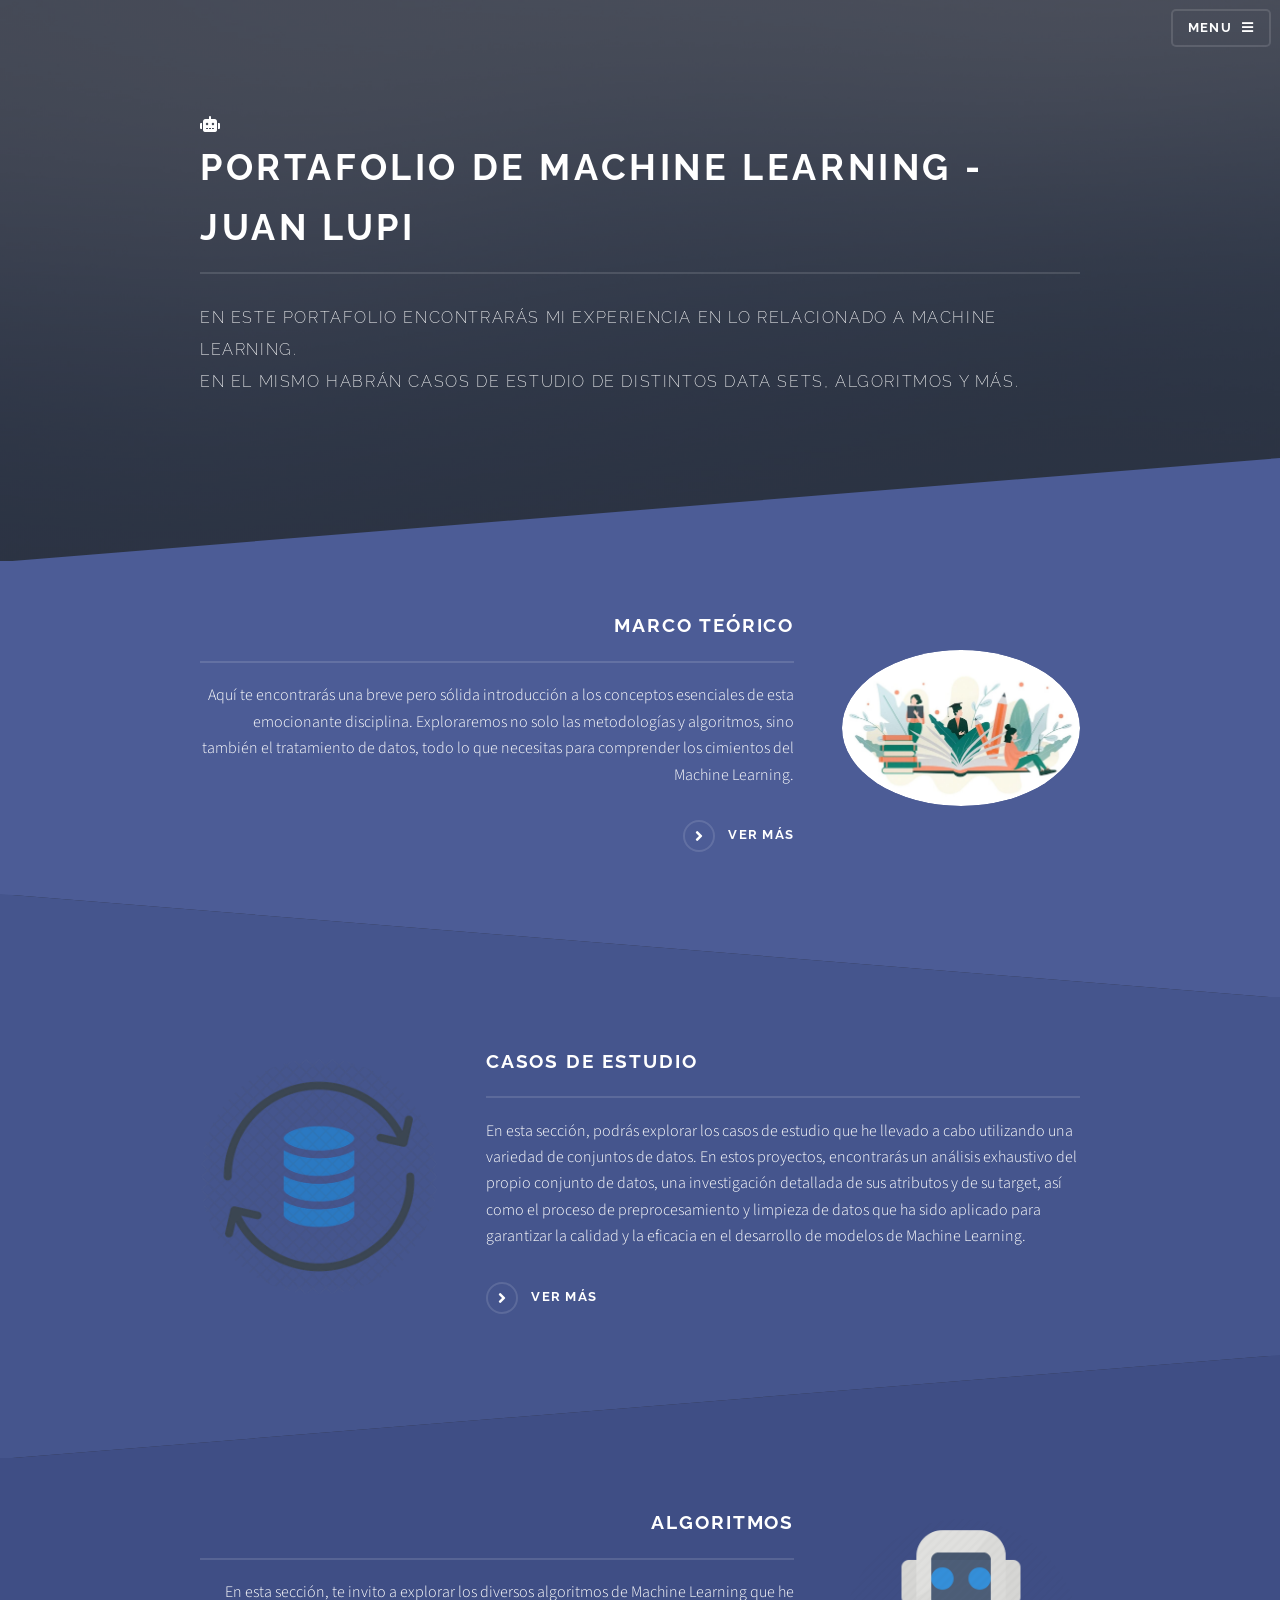
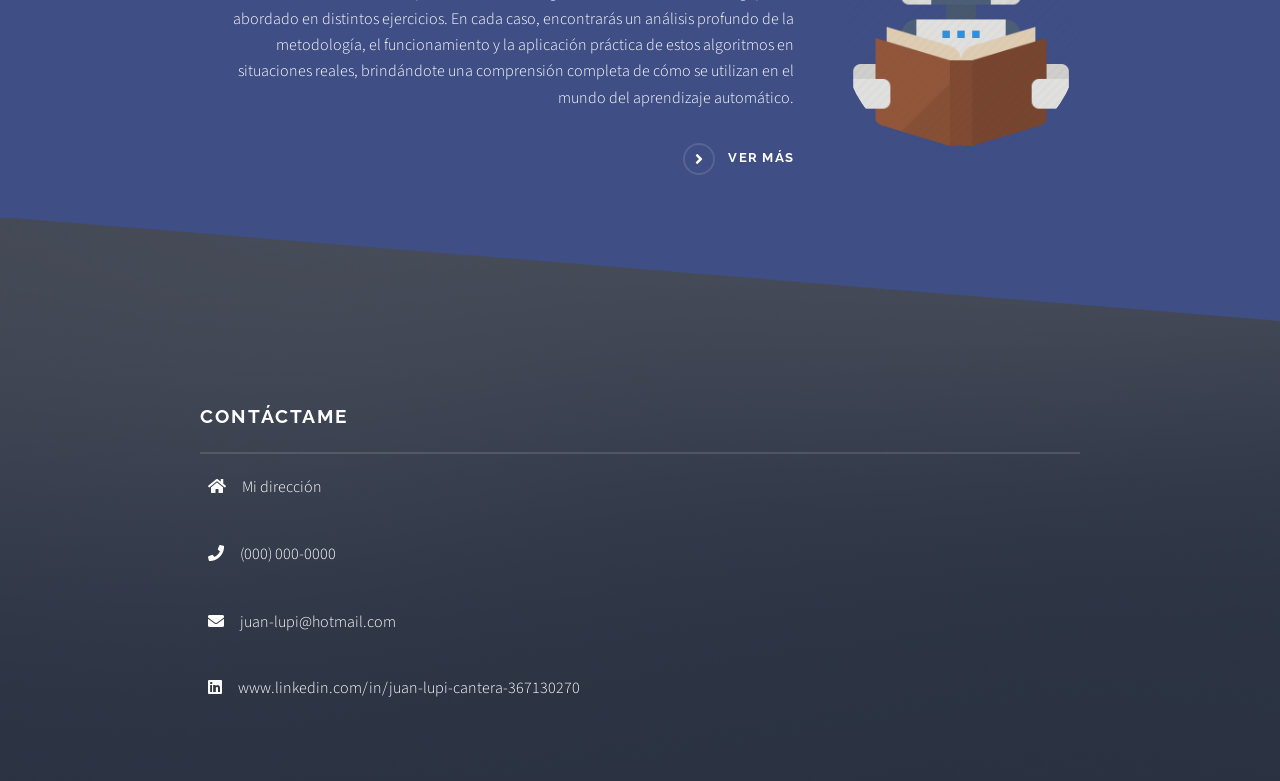
<file: index.html>
<!DOCTYPE HTML>
<!--
	Solid State by HTML5 UP
	html5up.net | @ajlkn
	Free for personal and commercial use under the CCA 3.0 license (html5up.net/license)
-->
<html>

<head>
	<title>Portafolio de Juan Lupi</title>
	<meta charset="utf-8" />
	<meta name="viewport" content="width=device-width, initial-scale=1, user-scalable=no" />
	<link rel="stylesheet" href="assets/css/main.css" />
	<link rel="stylesheet" href="https://use.fontawesome.com/releases/v5.0.8/css/all.css">
	<noscript>
		<link rel="stylesheet" href="assets/css/noscript.css" />
	</noscript>
</head>

<body class="is-preload">

	<!-- Page Wrapper -->
	<div id="page-wrapper">

		<!-- Header -->
		<header id="header" class="alt">
			<h1><a href="index.html">Portafolio Juan Lupi</a></h1>
			<nav>
				<a href="#menu">Menu</a>
			</nav>
		</header>

		<!-- Menu -->
		<nav id="menu">
			<div class="inner">
				<h2>Menu</h2>
				<ul class="links">
					<li><a href="index.html">Home</a></li>					
					<li><a href="menus/marcoTeorico.html">Marco Teórico</a></li>
					<li><a href="menus/casosDeEstudio.html">Casos de estudio</a></li>
					<li><a href="menus/algoritmos.html">Algoritmos</a></li>
				</ul>
				<a href="#" class="close">Close</a>
			</div>
		</nav>

		<!-- Banner -->
		<section id="banner">
			<div class="inner">
				<div class="logo" style="margin: 0%;"><i class="fa fa-robot fa-bounce"></i></div>
				<h2>Portafolio de Machine Learning - Juan Lupi</h2>
				<p>En este portafolio encontrarás mi experiencia en lo relacionado a Machine
					Learning.
					<br />
					En el mismo habrán casos de estudio de distintos data sets, algoritmos y más.
				</p>
			</div>
		</section>

		<!-- Wrapper -->
		<section id="wrapper">

			<!-- One -->
			<section id="one" class="wrapper spotlight style1">
				<div class="inner">
					<a href="menus/marcoTeorico.html" class="image"><img src="images/marcoTeorico.jpg" alt="" /></a>
					<div class="content">
						<h2 class="major">Marco Teórico</h2>
						<p>Aquí te encontrarás una breve pero sólida introducción a los conceptos esenciales de esta
							emocionante disciplina. Exploraremos
							no solo las metodologías y algoritmos, sino también el tratamiento de datos, todo lo que
							necesitas para comprender los cimientos
							del Machine Learning.</p>
						<a href="menus/marcoTeorico.html" class="special">Ver más</a>
					</div>
				</div>
			</section>

			<!-- Two -->
			<section id="two" class="wrapper alt spotlight style2">
				<div class="inner">
					<a href="menus/casosDeEstudio.html" class="image"><img src="images/datasetImg2.webp" alt="" /></a>
					<div class="content">
						<h2 class="major">Casos de Estudio</h2>
						<p>En esta sección, podrás explorar los casos de estudio que he llevado a cabo utilizando una
							variedad de conjuntos
							de datos. En estos proyectos, encontrarás un análisis exhaustivo del propio conjunto de
							datos, una investigación
							detallada de sus atributos y de su target, así como el proceso de preprocesamiento y
							limpieza de datos
							que ha sido aplicado para garantizar la calidad y la eficacia en el desarrollo de modelos de
							Machine Learning.</p>
						<a href="menus/casosDeEstudio.html" class="special">Ver más</a>
					</div>
				</div>
			</section>

			<!-- Three -->
			<section id="three" class="wrapper spotlight style3">
				<div class="inner">
					<a href="menus/algoritmos.html" class="image"><img src="images/mlRobot.png" alt="" /></a>
					<div class="content">
						<h2 class="major">Algoritmos</h2>
						<p>En esta sección, te invito a explorar los diversos algoritmos de Machine Learning que he
							abordado en distintos ejercicios.
							En cada caso, encontrarás un análisis profundo de la metodología, el funcionamiento y la
							aplicación práctica de estos
							algoritmos en situaciones reales, brindándote una comprensión completa de cómo se utilizan
							en el mundo del aprendizaje
							automático.</p>
						<a href="menus/algoritmos.html" class="special">Ver más</a>
					</div>
				</div>
			</section>
		</section>

		<!-- Footer -->
		<section id="footer">
			<div class="inner">
				<h2 class="major">Contáctame</h2>
				<ul class="contact">
					<li><i class="icon solid fa-home" style="padding: 0 1em 0 0;"></i>Mi dirección</li>
					<li><i class="icon solid fa-phone" style="padding: 0 1em 0 0;"></i>(000) 000-0000</li>
					<li><i class="icon solid fa-envelope" style="padding: 0 1em 0 0;"></i>juan-lupi@hotmail.com</li>
					<li><i class="fab fa-linkedin" style="padding: 0 1em 0 0;"></i>www.linkedin.com/in/juan-lupi-cantera-367130270</li>
				</ul>
			</div>
		</section>

	</div>

	<!-- Scripts -->
	<script src="assets/js/jquery.min.js"></script>
	<script src="assets/js/jquery.scrollex.min.js"></script>
	<script src="assets/js/browser.min.js"></script>
	<script src="assets/js/breakpoints.min.js"></script>
	<script src="assets/js/util.js"></script>
	<script src="assets/js/main.js"></script>

</body>

</html>
</file>
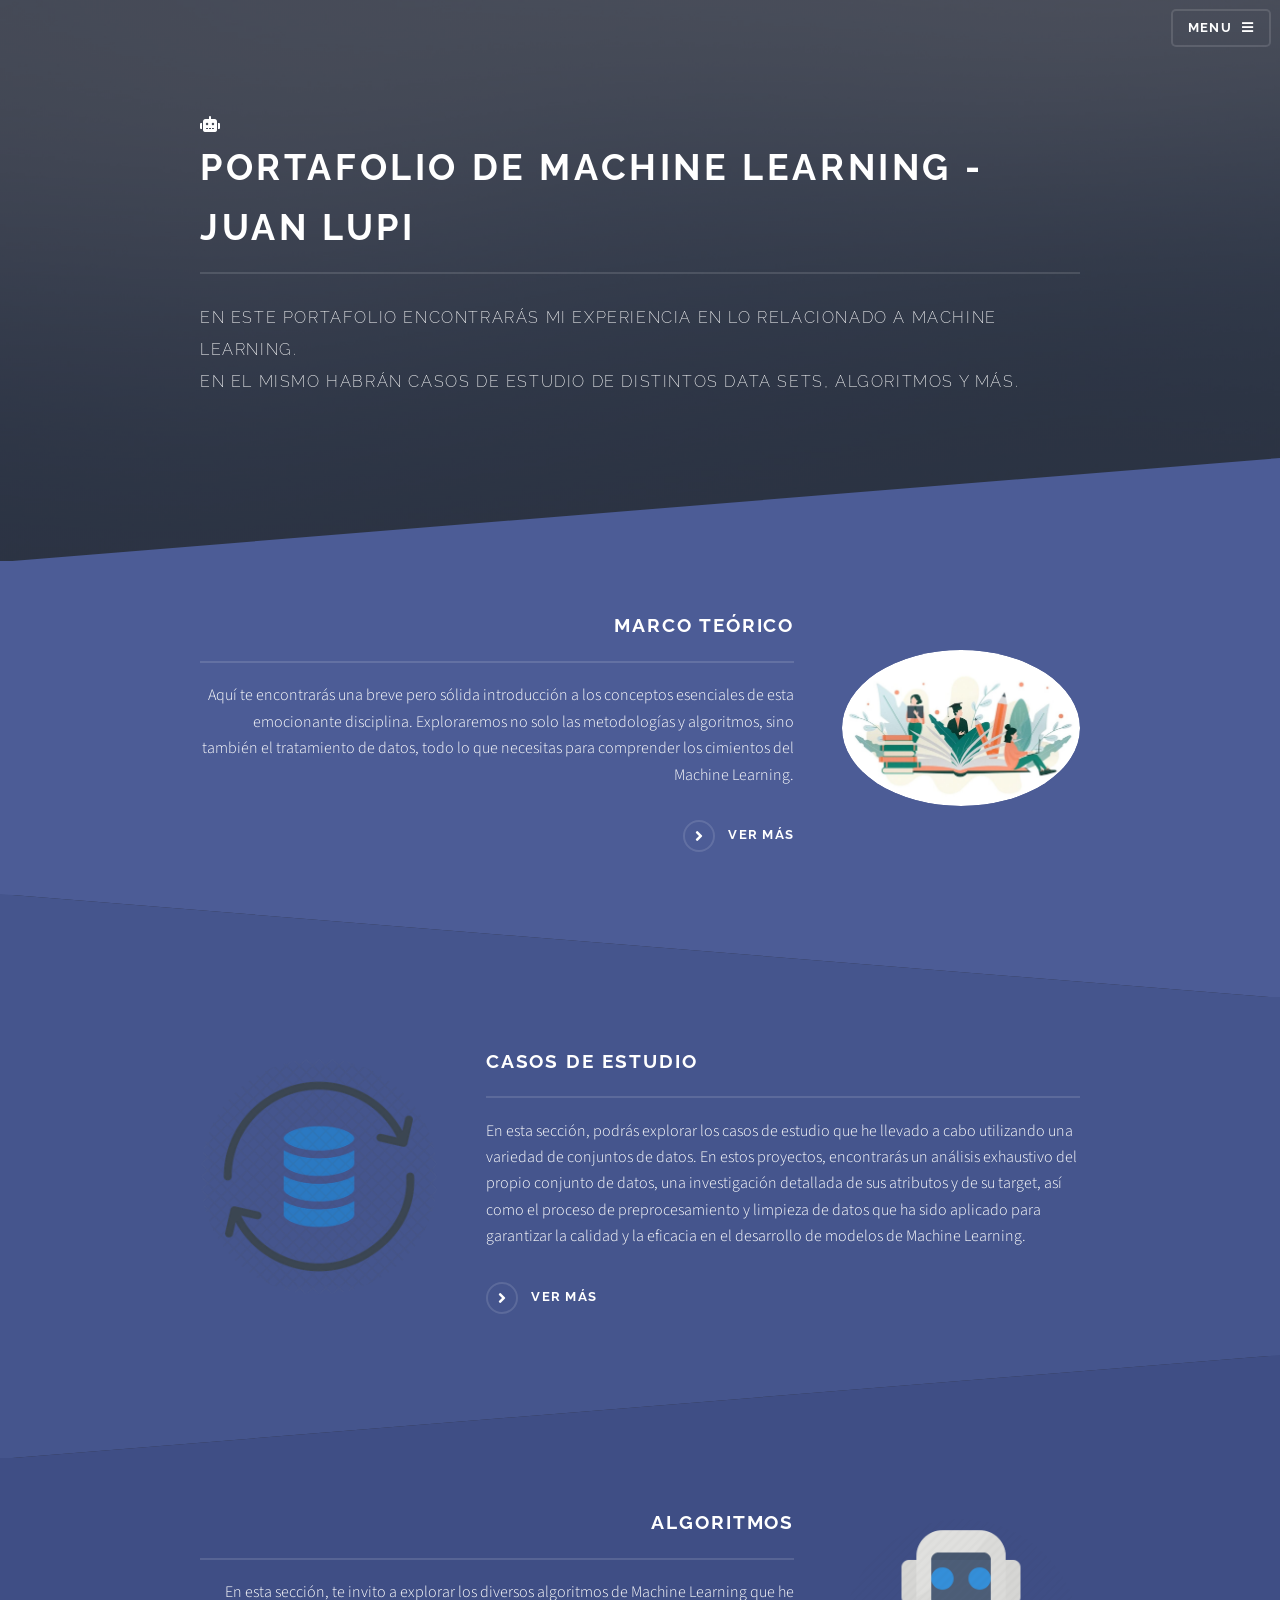
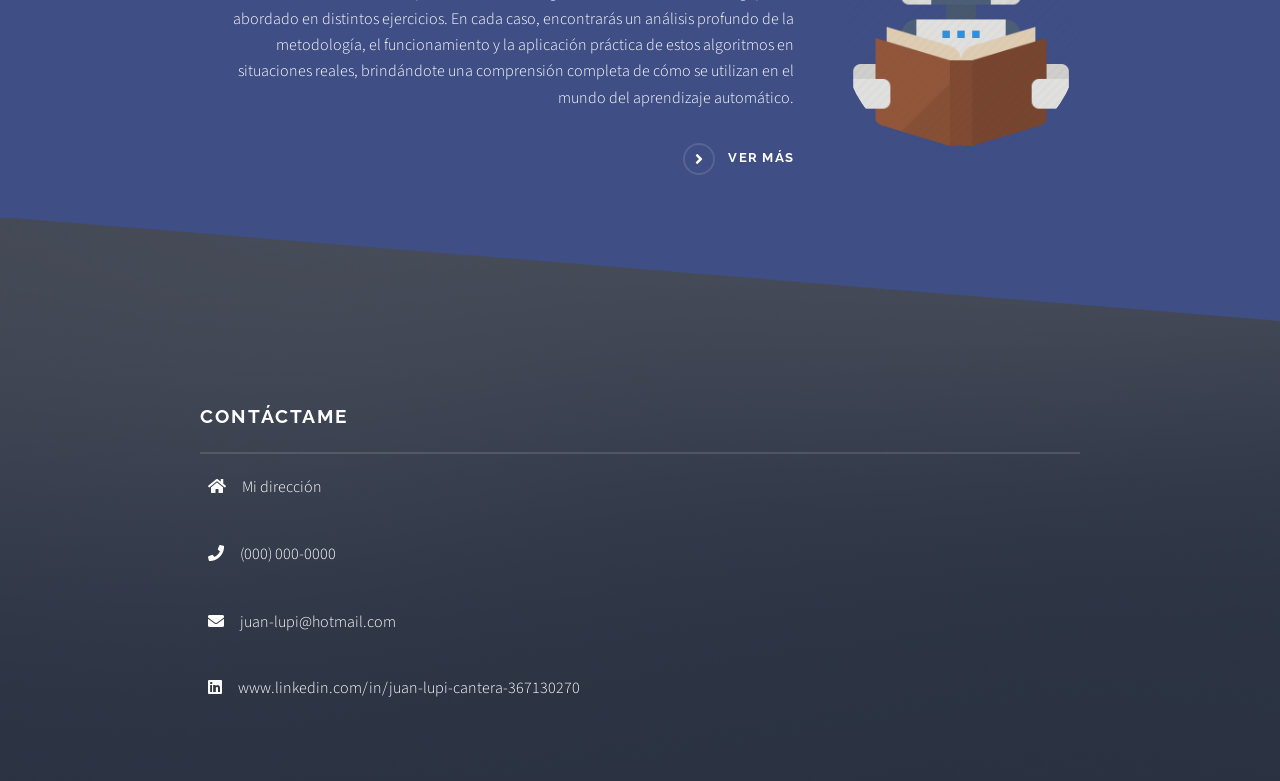
<file: root/index.html>
<!DOCTYPE HTML>
<!--
	Solid State by HTML5 UP
	html5up.net | @ajlkn
	Free for personal and commercial use under the CCA 3.0 license (html5up.net/license)
-->
<html>

<head>
	<title>Portafolio de Juan Lupi</title>
	<meta charset="utf-8" />
	<meta name="viewport" content="width=device-width, initial-scale=1, user-scalable=no" />
	<link rel="stylesheet" href="assets/css/main.css" />
	<link rel="stylesheet" href="https://use.fontawesome.com/releases/v5.0.8/css/all.css">
	<noscript>
		<link rel="stylesheet" href="assets/css/noscript.css" />
	</noscript>
</head>

<body class="is-preload">

	<!-- Page Wrapper -->
	<div id="page-wrapper">

		<!-- Header -->
		<header id="header" class="alt">
			<h1><a href="index.html">Portafolio Juan Lupi</a></h1>
			<nav>
				<a href="#menu">Menu</a>
			</nav>
		</header>

		<!-- Menu -->
		<nav id="menu">
			<div class="inner">
				<h2>Menu</h2>
				<ul class="links">
					<li><a href="index.html">Home</a></li>					
					<li><a href="menus/marcoTeorico.html">Marco Teórico</a></li>
					<li><a href="menus/casosDeEstudio.html">Casos de estudio</a></li>
					<li><a href="menus/algoritmos.html">Algoritmos</a></li>
				</ul>
				<a href="#" class="close">Close</a>
			</div>
		</nav>

		<!-- Banner -->
		<section id="banner">
			<div class="inner">
				<div class="logo" style="margin: 0%;"><i class="fa fa-robot fa-bounce"></i></div>
				<h2>Portafolio de Machine Learning - Juan Lupi</h2>
				<p>En este portafolio encontrarás mi experiencia en lo relacionado a Machine
					Learning.
					<br />
					En el mismo habrán casos de estudio de distintos data sets, algoritmos y más.
				</p>
			</div>
		</section>

		<!-- Wrapper -->
		<section id="wrapper">

			<!-- One -->
			<section id="one" class="wrapper spotlight style1">
				<div class="inner">
					<a href="menus/marcoTeorico.html" class="image"><img src="images/marcoTeorico.jpg" alt="" /></a>
					<div class="content">
						<h2 class="major">Marco Teórico</h2>
						<p>Aquí te encontrarás una breve pero sólida introducción a los conceptos esenciales de esta
							emocionante disciplina. Exploraremos
							no solo las metodologías y algoritmos, sino también el tratamiento de datos, todo lo que
							necesitas para comprender los cimientos
							del Machine Learning.</p>
						<!-- <p>Aquí encontrarás una breve introducción a los conceptos elementales de Machine Learning. Tanto de metodologías, como de algoritmos y tratamiento de datos.  </p> -->
						<a href="menus/marcoTeorico.html" class="special">Ver más</a>
					</div>
				</div>
			</section>

			<!-- Two -->
			<section id="two" class="wrapper alt spotlight style2">
				<div class="inner">
					<a href="menus/casosDeEstudio.html" class="image"><img src="images/datasetImg2.webp" alt="" /></a>
					<div class="content">
						<h2 class="major">Casos de Estudio</h2>
						<p>En esta sección, podrás explorar los casos de estudio que he llevado a cabo utilizando una
							variedad de conjuntos
							de datos. En estos proyectos, encontrarás un análisis exhaustivo del propio conjunto de
							datos, una investigación
							detallada de sus atributos y de su target, así como el proceso de preprocesamiento y
							limpieza de datos
							que ha sido aplicado para garantizar la calidad y la eficacia en el desarrollo de modelos de
							Machine Learning.</p>
						<a href="menus/casosDeEstudio.html" class="special">Ver más</a>
					</div>
				</div>
			</section>

			<!-- Three -->
			<section id="three" class="wrapper spotlight style3">
				<div class="inner">
					<a href="menus/algoritmos.html" class="image"><img src="images/mlRobot.png" alt="" /></a>
					<div class="content">
						<h2 class="major">Algoritmos</h2>
						<p>En esta sección, te invito a explorar los diversos algoritmos de Machine Learning que he
							abordado en distintos ejercicios.
							En cada caso, encontrarás un análisis profundo de la metodología, el funcionamiento y la
							aplicación práctica de estos
							algoritmos en situaciones reales, brindándote una comprensión completa de cómo se utilizan
							en el mundo del aprendizaje
							automático.</p>
						<a href="menus/algoritmos.html" class="special">Ver más</a>
					</div>
				</div>
			</section>
		</section>

		<!-- Footer -->
		<section id="footer">
			<div class="inner">
				<h2 class="major">Contáctame</h2>
				<ul class="contact">
					<li><i class="icon solid fa-home" style="padding: 0 1em 0 0;"></i>Mi dirección</li>
					<li><i class="icon solid fa-phone" style="padding: 0 1em 0 0;"></i>(000) 000-0000</li>
					<li><i class="icon solid fa-envelope" style="padding: 0 1em 0 0;"></i>juan-lupi@hotmail.com</li>
					<li><i class="fab fa-linkedin" style="padding: 0 1em 0 0;"></i>www.linkedin.com/in/juan-lupi-cantera-367130270</li>
				</ul>
			</div>
		</section>

	</div>

	<!-- Scripts -->
	<script src="assets/js/jquery.min.js"></script>
	<script src="assets/js/jquery.scrollex.min.js"></script>
	<script src="assets/js/browser.min.js"></script>
	<script src="assets/js/breakpoints.min.js"></script>
	<script src="assets/js/util.js"></script>
	<script src="assets/js/main.js"></script>

</body>

</html>
</file>
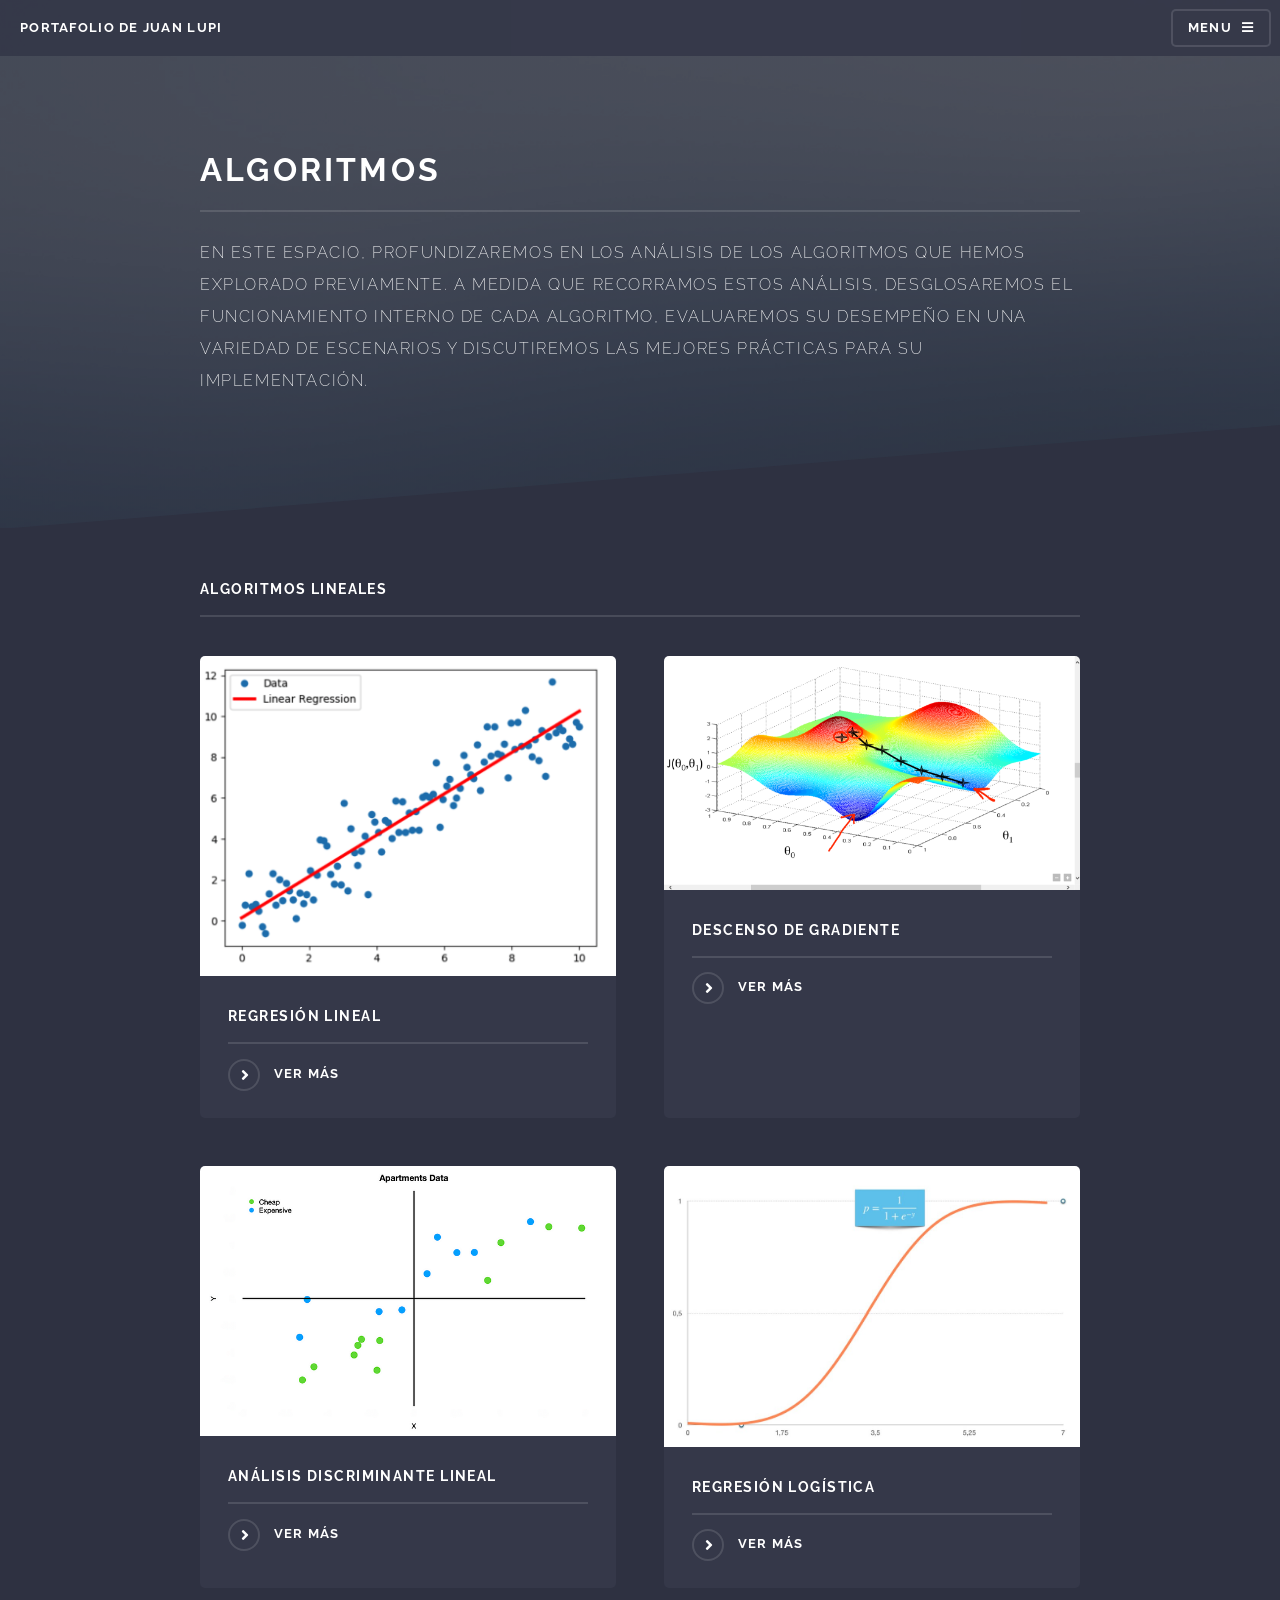
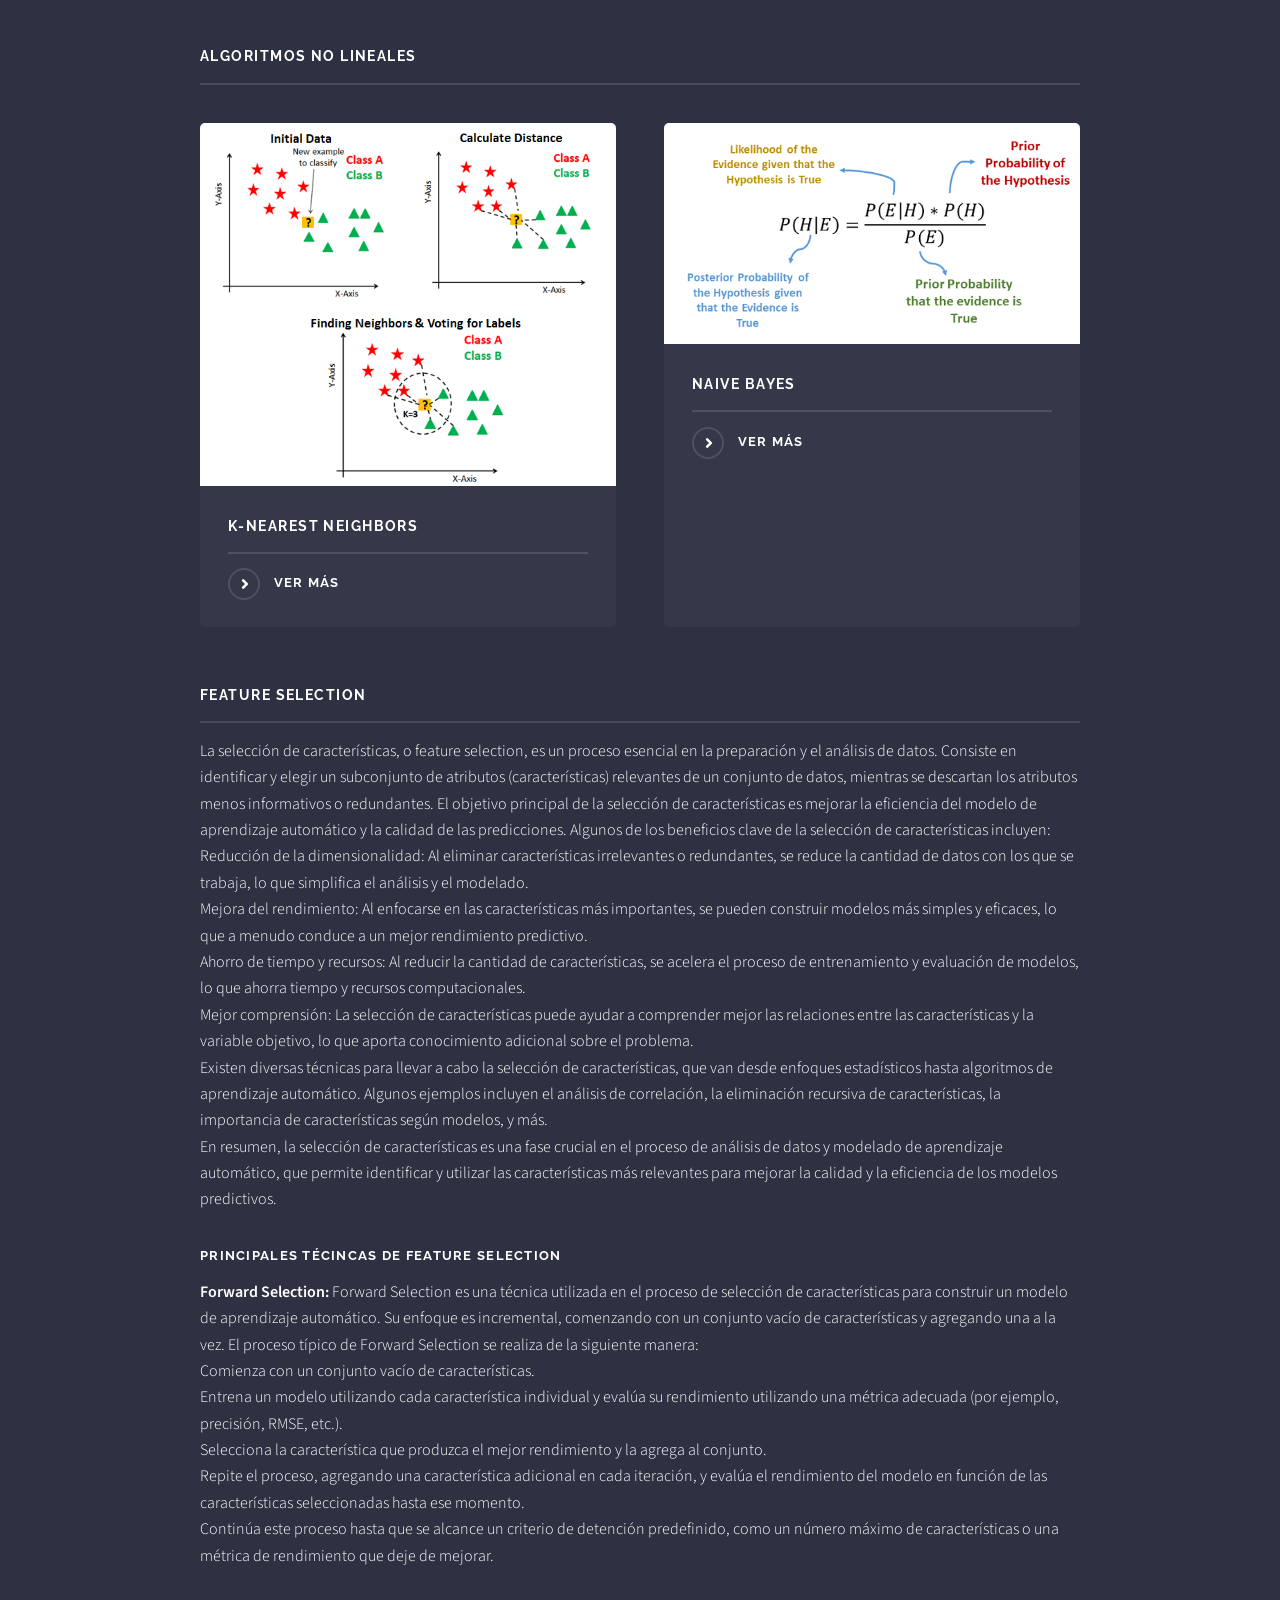
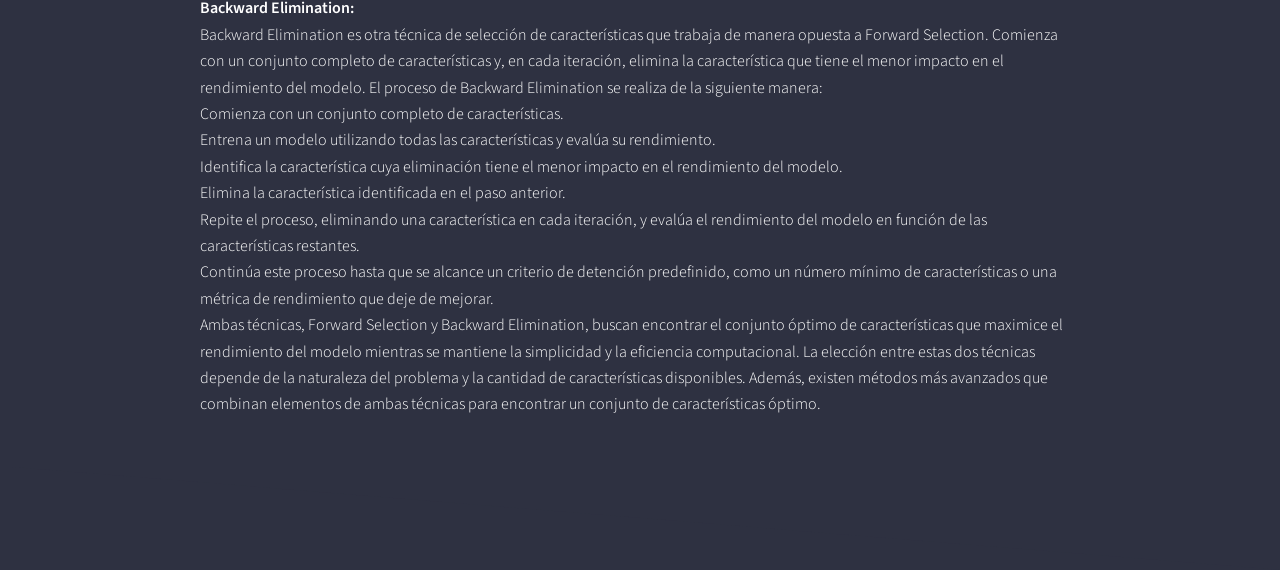
<file: menus/algoritmos.html>
<!DOCTYPE HTML>
<!--
	Solid State by HTML5 UP
	html5up.net | @ajlkn
	Free for personal and commercial use under the CCA 3.0 license (html5up.net/license)
-->
<html>

<head>
	<title>Portafolio de Juan Lupi</title>
	<meta charset="utf-8" />
	<meta name="viewport" content="width=device-width, initial-scale=1, user-scalable=no" />
	<link rel="stylesheet" href="../assets/css/main.css" />
	<noscript>
		<link rel="stylesheet" href="../assets/css/noscript.css" />
	</noscript>
</head>

<body class="is-preload">

	<!-- Page Wrapper -->
	<div id="page-wrapper">

		<!-- Header -->
		<header id="header">
			<h1><a href="../index.html">Portafolio de Juan Lupi</a></h1>
			<nav>
				<a href="#menu">Menu</a>
			</nav>
		</header>

		<!-- Menu -->
		<nav id="menu">
			<div class="inner">
				<h2>Menu</h2>
				<ul class="links">
					<li><a href="../index.html">Home</a></li>
					<li><a href="marcoTeorico.html">Marco Teórico</a></li>
					<li><a href="casosDeEstudio.html">Casos de estudio</a></li>
					<li><a href="algoritmos.html">Algoritmos</a></li>
				</ul>
				<a href="#" class="close">Close</a>
			</div>
		</nav>

		<!-- Wrapper -->
		<section id="wrapper">
			<header>
				<div class="inner">
					<h2>Algoritmos</h2>
					<p>En este espacio, profundizaremos en los análisis de los algoritmos que hemos explorado
						previamente.
						A medida que recorramos estos análisis, desglosaremos el funcionamiento interno de cada
						algoritmo,
						evaluaremos su desempeño en una variedad de escenarios y discutiremos las mejores prácticas para
						su implementación.</p>
				</div>
			</header>

			<!-- Content -->
			<div class="wrapper">
				<div class="inner">
					<h3 class="major">Algoritmos Lineales</h3>
					<section class="features">
						<article>
							<a href="../menus/algoritmos/regresionLineal.html" class="image"><img
									src="../images/regresinlineal.ppm" alt="" /></a>
							<h3 class="major">Regresión Lineal</h3>
							<a href="../menus/algoritmos/regresionLineal.html" class="special">Ver más</a>
						</article>
						<article>
							<a href="../menus/algoritmos/descensogradiente.html" class="image"><img src="../images/descensogradiente.png" alt="" /></a>
							<h3 class="major">Descenso de Gradiente</h3>
							
							<a href="../menus/algoritmos/descensogradiente.html" class="special">Ver más</a>
						</article>
						<article>
							<a href="../menus/algoritmos/analisisDisLin.html" class="image"><img src="../images/lda.png" alt="" /></a>
							<h3 class="major">Análisis Discriminante Lineal</h3>
							
							<a href="../menus/algoritmos/analisisDisLin.html" class="special">Ver más</a>
						</article>
						<article>
							<a href="../menus/algoritmos/regresionLogistica.html" class="image"><img src="../images/regresionLogistica.jpg" alt="" /></a>
							<h3 class="major">Regresión Logística</h3>
							
							<a href="../menus/algoritmos/regresionLogistica.html" class="special">Ver más</a>
						</article>
					</section>

					<h3 class="major">Algoritmos No Lineales</h3>
					<section class="features">
						<article>
							<a href="../menus/algoritmos/Knn.html" class="image"><img src="../images/knn.png" alt="" /></a>
							<h3 class="major">k-Nearest Neighbors</h3>
							
							<a href="../menus/algoritmos/Knn.html" class="special">Ver más</a>
						</article>
						<article>
							<a href="../menus/algoritmos/naiveBayes.html" class="image"><img src="../images/naivebayes.png" alt="" /></a>
							<h3 class="major">Naive Bayes</h3>
							
							<a href="../menus/algoritmos/naiveBayes.html" class="special">Ver más</a>
						</article>
					</section>

					<h3 class="major">Feature Selection</h3>
					<p>
						La selección de características, o feature selection, es un proceso esencial en la preparación y
						el análisis de datos. Consiste en identificar y elegir un subconjunto de atributos
						(características) relevantes de un conjunto de datos, mientras se descartan los atributos menos
						informativos o redundantes. El objetivo principal de la selección de características es mejorar
						la eficiencia del modelo de aprendizaje automático y la calidad de las predicciones. Algunos de
						los beneficios clave de la selección de características incluyen:
						<br>
						Reducción de la dimensionalidad: Al eliminar características irrelevantes o redundantes, se
						reduce la cantidad de datos con los que se trabaja, lo que simplifica el análisis y el modelado.
						<br>
						Mejora del rendimiento: Al enfocarse en las características más importantes, se pueden construir
						modelos más simples y eficaces, lo que a menudo conduce a un mejor rendimiento predictivo.
						<br>
						Ahorro de tiempo y recursos: Al reducir la cantidad de características, se acelera el proceso de
						entrenamiento y evaluación de modelos, lo que ahorra tiempo y recursos computacionales.
						<br>
						Mejor comprensión: La selección de características puede ayudar a comprender mejor las
						relaciones entre las características y la variable objetivo, lo que aporta conocimiento
						adicional sobre el problema.
						<br>
						Existen diversas técnicas para llevar a cabo la selección de características, que van desde
						enfoques estadísticos hasta algoritmos de aprendizaje automático. Algunos ejemplos incluyen el
						análisis de correlación, la eliminación recursiva de características, la importancia de
						características según modelos, y más.
						<br>
						En resumen, la selección de características es una fase crucial en el proceso de análisis de
						datos y modelado de aprendizaje automático, que permite identificar y utilizar las
						características más relevantes para mejorar la calidad y la eficiencia de los modelos
						predictivos.
					</p>
					<h4>Principales técincas de Feature Selection</h4>
					<p>
						<strong>Forward Selection:</strong>

						Forward Selection es una técnica utilizada en el proceso de selección de características para
						construir un modelo de aprendizaje automático. Su enfoque es incremental, comenzando con un
						conjunto vacío de características y agregando una a la vez. El proceso típico de Forward
						Selection se realiza de la siguiente manera:
						<br>
						Comienza con un conjunto vacío de características.
						<br>
						Entrena un modelo utilizando cada característica individual y evalúa su rendimiento utilizando
						una métrica adecuada (por ejemplo, precisión, RMSE, etc.).
						<br>
						Selecciona la característica que produzca el mejor rendimiento y la agrega al conjunto.
						<br>
						Repite el proceso, agregando una característica adicional en cada iteración, y evalúa el
						rendimiento del modelo en función de las características seleccionadas hasta ese momento.
						<br>
						Continúa este proceso hasta que se alcance un criterio de detención predefinido, como un número
						máximo de características o una métrica de rendimiento que deje de mejorar.
						<br>
						<br>
						<strong>Backward Elimination:</strong>
						<br>
						Backward Elimination es otra técnica de selección de características que trabaja de manera
						opuesta a Forward Selection. Comienza con un conjunto completo de características y, en cada
						iteración, elimina la característica que tiene el menor impacto en el rendimiento del modelo. El
						proceso de Backward Elimination se realiza de la siguiente manera:
						<br>
						Comienza con un conjunto completo de características.
						<br>
						Entrena un modelo utilizando todas las características y evalúa su rendimiento.
						<br>
						Identifica la característica cuya eliminación tiene el menor impacto en el rendimiento del
						modelo.
						<br>
						Elimina la característica identificada en el paso anterior.
						<br>
						Repite el proceso, eliminando una característica en cada iteración, y evalúa el rendimiento del
						modelo en función de las características restantes.
						<br>
						Continúa este proceso hasta que se alcance un criterio de detención predefinido, como un número
						mínimo de características o una métrica de rendimiento que deje de mejorar.
						<br>
						Ambas técnicas, Forward Selection y Backward Elimination, buscan encontrar el conjunto óptimo de
						características que maximice el rendimiento del modelo mientras se mantiene la simplicidad y la
						eficiencia computacional. La elección entre estas dos técnicas depende de la naturaleza del
						problema y la cantidad de características disponibles. Además, existen métodos más avanzados que
						combinan elementos de ambas técnicas para encontrar un conjunto de características óptimo.
					</p>
				</div>
			</div>

		</section>
	</div>

	<!-- Scripts -->
	<script src="../assets/js/jquery.min.js"></script>
	<script src="../assets/js/jquery.scrollex.min.js"></script>
	<script src="../assets/js/browser.min.js"></script>
	<script src="../assets/js/breakpoints.min.js"></script>
	<script src="../assets/js/util.js"></script>
	<script src="../assets/js/main.js"></script>

</body>

</html>
</file>
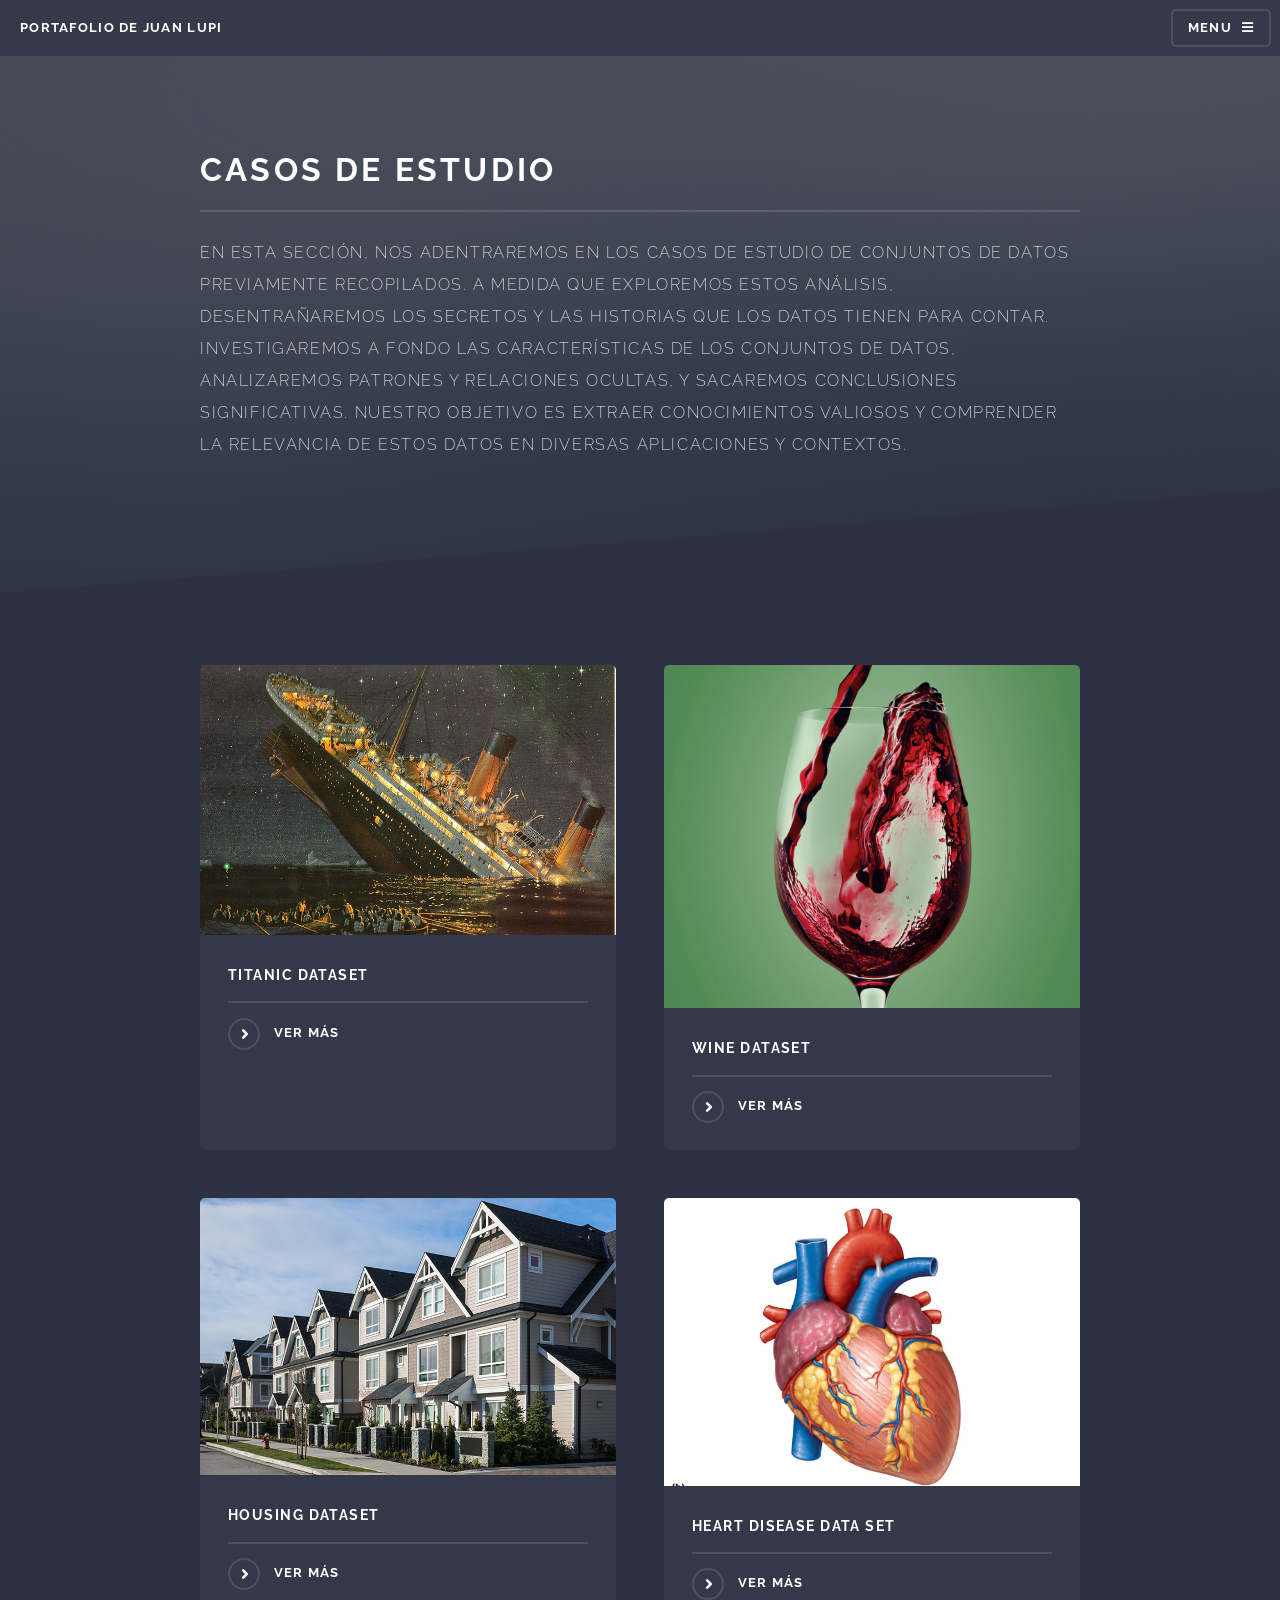
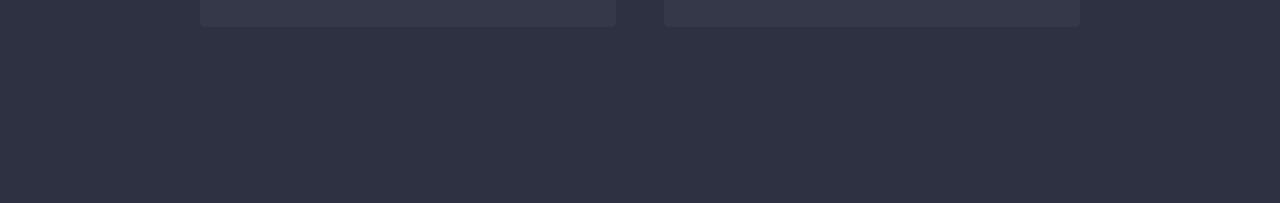
<file: menus/casosDeEstudio.html>
<!DOCTYPE HTML>
<!--
	Solid State by HTML5 UP
	html5up.net | @ajlkn
	Free for personal and commercial use under the CCA 3.0 license (html5up.net/license)
-->
<html>

<head>
	<title>Portafolio de Juan Lupi</title>
	<meta charset="utf-8" />
	<meta name="viewport" content="width=device-width, initial-scale=1, user-scalable=no" />
	<link rel="stylesheet" href="../assets/css/main.css" />
	<noscript>
		<link rel="stylesheet" href="../assets/css/noscript.css" />
	</noscript>
</head>

<body class="is-preload">

	<!-- Page Wrapper -->
	<div id="page-wrapper">

		<!-- Header -->
		<header id="header">
			<h1><a href="../index.html">Portafolio de Juan Lupi</a></h1>
			<nav>
				<a href="#menu">Menu</a>
			</nav>
		</header>

		<!-- Menu -->
		<nav id="menu">
			<div class="inner">
				<h2>Menu</h2>
				<ul class="links">
					<li><a href="../index.html">Home</a></li>
					<li><a href="marcoTeorico.html">Marco Teórico</a></li>
					<li><a href="casosDeEstudio.html">Casos de estudio</a></li>
					<li><a href="algoritmos.html">Algoritmos</a></li>
				</ul>
				<a href="#" class="close">Close</a>
			</div>
		</nav>

		<!-- Wrapper -->
		<section id="wrapper">
			<header>
				<div class="inner">
					<h2>Casos de Estudio</h2>
					<p>En esta sección, nos adentraremos en los casos de estudio de conjuntos de datos previamente
						recopilados. A medida que exploremos estos análisis, desentrañaremos los secretos y las
						historias que los datos tienen para contar. Investigaremos a fondo las características de los
						conjuntos de datos, analizaremos patrones y relaciones ocultas, y sacaremos conclusiones
						significativas. Nuestro objetivo es extraer conocimientos valiosos y comprender la relevancia de
						estos datos en diversas aplicaciones y contextos. </p>
				</div>
			</header>

			<!-- Content -->
			<div class="wrapper">
				<div class="inner">
					<section class="features">
						<article>
							<a href="../menus/casosDeEstudio/titanic.html" class="image"><img
									src="../images/titanic.jpeg" alt="" /></a>
							<h3 class="major">Titanic Dataset</h3>
							
							<a href="../menus/casosDeEstudio/titanic.html" class="special">Ver más</a>
						</article>
						<article>
							<a href="../menus/casosDeEstudio/wine.html" class="image"><img
									src="../images/wine.jpg" alt="" /></a>
							<h3 class="major">Wine Dataset</h3>
							
							<a href="../menus/casosDeEstudio/wine.html" class="special">Ver más</a>
						</article>
						<article>
							<a href="../menus/casosDeEstudio/housing.html" class="image"><img src="../images/housing.jpeg" alt="" /></a>
							<h3 class="major">Housing Dataset</h3>
							
							<a href="../menus/casosDeEstudio/housing.html" class="special">Ver más</a>
						</article>
						<article>
							<a href="../menus/casosDeEstudio/heartDisease.html" class="image"><img
									src="../images/heart.jpeg" alt="" /></a>
							<h3 class="major">Heart Disease Data Set</h3>
							
							<a href="../menus/casosDeEstudio/heartDisease.html" class="special">Ver más</a>
						</article>

					</section>

				</div>
			</div>
		</section>

	</div>

	<!-- Scripts -->
	<script src="../assets/js/jquery.min.js"></script>
	<script src="../assets/js/jquery.scrollex.min.js"></script>
	<script src="../assets/js/browser.min.js"></script>
	<script src="../assets/js/breakpoints.min.js"></script>
	<script src="../assets/js/util.js"></script>
	<script src="../assets/js/main.js"></script>

</body>

</html>
</file>
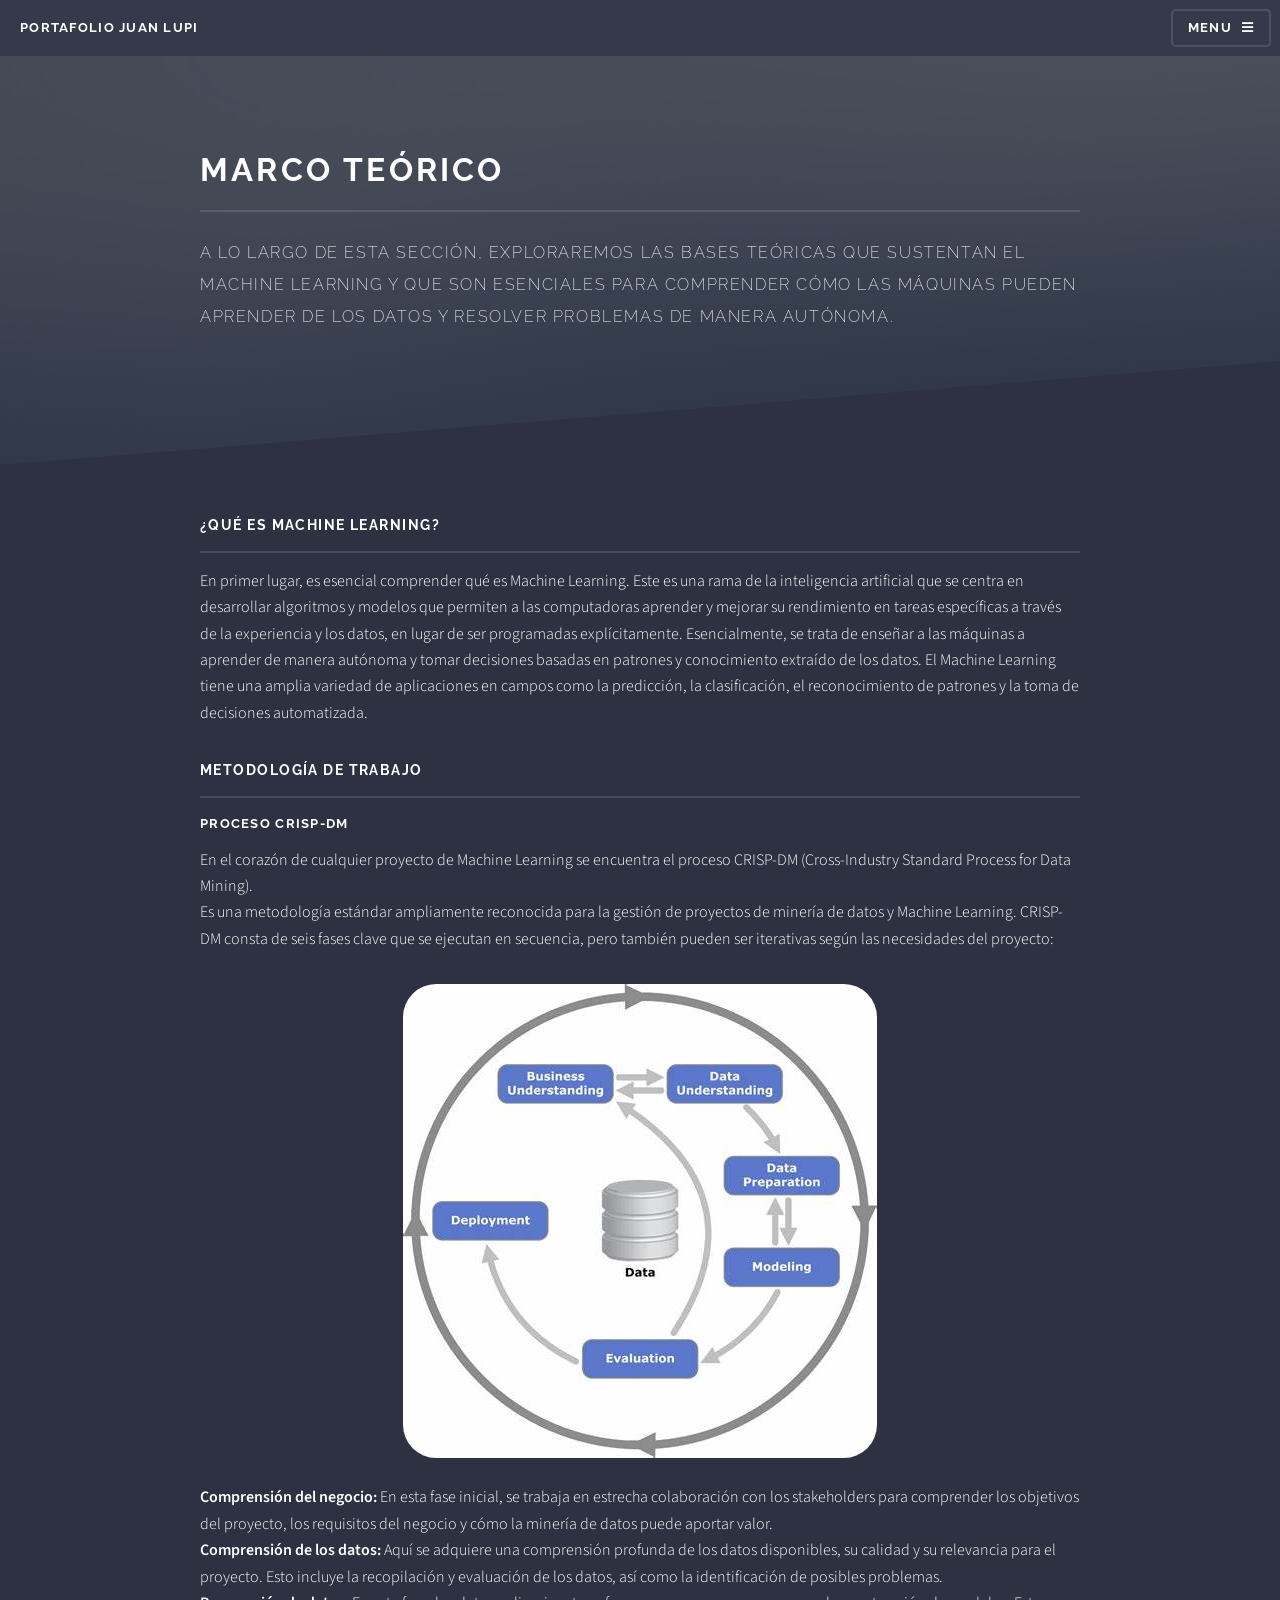
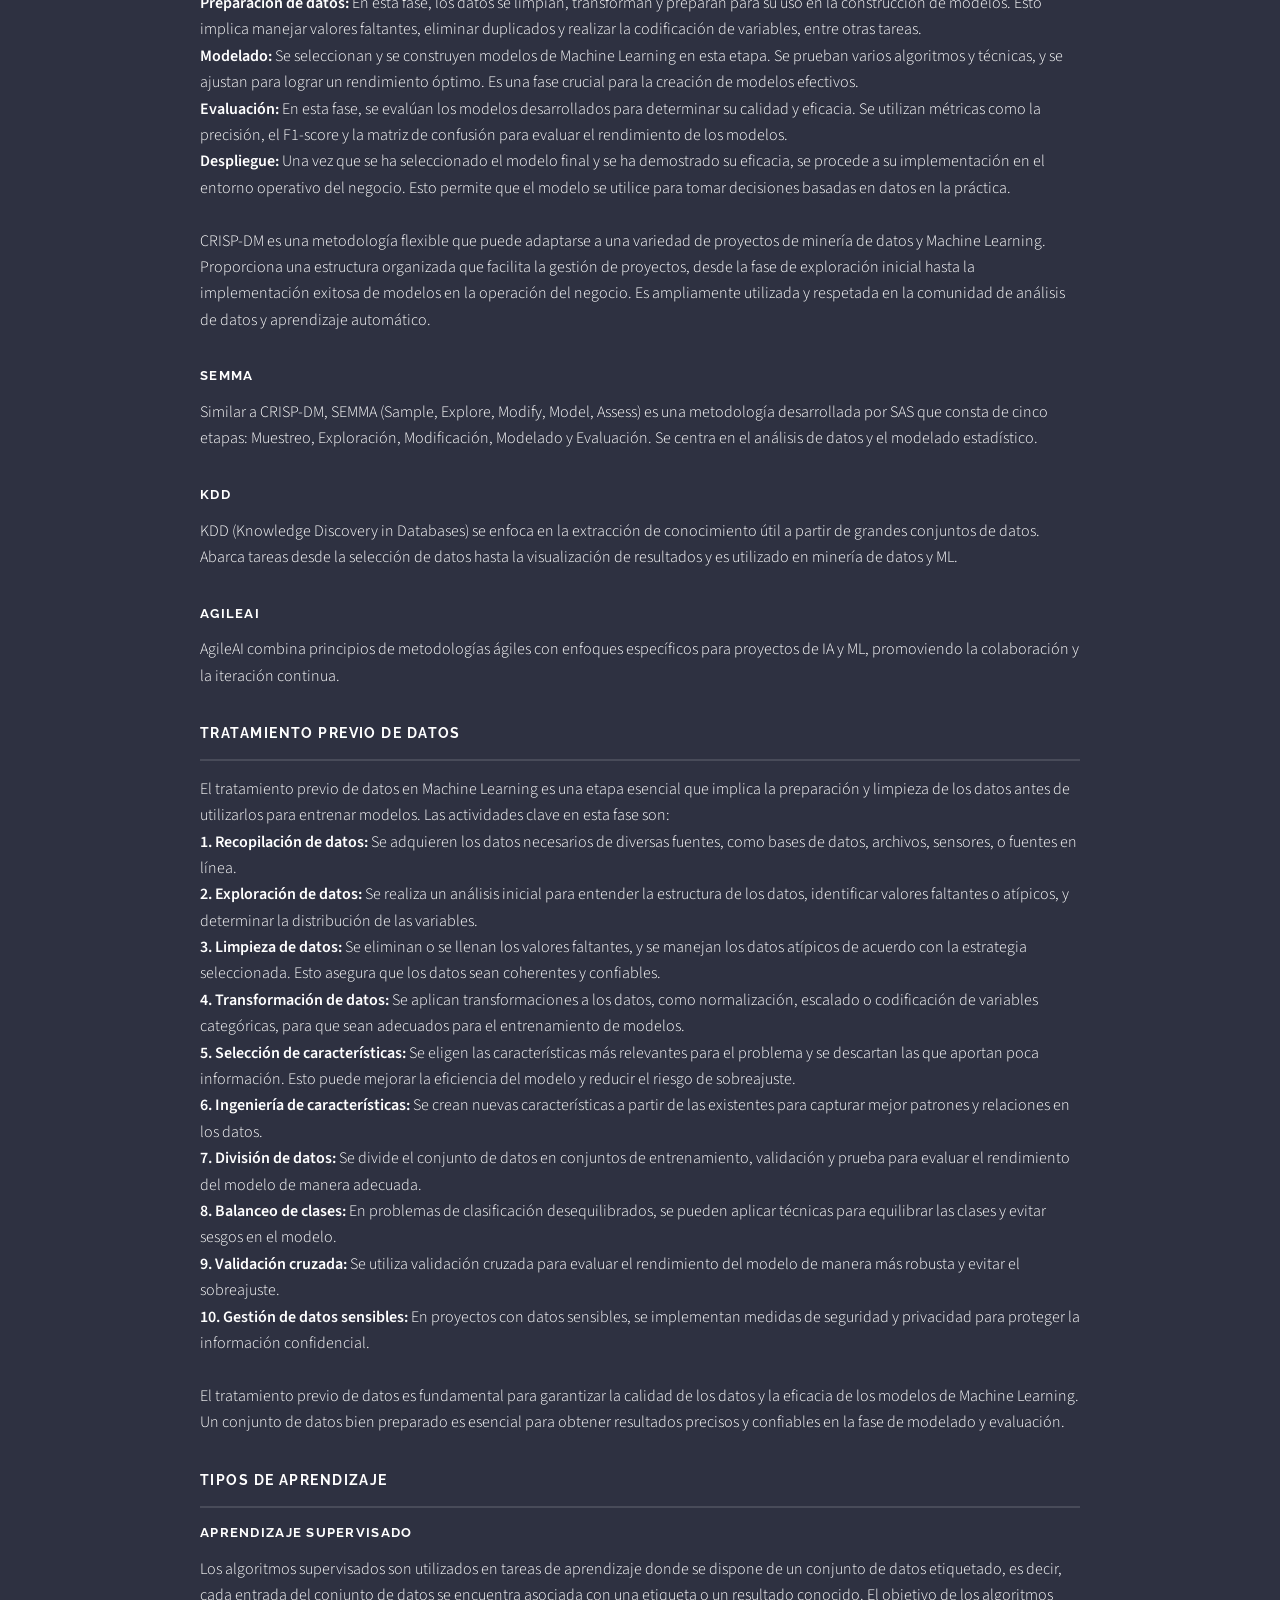
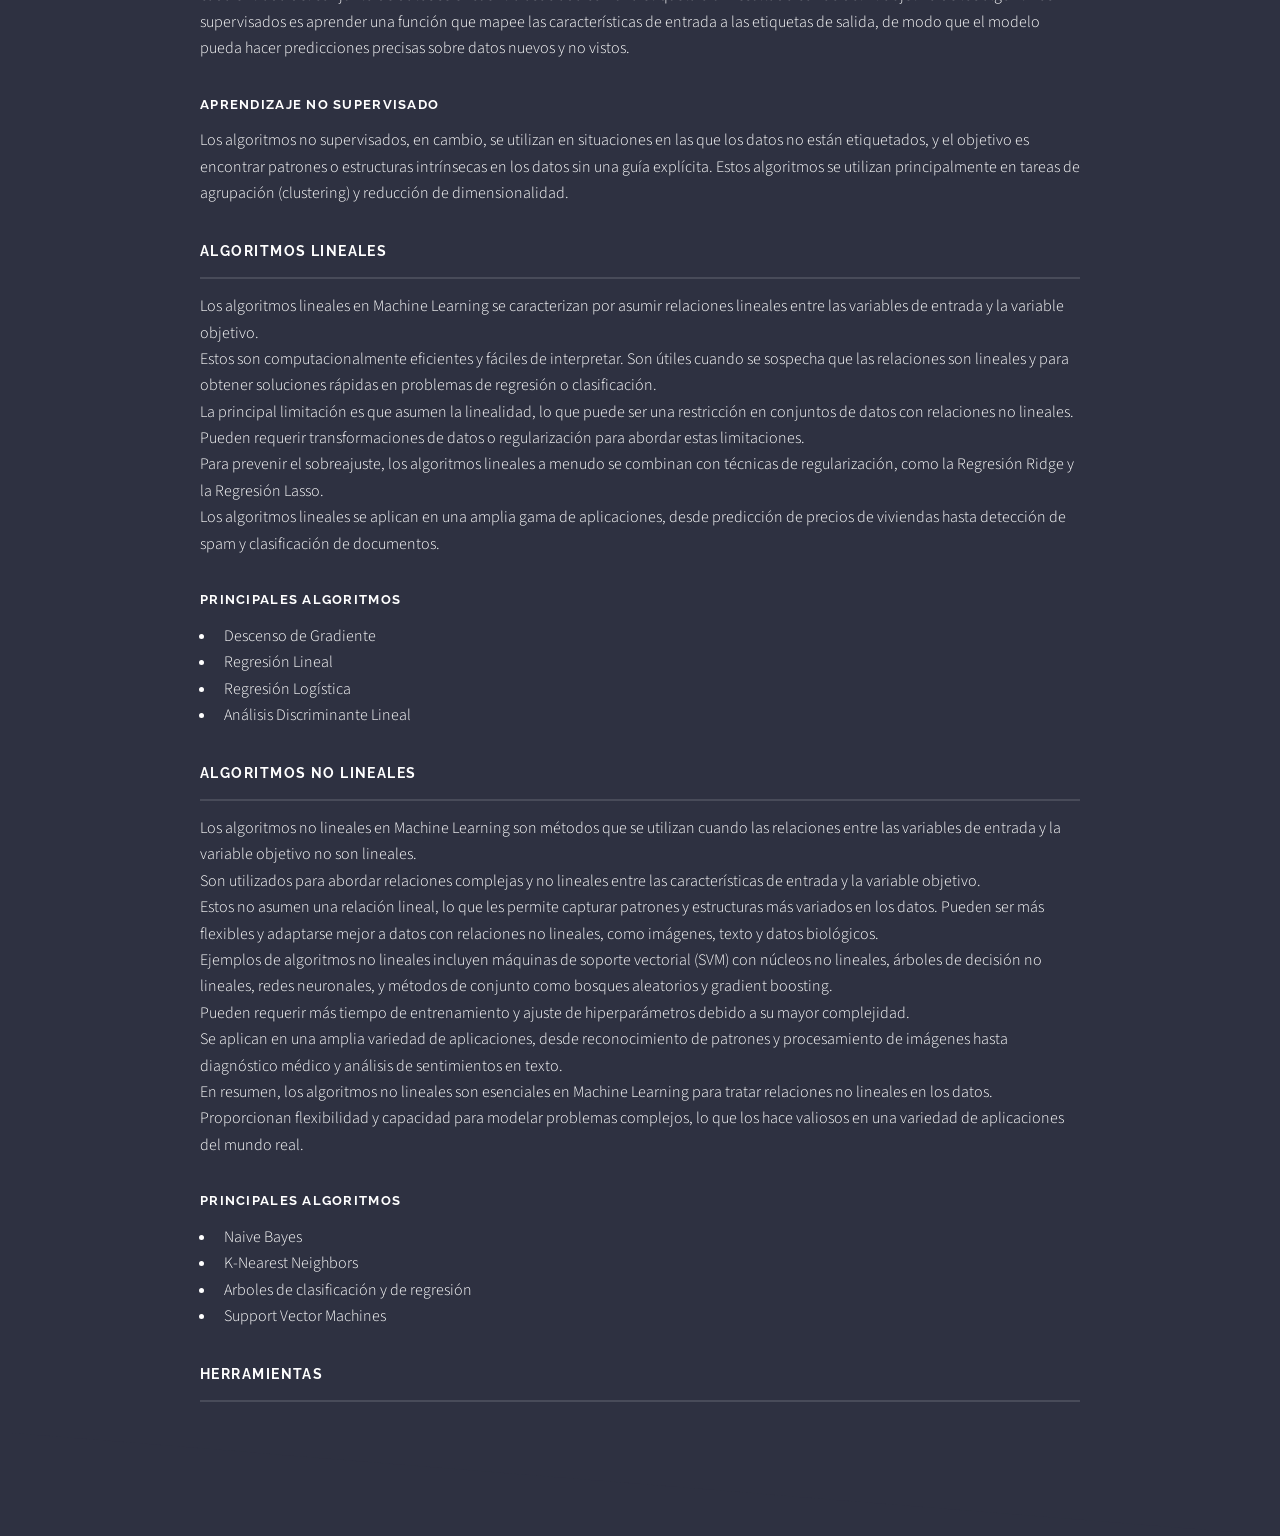
<file: menus/marcoTeorico.html>
<!DOCTYPE HTML>
<!--
	Solid State by HTML5 UP
	html5up.net | @ajlkn
	Free for personal and commercial use under the CCA 3.0 license (html5up.net/license)
-->
<html>

<head>
	<title>Portafolio de Juan Lupi</title>
	<meta charset="utf-8" />
	<meta name="viewport" content="width=device-width, initial-scale=1, user-scalable=no" />
	<link rel="stylesheet" href="../assets/css/main.css" />
	<noscript>
		<link rel="stylesheet" href="../assets/css/noscript.css" />
	</noscript>
</head>

<body class="is-preload">

	<!-- Page Wrapper -->
	<div id="page-wrapper">

		<!-- Header -->
		<header id="header">
			<h1><a href="../index.html">Portafolio Juan Lupi</a></h1>
			<nav>
				<a href="#menu">Menu</a>
			</nav>
		</header>

		<!-- Menu -->
		<nav id="menu">
			<div class="inner">
				<h2>Menu</h2>
				<ul class="links">
					<li><a href="../index.html">Home</a></li>
					<li><a href="marcoTeorico.html">Marco Teórico</a></li>
					<li><a href="casosDeEstudio.html">Casos de estudio</a></li>
					<li><a href="algoritmos.html">Algoritmos</a></li>
				</ul>
				<a href="#" class="close">Close</a>
			</div>
		</nav>

		<!-- Wrapper -->
		<section id="wrapper">
			<header>
				<div class="inner">
					<h2>Marco Teórico</h2>
					<p>A lo largo de esta sección, exploraremos las bases teóricas que sustentan el Machine Learning y
						que son esenciales para comprender cómo las máquinas pueden aprender de los datos y resolver
						problemas de manera autónoma.</p>
				</div>
			</header>

			<!-- Content -->
			<div class="wrapper">
				<div class="inner">

					<h3 class="major">¿Qué es Machine Learning?</h3>
					<p>En primer lugar, es esencial comprender qué es Machine Learning. Este es una rama de la
						inteligencia artificial que se centra en desarrollar algoritmos y modelos que permiten a las
						computadoras aprender y mejorar su rendimiento en tareas específicas a través de la experiencia
						y los datos, en lugar de ser programadas explícitamente. Esencialmente, se trata de enseñar a
						las máquinas a aprender de manera autónoma y tomar decisiones basadas en patrones y conocimiento
						extraído de los datos. El Machine Learning tiene una amplia variedad de aplicaciones en campos
						como la predicción, la clasificación, el reconocimiento de patrones y la toma de decisiones
						automatizada.</p>

					<h3 class="major">Metodología de trabajo</h3>
					<h4>Proceso CRISP-DM</h4>
					<p>En el corazón de cualquier proyecto de Machine Learning se encuentra el proceso CRISP-DM
						(Cross-Industry Standard Process for Data Mining).
						<br>
						Es una metodología estándar ampliamente reconocida para la gestión de proyectos de minería de
						datos y Machine Learning.
						CRISP-DM consta de seis fases clave que se ejecutan en secuencia, pero también pueden ser
						iterativas según las necesidades del proyecto:
					</p>
					<img style="display: block; margin-left: auto; margin-right: auto; border-radius: 7%;"
						src="../images/CrispDM.jpeg" alt=""> <br>
					<p>
						<strong>Comprensión del negocio:</strong> En esta fase inicial, se trabaja en estrecha
						colaboración con los stakeholders para comprender los objetivos del proyecto, los requisitos del
						negocio y cómo la minería de datos puede aportar valor.
						<br>
						<strong>Comprensión de los datos:</strong> Aquí se adquiere una comprensión profunda de los
						datos disponibles, su calidad y su relevancia para el proyecto. Esto incluye la recopilación y
						evaluación de los datos, así como la identificación de posibles problemas.
						<br>
						<strong>Preparación de datos:</strong> En esta fase, los datos se limpian, transforman y
						preparan para su uso en la construcción de modelos. Esto implica manejar valores faltantes,
						eliminar duplicados y realizar la codificación de variables, entre otras tareas.
						<br>
						<strong>Modelado:</strong> Se seleccionan y se construyen modelos de Machine Learning en esta
						etapa. Se prueban varios algoritmos y técnicas, y se ajustan para lograr un rendimiento óptimo.
						Es una fase crucial para la creación de modelos efectivos.
						<br>
						<strong>Evaluación:</strong> En esta fase, se evalúan los modelos desarrollados para determinar
						su calidad y eficacia. Se utilizan métricas como la precisión, el F1-score y la matriz de
						confusión para evaluar el rendimiento de los modelos.
						<br>
						<strong>Despliegue:</strong> Una vez que se ha seleccionado el modelo final y se ha demostrado
						su eficacia, se procede a su implementación en el entorno operativo del negocio. Esto permite
						que el modelo se utilice para tomar decisiones basadas en datos en la práctica.
						<br>
						<br>
						CRISP-DM es una metodología flexible que puede adaptarse a una variedad de proyectos de minería
						de datos y Machine Learning. Proporciona una estructura organizada que facilita la gestión de
						proyectos, desde la fase de exploración inicial hasta la implementación exitosa de modelos en la
						operación del negocio. Es ampliamente utilizada y respetada en la comunidad de análisis de datos
						y aprendizaje automático.
					</p>

					<h4>Semma</h4>
					<p>Similar a CRISP-DM, SEMMA (Sample, Explore, Modify, Model, Assess) es una metodología
						desarrollada por SAS que consta de cinco etapas: Muestreo, Exploración, Modificación, Modelado y
						Evaluación. Se centra en el análisis de datos y el modelado estadístico.</p>

					<h4>KDD</h4>
					<p> KDD (Knowledge Discovery in Databases) se enfoca en la extracción de conocimiento útil a partir
						de grandes conjuntos de datos. Abarca tareas desde la selección de datos hasta la visualización
						de resultados y es utilizado en minería de datos y ML.</p>

					<h4>AgileAI</h4>
					<p>AgileAI combina principios de metodologías ágiles con enfoques específicos para proyectos de IA y
						ML, promoviendo la colaboración y la iteración continua.</p>

					<h3 class="major">Tratamiento previo de datos</h3>
					<p>El tratamiento previo de datos en Machine Learning es una etapa esencial que implica la
						preparación y limpieza de los datos antes de utilizarlos para entrenar modelos. Las actividades
						clave en esta fase son:
						<br>
						<strong>1. Recopilación de datos:</strong> Se adquieren los datos necesarios de diversas
						fuentes, como bases de datos, archivos, sensores, o fuentes en línea.
						<br>
						<strong>2. Exploración de datos:</strong> Se realiza un análisis inicial para entender la
						estructura de los datos, identificar valores faltantes o atípicos, y determinar la distribución
						de las variables.
						<br>
						<strong>3. Limpieza de datos:</strong> Se eliminan o se llenan los valores faltantes, y se
						manejan los datos atípicos de acuerdo con la estrategia seleccionada. Esto asegura que los datos
						sean coherentes y confiables.
						<br>
						<strong>4. Transformación de datos:</strong> Se aplican transformaciones a los datos, como
						normalización, escalado o codificación de variables categóricas, para que sean adecuados para el
						entrenamiento de modelos.
						<br>
						<strong>5. Selección de características:</strong> Se eligen las características más relevantes
						para el problema y se descartan las que aportan poca información. Esto puede mejorar la
						eficiencia del modelo y reducir el riesgo de sobreajuste.
						<br>
						<strong>6. Ingeniería de características:</strong> Se crean nuevas características a partir de
						las existentes para capturar mejor patrones y relaciones en los datos.
						<br>
						<strong>7. División de datos:</strong> Se divide el conjunto de datos en conjuntos de
						entrenamiento, validación y prueba para evaluar el rendimiento del modelo de manera adecuada.
						<br>
						<strong>8. Balanceo de clases:</strong> En problemas de clasificación desequilibrados, se pueden
						aplicar técnicas para equilibrar las clases y evitar sesgos en el modelo.
						<br>
						<strong>9. Validación cruzada:</strong> Se utiliza validación cruzada para evaluar el
						rendimiento del modelo de manera más robusta y evitar el sobreajuste.
						<br>
						<strong>10. Gestión de datos sensibles:</strong> En proyectos con datos sensibles, se
						implementan medidas de seguridad y privacidad para proteger la información confidencial.
						<br>
						<br>
						El tratamiento previo de datos es fundamental para garantizar la calidad de los datos y la
						eficacia de los modelos de Machine Learning. Un conjunto de datos bien preparado es esencial
						para obtener resultados precisos y confiables en la fase de modelado y evaluación.
					</p>

					<h3 class="major">Tipos de aprendizaje</h3>

					<h4>Aprendizaje supervisado</h4>
					<p>Los algoritmos supervisados son utilizados en tareas de aprendizaje donde se dispone de un
						conjunto de datos etiquetado, es decir, cada entrada del conjunto de datos se encuentra asociada
						con una etiqueta o un resultado conocido. El objetivo de los algoritmos supervisados es aprender
						una función que mapee las características de entrada a las etiquetas de salida, de modo que el
						modelo pueda hacer predicciones precisas sobre datos nuevos y no vistos.</p>

					<h4>Aprendizaje no supervisado</h4>
					<p>Los algoritmos no supervisados, en cambio, se utilizan en situaciones en las que los datos no
						están etiquetados, y el objetivo es encontrar patrones o estructuras intrínsecas en los datos
						sin una guía explícita. Estos algoritmos se utilizan principalmente en tareas de agrupación
						(clustering) y reducción de dimensionalidad.</p>

					<h3 class="major">Algoritmos Lineales</h3>
					<p>Los algoritmos lineales en Machine Learning se caracterizan por asumir relaciones lineales entre las variables de entrada y la variable objetivo.
						<br>Estos son computacionalmente eficientes y fáciles de interpretar. Son útiles cuando se sospecha que las relaciones son lineales y para obtener soluciones rápidas en problemas de regresión o clasificación.
						<br>La principal limitación es que asumen la linealidad, lo que puede ser una restricción en conjuntos de datos con relaciones no lineales. Pueden requerir transformaciones de datos o regularización para abordar estas limitaciones.
						<br>Para prevenir el sobreajuste, los algoritmos lineales a menudo se combinan con técnicas de regularización, como la Regresión Ridge y la Regresión Lasso.
						<br>Los algoritmos lineales se aplican en una amplia gama de aplicaciones, desde predicción de precios de viviendas hasta detección de spam y clasificación de documentos.
						
						<h4>Principales algoritmos</h4>
						<ul>
							<li>Descenso de Gradiente</li>
							<li>Regresión Lineal</li>
							<li>Regresión Logística</li>
							<li>Análisis Discriminante Lineal</li>
						</ul>
					</p>

					<h3 class="major">Algoritmos No Lineales</h3>
					<p>Los algoritmos no lineales en Machine Learning son métodos que se utilizan cuando las relaciones entre las variables de entrada y la variable objetivo no son lineales.
						<br>Son utilizados para abordar relaciones complejas y no lineales entre las características de entrada y la variable objetivo.
						<br>Estos no asumen una relación lineal, lo que les permite capturar patrones y estructuras más variados en los datos.
						Pueden ser más flexibles y adaptarse mejor a datos con relaciones no lineales, como imágenes, texto y datos biológicos.
						<br>Ejemplos de algoritmos no lineales incluyen máquinas de soporte vectorial (SVM) con núcleos no lineales, árboles de decisión no lineales, redes neuronales, y métodos de conjunto como bosques aleatorios y gradient boosting.
						<br>Pueden requerir más tiempo de entrenamiento y ajuste de hiperparámetros debido a su mayor complejidad.
						<br>Se aplican en una amplia variedad de aplicaciones, desde reconocimiento de patrones y procesamiento de imágenes hasta diagnóstico médico y análisis de sentimientos en texto.
						<br>En resumen, los algoritmos no lineales son esenciales en Machine Learning para tratar relaciones no lineales en los datos. Proporcionan flexibilidad y capacidad para modelar problemas complejos, lo que los hace valiosos en una variedad de aplicaciones del mundo real.</p>

					<h4>Principales algoritmos</h4>
					<ul>
						<li>Naive Bayes</li>
						<li>K-Nearest Neighbors</li>
						<li>Arboles de clasificación y de regresión</li>
						<li>Support Vector Machines</li>
					</ul>
					<h3 class="major">Herramientas</h3>

					<!-- <div class="res-slider">
	<div class="container">
		<div class="row">
			<div class="col-md-12">
				<div class="slider-inner" id="advice_section">
					<img src="assets/images/c-1.svg" alt="" class="img-fluid">
					<img src="assets/images/c-2.svg" alt="" class="img-fluid">
					<img src="assets/images/c-3.svg" alt="" class="img-fluid">
					<img src="assets/images/c-4.svg" alt="" class="img-fluid">
					<img src="assets/images/c-5.svg" alt="" class="img-fluid last_img">
				</div>
			</div>
		</div>
	</div>
</div>     

<-- PAGE REVEALER WITH SCROLL JS  --
<script>
	var $animation_elements = $('.reveal-image');
	var $window = $(window);

	function check_if_in_view() {
		var window_height = $window.height();
		var window_top_position = $window.scrollTop();
		var window_bottom_position = (window_top_position + window_height);
	
		$.each($animation_elements, function() {
		var $element = $(this);
		var element_height = $element.innerHeight();
		var element_top_position = $element.offset().top;
		var element_bottom_position = (element_top_position + element_height);
	
		//check to see if this current container is within viewport
		if ((element_bottom_position >= window_top_position) &&
			(element_top_position <= window_bottom_position)) {
			$element.addClass('reveal');
		} else {
			// $element.removeClass('reveal');
		}
		});
	}
		$window.on('scroll resize', check_if_in_view);
		$window.trigger('scroll');        
</script>  -->


				</div>
			</div>

		</section>

	</div>

	<!-- Scripts -->
	<script src="../assets/js/jquery.min.js"></script>
	<script src="../assets/js/jquery.scrollex.min.js"></script>
	<script src="../assets/js/browser.min.js"></script>
	<script src="../assets/js/breakpoints.min.js"></script>
	<script src="../assets/js/util.js"></script>
	<script src="../assets/js/main.js"></script>

</body>

</html>
</file>
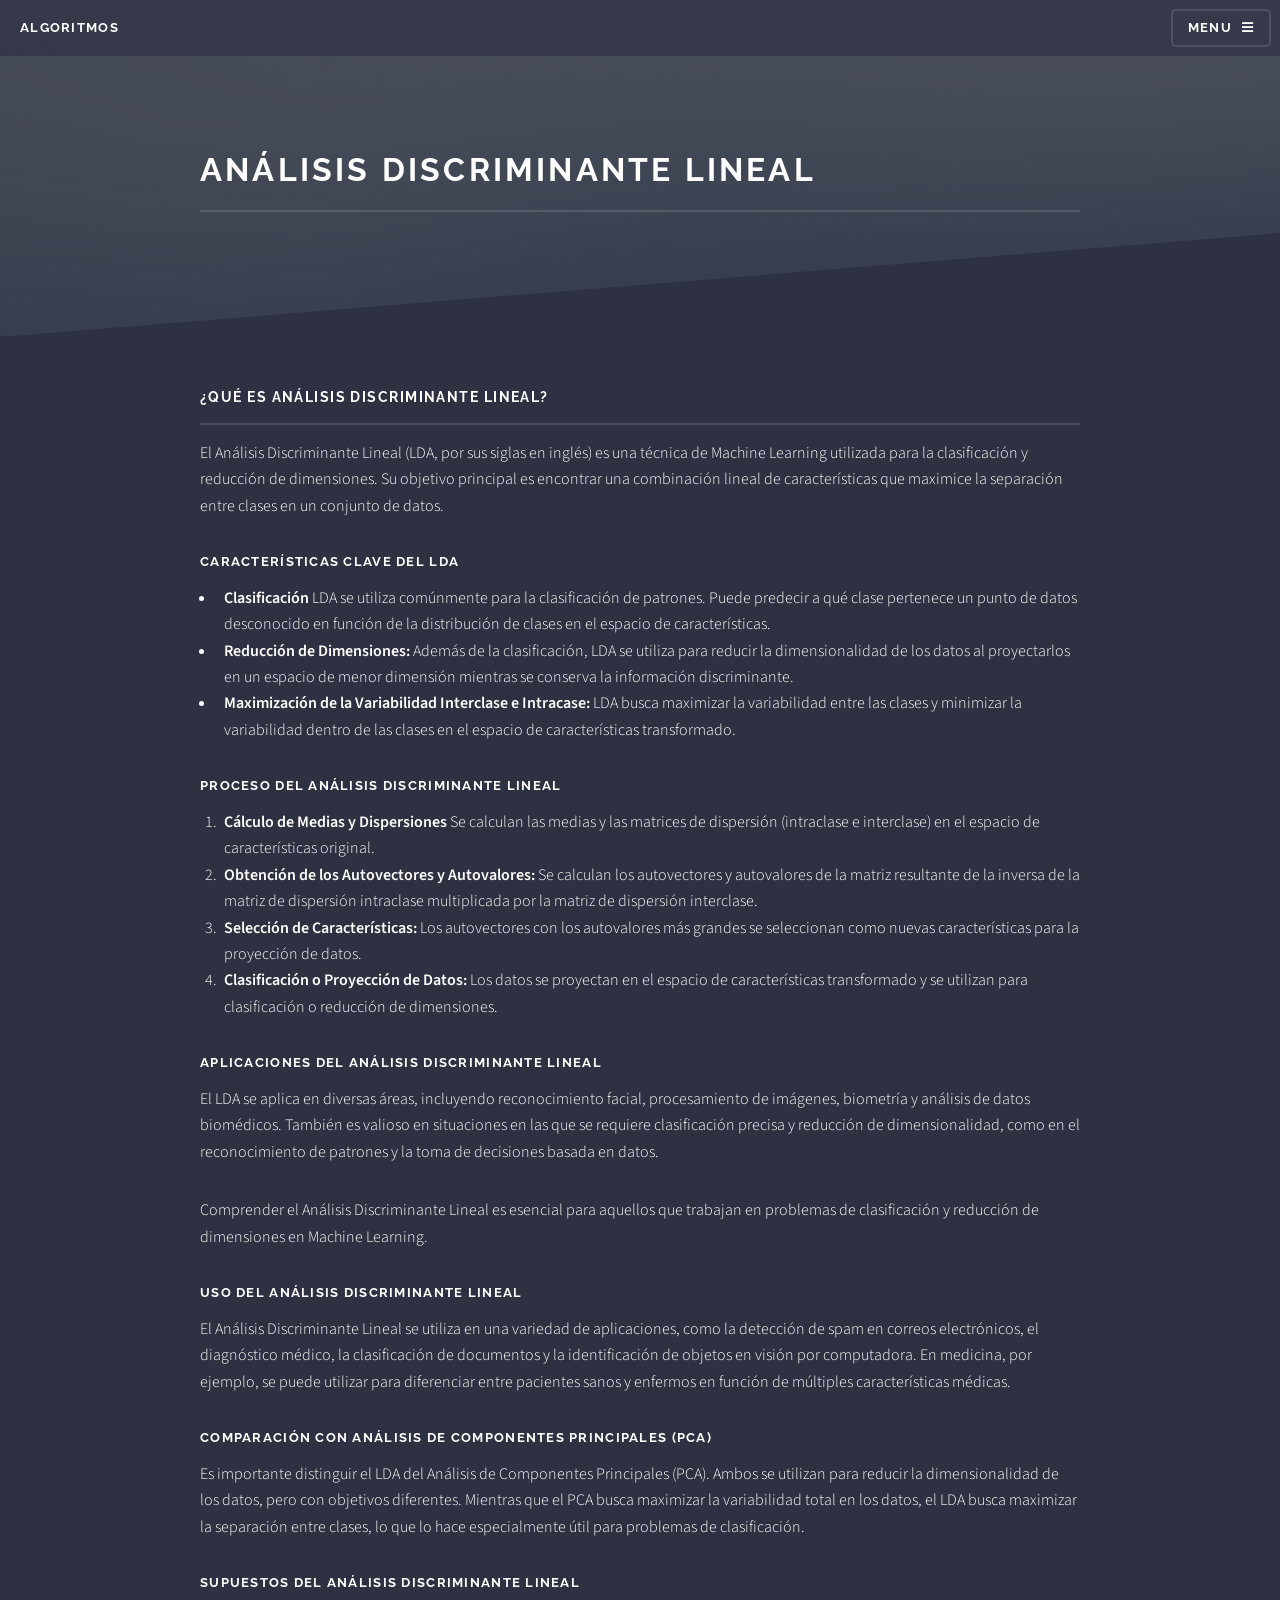
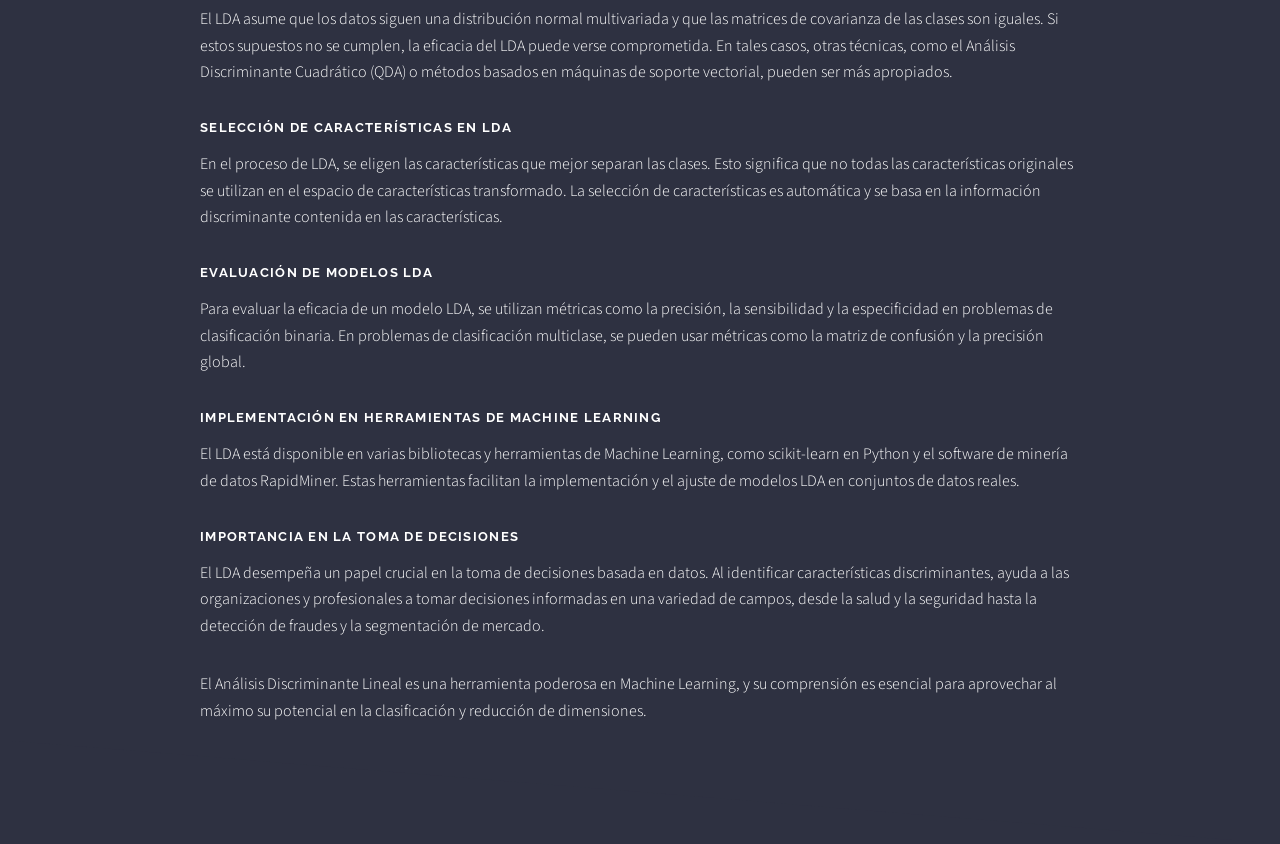
<file: menus/algoritmos/analisisDisLin.html>
<!DOCTYPE HTML>
<!--
	Solid State by HTML5 UP
	html5up.net | @ajlkn
	Free for personal and commercial use under the CCA 3.0 license (html5up.net/license)
-->
<html>

<head>
	<title>Portafolio de Juan Lupi</title>
	<meta charset="utf-8" />
	<meta name="viewport" content="width=device-width, initial-scale=1, user-scalable=no" />
	<link rel="stylesheet" href="../../assets/css/main.css" />
	<noscript>
		<link rel="stylesheet" href="../../assets/css/noscript.css" />
	</noscript>
</head>

<body class="is-preload">

	<!-- Page Wrapper -->
	<div id="page-wrapper">

		<!-- Header -->
		<header id="header">
			<h1><a href="../algoritmos.html">Algoritmos</a></h1>
			<nav>
				<a href="#menu">Menu</a>
			</nav>
		</header>

		<!-- Menu -->
		<nav id="menu">
			<div class="inner">
				<h2>Menu</h2>
				<ul class="links">
					<li><a href="../../index.html">Home</a></li>
					<li><a href="../marcoTeorico.html">Marco Teórico</a></li>
					<li><a href="../casosDeEstudio.html">Casos de estudio</a></li>
					<li><a href="../algoritmos.html">Algoritmos</a></li>
				</ul>
				<a href="#" class="close">Close</a>
			</div>
		</nav>

		<!-- Wrapper -->
		<section id="wrapper">
			<header>
				<div class="inner">
					<h2>Análisis Discriminante Lineal</h2>
				</div>
			</header>

			<!-- Content -->
			<div class="wrapper">
				<div class="inner">

					<h3 class="major">¿Qué es Análisis Discriminante Lineal?</h3>
					<p>El Análisis Discriminante Lineal (LDA, por sus siglas en inglés) es una técnica de Machine
						Learning utilizada para la clasificación y reducción de dimensiones. Su objetivo principal es
						encontrar una combinación lineal de características que maximice la separación entre clases en
						un conjunto de datos.</p>

					<h4>Características Clave del LDA</h4>
					<ul>
						<li><strong>Clasificación</strong> LDA se utiliza comúnmente para la clasificación de patrones.
							Puede predecir a qué clase pertenece un punto de datos desconocido en función de la
							distribución de clases en el espacio de características.</li>
						<li><strong>Reducción de Dimensiones:</strong> Además de la clasificación, LDA se utiliza para
							reducir la dimensionalidad de los datos al proyectarlos en un espacio de menor dimensión
							mientras se conserva la información discriminante.</li>
						<li><strong>Maximización de la Variabilidad Interclase e Intracase:</strong> LDA busca maximizar
							la variabilidad entre las clases y minimizar la variabilidad dentro de las clases en el
							espacio de características transformado.</li>
					</ul>

					<h4>Proceso del Análisis Discriminante Lineal</h4>
					<ol>
						<li><strong>Cálculo de Medias y Dispersiones</strong> Se calculan las medias y las matrices de
							dispersión (intraclase e interclase) en el espacio de características original.</li>
						<li><strong>Obtención de los Autovectores y Autovalores:</strong> Se calculan los autovectores y
							autovalores de la matriz resultante de la inversa de la matriz de dispersión intraclase
							multiplicada por la matriz de dispersión interclase.</li>
						<li><strong>Selección de Características:</strong> Los autovectores con los autovalores más
							grandes se seleccionan como nuevas características para la proyección de datos.</li>
						<li><strong>Clasificación o Proyección de Datos:</strong> Los datos se proyectan en el espacio
							de características transformado y se utilizan para clasificación o reducción de dimensiones.
						</li>
					</ol>

					<h4>Aplicaciones del Análisis Discriminante Lineal</h4>
					<p>El LDA se aplica en diversas áreas, incluyendo reconocimiento facial, procesamiento de imágenes,
						biometría y análisis de datos biomédicos. También es valioso en situaciones en las que se
						requiere clasificación precisa y reducción de dimensionalidad, como en el reconocimiento de
						patrones y la toma de decisiones basada en datos.</p>

					<p>Comprender el Análisis Discriminante Lineal es esencial para aquellos que trabajan en problemas
						de clasificación y reducción de dimensiones en Machine Learning.</p>

					<h4>Uso del Análisis Discriminante Lineal</h4>
					<p>El Análisis Discriminante Lineal se utiliza en una variedad de aplicaciones, como la detección de
						spam en correos electrónicos, el diagnóstico médico, la clasificación de documentos y la
						identificación de objetos en visión por computadora. En medicina, por ejemplo, se puede utilizar
						para diferenciar entre pacientes sanos y enfermos en función de múltiples características
						médicas.</p>
					<h4>Comparación con Análisis de Componentes Principales (PCA)</h4>
					<p>Es importante distinguir el LDA del Análisis de Componentes Principales (PCA). Ambos se utilizan
						para reducir la dimensionalidad de los datos, pero con objetivos diferentes. Mientras que el PCA
						busca maximizar la variabilidad total en los datos, el LDA busca maximizar la separación entre
						clases, lo que lo hace especialmente útil para problemas de clasificación.</p>
					<h4>Supuestos del Análisis Discriminante Lineal</h4>
					<p>El LDA asume que los datos siguen una distribución normal multivariada y que las matrices de
						covarianza de las clases son iguales. Si estos supuestos no se cumplen, la eficacia del LDA
						puede verse comprometida. En tales casos, otras técnicas, como el Análisis Discriminante
						Cuadrático (QDA) o métodos basados en máquinas de soporte vectorial, pueden ser más apropiados.
					</p>
					<h4>Selección de Características en LDA</h4>
					<p>En el proceso de LDA, se eligen las características que mejor separan las clases. Esto significa
						que no todas las características originales se utilizan en el espacio de características
						transformado. La selección de características es automática y se basa en la información
						discriminante contenida en las características.</p>
					<h4>Evaluación de Modelos LDA</h4>
					<p>Para evaluar la eficacia de un modelo LDA, se utilizan métricas como la precisión, la
						sensibilidad y la especificidad en problemas de clasificación binaria. En problemas de
						clasificación multiclase, se pueden usar métricas como la matriz de confusión y la precisión
						global.</p>
					<h4>Implementación en Herramientas de Machine Learning</h4>
					<p>El LDA está disponible en varias bibliotecas y herramientas de Machine Learning, como
						scikit-learn en Python y el software de minería de datos RapidMiner. Estas herramientas
						facilitan la implementación y el ajuste de modelos LDA en conjuntos de datos reales.</p>
					<h4>Importancia en la Toma de Decisiones</h4>
					<p>El LDA desempeña un papel crucial en la toma de decisiones basada en datos. Al identificar
						características discriminantes, ayuda a las organizaciones y profesionales a tomar decisiones
						informadas en una variedad de campos, desde la salud y la seguridad hasta la detección de
						fraudes y la segmentación de mercado.</p>
					El Análisis Discriminante Lineal es una herramienta poderosa en Machine Learning, y su comprensión
					es esencial para aprovechar al máximo su potencial en la clasificación y reducción de dimensiones.

				</div>
			</div>

		</section>

	</div>

	<!-- Scripts -->
	<script src="../../assets/js/jquery.min.js"></script>
	<script src="../../assets/js/jquery.scrollex.min.js"></script>
	<script src="../../assets/js/browser.min.js"></script>
	<script src="../../assets/js/breakpoints.min.js"></script>
	<script src="../../assets/js/util.js"></script>
	<script src="../../assets/js/main.js"></script>

</body>

</html>
</file>
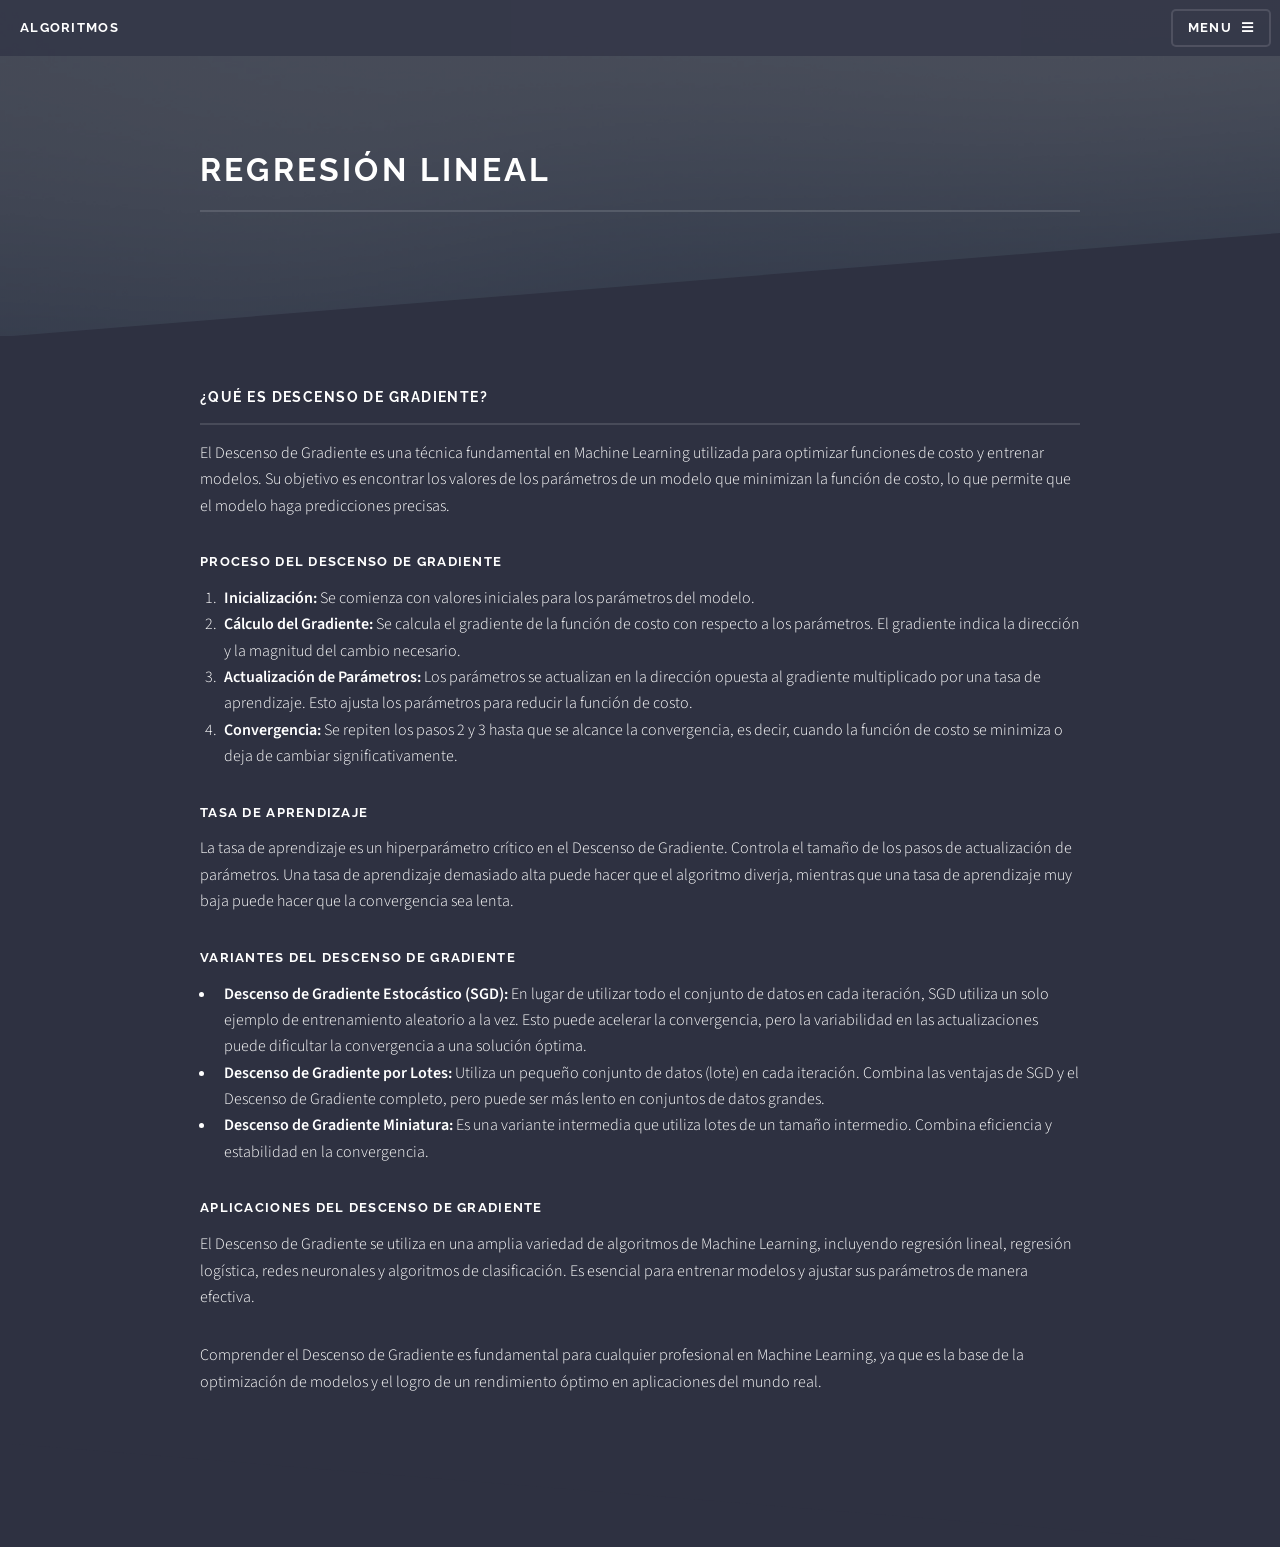
<file: menus/algoritmos/descensogradiente.html>
<!DOCTYPE HTML>
<!--
	Solid State by HTML5 UP
	html5up.net | @ajlkn
	Free for personal and commercial use under the CCA 3.0 license (html5up.net/license)
-->
<html>

<head>
	<title>Portafolio de Juan Lupi</title>
	<meta charset="utf-8" />
	<meta name="viewport" content="width=device-width, initial-scale=1, user-scalable=no" />
	<link rel="stylesheet" href="../../assets/css/main.css" />
	<noscript>
		<link rel="stylesheet" href="../../assets/css/noscript.css" />
	</noscript>
</head>

<body class="is-preload">

	<!-- Page Wrapper -->
	<div id="page-wrapper">

		<!-- Header -->
		<header id="header">
			<h1><a href="../algoritmos.html">Algoritmos</a></h1>
			<nav>
				<a href="#menu">Menu</a>
			</nav>
		</header>

		<!-- Menu -->
		<nav id="menu">
			<div class="inner">
				<h2>Menu</h2>
				<ul class="links">
					<li><a href="../../index.html">Home</a></li>
					<li><a href="../marcoTeorico.html">Marco Teórico</a></li>
					<li><a href="../casosDeEstudio.html">Casos de estudio</a></li>
					<li><a href="../algoritmos.html">Algoritmos</a></li>
				</ul>
				<a href="#" class="close">Close</a>
			</div>
		</nav>

		<!-- Wrapper -->
		<section id="wrapper">
			<header>
				<div class="inner">
					<h2>Regresión Lineal</h2>
				</div>
			</header>

			<!-- Content -->
			<div class="wrapper">
				<div class="inner">

					<h3 class="major">¿Qué es Descenso de Gradiente?</h3>
					<p>El Descenso de Gradiente es una técnica fundamental en Machine Learning utilizada para optimizar
						funciones de costo y entrenar modelos. Su objetivo es encontrar los valores de los parámetros de
						un modelo que minimizan la función de costo, lo que permite que el modelo haga predicciones
						precisas.</p>

					<h4>Proceso del Descenso de Gradiente</h4>
					<ol>
						<li><strong>Inicialización:</strong> Se comienza con valores iniciales para los parámetros del
							modelo.</li>
						<li><strong>Cálculo del Gradiente:</strong> Se calcula el gradiente de la función de costo con
							respecto a los parámetros. El gradiente indica la dirección y la magnitud del cambio
							necesario.</li>
						<li><strong>Actualización de Parámetros:</strong> Los parámetros se actualizan en la dirección
							opuesta al gradiente multiplicado por una tasa de aprendizaje. Esto ajusta los parámetros
							para reducir la función de costo.</li>
						<li><strong>Convergencia:</strong> Se repiten los pasos 2 y 3 hasta que se alcance la
							convergencia, es decir, cuando la función de costo se minimiza o deja de cambiar
							significativamente.</li>
					</ol>

					<h4>Tasa de Aprendizaje</h4>
					<p>La tasa de aprendizaje es un hiperparámetro crítico en el Descenso de Gradiente. Controla el
						tamaño de los pasos de actualización de parámetros. Una tasa de aprendizaje demasiado alta puede
						hacer que el algoritmo diverja, mientras que una tasa de aprendizaje muy baja puede hacer que la
						convergencia sea lenta.</p>

					<h4>Variantes del Descenso de Gradiente</h4>
					<ul>
						<li><strong>Descenso de Gradiente Estocástico (SGD):</strong> En lugar de utilizar todo el
							conjunto de datos en cada iteración, SGD utiliza un solo ejemplo de entrenamiento aleatorio
							a la vez. Esto puede acelerar la convergencia, pero la variabilidad en las actualizaciones
							puede dificultar la convergencia a una solución óptima.</li>
						<li><strong>Descenso de Gradiente por Lotes:</strong> Utiliza un pequeño conjunto de datos
							(lote) en cada iteración. Combina las ventajas de SGD y el Descenso de Gradiente completo,
							pero puede ser más lento en conjuntos de datos grandes.</li>
						<li><strong>Descenso de Gradiente Miniatura:</strong> Es una variante intermedia que utiliza
							lotes de un tamaño intermedio. Combina eficiencia y estabilidad en la convergencia.</li>
					</ul>

					<h4>Aplicaciones del Descenso de Gradiente</h4>
					<p>El Descenso de Gradiente se utiliza en una amplia variedad de algoritmos de Machine Learning,
						incluyendo regresión lineal, regresión logística, redes neuronales y algoritmos de
						clasificación. Es esencial para entrenar modelos y ajustar sus parámetros de manera efectiva.
					</p>

					<p>Comprender el Descenso de Gradiente es fundamental para cualquier profesional en Machine
						Learning, ya que es la base de la optimización de modelos y el logro de un rendimiento óptimo en
						aplicaciones del mundo real.</p>
</body>
</div>

</section>

</div>

<!-- Scripts -->
<script src="../../assets/js/jquery.min.js"></script>
<script src="../../assets/js/jquery.scrollex.min.js"></script>
<script src="../../assets/js/browser.min.js"></script>
<script src="../../assets/js/breakpoints.min.js"></script>
<script src="../../assets/js/util.js"></script>
<script src="../../assets/js/main.js"></script>

</body>

</html>
</file>
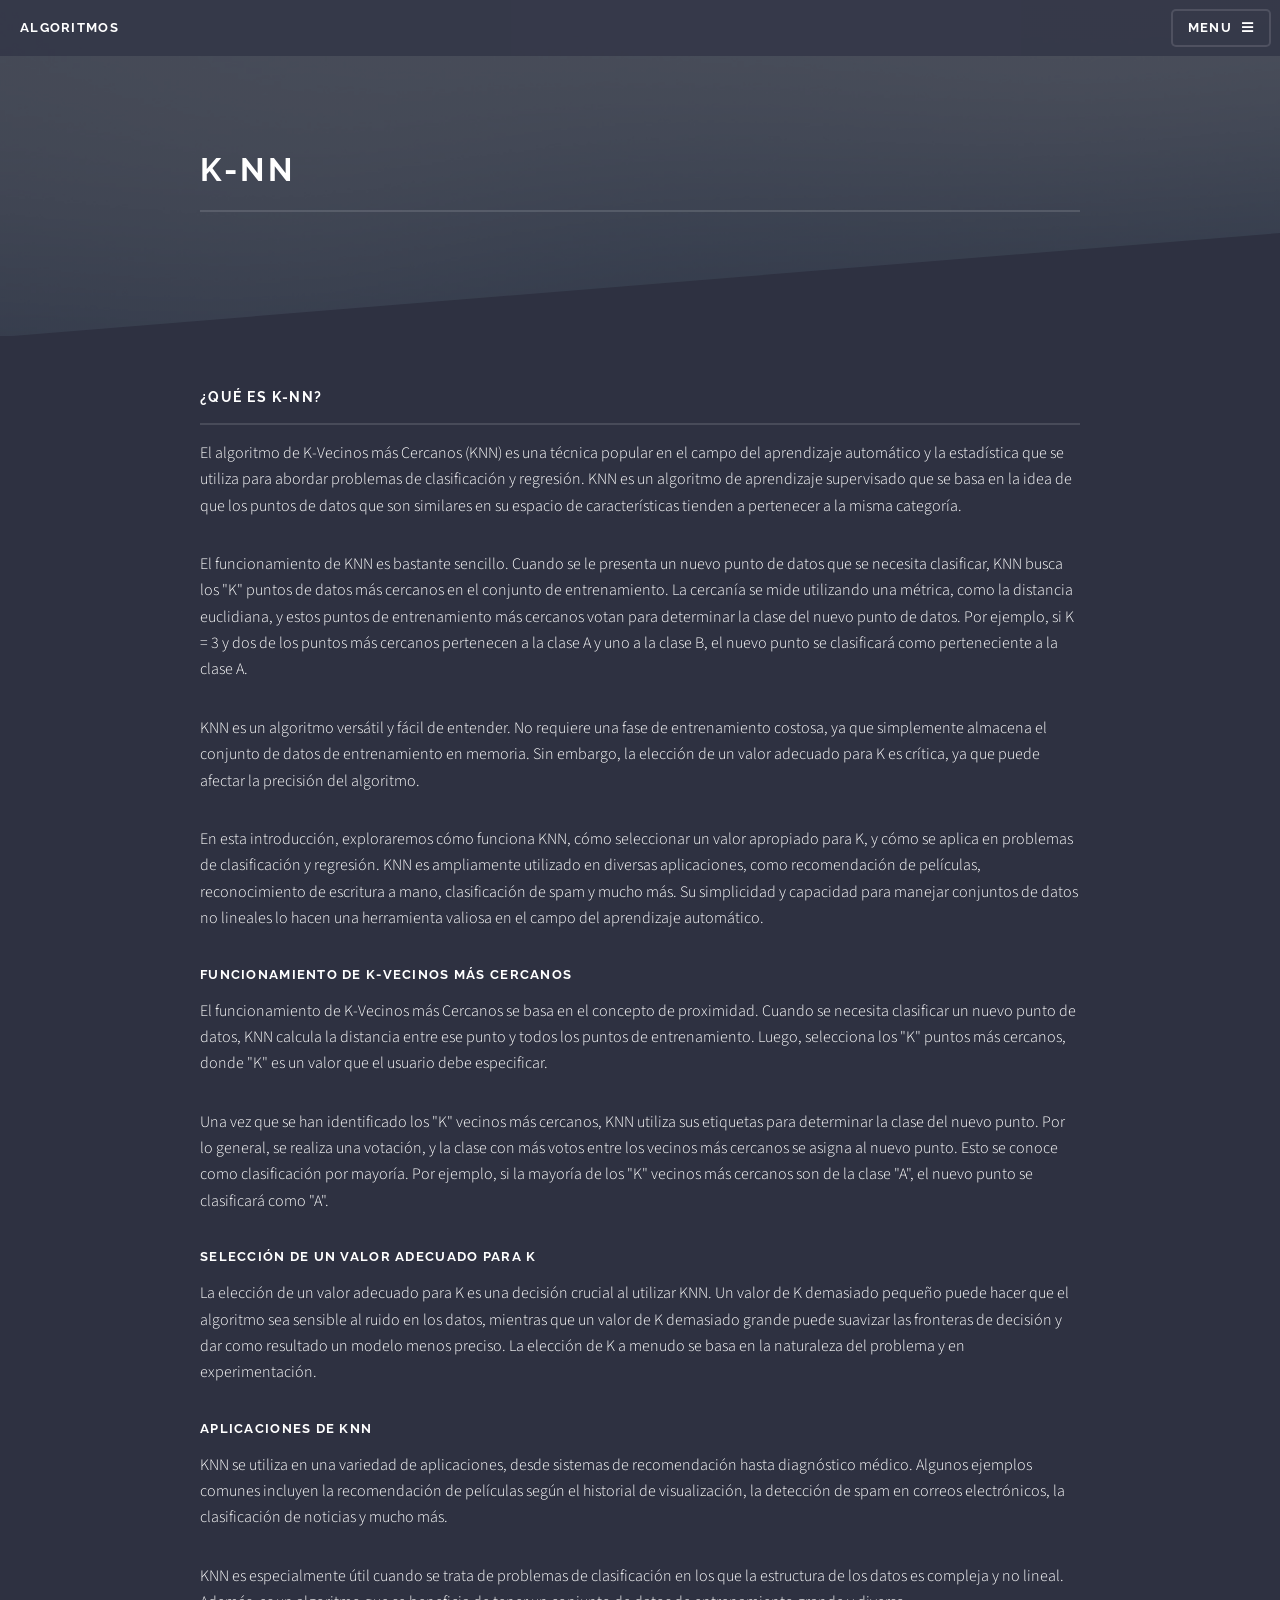
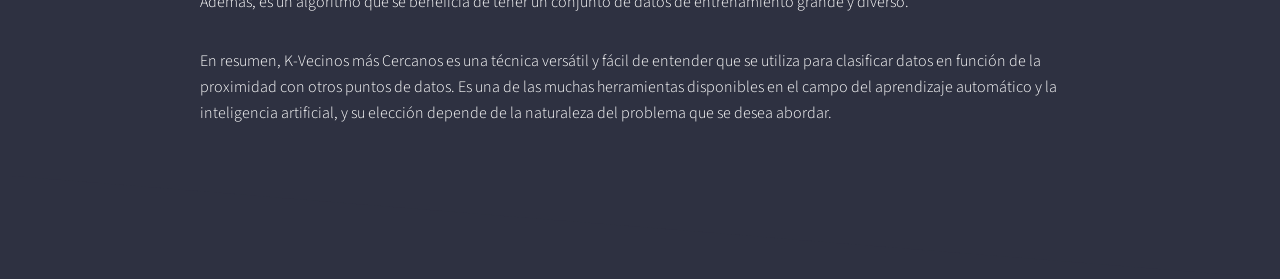
<file: menus/algoritmos/Knn.html>
<!DOCTYPE HTML>
<!--
	Solid State by HTML5 UP
	html5up.net | @ajlkn
	Free for personal and commercial use under the CCA 3.0 license (html5up.net/license)
-->
<html>

<head>
	<title>Portafolio de Juan Lupi</title>
	<meta charset="utf-8" />
	<meta name="viewport" content="width=device-width, initial-scale=1, user-scalable=no" />
	<link rel="stylesheet" href="../../assets/css/main.css" />
	<noscript>
		<link rel="stylesheet" href="../../assets/css/noscript.css" />
	</noscript>
</head>

<body class="is-preload">

	<!-- Page Wrapper -->
	<div id="page-wrapper">

		<!-- Header -->
		<header id="header">
			<h1><a href="../algoritmos.html">Algoritmos</a></h1>
			<nav>
				<a href="#menu">Menu</a>
			</nav>
		</header>

		<!-- Menu -->
		<nav id="menu">
			<div class="inner">
				<h2>Menu</h2>
				<ul class="links">
					<li><a href="../../index.html">Home</a></li>
					<li><a href="../marcoTeorico.html">Marco Teórico</a></li>
					<li><a href="../casosDeEstudio.html">Casos de estudio</a></li>
					<li><a href="../algoritmos.html">Algoritmos</a></li>
				</ul>
				<a href="#" class="close">Close</a>
			</div>
		</nav>

		<!-- Wrapper -->
		<section id="wrapper">
			<header>
				<div class="inner">
					<h2> K-NN</h2>
				</div>
			</header>

			<!-- Content -->
			<div class="wrapper">
				<div class="inner">

					<h3 class="major">¿Qué es K-NN?</h3>
					<p>El algoritmo de K-Vecinos más Cercanos (KNN) es una técnica popular en el campo del aprendizaje
						automático y la estadística que se utiliza para abordar problemas de clasificación y regresión.
						KNN es un algoritmo de aprendizaje supervisado que se basa en la idea de que los puntos de datos
						que son similares en su espacio de características tienden a pertenecer a la misma categoría.
					</p>

					<p>El funcionamiento de KNN es bastante sencillo. Cuando se le presenta un nuevo punto de datos que
						se necesita clasificar, KNN busca los "K" puntos de datos más cercanos en el conjunto de
						entrenamiento. La cercanía se mide utilizando una métrica, como la distancia euclidiana, y estos
						puntos de entrenamiento más cercanos votan para determinar la clase del nuevo punto de datos.
						Por ejemplo, si K = 3 y dos de los puntos más cercanos pertenecen a la clase A y uno a la clase
						B, el nuevo punto se clasificará como perteneciente a la clase A.</p>

					<p>KNN es un algoritmo versátil y fácil de entender. No requiere una fase de entrenamiento costosa,
						ya que simplemente almacena el conjunto de datos de entrenamiento en memoria. Sin embargo, la
						elección de un valor adecuado para K es crítica, ya que puede afectar la precisión del
						algoritmo.</p>

					<p>En esta introducción, exploraremos cómo funciona KNN, cómo seleccionar un valor apropiado para K,
						y cómo se aplica en problemas de clasificación y regresión. KNN es ampliamente utilizado en
						diversas aplicaciones, como recomendación de películas, reconocimiento de escritura a mano,
						clasificación de spam y mucho más. Su simplicidad y capacidad para manejar conjuntos de datos no
						lineales lo hacen una herramienta valiosa en el campo del aprendizaje automático.</p>

					<h4>Funcionamiento de K-Vecinos más Cercanos</h4>
					<p>El funcionamiento de K-Vecinos más Cercanos se basa en el concepto de proximidad. Cuando se
						necesita clasificar un nuevo punto de datos, KNN calcula la distancia entre ese punto y todos
						los puntos de entrenamiento. Luego, selecciona los "K" puntos más cercanos, donde "K" es un
						valor que el usuario debe especificar.</p>

					<p>Una vez que se han identificado los "K" vecinos más cercanos, KNN utiliza sus etiquetas para
						determinar la clase del nuevo punto. Por lo general, se realiza una votación, y la clase con más
						votos entre los vecinos más cercanos se asigna al nuevo punto. Esto se conoce como clasificación
						por mayoría. Por ejemplo, si la mayoría de los "K" vecinos más cercanos son de la clase "A", el
						nuevo punto se clasificará como "A".</p>

					<h4>Selección de un Valor Adecuado para K</h4>
					<p>La elección de un valor adecuado para K es una decisión crucial al utilizar KNN. Un valor de K
						demasiado pequeño puede hacer que el algoritmo sea sensible al ruido en los datos, mientras que
						un valor de K demasiado grande puede suavizar las fronteras de decisión y dar como resultado un
						modelo menos preciso. La elección de K a menudo se basa en la naturaleza del problema y en
						experimentación.</p>

					<h4>Aplicaciones de KNN</h4>
					<p>KNN se utiliza en una variedad de aplicaciones, desde sistemas de recomendación hasta diagnóstico
						médico. Algunos ejemplos comunes incluyen la recomendación de películas según el historial de
						visualización, la detección de spam en correos electrónicos, la clasificación de noticias y
						mucho más.</p>

					<p>KNN es especialmente útil cuando se trata de problemas de clasificación en los que la estructura
						de los datos es compleja y no lineal. Además, es un algoritmo que se beneficia de tener un
						conjunto de datos de entrenamiento grande y diverso.</p>

					<p>En resumen, K-Vecinos más Cercanos es una técnica versátil y fácil de entender que se utiliza
						para clasificar datos en función de la proximidad con otros puntos de datos. Es una de las
						muchas herramientas disponibles en el campo del aprendizaje automático y la inteligencia
						artificial, y su elección depende de la naturaleza del problema que se desea abordar.</p>

				</div>
			</div>

		</section>

	</div>

	<!-- Scripts -->
	<script src="../../assets/js/jquery.min.js"></script>
	<script src="../../assets/js/jquery.scrollex.min.js"></script>
	<script src="../../assets/js/browser.min.js"></script>
	<script src="../../assets/js/breakpoints.min.js"></script>
	<script src="../../assets/js/util.js"></script>
	<script src="../../assets/js/main.js"></script>

</body>

</html>
</file>
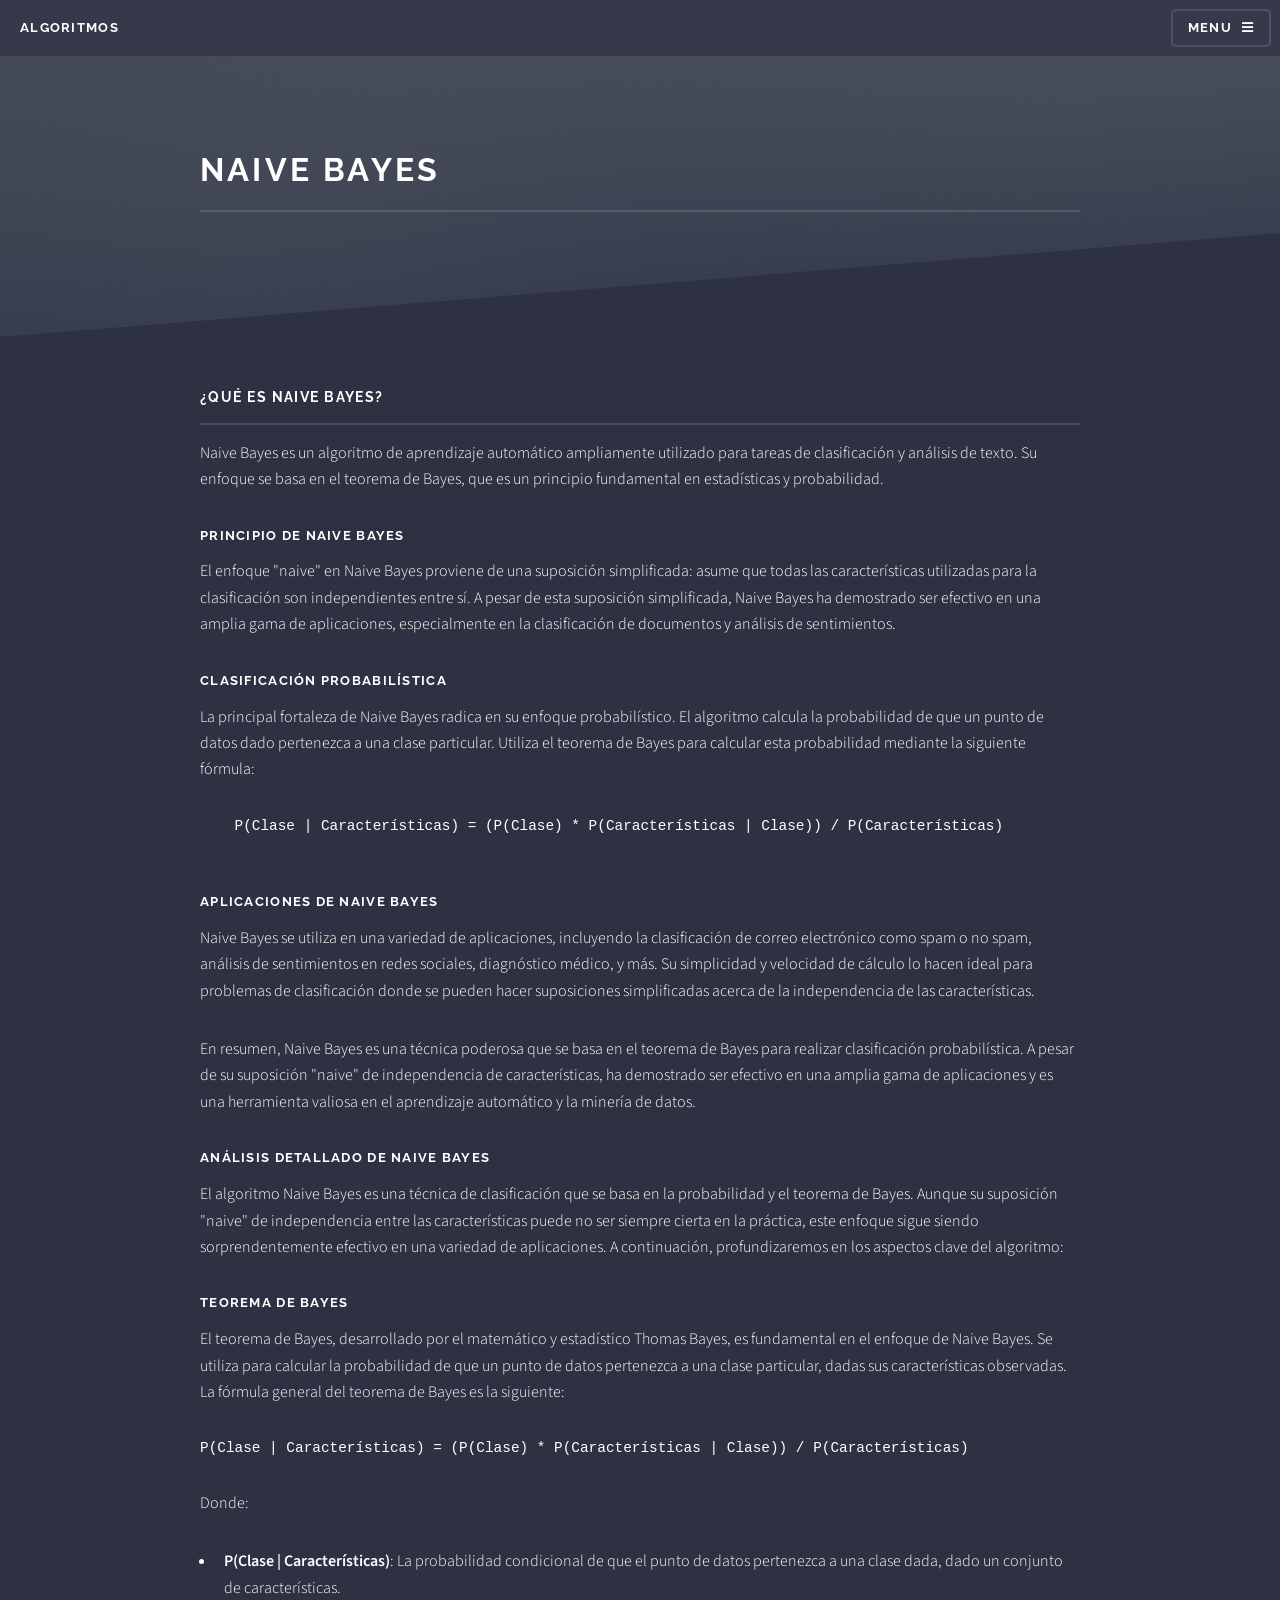
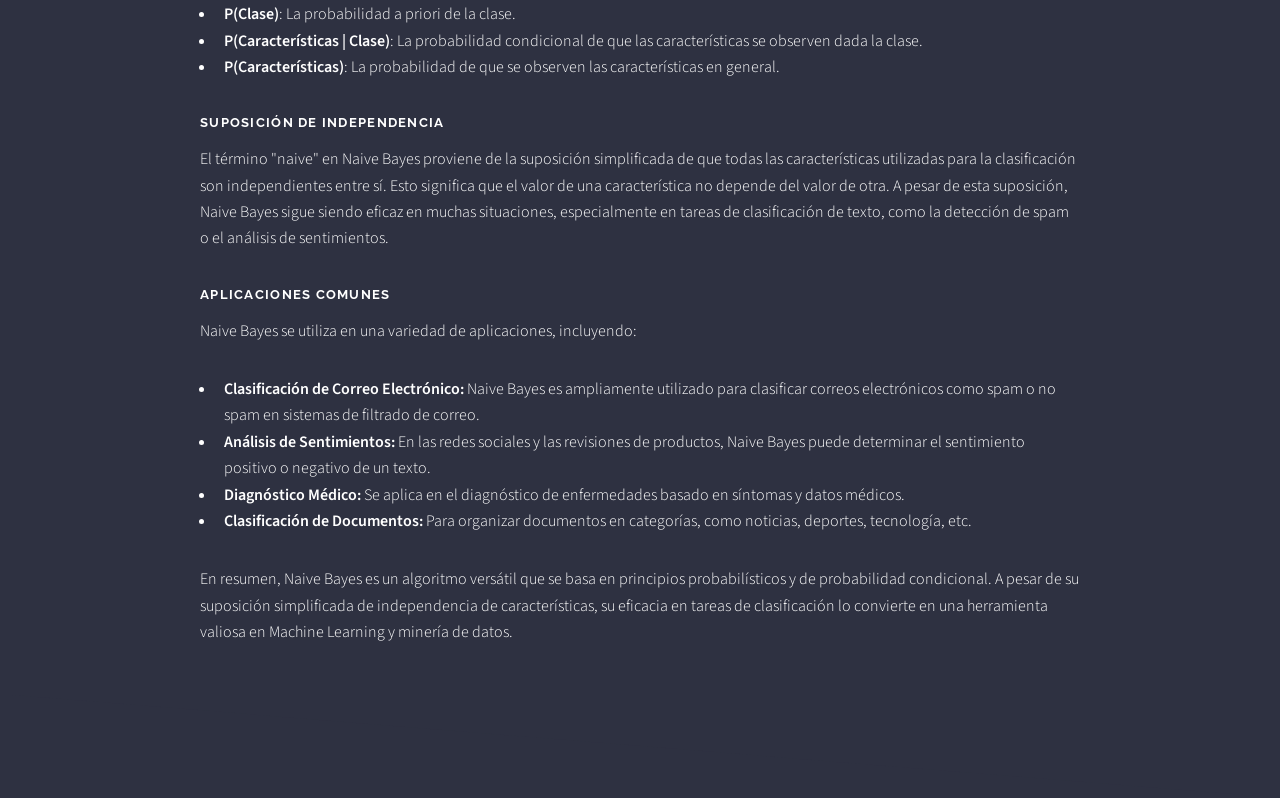
<file: menus/algoritmos/naiveBayes.html>
<!DOCTYPE HTML>
<!--
	Solid State by HTML5 UP
	html5up.net | @ajlkn
	Free for personal and commercial use under the CCA 3.0 license (html5up.net/license)
-->
<html>

<head>
	<title>Portafolio de Juan Lupi</title>
	<meta charset="utf-8" />
	<meta name="viewport" content="width=device-width, initial-scale=1, user-scalable=no" />
	<link rel="stylesheet" href="../../assets/css/main.css" />
	<noscript>
		<link rel="stylesheet" href="../../assets/css/noscript.css" />
	</noscript>
</head>

<body class="is-preload">

	<!-- Page Wrapper -->
	<div id="page-wrapper">

		<!-- Header -->
		<header id="header">
			<h1><a href="../algoritmos.html">Algoritmos</a></h1>
			<nav>
				<a href="#menu">Menu</a>
			</nav>
		</header>

		<!-- Menu -->
		<nav id="menu">
			<div class="inner">
				<h2>Menu</h2>
				<ul class="links">
					<li><a href="../../index.html">Home</a></li>
					<li><a href="../marcoTeorico.html">Marco Teórico</a></li>
					<li><a href="../casosDeEstudio.html">Casos de estudio</a></li>
					<li><a href="../algoritmos.html">Algoritmos</a></li>
				</ul>
				<a href="#" class="close">Close</a>
			</div>
		</nav>

		<!-- Wrapper -->
		<section id="wrapper">
			<header>
				<div class="inner">
					<h2>Naive Bayes</h2>
				</div>
			</header>

			<!-- Content -->
			<div class="wrapper">
				<div class="inner">

					<h3 class="major">¿Qué es Naive Bayes?</h3>
					<p>Naive Bayes es un algoritmo de aprendizaje automático ampliamente utilizado para tareas de
						clasificación y análisis de texto. Su enfoque se basa en el teorema de Bayes, que es un
						principio fundamental en estadísticas y probabilidad.</p>

					<h4>Principio de Naive Bayes</h4>
					<p>El enfoque "naive" en Naive Bayes proviene de una suposición simplificada: asume que todas las
						características utilizadas para la clasificación son independientes entre sí. A pesar de esta
						suposición simplificada, Naive Bayes ha demostrado ser efectivo en una amplia gama de
						aplicaciones, especialmente en la clasificación de documentos y análisis de sentimientos.</p>

					<h4>Clasificación Probabilística</h4>
					<p>La principal fortaleza de Naive Bayes radica en su enfoque probabilístico. El algoritmo calcula
						la probabilidad de que un punto de datos dado pertenezca a una clase particular. Utiliza el
						teorema de Bayes para calcular esta probabilidad mediante la siguiente fórmula:</p>

					<pre>
    P(Clase | Características) = (P(Clase) * P(Características | Clase)) / P(Características)
    </pre>

					<h4>Aplicaciones de Naive Bayes</h4>
					<p>Naive Bayes se utiliza en una variedad de aplicaciones, incluyendo la clasificación de correo
						electrónico como spam o no spam, análisis de sentimientos en redes sociales, diagnóstico médico,
						y más. Su simplicidad y velocidad de cálculo lo hacen ideal para problemas de clasificación
						donde se pueden hacer suposiciones simplificadas acerca de la independencia de las
						características.</p>

					<p>En resumen, Naive Bayes es una técnica poderosa que se basa en el teorema de Bayes para realizar
						clasificación probabilística. A pesar de su suposición "naive" de independencia de
						características, ha demostrado ser efectivo en una amplia gama de aplicaciones y es una
						herramienta valiosa en el aprendizaje automático y la minería de datos.</p>

					<h4>Análisis Detallado de Naive Bayes</h4>

					<p>El algoritmo Naive Bayes es una técnica de clasificación que se basa en la probabilidad y el
						teorema de Bayes. Aunque su suposición "naive" de independencia entre las características puede
						no ser siempre cierta en la práctica, este enfoque sigue siendo sorprendentemente efectivo en
						una variedad de aplicaciones. A continuación, profundizaremos en los aspectos clave del
						algoritmo:</p>

					<h4>Teorema de Bayes</h4>

					<p>El teorema de Bayes, desarrollado por el matemático y estadístico Thomas Bayes, es fundamental en
						el enfoque de Naive Bayes. Se utiliza para calcular la probabilidad de que un punto de datos
						pertenezca a una clase particular, dadas sus características observadas. La fórmula general del
						teorema de Bayes es la siguiente:</p>

					<pre>
P(Clase | Características) = (P(Clase) * P(Características | Clase)) / P(Características)
</pre>

					<p>Donde:</p>

					<ul>
						<li><strong>P(Clase | Características)</strong>: La probabilidad condicional de que el punto de
							datos pertenezca a una clase dada, dado un conjunto de características.</li>
						<li><strong>P(Clase)</strong>: La probabilidad a priori de la clase.</li>
						<li><strong>P(Características | Clase)</strong>: La probabilidad condicional de que las
							características se observen dada la clase.</li>
						<li><strong>P(Características)</strong>: La probabilidad de que se observen las características
							en general.</li>
					</ul>

					<h4>Suposición de Independencia</h4>

					<p>El término "naive" en Naive Bayes proviene de la suposición simplificada de que todas las
						características utilizadas para la clasificación son independientes entre sí. Esto significa que
						el valor de una característica no depende del valor de otra. A pesar de esta suposición, Naive
						Bayes sigue siendo eficaz en muchas situaciones, especialmente en tareas de clasificación de
						texto, como la detección de spam o el análisis de sentimientos.</p>

					<h4>Aplicaciones Comunes</h4>

					<p>Naive Bayes se utiliza en una variedad de aplicaciones, incluyendo:</p>

					<ul>
						<li><strong>Clasificación de Correo Electrónico:</strong> Naive Bayes es ampliamente utilizado
							para clasificar correos electrónicos como spam o no spam en sistemas de filtrado de correo.
						</li>
						<li><strong>Análisis de Sentimientos:</strong> En las redes sociales y las revisiones de
							productos, Naive Bayes puede determinar el sentimiento positivo o negativo de un texto.</li>
						<li><strong>Diagnóstico Médico:</strong> Se aplica en el diagnóstico de enfermedades basado en
							síntomas y datos médicos.</li>
						<li><strong>Clasificación de Documentos:</strong> Para organizar documentos en categorías, como
							noticias, deportes, tecnología, etc.</li>
					</ul>

					<p>En resumen, Naive Bayes es un algoritmo versátil que se basa en principios probabilísticos y de
						probabilidad condicional. A pesar de su suposición simplificada de independencia de
						características, su eficacia en tareas de clasificación lo convierte en una herramienta valiosa
						en Machine Learning y minería de datos.</p>
				</div>
			</div>

		</section>

	</div>

	<!-- Scripts -->
	<script src="../../assets/js/jquery.min.js"></script>
	<script src="../../assets/js/jquery.scrollex.min.js"></script>
	<script src="../../assets/js/browser.min.js"></script>
	<script src="../../assets/js/breakpoints.min.js"></script>
	<script src="../../assets/js/util.js"></script>
	<script src="../../assets/js/main.js"></script>

</body>

</html>
</file>
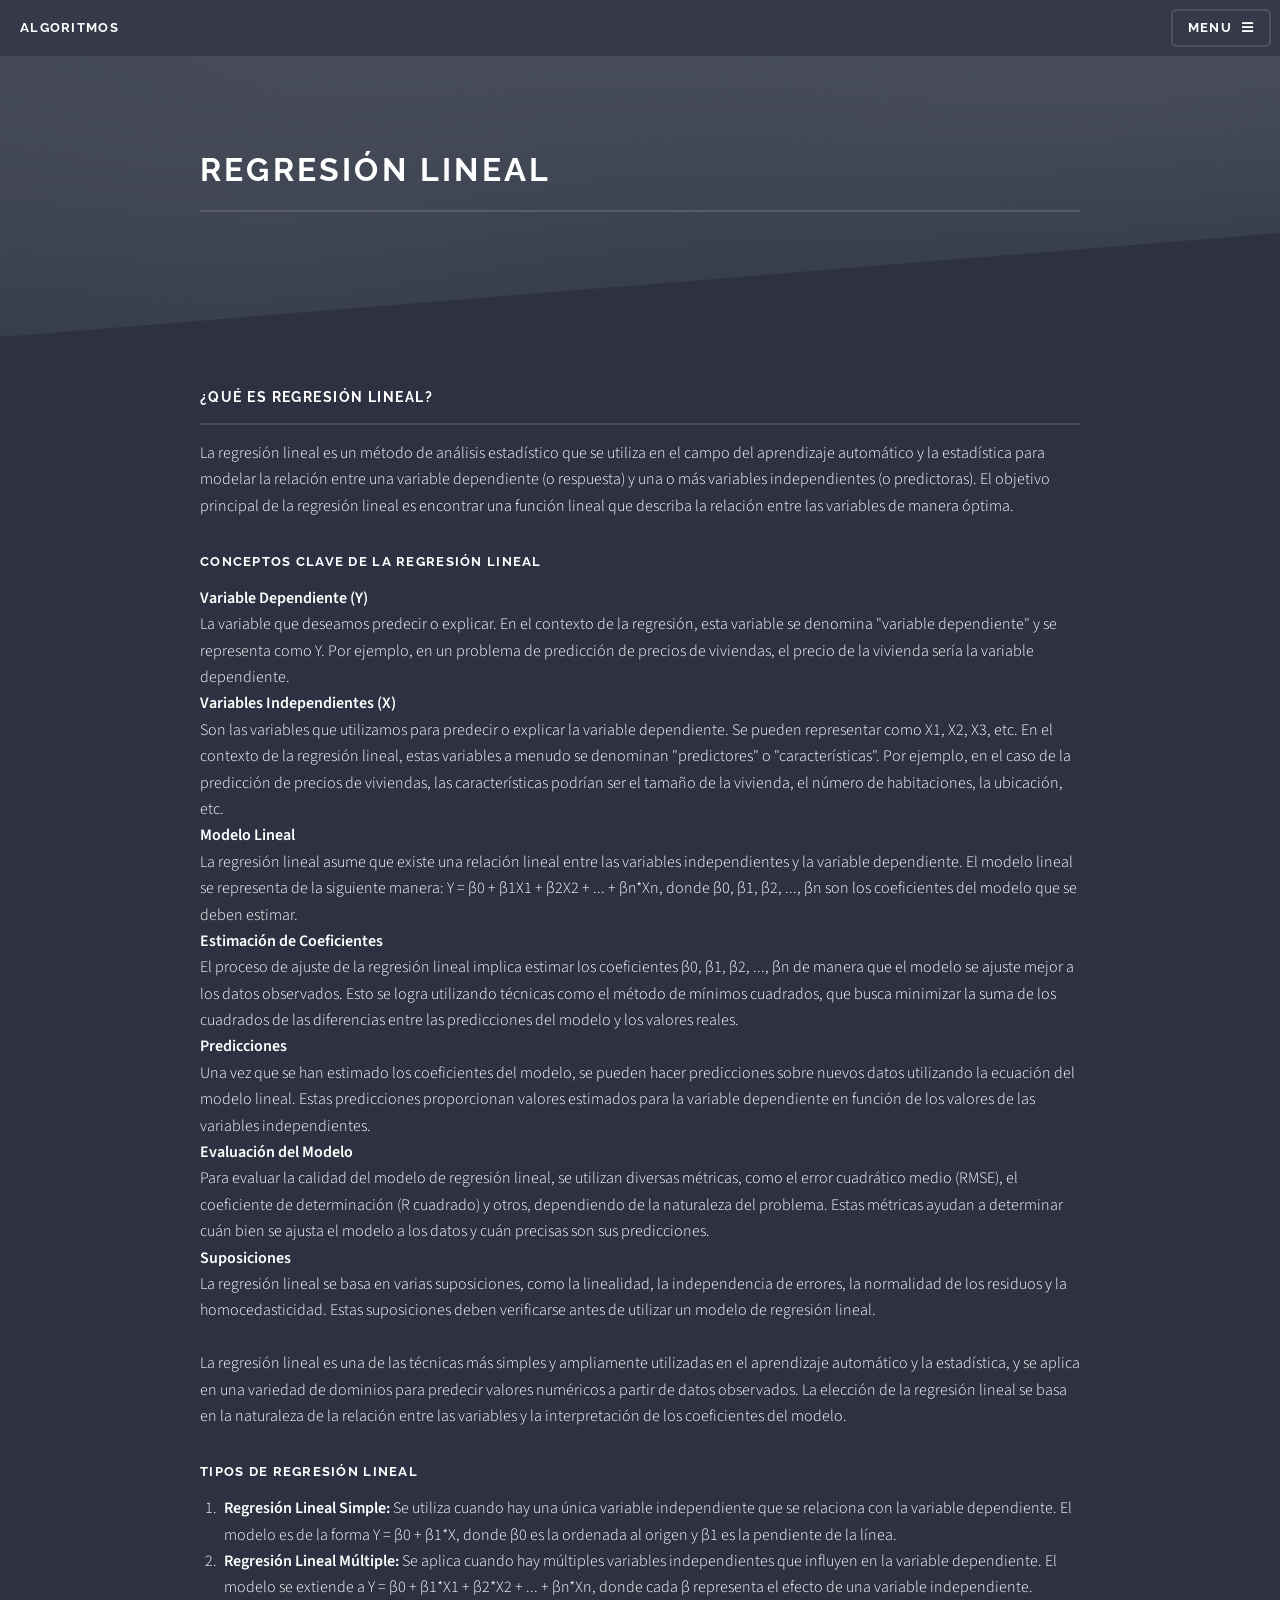
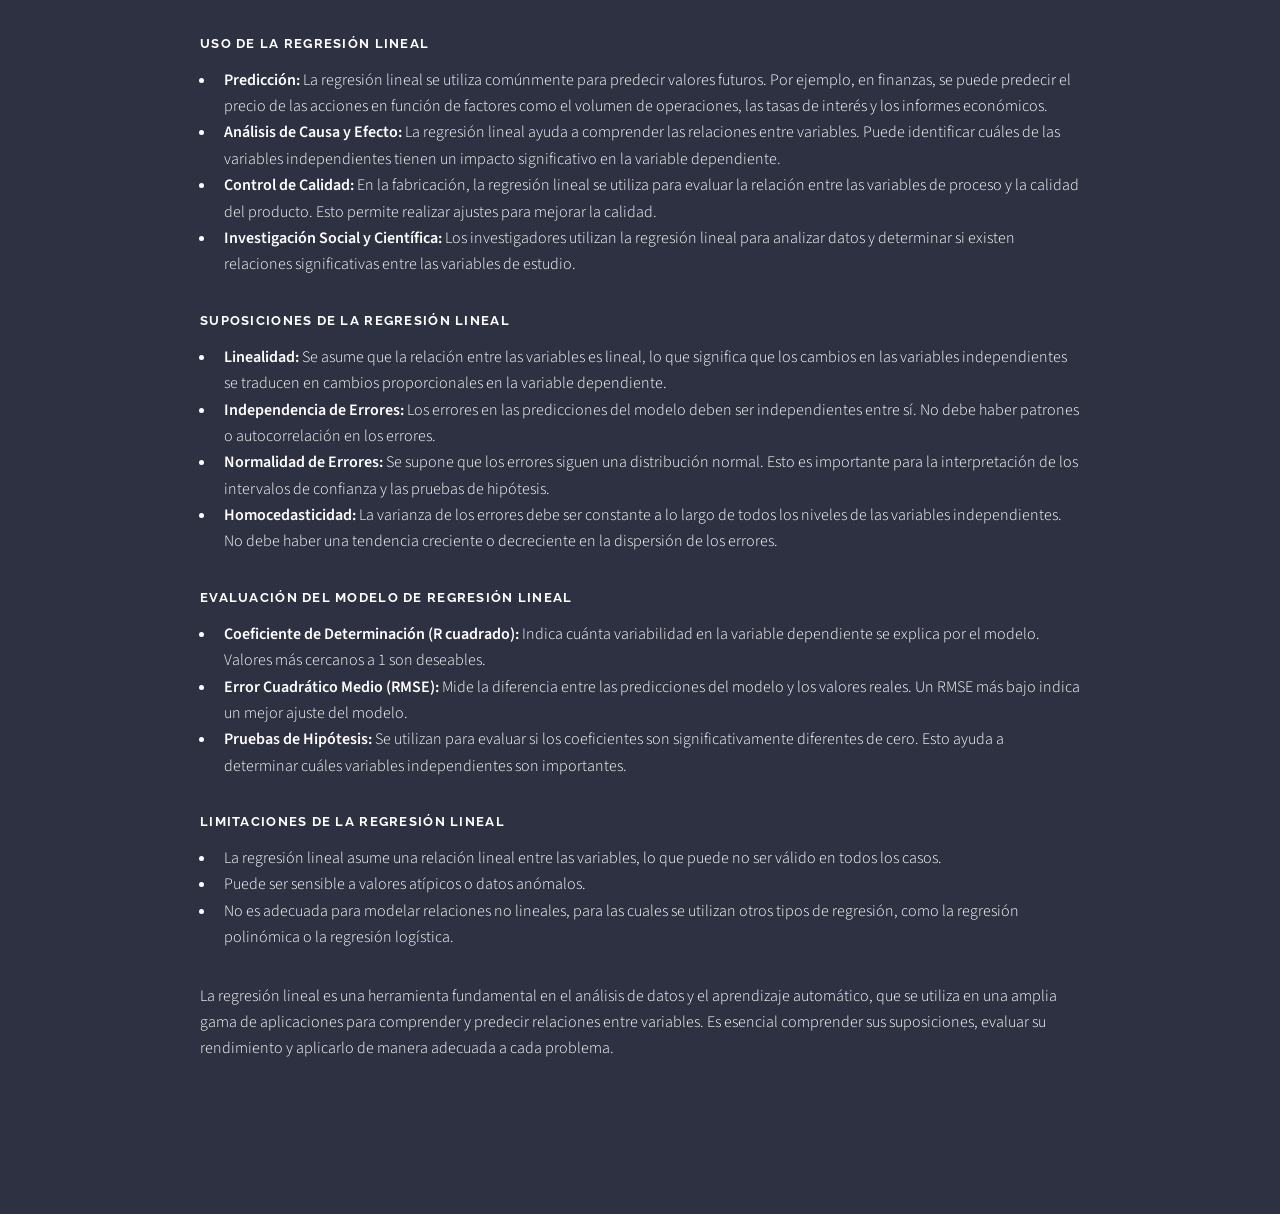
<file: menus/algoritmos/regresionLineal.html>
<!DOCTYPE HTML>
<!--
	Solid State by HTML5 UP
	html5up.net | @ajlkn
	Free for personal and commercial use under the CCA 3.0 license (html5up.net/license)
-->
<html>

<head>
	<title>Portafolio de Juan Lupi</title>
	<meta charset="utf-8" />
	<meta name="viewport" content="width=device-width, initial-scale=1, user-scalable=no" />
	<link rel="stylesheet" href="../../assets/css/main.css" />
	<noscript>
		<link rel="stylesheet" href="../../assets/css/noscript.css" />
	</noscript>
</head>

<body class="is-preload">

	<!-- Page Wrapper -->
	<div id="page-wrapper">

		<!-- Header -->
		<header id="header">
			<h1><a href="../algoritmos.html">Algoritmos</a></h1>
			<nav>
				<a href="#menu">Menu</a>
			</nav>
		</header>

		<!-- Menu -->
		<nav id="menu">
			<div class="inner">
				<h2>Menu</h2>
				<ul class="links">
					<li><a href="../../index.html">Home</a></li>
					<li><a href="../marcoTeorico.html">Marco Teórico</a></li>
					<li><a href="../casosDeEstudio.html">Casos de estudio</a></li>
					<li><a href="../algoritmos.html">Algoritmos</a></li>
				</ul>
				<a href="#" class="close">Close</a>
			</div>
		</nav>

		<!-- Wrapper -->
		<section id="wrapper">
			<header>
				<div class="inner">
					<h2>Regresión Lineal</h2>
				</div>
			</header>

			<!-- Content -->
			<div class="wrapper">
				<div class="inner">

					<h3 class="major">¿Qué es Regresión Lineal?</h3>
					<p>La regresión lineal es un método de análisis estadístico que se utiliza en el campo del
						aprendizaje automático y la estadística para modelar la relación entre una variable dependiente
						(o respuesta) y una o más variables independientes (o predictoras). El objetivo principal de la
						regresión lineal es encontrar una función lineal que describa la relación entre las variables de
						manera óptima.
					</p>
					<h4>Conceptos clave de la regresión lineal</h4>
					<p>
						<strong>Variable Dependiente (Y)</strong>
						<br>La variable que deseamos predecir o explicar. En el contexto de la
						regresión, esta variable se denomina "variable dependiente" y se representa como Y. Por ejemplo,
						en un problema de predicción de precios de viviendas, el precio de la vivienda sería la variable
						dependiente.
						<br>
						<strong>Variables Independientes (X)</strong>
						<br>Son las variables que utilizamos para predecir o explicar la
						variable dependiente. Se pueden representar como X1, X2, X3, etc. En el contexto de la regresión
						lineal, estas variables a menudo se denominan "predictores" o "características". Por ejemplo, en
						el caso de la predicción de precios de viviendas, las características podrían ser el tamaño de
						la vivienda, el número de habitaciones, la ubicación, etc.
						<br>
						<strong>Modelo Lineal</strong>
						<br>La regresión lineal asume que existe una relación lineal entre las variables
						independientes y la variable dependiente. El modelo lineal se representa de la siguiente manera:
						Y = β0 + β1X1 + β2X2 + ... + βn*Xn, donde β0, β1, β2, ..., βn son los coeficientes del modelo
						que se deben estimar.
						<br>
						<strong>Estimación de Coeficientes</strong>
						<br>El proceso de ajuste de la regresión lineal implica estimar los
						coeficientes β0, β1, β2, ..., βn de manera que el modelo se ajuste mejor a los datos observados.
						Esto se logra utilizando técnicas como el método de mínimos cuadrados, que busca minimizar la
						suma de los cuadrados de las diferencias entre las predicciones del modelo y los valores reales.
						<br>
						<strong>Predicciones</strong>
						<br>Una vez que se han estimado los coeficientes del modelo, se pueden hacer
						predicciones sobre nuevos datos utilizando la ecuación del modelo lineal. Estas predicciones
						proporcionan valores estimados para la variable dependiente en función de los valores de las
						variables independientes.
						<br>
						<strong>Evaluación del Modelo</strong>
						<br>Para evaluar la calidad del modelo de regresión lineal, se utilizan
						diversas métricas, como el error cuadrático medio (RMSE), el coeficiente de determinación (R
						cuadrado) y otros, dependiendo de la naturaleza del problema. Estas métricas ayudan a determinar
						cuán bien se ajusta el modelo a los datos y cuán precisas son sus predicciones.
						<br>
						<strong>Suposiciones</strong>
						<br>La regresión lineal se basa en varias suposiciones, como la linealidad, la
						independencia de errores, la normalidad de los residuos y la homocedasticidad. Estas
						suposiciones deben verificarse antes de utilizar un modelo de regresión lineal.
						<br><br>
						La regresión lineal es una de las técnicas más simples y ampliamente utilizadas en el
						aprendizaje automático y la estadística, y se aplica en una variedad de dominios para predecir
						valores numéricos a partir de datos observados. La elección de la regresión lineal se basa en la
						naturaleza de la relación entre las variables y la interpretación de los coeficientes del
						modelo.
					</p>
					<h4>Tipos de Regresión Lineal</h4>
					<ol>
						<li><strong>Regresión Lineal Simple:</strong> Se utiliza cuando hay una única variable
							independiente que se relaciona con la variable dependiente. El modelo es de la forma Y = β0
							+ β1*X, donde β0 es la ordenada al origen y β1 es la pendiente de la línea.</li>
						<li><strong>Regresión Lineal Múltiple:</strong> Se aplica cuando hay múltiples variables
							independientes que influyen en la variable dependiente. El modelo se extiende a Y = β0 +
							β1*X1 + β2*X2 + ... + βn*Xn, donde cada β representa el efecto de una variable
							independiente.</li>
					</ol>

					<h4>Uso de la Regresión Lineal</h4>
					<ul>
						<li><strong>Predicción:</strong> La regresión lineal se utiliza comúnmente para predecir valores
							futuros. Por ejemplo, en finanzas, se puede predecir el precio de las acciones en función de
							factores como el volumen de operaciones, las tasas de interés y los informes económicos.
						</li>
						<li><strong>Análisis de Causa y Efecto:</strong> La regresión lineal ayuda a comprender las
							relaciones entre variables. Puede identificar cuáles de las variables independientes tienen
							un impacto significativo en la variable dependiente.</li>
						<li><strong>Control de Calidad:</strong> En la fabricación, la regresión lineal se utiliza para
							evaluar la relación entre las variables de proceso y la calidad del producto. Esto permite
							realizar ajustes para mejorar la calidad.</li>
						<li><strong>Investigación Social y Científica:</strong> Los investigadores utilizan la regresión
							lineal para analizar datos y determinar si existen relaciones significativas entre las
							variables de estudio.</li>
					</ul>

					<h4>Suposiciones de la Regresión Lineal</h4>
					<ul>
						<li><strong>Linealidad:</strong> Se asume que la relación entre las variables es lineal, lo que
							significa que los cambios en las variables independientes se traducen en cambios
							proporcionales en la variable dependiente.</li>
						<li><strong>Independencia de Errores:</strong> Los errores en las predicciones del modelo deben
							ser independientes entre sí. No debe haber patrones o autocorrelación en los errores.</li>
						<li><strong>Normalidad de Errores:</strong> Se supone que los errores siguen una distribución
							normal. Esto es importante para la interpretación de los intervalos de confianza y las
							pruebas de hipótesis.</li>
						<li><strong>Homocedasticidad:</strong> La varianza de los errores debe ser constante a lo largo
							de todos los niveles de las variables independientes. No debe haber una tendencia creciente
							o decreciente en la dispersión de los errores.</li>
					</ul>

					<h4>Evaluación del Modelo de Regresión Lineal</h4>
					<ul>
						<li><strong>Coeficiente de Determinación (R cuadrado):</strong> Indica cuánta variabilidad en la
							variable dependiente se explica por el modelo. Valores más cercanos a 1 son deseables.</li>
						<li><strong>Error Cuadrático Medio (RMSE):</strong> Mide la diferencia entre las predicciones
							del modelo y los valores reales. Un RMSE más bajo indica un mejor ajuste del modelo.</li>
						<li><strong>Pruebas de Hipótesis:</strong> Se utilizan para evaluar si los coeficientes son
							significativamente diferentes de cero. Esto ayuda a determinar cuáles variables
							independientes son importantes.</li>
					</ul>

					<h4>Limitaciones de la Regresión Lineal</h4>
					<ul>
						<li>La regresión lineal asume una relación lineal entre las variables, lo que puede no ser
							válido en todos los casos.</li>
						<li>Puede ser sensible a valores atípicos o datos anómalos.</li>
						<li>No es adecuada para modelar relaciones no lineales, para las cuales se utilizan otros tipos
							de regresión, como la regresión polinómica o la regresión logística.</li>
					</ul>

					<p>La regresión lineal es una herramienta fundamental en el análisis de datos y el aprendizaje
						automático, que se utiliza en una amplia gama de aplicaciones para comprender y predecir
						relaciones entre variables. Es esencial comprender sus suposiciones, evaluar su rendimiento y
						aplicarlo de manera adecuada a cada problema.</p>
				</div>
			</div>

		</section>

	</div>

	<!-- Scripts -->
	<script src="../../assets/js/jquery.min.js"></script>
	<script src="../../assets/js/jquery.scrollex.min.js"></script>
	<script src="../../assets/js/browser.min.js"></script>
	<script src="../../assets/js/breakpoints.min.js"></script>
	<script src="../../assets/js/util.js"></script>
	<script src="../../assets/js/main.js"></script>

</body>

</html>
</file>
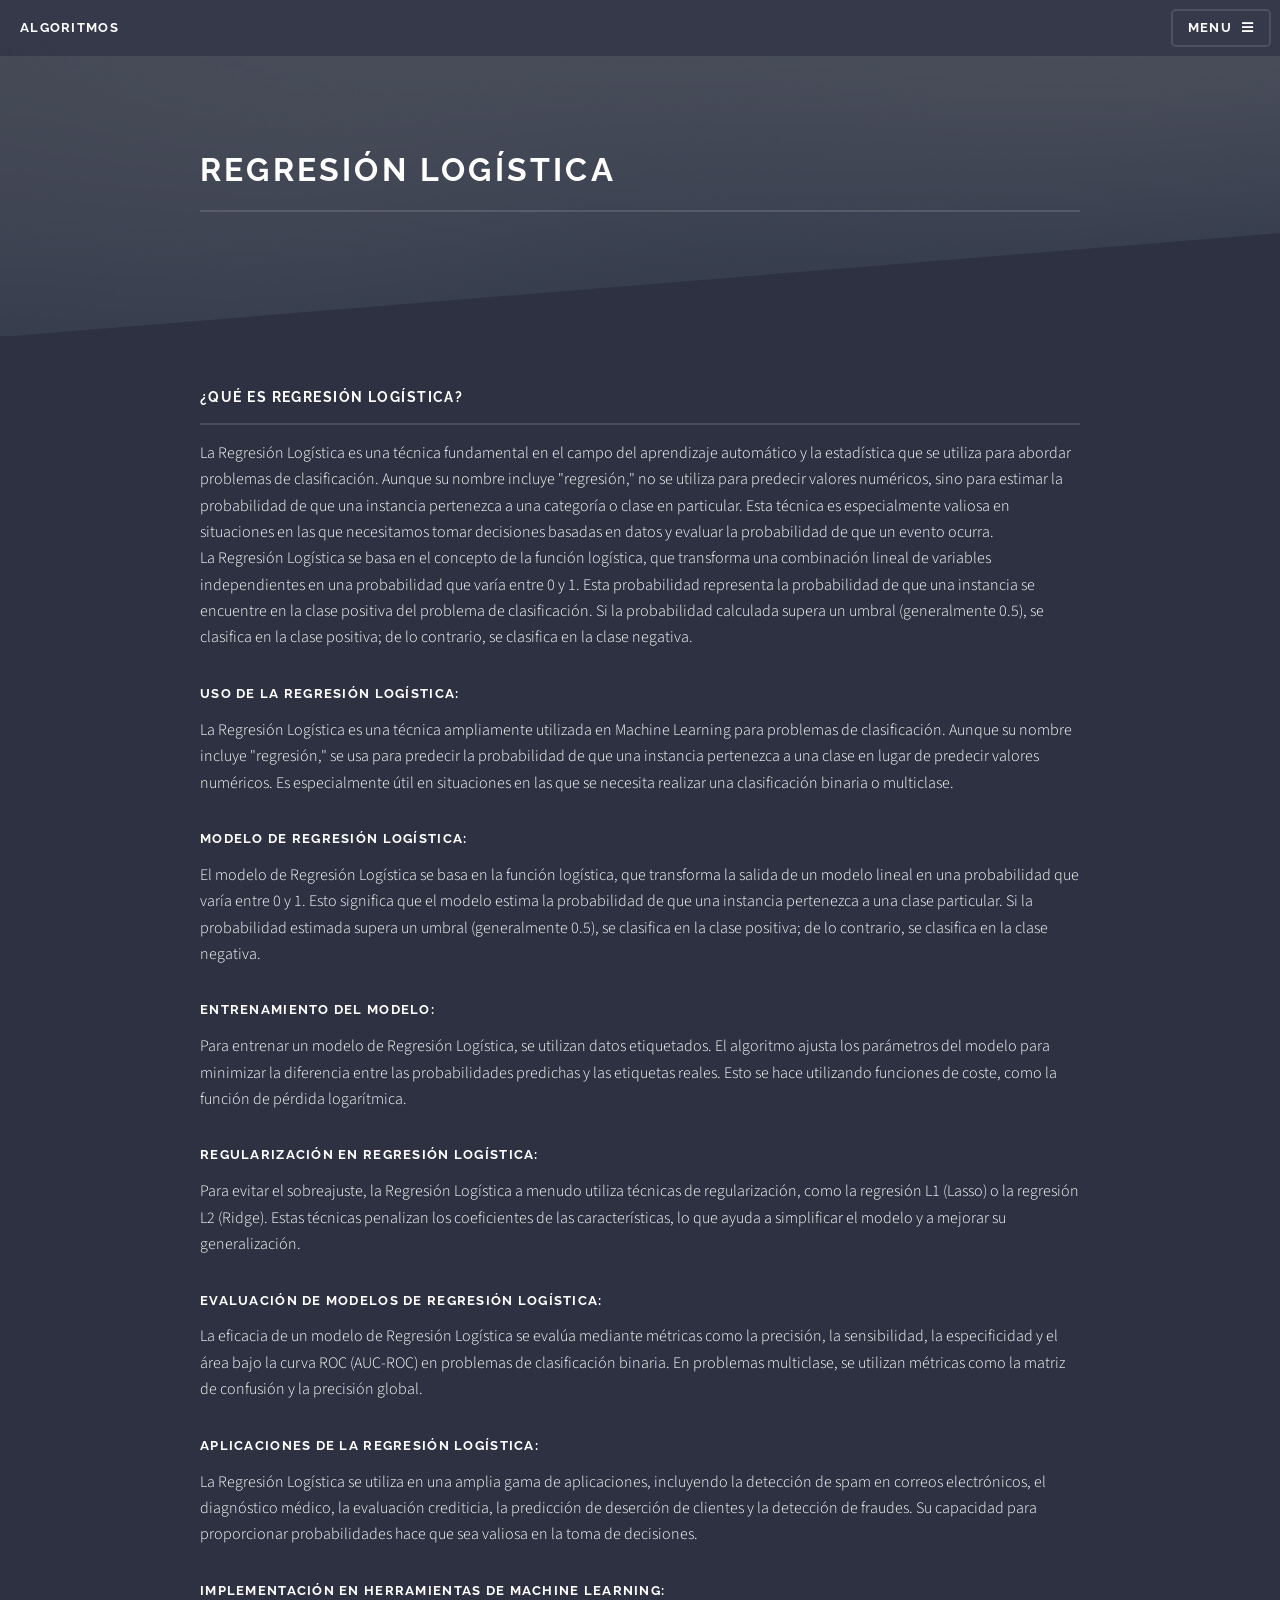
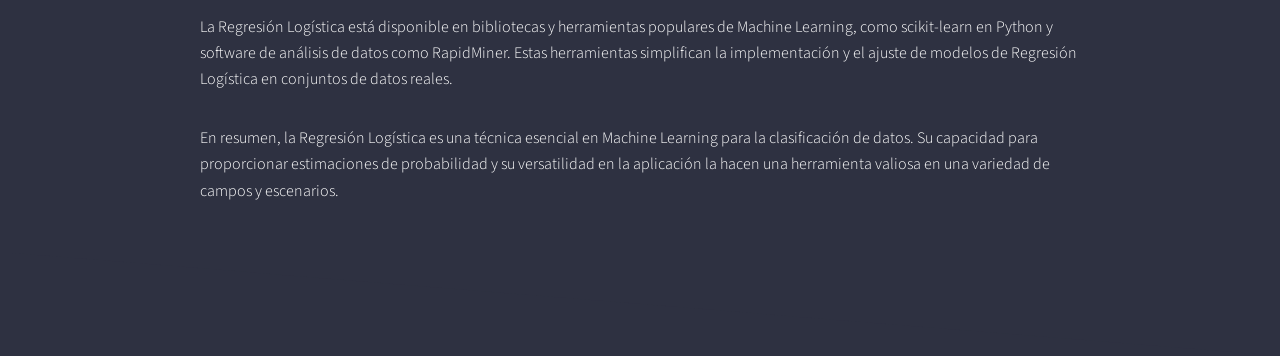
<file: menus/algoritmos/regresionLogistica.html>
<!DOCTYPE HTML>
<!--
	Solid State by HTML5 UP
	html5up.net | @ajlkn
	Free for personal and commercial use under the CCA 3.0 license (html5up.net/license)
-->
<html>

<head>
	<title>Portafolio de Juan Lupi</title>
	<meta charset="utf-8" />
	<meta name="viewport" content="width=device-width, initial-scale=1, user-scalable=no" />
	<link rel="stylesheet" href="../../assets/css/main.css" />
	<noscript>
		<link rel="stylesheet" href="../../assets/css/noscript.css" />
	</noscript>
</head>

<body class="is-preload">

	<!-- Page Wrapper -->
	<div id="page-wrapper">

		<!-- Header -->
		<header id="header">
			<h1><a href="../algoritmos.html">Algoritmos</a></h1>
			<nav>
				<a href="#menu">Menu</a>
			</nav>
		</header>

		<!-- Menu -->
		<nav id="menu">
			<div class="inner">
				<h2>Menu</h2>
				<ul class="links">
					<li><a href="../../index.html">Home</a></li>
					<li><a href="../marcoTeorico.html">Marco Teórico</a></li>
					<li><a href="../casosDeEstudio.html">Casos de estudio</a></li>
					<li><a href="../algoritmos.html">Algoritmos</a></li>
				</ul>
				<a href="#" class="close">Close</a>
			</div>
		</nav>

		<!-- Wrapper -->
		<section id="wrapper">
			<header>
				<div class="inner">
					<h2>Regresión Logística</h2>
				</div>
			</header>

			<!-- Content -->
			<div class="wrapper">
				<div class="inner">

					<h3 class="major">¿Qué es Regresión Logística?</h3>
					<p>La Regresión Logística es una técnica fundamental en el campo del aprendizaje automático y la
						estadística que se utiliza para abordar problemas de clasificación. Aunque su nombre incluye
						"regresión," no se utiliza para predecir valores numéricos, sino para estimar la probabilidad de
						que una instancia pertenezca a una categoría o clase en particular. Esta técnica es
						especialmente valiosa en situaciones en las que necesitamos tomar decisiones basadas en datos y
						evaluar la probabilidad de que un evento ocurra.
						<br>
						La Regresión Logística se basa en el concepto de la función logística, que transforma una
						combinación lineal de variables independientes en una probabilidad que varía entre 0 y 1. Esta
						probabilidad representa la probabilidad de que una instancia se encuentre en la clase positiva
						del problema de clasificación. Si la probabilidad calculada supera un umbral (generalmente 0.5),
						se clasifica en la clase positiva; de lo contrario, se clasifica en la clase negativa.
					</p>
					<h4>Uso de la Regresión Logística:</h4>
					<p>La Regresión Logística es una técnica ampliamente utilizada en Machine Learning para problemas de
						clasificación. Aunque su nombre incluye "regresión," se usa para predecir la probabilidad de que
						una instancia pertenezca a una clase en lugar de predecir valores numéricos. Es especialmente
						útil en situaciones en las que se necesita realizar una clasificación binaria o multiclase.</p>
					<h4>Modelo de Regresión Logística:</h4>
					<p>El modelo de Regresión Logística se basa en la función logística, que transforma la salida de un
						modelo lineal en una probabilidad que varía entre 0 y 1. Esto significa que el modelo estima la
						probabilidad de que una instancia pertenezca a una clase particular. Si la probabilidad estimada
						supera un umbral (generalmente 0.5), se clasifica en la clase positiva; de lo contrario, se
						clasifica en la clase negativa.</p>
					<h4>Entrenamiento del Modelo:</h4>
					<p>Para entrenar un modelo de Regresión Logística, se utilizan datos etiquetados. El algoritmo
						ajusta los parámetros del modelo para minimizar la diferencia entre las probabilidades predichas
						y las etiquetas reales. Esto se hace utilizando funciones de coste, como la función de pérdida
						logarítmica.</p>
					<h4>Regularización en Regresión Logística:</h4>
					<p>Para evitar el sobreajuste, la Regresión Logística a menudo utiliza técnicas de regularización,
						como la regresión L1 (Lasso) o la regresión L2 (Ridge). Estas técnicas penalizan los
						coeficientes de las características, lo que ayuda a simplificar el modelo y a mejorar su
						generalización.</p>
					<h4>Evaluación de Modelos de Regresión Logística:</h4>
					<p>La eficacia de un modelo de Regresión Logística se evalúa mediante métricas como la precisión, la
						sensibilidad, la especificidad y el área bajo la curva ROC (AUC-ROC) en problemas de
						clasificación binaria. En problemas multiclase, se utilizan métricas como la matriz de confusión
						y la precisión global.</p>
					<h4>Aplicaciones de la Regresión Logística:</h4>
					<p>La Regresión Logística se utiliza en una amplia gama de aplicaciones, incluyendo la detección de
						spam en correos electrónicos, el diagnóstico médico, la evaluación crediticia, la predicción de
						deserción de clientes y la detección de fraudes. Su capacidad para proporcionar probabilidades
						hace que sea valiosa en la toma de decisiones.</p>
					<h4>Implementación en Herramientas de Machine Learning:</h4>
					<p>La Regresión Logística está disponible en bibliotecas y herramientas populares de Machine
						Learning, como scikit-learn en Python y software de análisis de datos como RapidMiner. Estas
						herramientas simplifican la implementación y el ajuste de modelos de Regresión Logística en
						conjuntos de datos reales.</p>
					<p>En resumen, la Regresión Logística es una técnica esencial en Machine Learning para la
						clasificación
						de datos. Su capacidad para proporcionar estimaciones de probabilidad y su versatilidad en la
						aplicación la hacen una herramienta valiosa en una variedad de campos y escenarios.</p>
				</div>
			</div>

		</section>

	</div>

	<!-- Scripts -->
	<script src="../../assets/js/jquery.min.js"></script>
	<script src="../../assets/js/jquery.scrollex.min.js"></script>
	<script src="../../assets/js/browser.min.js"></script>
	<script src="../../assets/js/breakpoints.min.js"></script>
	<script src="../../assets/js/util.js"></script>
	<script src="../../assets/js/main.js"></script>

</body>

</html>
</file>
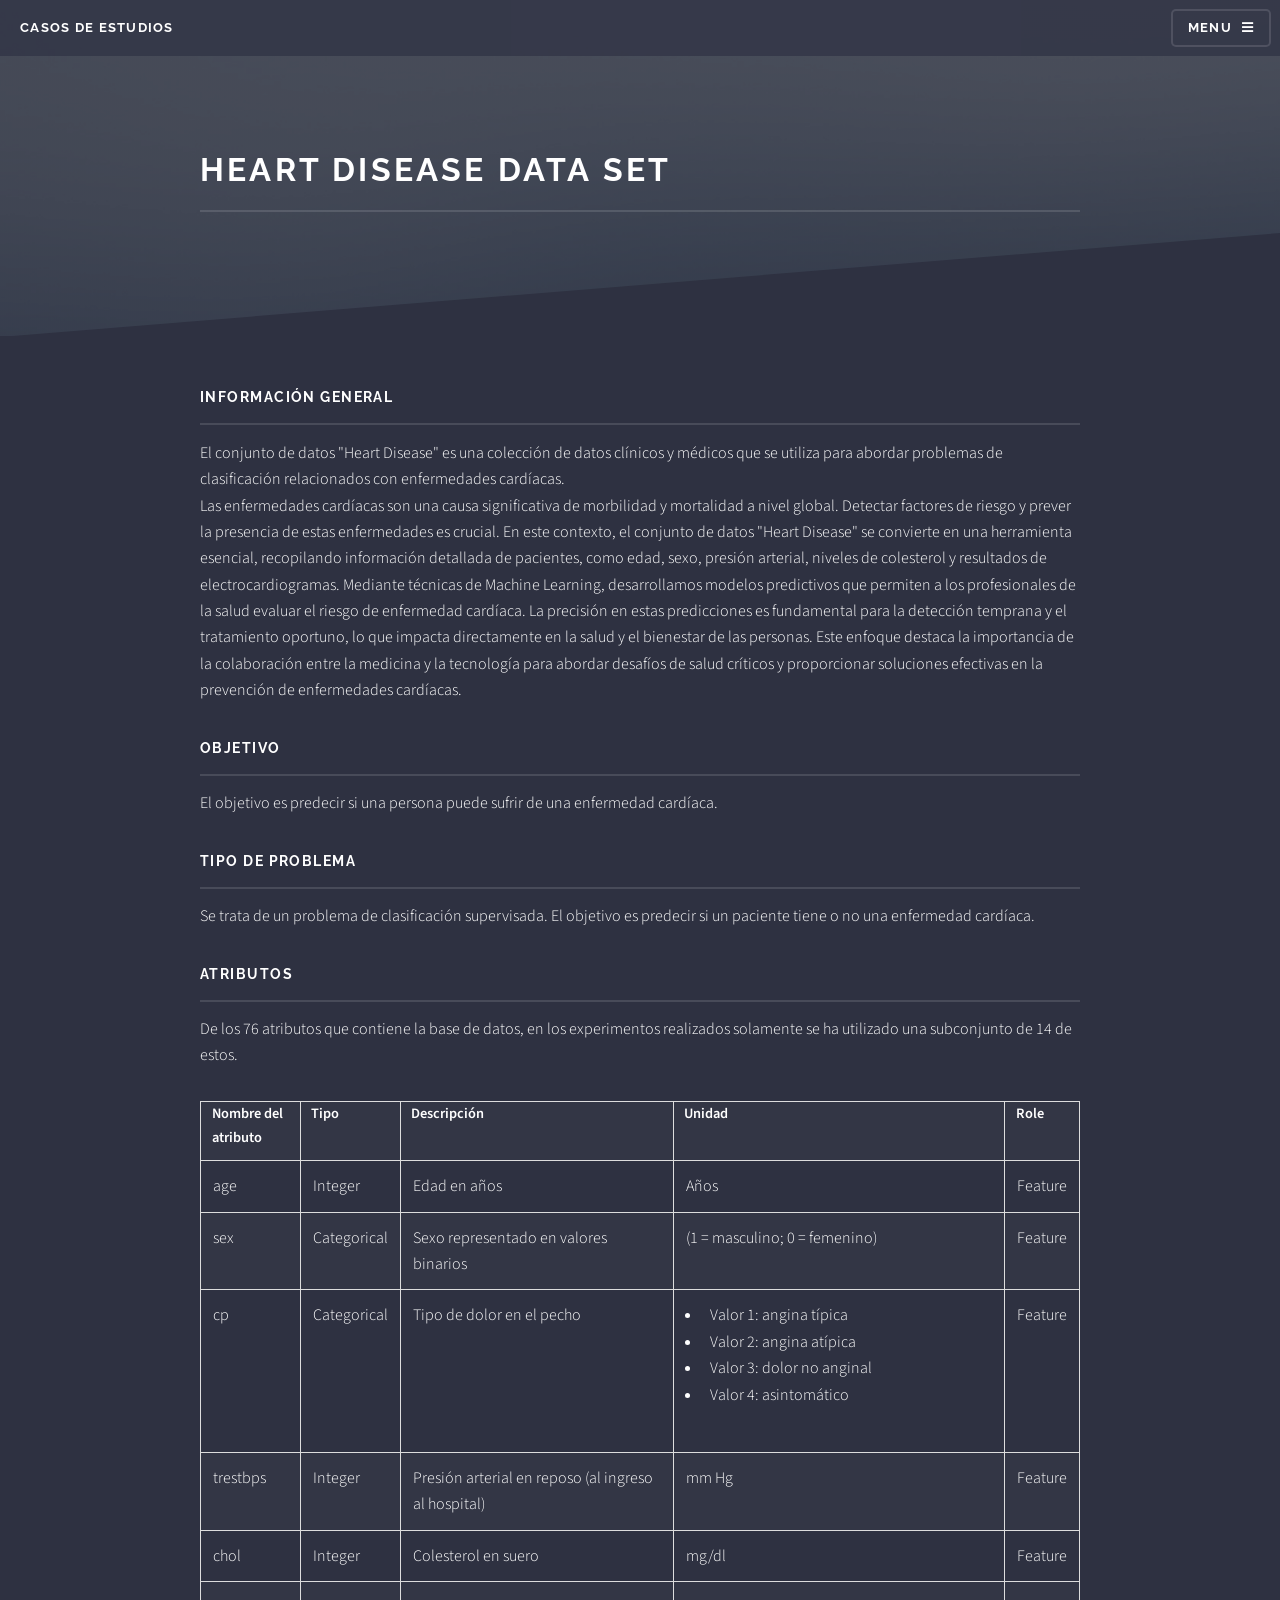
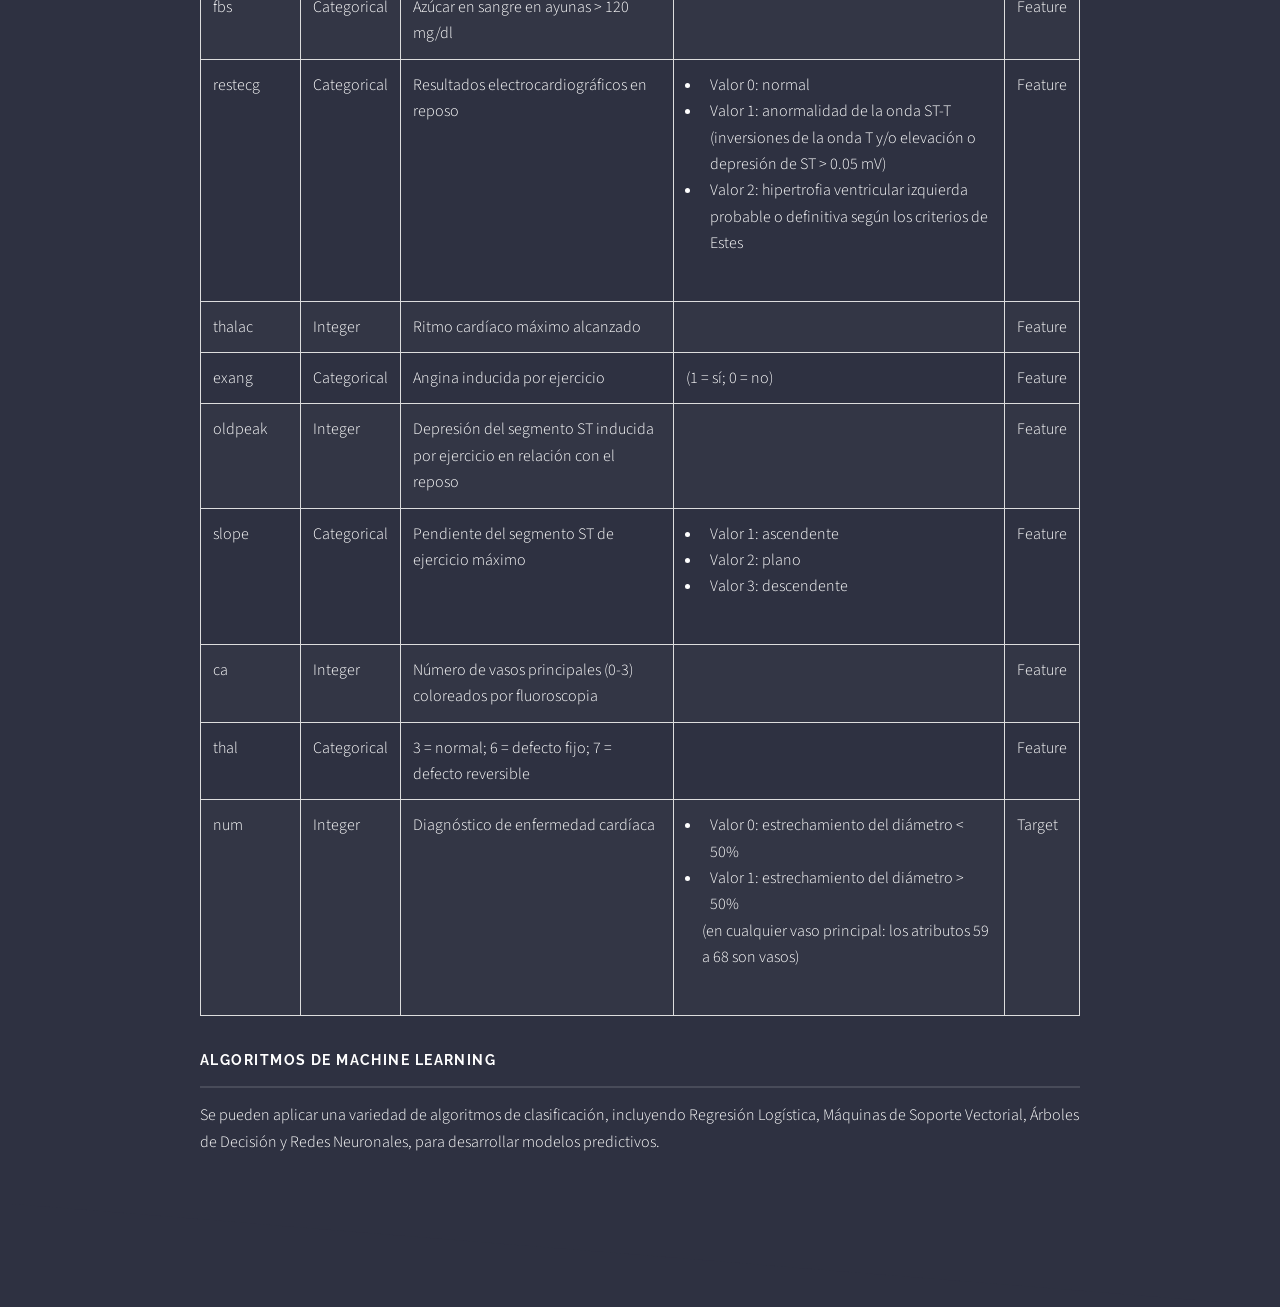
<file: menus/casosDeEstudio/heartDisease.html>
<!DOCTYPE HTML>
<!--
	Solid State by HTML5 UP
	html5up.net | @ajlkn
	Free for personal and commercial use under the CCA 3.0 license (html5up.net/license)
-->
<html>

<head>
	<title>Portafolio de Juan Lupi</title>
	<meta charset="utf-8" />
	<meta name="viewport" content="width=device-width, initial-scale=1, user-scalable=no" />
	<link rel="stylesheet" href="../../assets/css/main.css" />
	<noscript>
		<link rel="stylesheet" href="../../assets/css/noscript.css" />
	</noscript>
</head>

<body class="is-preload">

	<!-- Page Wrapper -->
	<div id="page-wrapper">

		<!-- Header -->
		<header id="header">
			<h1><a href="../casosDeEstudio.html">Casos de Estudios</a></h1>
			<nav>
				<a href="#menu">Menu</a>
			</nav>
		</header>

		<!-- Menu -->
		<nav id="menu">
			<div class="inner">
				<h2>Menu</h2>
				<ul class="links">
					<li><a href="../../index.html">Home</a></li>
					<li><a href="../marcoTeorico.html">Marco Teórico</a></li>
					<li><a href="../casosDeEstudio.html">Casos de estudio</a></li>
					<li><a href="../algoritmos.html">Algoritmos</a></li>
				</ul>
				<a href="#" class="close">Close</a>
			</div>
		</nav>

		<!-- Wrapper -->
		<section id="wrapper">
			<header>
				<div class="inner">
					<h2>Heart Disease Data Set</h2>
				</div>
			</header>

			<!-- Content -->
			<div class="wrapper">
				<div class="inner">

					<h3 class="major">Información General</h3>
					<p>El conjunto de datos "Heart Disease" es una colección de datos clínicos y médicos que se utiliza
						para abordar problemas de clasificación relacionados con enfermedades cardíacas.
						<br>Las enfermedades cardíacas son una causa significativa de morbilidad y mortalidad a nivel
						global.
						Detectar factores de riesgo y prever la presencia de estas enfermedades es crucial. En este
						contexto, el conjunto de
						datos "Heart Disease" se convierte en una herramienta esencial, recopilando información
						detallada de pacientes, como edad,
						sexo, presión arterial, niveles de colesterol y resultados de electrocardiogramas. Mediante
						técnicas de Machine Learning,
						desarrollamos modelos predictivos que permiten a los profesionales de la salud evaluar el riesgo
						de enfermedad cardíaca.
						La precisión en estas predicciones es fundamental para la detección temprana y el tratamiento
						oportuno, lo que impacta
						directamente en la salud y el bienestar de las personas. Este enfoque destaca la importancia de
						la colaboración entre la
						medicina y la tecnología para abordar desafíos de salud críticos y proporcionar soluciones
						efectivas en la prevención de
						enfermedades cardíacas.
					</p>

					<h3 class="major">Objetivo</h3>
					<p>El objetivo es predecir si una persona puede sufrir de una enfermedad cardíaca.</p>

					<h3 class="major">Tipo de problema</h3>
					<p>Se trata de un problema de clasificación supervisada. El objetivo es predecir si un paciente
						tiene o no una enfermedad cardíaca.</p>

					<h3 class="major">Atributos</h3>
					<p>De los 76 atributos que contiene la base de datos, en los experimentos realizados solamente se ha
						utilizado una subconjunto de 14 de estos.
					</p>
					<table>
						<tr>
							<th>Nombre del atributo</th>
							<th>Tipo</th>
							<th>Descripción</th>
							<th>Unidad</th>
							<th>Role</th>
						</tr>
						<tr>
							<td>age</td>
							<td>Integer</td>
							<td>Edad en años</td>
							<td>Años</td>
							<td>Feature</td>
						</tr>
						<tr>
							<td>sex</td>
							<td>Categorical</td>
							<td>Sexo representado en valores binarios</td>
							<td>(1 = masculino; 0 = femenino)</td>
							<td>Feature</td>
						</tr>
						<tr>
							<td>cp</td>
							<td>Categorical</td>
							<td>Tipo de dolor en el pecho</td>
							<td>
								<ul>
									<li>Valor 1: angina típica</li>
									<li>Valor 2: angina atípica</li>
									<li>Valor 3: dolor no anginal</li>
									<li>Valor 4: asintomático</li>
								</ul>
							</td>
							<td>Feature</td>
						</tr>
						<tr>
							<td>trestbps</td>
							<td>Integer</td>
							<td>Presión arterial en reposo (al ingreso al hospital)</td>
							<td>mm Hg</td>
							<td>Feature</td>
						</tr>
						<tr>
							<td>chol</td>
							<td>Integer</td>
							<td>Colesterol en suero</td>
							<td>mg/dl</td>
							<td>Feature</td>
						</tr>
						<tr>
							<td>fbs</td>
							<td>Categorical</td>
							<td>Azúcar en sangre en ayunas > 120 mg/dl</td>
							<td></td>
							<td>Feature</td>
						</tr>
						<tr>
							<td>restecg</td>
							<td>Categorical</td>
							<td>Resultados electrocardiográficos en reposo</td>
							<td>
								<ul>
									<li>Valor 0: normal</li>
									<li>Valor 1: anormalidad de la onda ST-T (inversiones de la onda T y/o elevación o
										depresión de ST > 0.05 mV)</li>
									<li>Valor 2: hipertrofia ventricular izquierda probable o definitiva según los
										criterios de Estes</li>
								</ul>
							</td>
							<td>Feature</td>
						</tr>
						<tr>
							<td>thalac</td>
							<td>Integer</td>
							<td>Ritmo cardíaco máximo alcanzado</td>
							<td></td>
							<td>Feature</td>
						</tr>
						<tr>
							<td>exang</td>
							<td>Categorical</td>
							<td>Angina inducida por ejercicio</td>
							<td>(1 = sí; 0 = no)</td>
							<td>Feature</td>
						</tr>
						<tr>
							<td>oldpeak</td>
							<td>Integer</td>
							<td>Depresión del segmento ST inducida por ejercicio en relación con el reposo</td>
							<td></td>
							<td>Feature</td>
						</tr>
						<tr>
							<td>slope</td>
							<td>Categorical</td>
							<td>Pendiente del segmento ST de ejercicio máximo</td>
							<td>
								<ul>
									<li>Valor 1: ascendente</li>
									<li>Valor 2: plano</li>
									<li>Valor 3: descendente</li>
								</ul>
							</td>
							<td>Feature</td>
						</tr>
						<tr>
							<td>ca</td>
							<td>Integer</td>
							<td>Número de vasos principales (0-3) coloreados por fluoroscopia</td>
							<td></td>
							<td>Feature</td>
						</tr>
						<tr>
							<td>thal</td>
							<td>Categorical</td>
							<td>3 = normal; 6 = defecto fijo; 7 = defecto reversible</td>
							<td></td>
							<td>Feature</td>
						</tr>
						<tr>
							<td>num</td>
							<td>Integer</td>
							<td>Diagnóstico de enfermedad cardíaca</td>
							<td>
								<ul>
									<li>Valor 0: estrechamiento del diámetro < 50%</li>
									<li>Valor 1: estrechamiento del diámetro > 50%</li>
									(en cualquier vaso principal: los atributos 59 a 68 son vasos)</li>
								</ul>
							</td>
							<td>Target</td>
						</tr>
					</table>

					<h3 class="major">Algoritmos de Machine Learning</h3>
					<p>Se pueden aplicar una variedad de algoritmos de clasificación, incluyendo Regresión Logística,
						Máquinas de Soporte Vectorial, Árboles de Decisión y Redes Neuronales, para desarrollar modelos
						predictivos.</p>
				</div>


			</div>


		</section>

	</div>

	<!-- Scripts -->
	<script src="../../assets/js/jquery.min.js"></script>
	<script src="../../assets/js/jquery.scrollex.min.js"></script>
	<script src="../../assets/js/browser.min.js"></script>
	<script src="../../assets/js/breakpoints.min.js"></script>
	<script src="../../assets/js/util.js"></script>
	<script src="../../assets/js/main.js"></script>

</body>

</html>
</file>
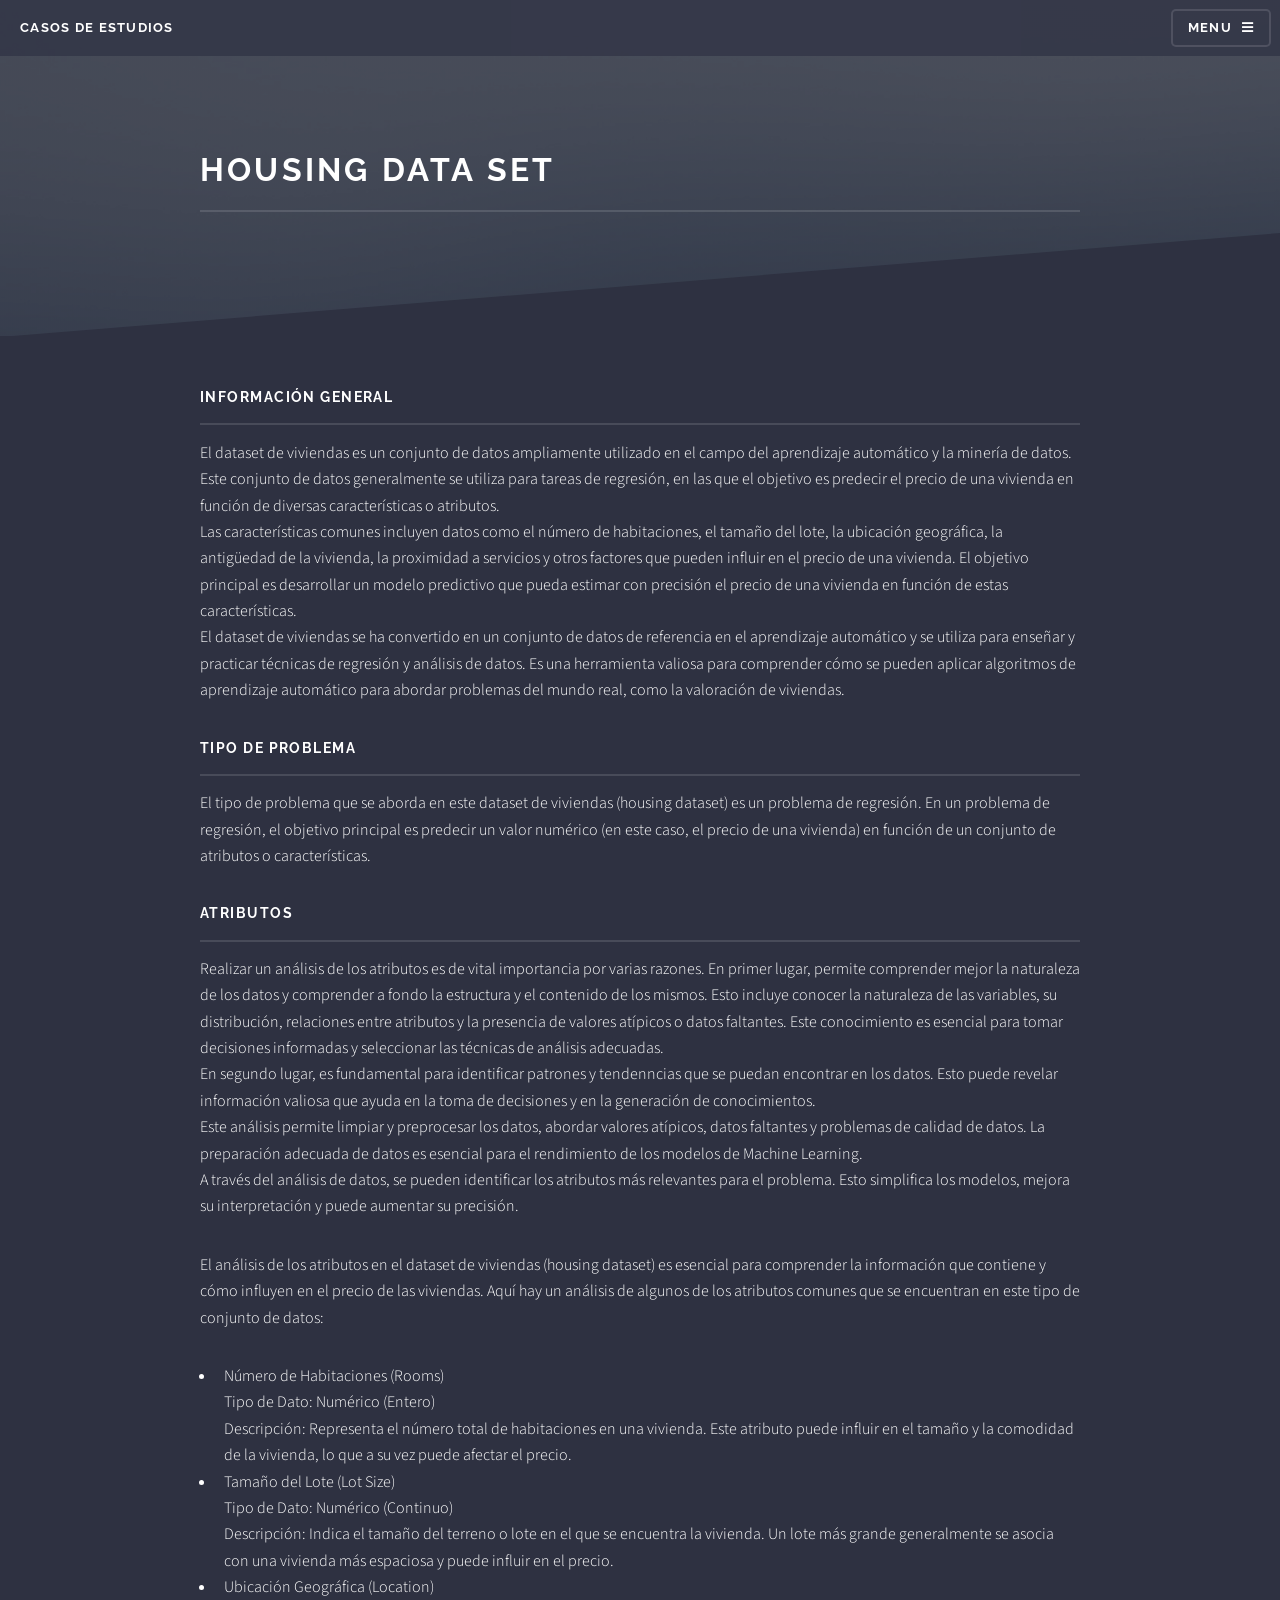
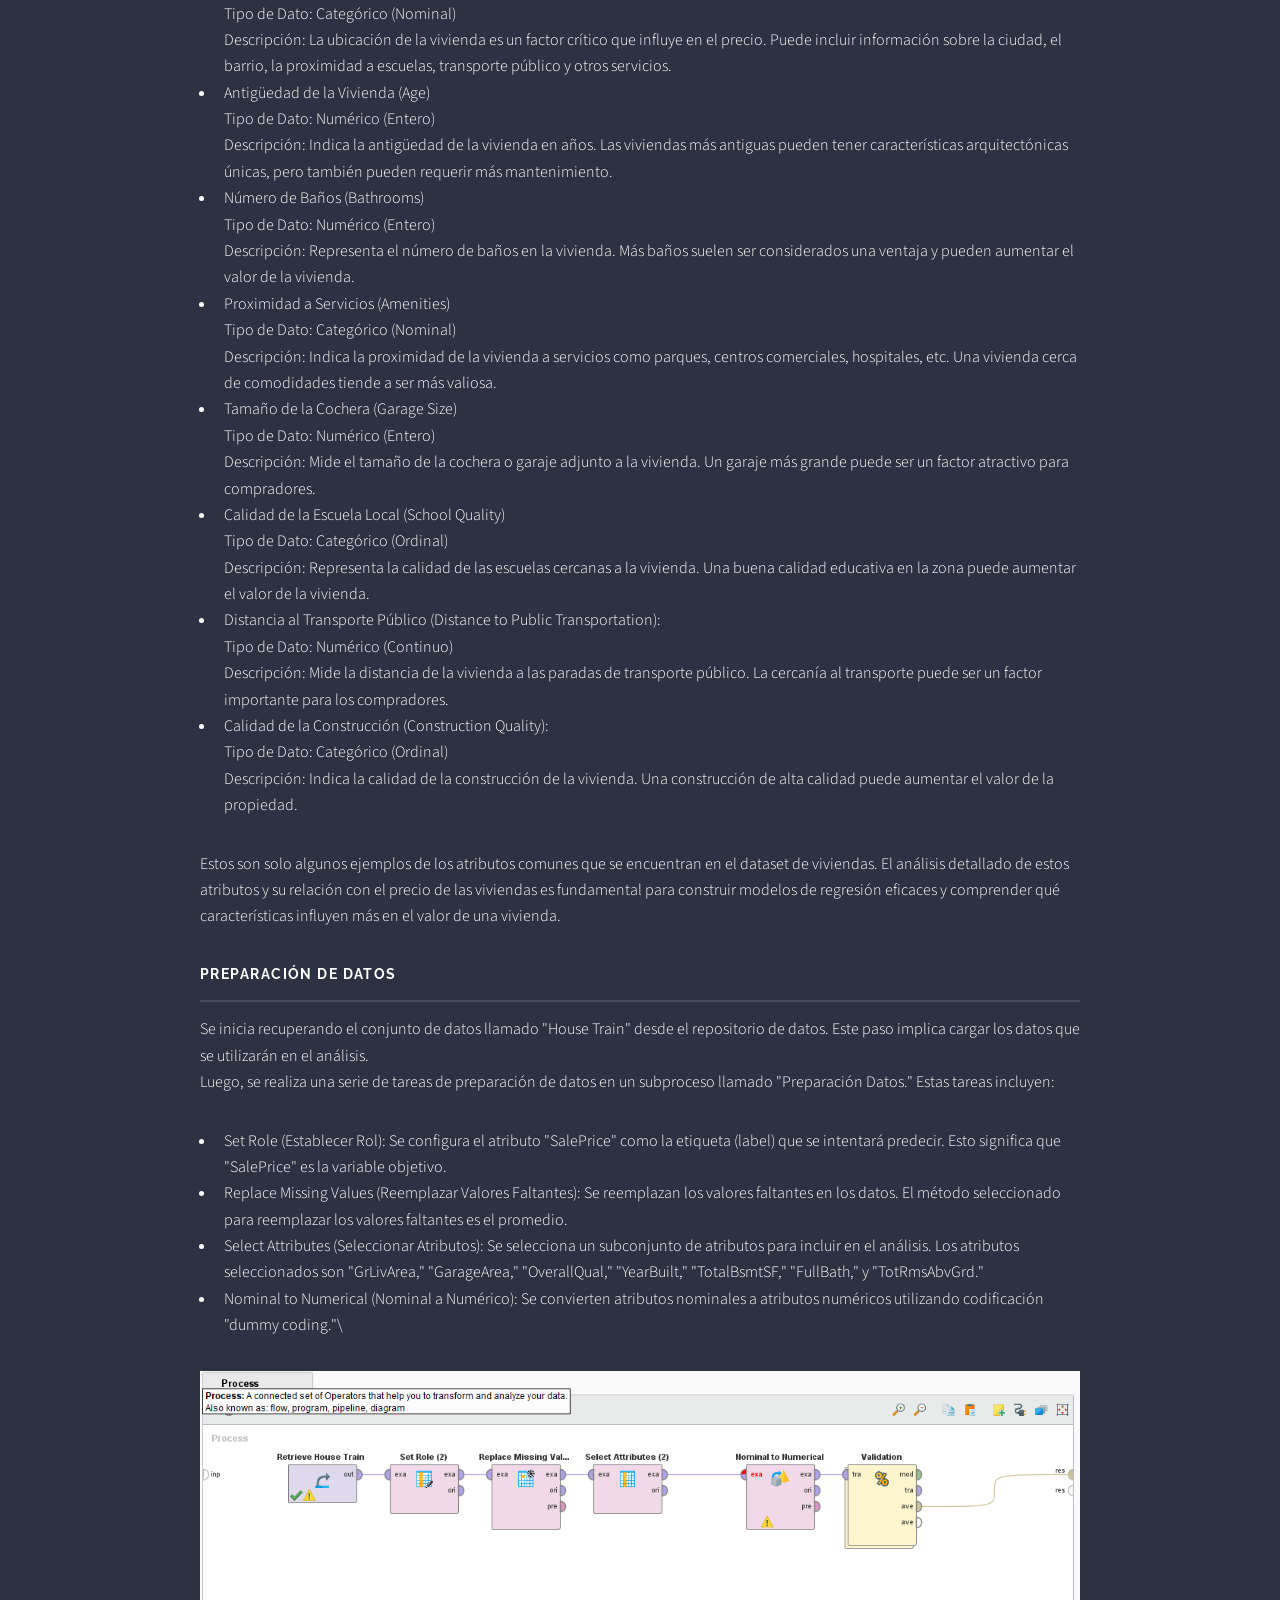
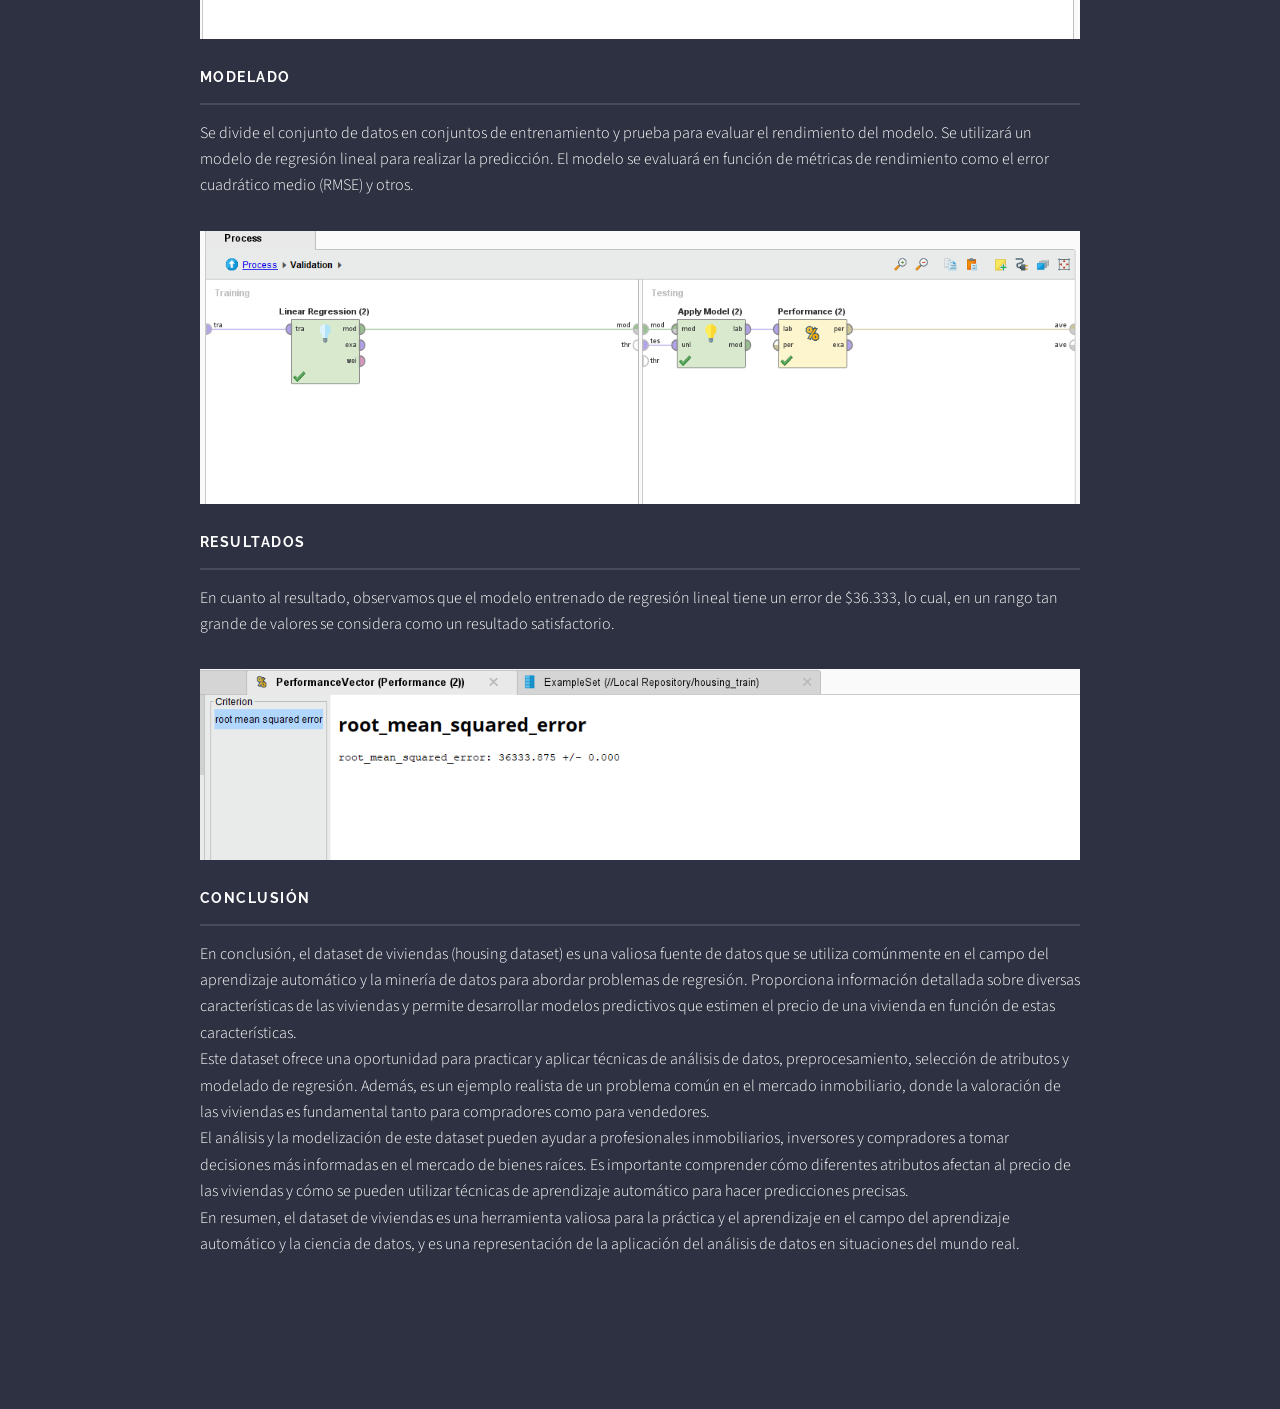
<file: menus/casosDeEstudio/housing.html>
<!DOCTYPE HTML>
<!--
	Solid State by HTML5 UP
	html5up.net | @ajlkn
	Free for personal and commercial use under the CCA 3.0 license (html5up.net/license)
-->
<html>

<head>
	<title>Portafolio de Juan Lupi</title>
	<meta charset="utf-8" />
	<meta name="viewport" content="width=device-width, initial-scale=1, user-scalable=no" />
	<link rel="stylesheet" href="../../assets/css/main.css" />
	<noscript>
		<link rel="stylesheet" href="../../assets/css/noscript.css" />
	</noscript>
</head>

<body class="is-preload">

	<!-- Page Wrapper -->
	<div id="page-wrapper">

		<!-- Header -->
		<header id="header">
			<h1><a href="../casosDeEstudio.html">Casos de Estudios</a></h1>
			<nav>
				<a href="#menu">Menu</a>
			</nav>
		</header>

		<!-- Menu -->
		<nav id="menu">
			<div class="inner">
				<h2>Menu</h2>
				<ul class="links">
					<li><a href="../../index.html">Home</a></li>
					<li><a href="../marcoTeorico.html">Marco Teórico</a></li>
					<li><a href="../casosDeEstudio.html">Casos de estudio</a></li>
					<li><a href="../algoritmos.html">Algoritmos</a></li>
				</ul>
				<a href="#" class="close">Close</a>
			</div>
		</nav>

		<!-- Wrapper -->
		<section id="wrapper">
			<header>
				<div class="inner">
					<h2>Housing Data Set</h2>
				</div>
			</header>

			<!-- Content -->
			<div class="wrapper">
				<div class="inner">

					<h3 class="major">Información General</h3>
					<p> El dataset de viviendas es un conjunto de datos ampliamente utilizado en el campo del
						aprendizaje automático y la minería de datos. Este conjunto de datos generalmente se utiliza
						para tareas de regresión, en las que el objetivo es predecir el precio de una vivienda en
						función de diversas características o atributos.
						<br>
						Las características comunes incluyen datos como el número de habitaciones, el tamaño del lote,
						la ubicación geográfica, la antigüedad de la vivienda, la proximidad a servicios y otros
						factores que pueden influir en el precio de una vivienda. El objetivo principal es desarrollar
						un modelo predictivo que pueda estimar con precisión el precio de una vivienda en función de
						estas características.
						<br>
						El dataset de viviendas se ha convertido en un conjunto de datos de referencia en el aprendizaje
						automático y se utiliza para enseñar y practicar técnicas de regresión y análisis de datos. Es
						una herramienta valiosa para comprender cómo se pueden aplicar algoritmos de aprendizaje
						automático para abordar problemas del mundo real, como la valoración de viviendas.
					</p>

					<h3 class="major">Tipo de problema</h3>
					<p>El tipo de problema que se aborda en este dataset de viviendas (housing dataset) es un problema
						de
						regresión. En un problema de regresión, el objetivo principal es predecir un valor numérico (en
						este caso, el precio de una vivienda) en función de un conjunto de atributos o características.
					</p>

					<h3 class="major">Atributos</h3>
					<p>Realizar un análisis de los atributos es de vital importancia por varias razones. En primer
						lugar, permite comprender mejor la naturaleza de los datos y comprender a fondo la estructura y
						el contenido de los mismos.
						Esto incluye conocer la naturaleza de las variables, su distribución, relaciones entre atributos
						y la presencia de valores atípicos o datos faltantes. Este conocimiento es esencial para tomar
						decisiones informadas y
						seleccionar las técnicas de análisis adecuadas.
						<br>
						En segundo lugar, es fundamental para identificar patrones y tendenncias que se puedan encontrar
						en los datos. Esto puede revelar información valiosa que ayuda en la toma de decisiones y en la
						generación de conocimientos.
						<br>
						Este análisis permite limpiar y preprocesar los datos, abordar valores atípicos, datos faltantes
						y problemas de calidad de datos. La preparación adecuada de datos es esencial para el
						rendimiento de los modelos de Machine Learning.
						<br>
						A través del análisis de datos, se pueden identificar los atributos más relevantes para el
						problema. Esto simplifica los modelos, mejora su interpretación y puede aumentar su precisión.
					</p>
					<p>
						El análisis de los atributos en el dataset de viviendas (housing dataset) es esencial para
						comprender la información que contiene y cómo influyen en el precio de las viviendas. Aquí hay
						un análisis de algunos de los atributos comunes que se encuentran en este tipo de conjunto de
						datos:
					<ul>
						<li>
							Número de Habitaciones (Rooms)
							<br>
							Tipo de Dato: Numérico (Entero)
							<br>
							Descripción: Representa el número total de habitaciones en una vivienda. Este atributo puede
							influir en el tamaño y la comodidad de la vivienda, lo que a su vez puede afectar el precio.
						</li>
						<li>
							Tamaño del Lote (Lot Size)
							<br>
							Tipo de Dato: Numérico (Continuo)
							<br>
							Descripción: Indica el tamaño del terreno o lote en el que se encuentra la vivienda. Un lote
							más
							grande generalmente se asocia con una vivienda más espaciosa y puede influir en el precio.
						</li>
						<li>
							Ubicación Geográfica (Location)
							<br>
							Tipo de Dato: Categórico (Nominal)
							<br>
							Descripción: La ubicación de la vivienda es un factor crítico que influye en el precio.
							Puede
							incluir información sobre la ciudad, el barrio, la proximidad a escuelas, transporte público
							y otros servicios.
						</li>
						<li>
							Antigüedad de la Vivienda (Age)
							<br>
							Tipo de Dato: Numérico (Entero)
							<br>
							Descripción: Indica la antigüedad de la vivienda en años. Las viviendas más antiguas pueden
							tener características arquitectónicas únicas, pero también pueden requerir más
							mantenimiento.
						</li>
						<li>
							Número de Baños (Bathrooms)
							<br>
							Tipo de Dato: Numérico (Entero)
							<br> Descripción: Representa el número de baños en la vivienda. Más baños suelen ser
							considerados una
							ventaja y pueden aumentar el valor de la vivienda.
						</li>
						<li>
							Proximidad a Servicios (Amenities)
							<br>
							Tipo de Dato: Categórico (Nominal)
							<br> Descripción: Indica la proximidad de la vivienda a servicios como parques, centros
							comerciales,
							hospitales, etc. Una vivienda cerca de comodidades tiende a ser más valiosa.
						</li>
						<li>
							Tamaño de la Cochera (Garage Size)
							<br>
							Tipo de Dato: Numérico (Entero)
							<br> Descripción: Mide el tamaño de la cochera o garaje adjunto a la vivienda. Un garaje más
							grande puede ser un factor atractivo para compradores.
						</li>
						<li>
							Calidad de la Escuela Local (School Quality)
							<br>
							Tipo de Dato: Categórico (Ordinal)
							<br> Descripción: Representa la calidad de las escuelas cercanas a la vivienda. Una buena
							calidad
							educativa en la zona puede aumentar el valor de la vivienda.
						</li>
						<li>
							Distancia al Transporte Público (Distance to Public Transportation):
							<br>
							Tipo de Dato: Numérico (Continuo)
							<br> Descripción: Mide la distancia de la vivienda a las paradas de transporte público. La
							cercanía al transporte puede ser un factor importante para los compradores.
						</li>
						<li>
							Calidad de la Construcción (Construction Quality):
							<br>
							Tipo de Dato: Categórico (Ordinal)
							<br> Descripción: Indica la calidad de la construcción de la vivienda. Una construcción de
							alta
							calidad puede aumentar el valor de la propiedad.
						</li>
					</ul>
					Estos son solo algunos ejemplos de los atributos comunes que se encuentran en el dataset de
					viviendas. El análisis detallado de estos atributos y su relación con el precio de las viviendas
					es fundamental para construir modelos de regresión eficaces y comprender qué características
					influyen más en el valor de una vivienda.
					</p>

					<h3 class="major">Preparación de datos</h3>
					<p>Se inicia recuperando el conjunto de datos llamado "House Train" desde el
						repositorio de datos. Este paso implica cargar los datos que se utilizarán en el análisis.
						<br>
						Luego, se realiza una serie de tareas de preparación de datos en un
						subproceso llamado "Preparación Datos." Estas tareas incluyen:
					<ul>
						<li>
							Set Role (Establecer Rol): Se configura el atributo "SalePrice" como la etiqueta (label) que
							se intentará predecir. Esto significa que "SalePrice" es la variable objetivo.
						</li>
						<li>
							Replace Missing Values (Reemplazar Valores Faltantes): Se reemplazan los valores faltantes
							en los datos. El método seleccionado para reemplazar los valores faltantes es el promedio.
						</li>
						<li>
							Select Attributes (Seleccionar Atributos): Se selecciona un subconjunto de atributos para
							incluir en el análisis. Los atributos seleccionados son "GrLivArea," "GarageArea,"
							"OverallQual," "YearBuilt," "TotalBsmtSF," "FullBath," y "TotRmsAbvGrd."
						</li>
						<li>
							Nominal to Numerical (Nominal a Numérico): Se convierten atributos nominales a atributos
							numéricos utilizando codificación "dummy coding."\
						</li>
					</ul>


					</p>
					<img style="display: block; margin-bottom: 3%; margin-left: auto; margin-right: auto; width:100% ;"
						src="../../images/housing1.png" alt="">

					<h3 class="major">Modelado</h3>
					<p>
						Se divide el conjunto de datos en conjuntos de entrenamiento y prueba
						para evaluar el rendimiento del modelo. Se utilizará un modelo de regresión lineal para realizar
						la predicción. El modelo se evaluará en función de métricas de rendimiento como el error
						cuadrático medio (RMSE) y otros.
					</p>
					<img style="display: block; margin-bottom: 3%; margin-left: auto; margin-right: auto; width:100% ;"
						src="../../images/housing3.png" alt="">



					<h3 class="major">Resultados</h3>
					<p>
						En cuanto al resultado, observamos que el modelo entrenado de regresión lineal tiene un error de
						$36.333, lo cual, en un rango tan grande de valores se considera como un resultado
						satisfactorio.
					</p>
					<img style="display: block; margin-bottom: 3%; margin-left: auto; margin-right: auto; width:100% ;"
						src="../../images/housing4.png" alt="">

					<h3 class="major">Conclusión</h3>
					<p>
						En conclusión, el dataset de viviendas (housing dataset) es una valiosa fuente de datos que se
						utiliza comúnmente en el campo del aprendizaje automático y la minería de datos para abordar
						problemas de regresión. Proporciona información detallada sobre diversas características de las
						viviendas y permite desarrollar modelos predictivos que estimen el precio de una vivienda en
						función de estas características.
						<br>
						Este dataset ofrece una oportunidad para practicar y aplicar técnicas de análisis de datos,
						preprocesamiento, selección de atributos y modelado de regresión. Además, es un ejemplo realista
						de un problema común en el mercado inmobiliario, donde la valoración de las viviendas es
						fundamental tanto para compradores como para vendedores.
						<br>
						El análisis y la modelización de este dataset pueden ayudar a profesionales inmobiliarios,
						inversores y compradores a tomar decisiones más informadas en el mercado de bienes raíces. Es
						importante comprender cómo diferentes atributos afectan al precio de las viviendas y cómo se
						pueden utilizar técnicas de aprendizaje automático para hacer predicciones precisas.
						<br>
						En resumen, el dataset de viviendas es una herramienta valiosa para la práctica y el aprendizaje
						en el campo del aprendizaje automático y la ciencia de datos, y es una representación de la
						aplicación del análisis de datos en situaciones del mundo real.
					</p>
		</section>

	</div>

	<!-- Scripts -->
	<script src="../../assets/js/jquery.min.js"></script>
	<script src="../../assets/js/jquery.scrollex.min.js"></script>
	<script src="../../assets/js/browser.min.js"></script>
	<script src="../../assets/js/breakpoints.min.js"></script>
	<script src="../../assets/js/util.js"></script>
	<script src="../../assets/js/main.js"></script>

</body>

</html>
</file>
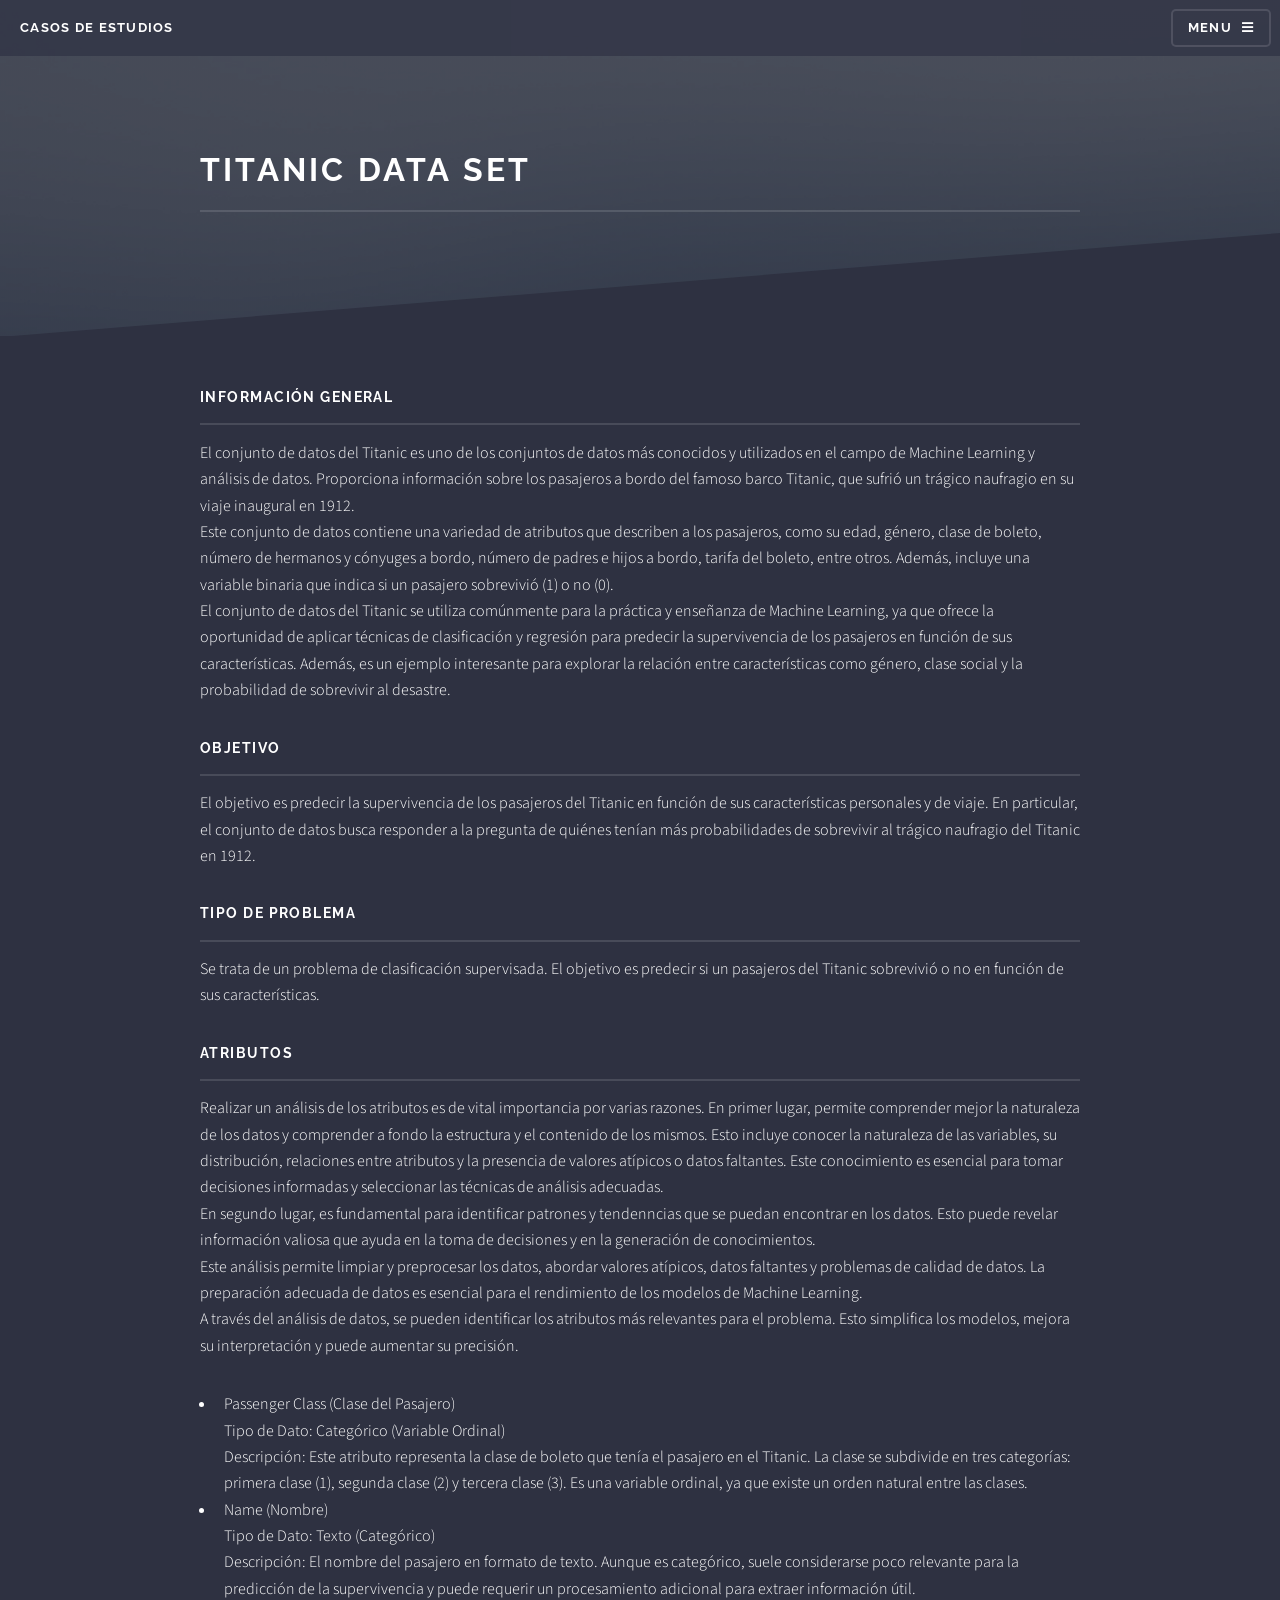
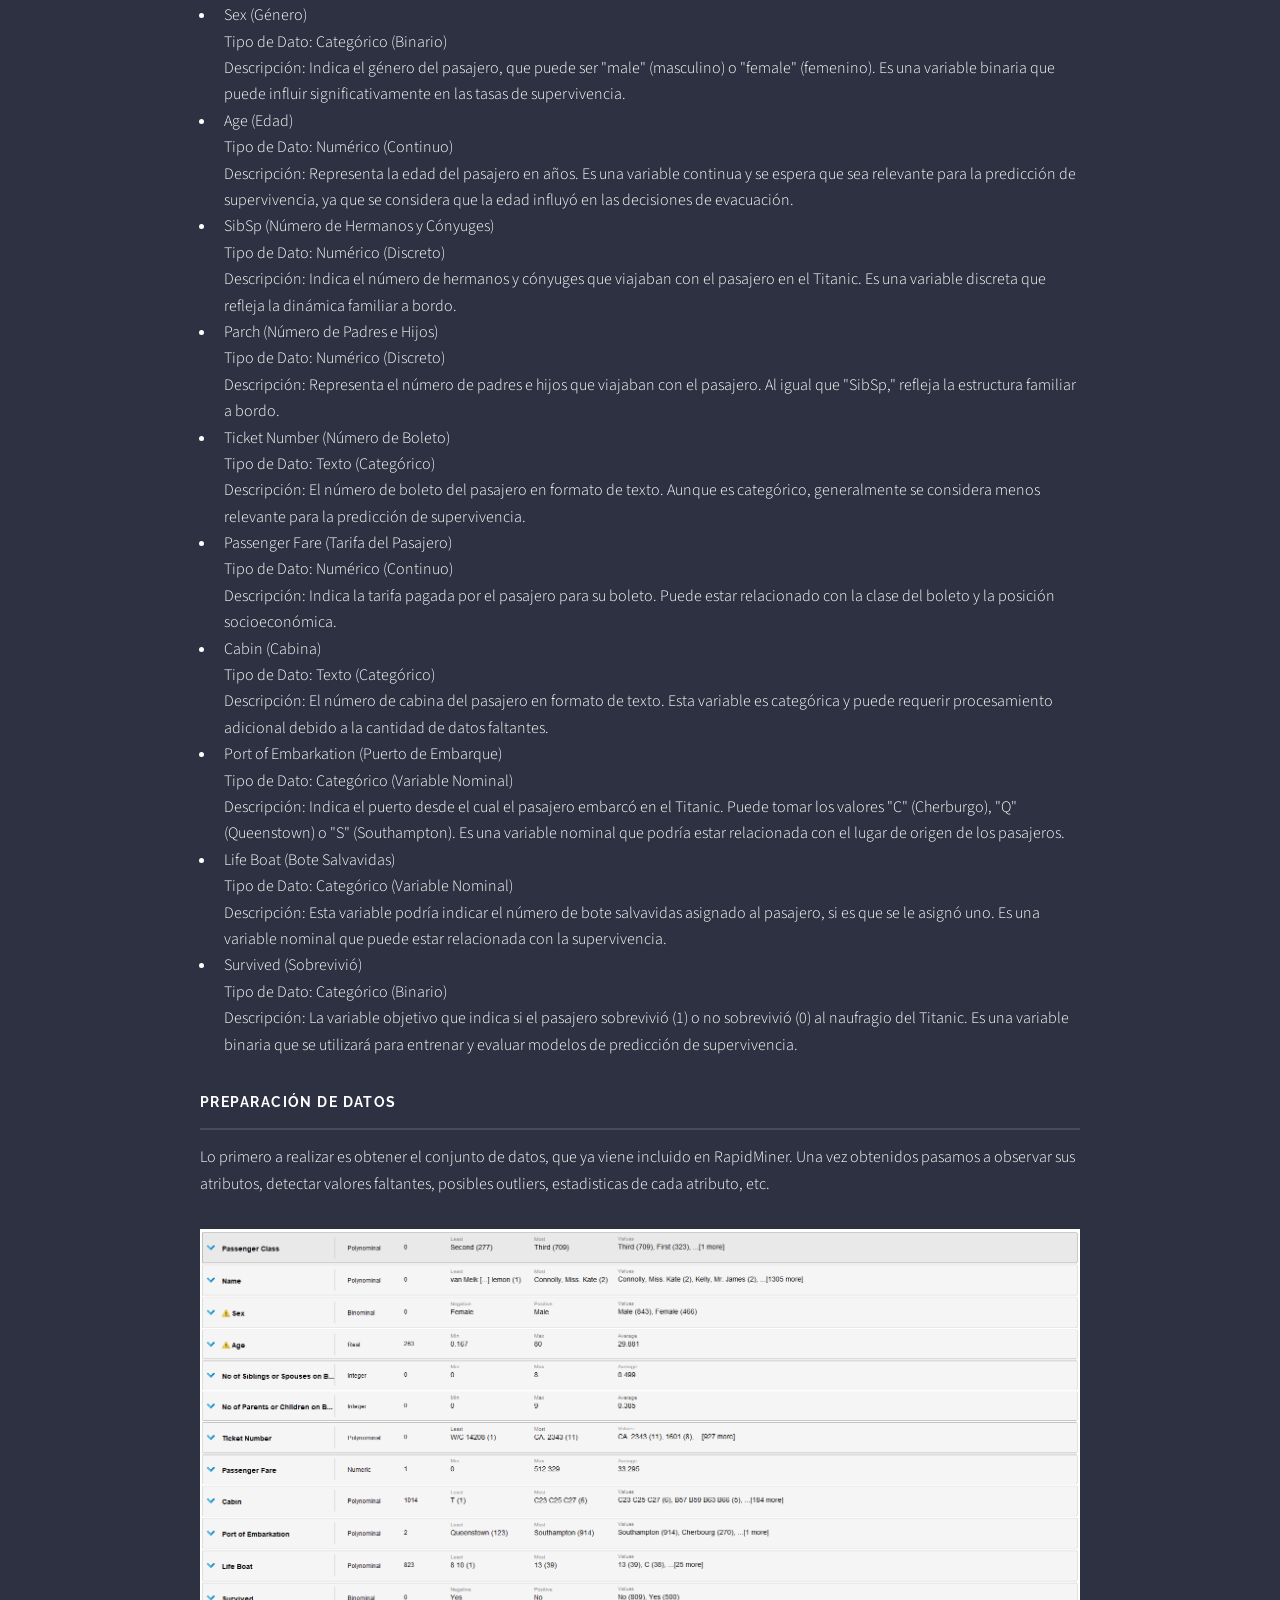
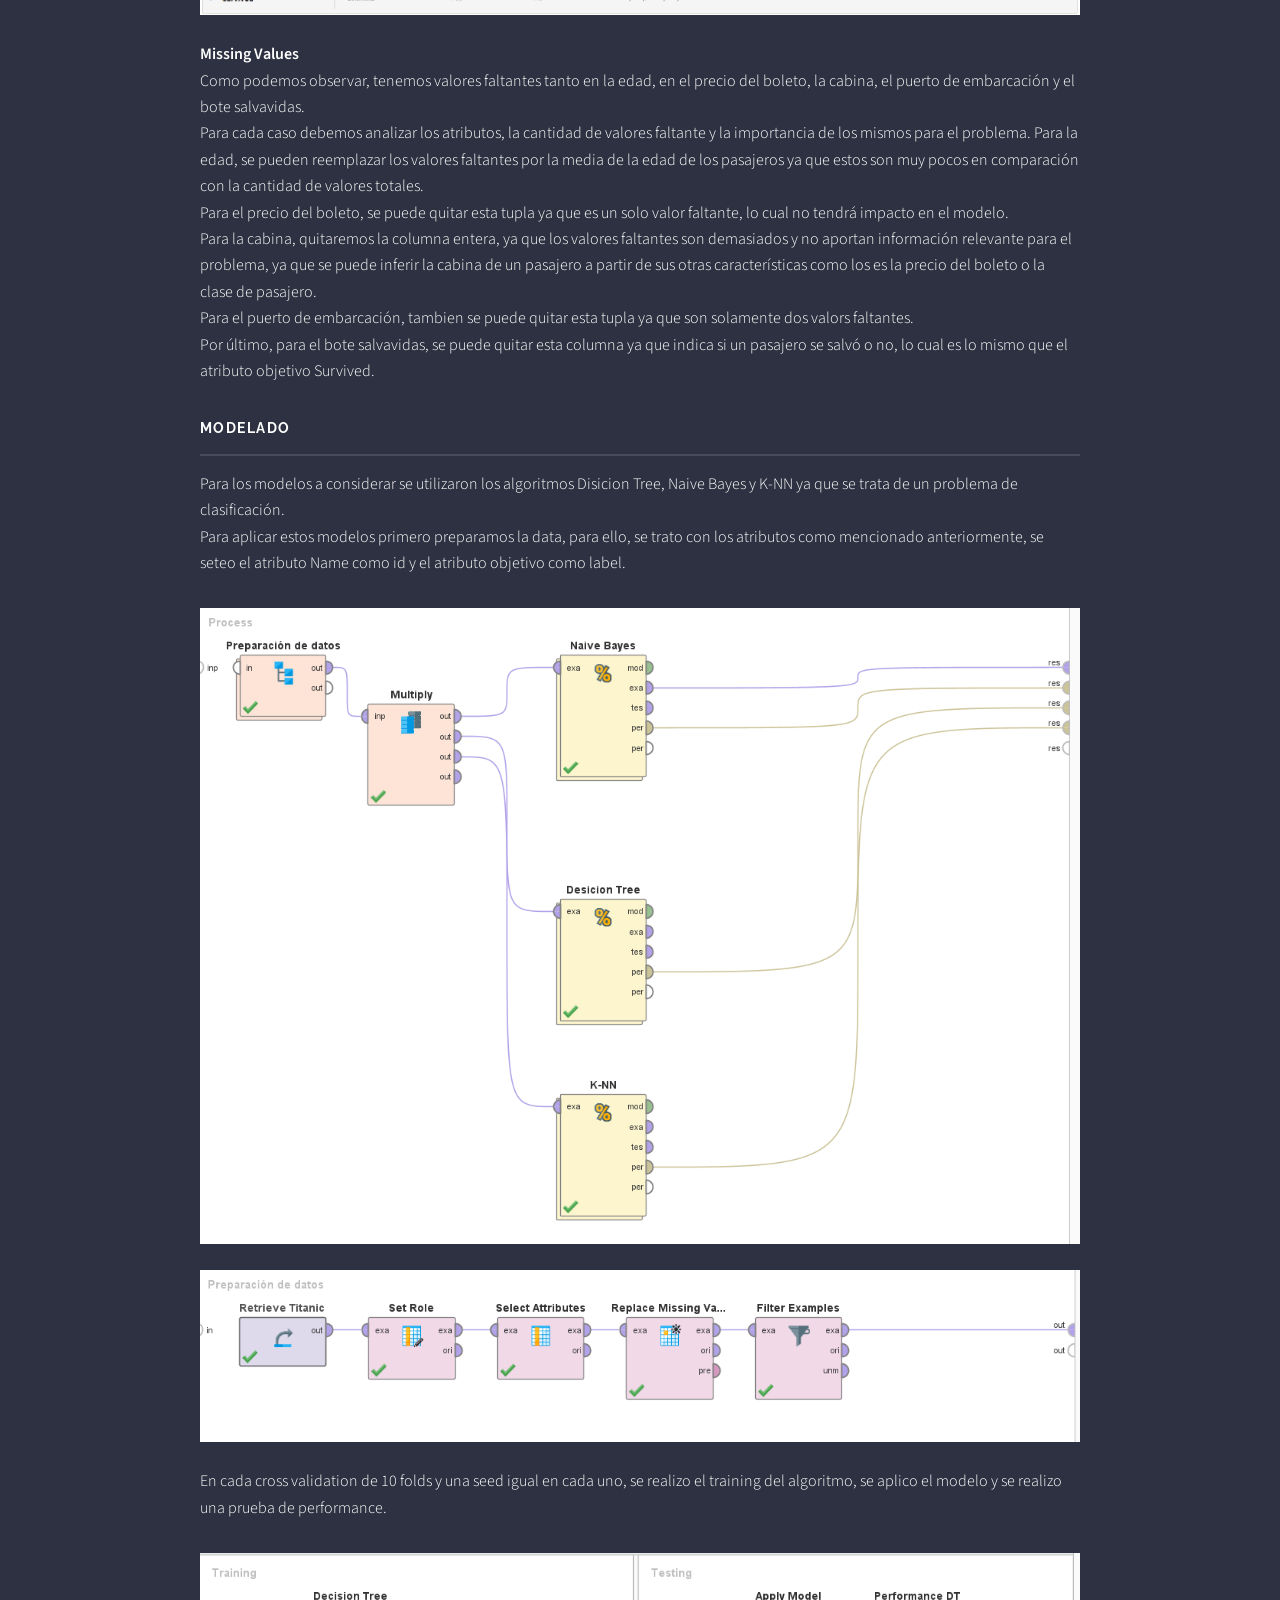
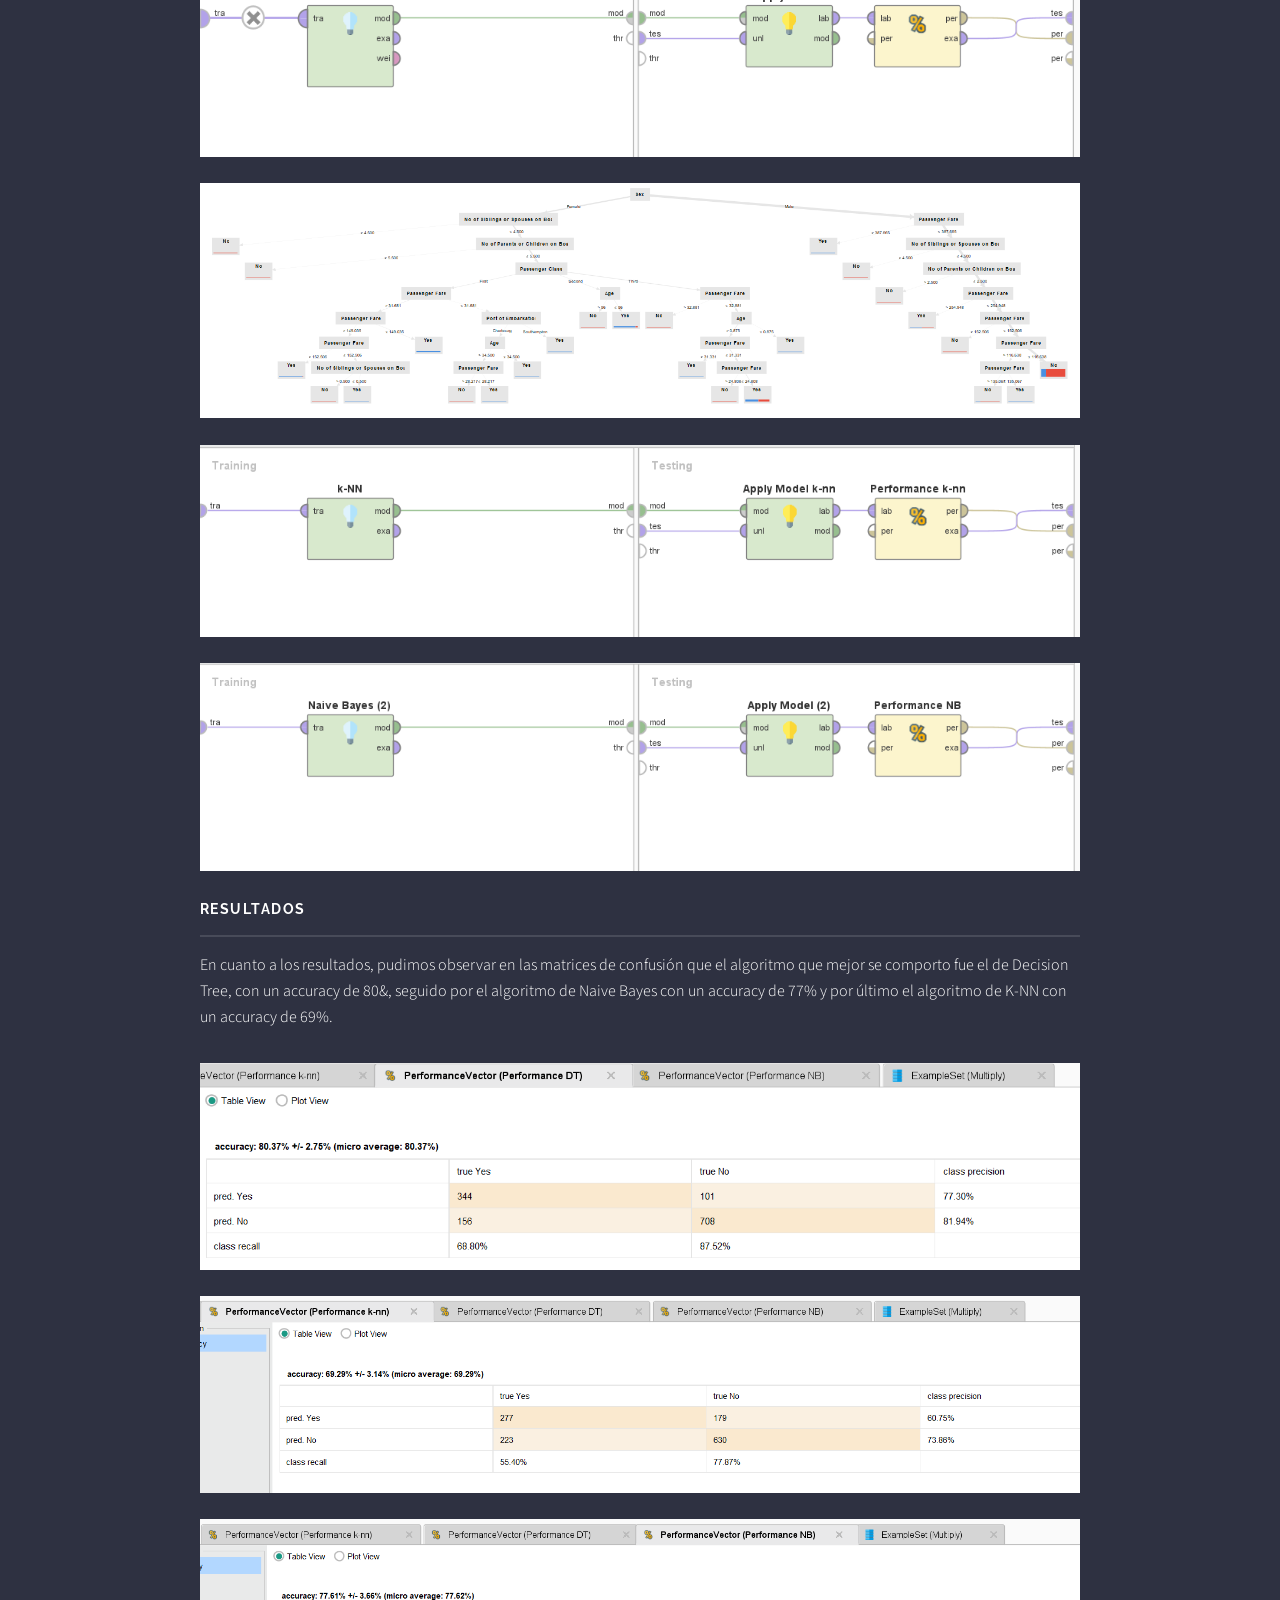
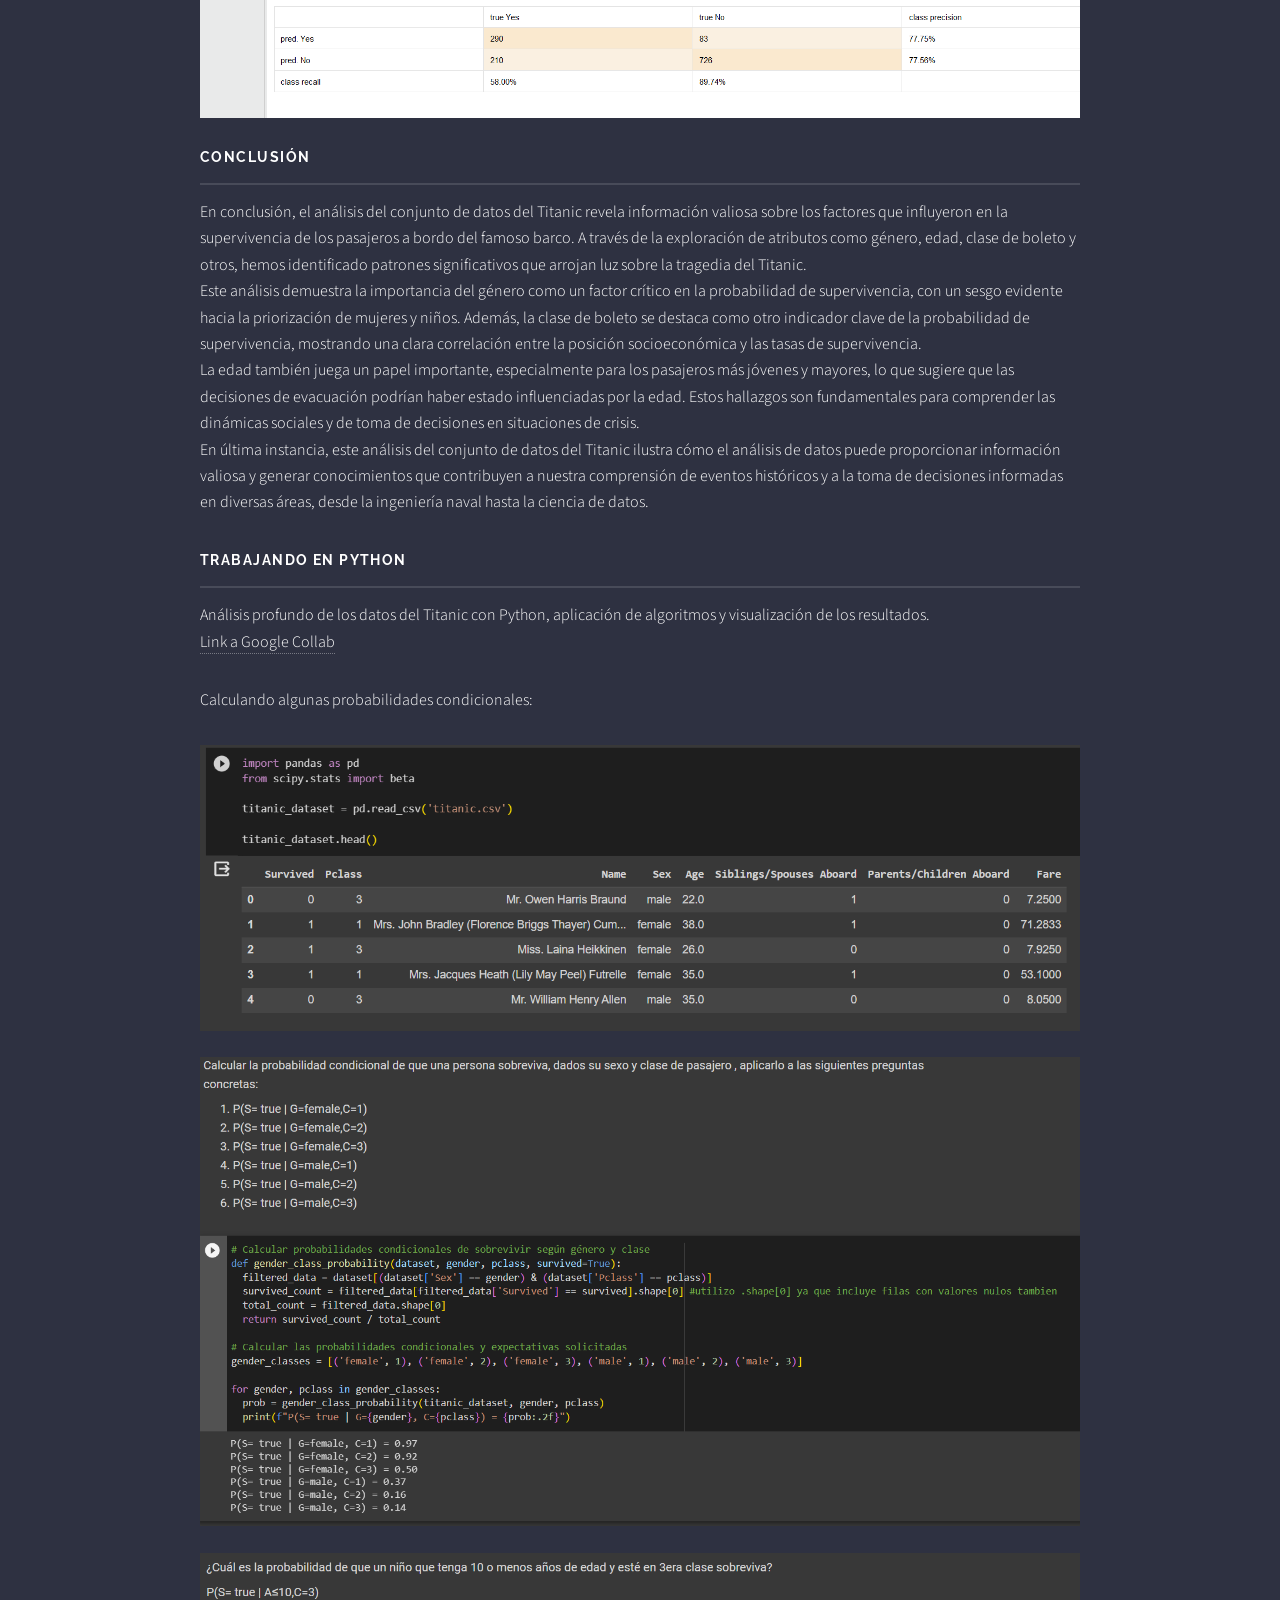
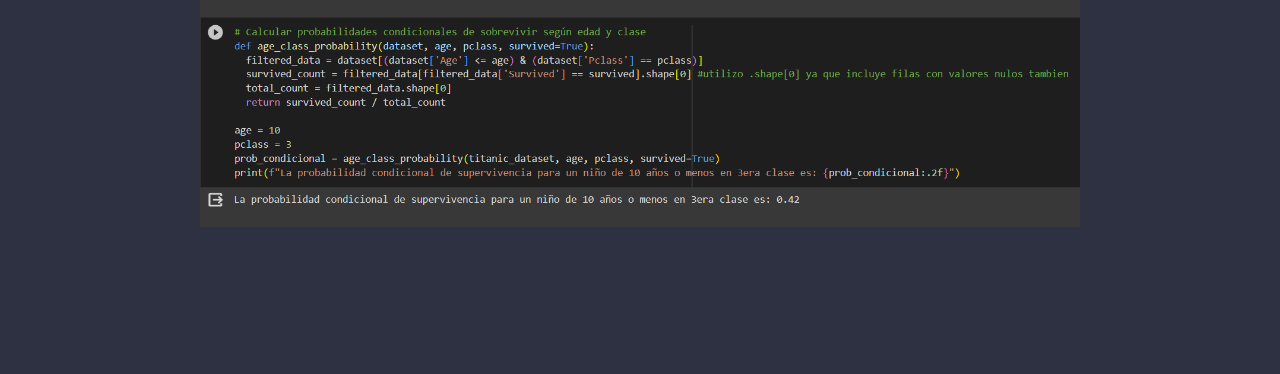
<file: menus/casosDeEstudio/titanic.html>
<!DOCTYPE HTML>
<!--
	Solid State by HTML5 UP
	html5up.net | @ajlkn
	Free for personal and commercial use under the CCA 3.0 license (html5up.net/license)
-->
<html>

<head>
	<title>Portafolio de Juan Lupi</title>
	<meta charset="utf-8" />
	<meta name="viewport" content="width=device-width, initial-scale=1, user-scalable=no" />
	<link rel="stylesheet" href="../../assets/css/main.css" />
	<noscript>
		<link rel="stylesheet" href="../../assets/css/noscript.css" />
	</noscript>
</head>

<body class="is-preload">

	<!-- Page Wrapper -->
	<div id="page-wrapper">

		<!-- Header -->
		<header id="header">
			<h1><a href="../casosDeEstudio.html">Casos de Estudios</a></h1>
			<nav>
				<a href="#menu">Menu</a>
			</nav>
		</header>

		<!-- Menu -->
		<nav id="menu">
			<div class="inner">
				<h2>Menu</h2>
				<ul class="links">
					<li><a href="../../index.html">Home</a></li>
					<li><a href="../marcoTeorico.html">Marco Teórico</a></li>
					<li><a href="../casosDeEstudio.html">Casos de estudio</a></li>
					<li><a href="../algoritmos.html">Algoritmos</a></li>
				</ul>
				<a href="#" class="close">Close</a>
			</div>
		</nav>

		<!-- Wrapper -->
		<section id="wrapper">
			<header>
				<div class="inner">
					<h2>Titanic Data Set</h2>
				</div>
			</header>

			<!-- Content -->
			<div class="wrapper">
				<div class="inner">

					<h3 class="major">Información General</h3>
					<p> El conjunto de datos del Titanic es uno de los conjuntos de datos más conocidos y utilizados en
						el campo de Machine Learning y análisis de datos.
						Proporciona información sobre los pasajeros a bordo del famoso barco Titanic, que sufrió un
						trágico naufragio en su viaje inaugural en 1912.
						<br>
						Este conjunto de datos contiene una variedad de atributos que describen a los pasajeros, como su
						edad, género, clase de boleto, número de hermanos y cónyuges a bordo,
						número de padres e hijos a bordo, tarifa del boleto, entre otros. Además, incluye una variable
						binaria que indica si un pasajero sobrevivió (1) o no (0).
						<br>
						El conjunto de datos del Titanic se utiliza comúnmente para la práctica y enseñanza de Machine
						Learning, ya que ofrece la oportunidad de aplicar técnicas de
						clasificación y regresión para predecir la supervivencia de los pasajeros en función de sus
						características. Además, es un ejemplo interesante para explorar
						la relación entre características como género, clase social y la probabilidad de sobrevivir al
						desastre.
					</p>

					<h3 class="major">Objetivo</h3>
					<p>El objetivo es predecir la supervivencia de los pasajeros del Titanic en función de sus
						características personales y de viaje.
						En particular, el conjunto de datos busca responder a la pregunta de quiénes tenían más
						probabilidades de sobrevivir al trágico naufragio
						del Titanic en 1912.</p>

					<h3 class="major">Tipo de problema</h3>
					<p>Se trata de un problema de clasificación supervisada. El objetivo es predecir si un pasajeros del
						Titanic sobrevivió o no en función de sus características.</p>

					<h3 class="major">Atributos</h3>
					<p>Realizar un análisis de los atributos es de vital importancia por varias razones. En primer
						lugar, permite comprender mejor la naturaleza de los datos y comprender a fondo la estructura y
						el contenido de los mismos.
						Esto incluye conocer la naturaleza de las variables, su distribución, relaciones entre atributos
						y la presencia de valores atípicos o datos faltantes. Este conocimiento es esencial para tomar
						decisiones informadas y
						seleccionar las técnicas de análisis adecuadas.
						<br>
						En segundo lugar, es fundamental para identificar patrones y tendenncias que se puedan encontrar
						en los datos. Esto puede revelar información valiosa que ayuda en la toma de decisiones y en la
						generación de conocimientos.
						<br>
						Este análisis permite limpiar y preprocesar los datos, abordar valores atípicos, datos faltantes
						y problemas de calidad de datos. La preparación adecuada de datos es esencial para el
						rendimiento de los modelos de Machine Learning.
						<br>
						A través del análisis de datos, se pueden identificar los atributos más relevantes para el
						problema. Esto simplifica los modelos, mejora su interpretación y puede aumentar su precisión.
					</p>
					<p>
					<ul>
						<li>
							Passenger Class (Clase del Pasajero)
							<br>Tipo de Dato: Categórico (Variable Ordinal)
							<br>Descripción: Este atributo representa la clase de boleto que tenía el pasajero en el
							Titanic. La clase se subdivide en tres categorías: primera clase (1), segunda clase (2) y
							tercera clase (3). Es una variable ordinal, ya que existe un orden natural entre las clases.
						</li>
						<li>
							Name (Nombre)
							<br>
							Tipo de Dato: Texto (Categórico)
							<br>
							Descripción: El nombre del pasajero en formato de texto. Aunque es categórico, suele
							considerarse poco relevante para la predicción de la supervivencia y puede requerir un
							procesamiento adicional para extraer información útil.
						</li>
						<li>
							Sex (Género)
							<br>
							Tipo de Dato: Categórico (Binario)
							<br>
							Descripción: Indica el género del pasajero, que puede ser "male" (masculino) o "female"
							(femenino). Es una variable binaria que puede influir significativamente en las tasas de
							supervivencia.
						</li>
						<li>
							Age (Edad)
							<br>
							Tipo de Dato: Numérico (Continuo)
							<br>
							Descripción: Representa la edad del pasajero en años. Es una variable continua y se espera
							que sea relevante para la predicción de supervivencia, ya que se considera que la edad
							influyó en las decisiones de evacuación.
						</li>
						<li>
							SibSp (Número de Hermanos y Cónyuges)
							<br>Tipo de Dato: Numérico (Discreto)
							<br>Descripción: Indica el número de hermanos y cónyuges que viajaban con el pasajero en el
							Titanic. Es una variable discreta que refleja la dinámica familiar a bordo.
						</li>
						<li>
							Parch (Número de Padres e Hijos)
							<br>Tipo de Dato: Numérico (Discreto)
							<br>Descripción: Representa el número de padres e hijos que viajaban con el pasajero. Al
							igual
							que "SibSp," refleja la estructura familiar a bordo.
						</li>
						<li>
							Ticket Number (Número de Boleto)
							<br>Tipo de Dato: Texto (Categórico)
							<br>Descripción: El número de boleto del pasajero en formato de texto. Aunque es categórico,
							generalmente se considera menos relevante para la predicción de supervivencia.

						</li>
						<li>
							Passenger Fare (Tarifa del Pasajero)
							<br>Tipo de Dato: Numérico (Continuo)
							<br>Descripción: Indica la tarifa pagada por el pasajero para su boleto. Puede estar
							relacionado
							con la clase del boleto y la posición socioeconómica.
						</li>
						<li>
							Cabin (Cabina)
							<br>Tipo de Dato: Texto (Categórico)
							<br>Descripción: El número de cabina del pasajero en formato de texto. Esta variable es
							categórica y puede requerir procesamiento adicional debido a la cantidad de datos faltantes.
						</li>
						<li>
							Port of Embarkation (Puerto de Embarque)
							<br>Tipo de Dato: Categórico (Variable Nominal)
							<br>Descripción: Indica el puerto desde el cual el pasajero embarcó en el Titanic. Puede
							tomar
							los valores "C" (Cherburgo), "Q" (Queenstown) o "S" (Southampton). Es una variable nominal
							que podría estar relacionada con el lugar de origen de los pasajeros.
						</li>
						<li>
							Life Boat (Bote Salvavidas)
							<br>Tipo de Dato: Categórico (Variable Nominal)
							<br>Descripción: Esta variable podría indicar el número de bote salvavidas asignado al
							pasajero,
							si es que se le asignó uno. Es una variable nominal que puede estar relacionada con la
							supervivencia.
						</li>
						<li>
							Survived (Sobrevivió)
							<br>Tipo de Dato: Categórico (Binario)
							<br>Descripción: La variable objetivo que indica si el pasajero sobrevivió (1) o no
							sobrevivió
							(0) al naufragio del Titanic. Es una variable binaria que se utilizará para entrenar y
							evaluar modelos de predicción de supervivencia.
						</li>
					</ul>
					</p>

					<h3 class="major">Preparación de datos</h3>
					<p>Lo primero a realizar es obtener el conjunto de datos, que ya viene incluido en RapidMiner. Una
						vez obtenidos pasamos a observar sus atributos,
						detectar valores faltantes, posibles outliers, estadisticas de cada atributo, etc.</p>
					</p>
					<img style="display: block; margin-bottom: 3%; margin-left: auto; margin-right: auto; width:100% ;"
						src="../../images/titanic1.png" alt="">
					<p><strong>Missing Values</strong>
						<br>Como podemos observar, tenemos valores faltantes tanto en la edad, en el precio del boleto,
						la cabina, el puerto de embarcación y el bote salvavidas.
						<br>
						Para cada caso debemos analizar los atributos, la cantidad de valores faltante y la importancia
						de los mismos para el problema.
						Para la edad, se pueden reemplazar los valores faltantes por la media de la edad de los
						pasajeros ya que estos son muy pocos en comparación con la cantidad de valores totales.
						<br>
						Para el precio del boleto, se puede quitar esta tupla ya que es un solo valor faltante, lo cual
						no tendrá impacto en el modelo.
						<br>
						Para la cabina, quitaremos la columna entera, ya que los valores faltantes son demasiados y no
						aportan información relevante para el problema,
						ya que se puede inferir la cabina de un pasajero a partir de sus otras características como los
						es la precio del boleto o la clase de pasajero.
						<br>
						Para el puerto de embarcación, tambien se puede quitar esta tupla ya que son solamente dos
						valors faltantes.
						<br>
						Por último, para el bote salvavidas, se puede quitar esta columna ya que indica si un pasajero
						se salvó o no, lo cual es lo mismo que el atributo objetivo Survived.
					</p>

					<h3 class="major">Modelado</h3>
					<p>
						Para los modelos a considerar se utilizaron los algoritmos Disicion Tree, Naive Bayes y K-NN ya
						que se trata de un problema de clasificación.
						<br>
						Para aplicar estos modelos primero preparamos la data, para ello, se trato con los atributos
						como mencionado anteriormente, se seteo el atributo Name como id y el atributo objetivo como
						label.
					</p>
					<img style="display: block; margin-bottom: 3%; margin-left: auto; margin-right: auto; width:100% ;"
						src="../../images/titanic2.png" alt="">
					<img style="display: block; margin-bottom: 3%; margin-left: auto; margin-right: auto; width:100% ;"
						src="../../images/titanic3.png" alt="">
					<p>
						En cada cross validation de 10 folds y una seed igual en cada uno, se realizo el training del
						algoritmo, se aplico el modelo y se realizo una prueba de performance.
					</p>
					<img style="display: block; margin-bottom: 3%; margin-left: auto; margin-right: auto; width:100% ;"
						src="../../images/titanic4.png" alt="">
					<img style="display: block; margin-bottom: 3%; margin-left: auto; margin-right: auto; width:100% ;"
						src="../../images/titanic10.png" alt="">
					<img style="display: block; margin-bottom: 3%; margin-left: auto; margin-right: auto; width:100% ;"
						src="../../images/titanic5.png" alt="">
					<img style="display: block; margin-bottom: 3%; margin-left: auto; margin-right: auto; width:100% ;"
						src="../../images/titanic6.png" alt="">

					<h3 class="major">Resultados</h3>
					<p>
						En cuanto a los resultados, pudimos observar en las matrices de confusión que el algoritmo que
						mejor se comporto fue el de Decision Tree, con un accuracy de 80&, seguido por el algoritmo de
						Naive Bayes con un accuracy de 77% y por último el algoritmo de K-NN con un accuracy de 69%.
					</p>
					<img style="display: block; margin-bottom: 3%; margin-left: auto; margin-right: auto; width:100% ;"
						src="../../images/titanic7.png" alt="">
					<img style="display: block; margin-bottom: 3%; margin-left: auto; margin-right: auto; width:100% ;"
						src="../../images/titanic8.png" alt="">
					<img style="display: block; margin-bottom: 3%; margin-left: auto; margin-right: auto; width:100% ;"
						src="../../images/titanic9.png" alt="">

					<h3 class="major">Conclusión</h3>
					<p>
						En conclusión, el análisis del conjunto de datos del Titanic revela información valiosa sobre
						los factores que influyeron en la supervivencia de los pasajeros a bordo del famoso barco. A
						través de la exploración de atributos como género, edad, clase de boleto y otros, hemos
						identificado patrones significativos que arrojan luz sobre la tragedia del Titanic.
						<br>
						Este análisis demuestra la importancia del género como un factor crítico en la probabilidad de
						supervivencia, con un sesgo evidente hacia la priorización de mujeres y niños. Además, la clase
						de boleto se destaca como otro indicador clave de la probabilidad de supervivencia, mostrando
						una clara correlación entre la posición socioeconómica y las tasas de supervivencia.
						<br>
						La edad también juega un papel importante, especialmente para los pasajeros más jóvenes y
						mayores, lo que sugiere que las decisiones de evacuación podrían haber estado influenciadas por
						la edad. Estos hallazgos son fundamentales para comprender las dinámicas sociales y de toma de
						decisiones en situaciones de crisis.
						<br>
						En última instancia, este análisis del conjunto de datos del Titanic ilustra cómo el análisis de
						datos puede proporcionar información valiosa y generar conocimientos que contribuyen a nuestra
						comprensión de eventos históricos y a la toma de decisiones informadas en diversas áreas, desde
						la ingeniería naval hasta la ciencia de datos.
					</p>

					<h3 class="major">Trabajando en Python</h3>
					<p>
						Análisis profundo de los datos del Titanic con Python, aplicación de algoritmos y visualización
						de los resultados.
						<br>
						<a href="https://colab.research.google.com/drive/10SfY9HE56lYNH6lxPq8cRTxgsQXeL_UJ?usp=sharing">Link
							a Google Collab</a>

					</p>
					<p>
						Calculando algunas probabilidades condicionales:
					</p>
					<img style="display: block; margin-bottom: 3%; margin-left: auto; margin-right: auto; width:100% ;"
						src="../../images/titanic11.png" alt="">
					<img style="display: block; margin-bottom: 3%; margin-left: auto; margin-right: auto; width:100% ;"
						src="../../images/titanic12.png" alt="">
					<img style="display: block; margin-bottom: 3%; margin-left: auto; margin-right: auto; width:100% ;"
						src="../../images/titanic13.png" alt="">
		</section>

	</div>

	<!-- Scripts -->
	<script src="../../assets/js/jquery.min.js"></script>
	<script src="../../assets/js/jquery.scrollex.min.js"></script>
	<script src="../../assets/js/browser.min.js"></script>
	<script src="../../assets/js/breakpoints.min.js"></script>
	<script src="../../assets/js/util.js"></script>
	<script src="../../assets/js/main.js"></script>

</body>

</html>
</file>
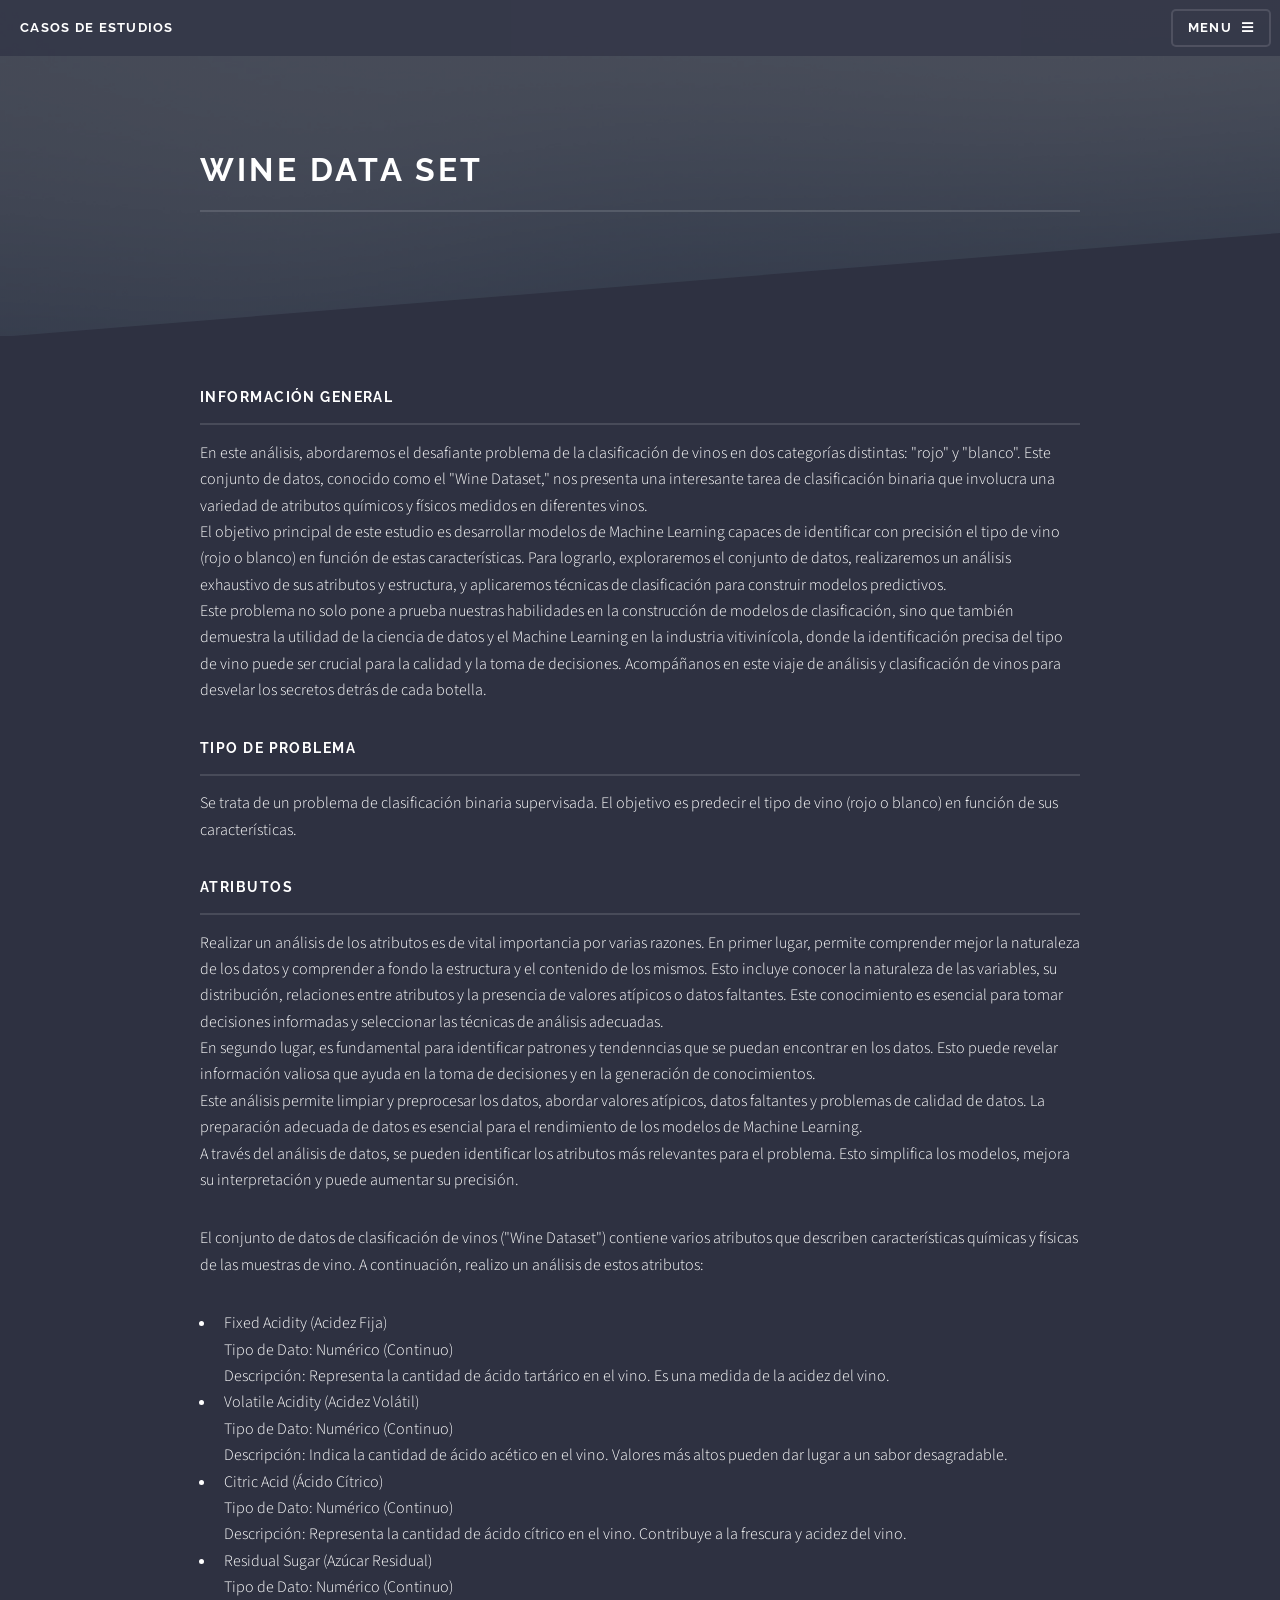
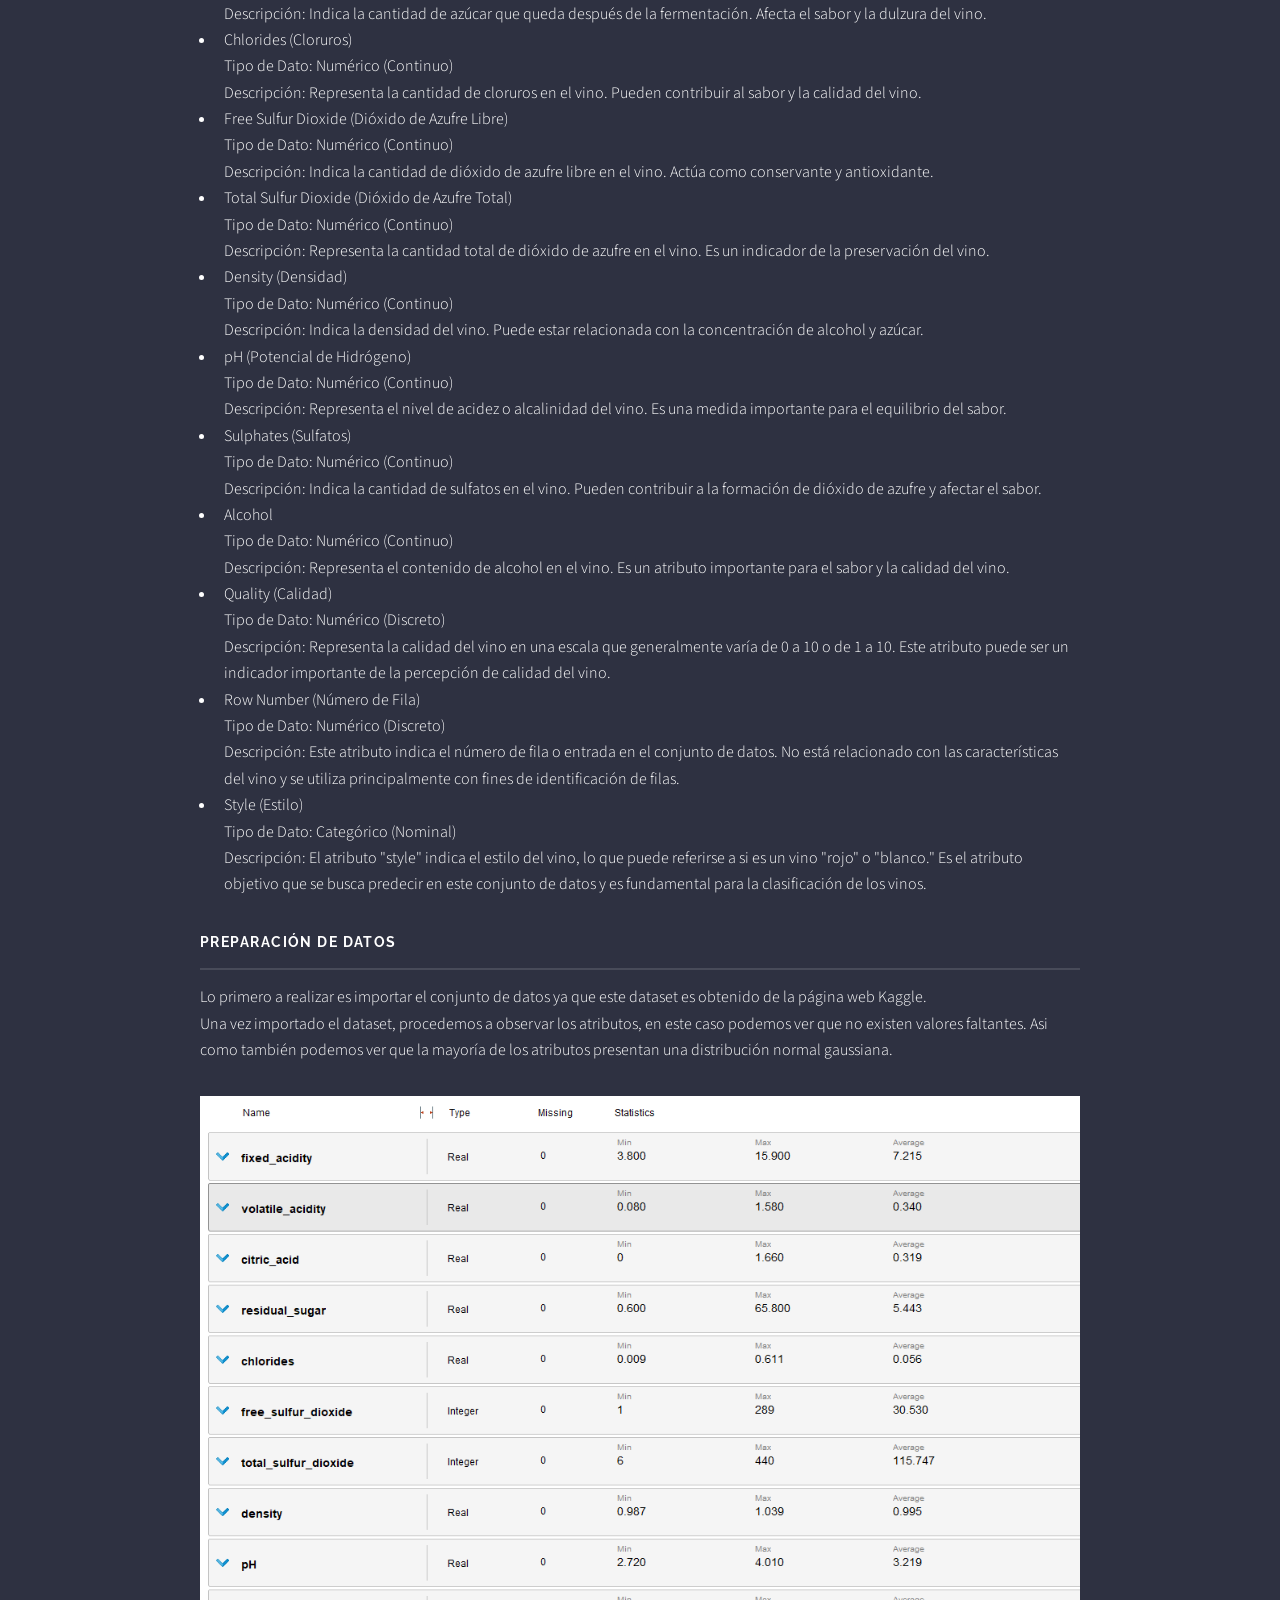
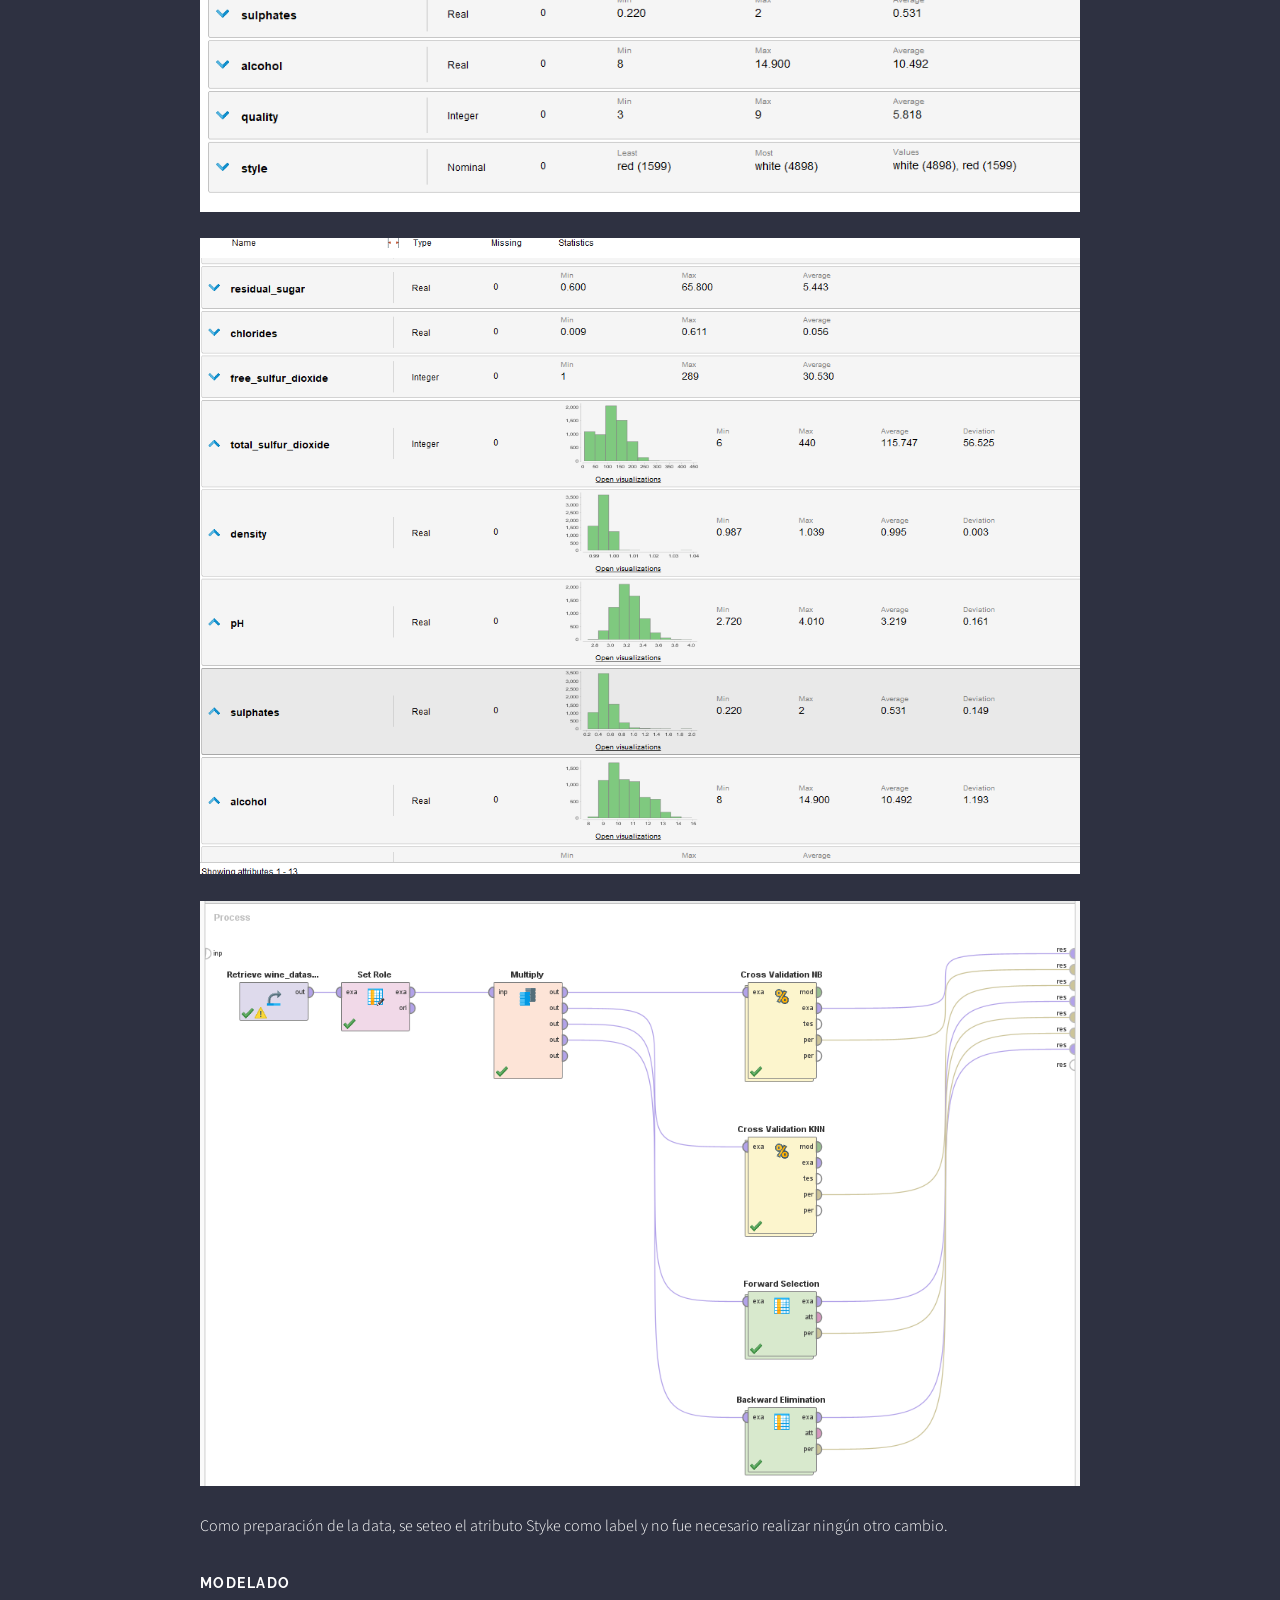
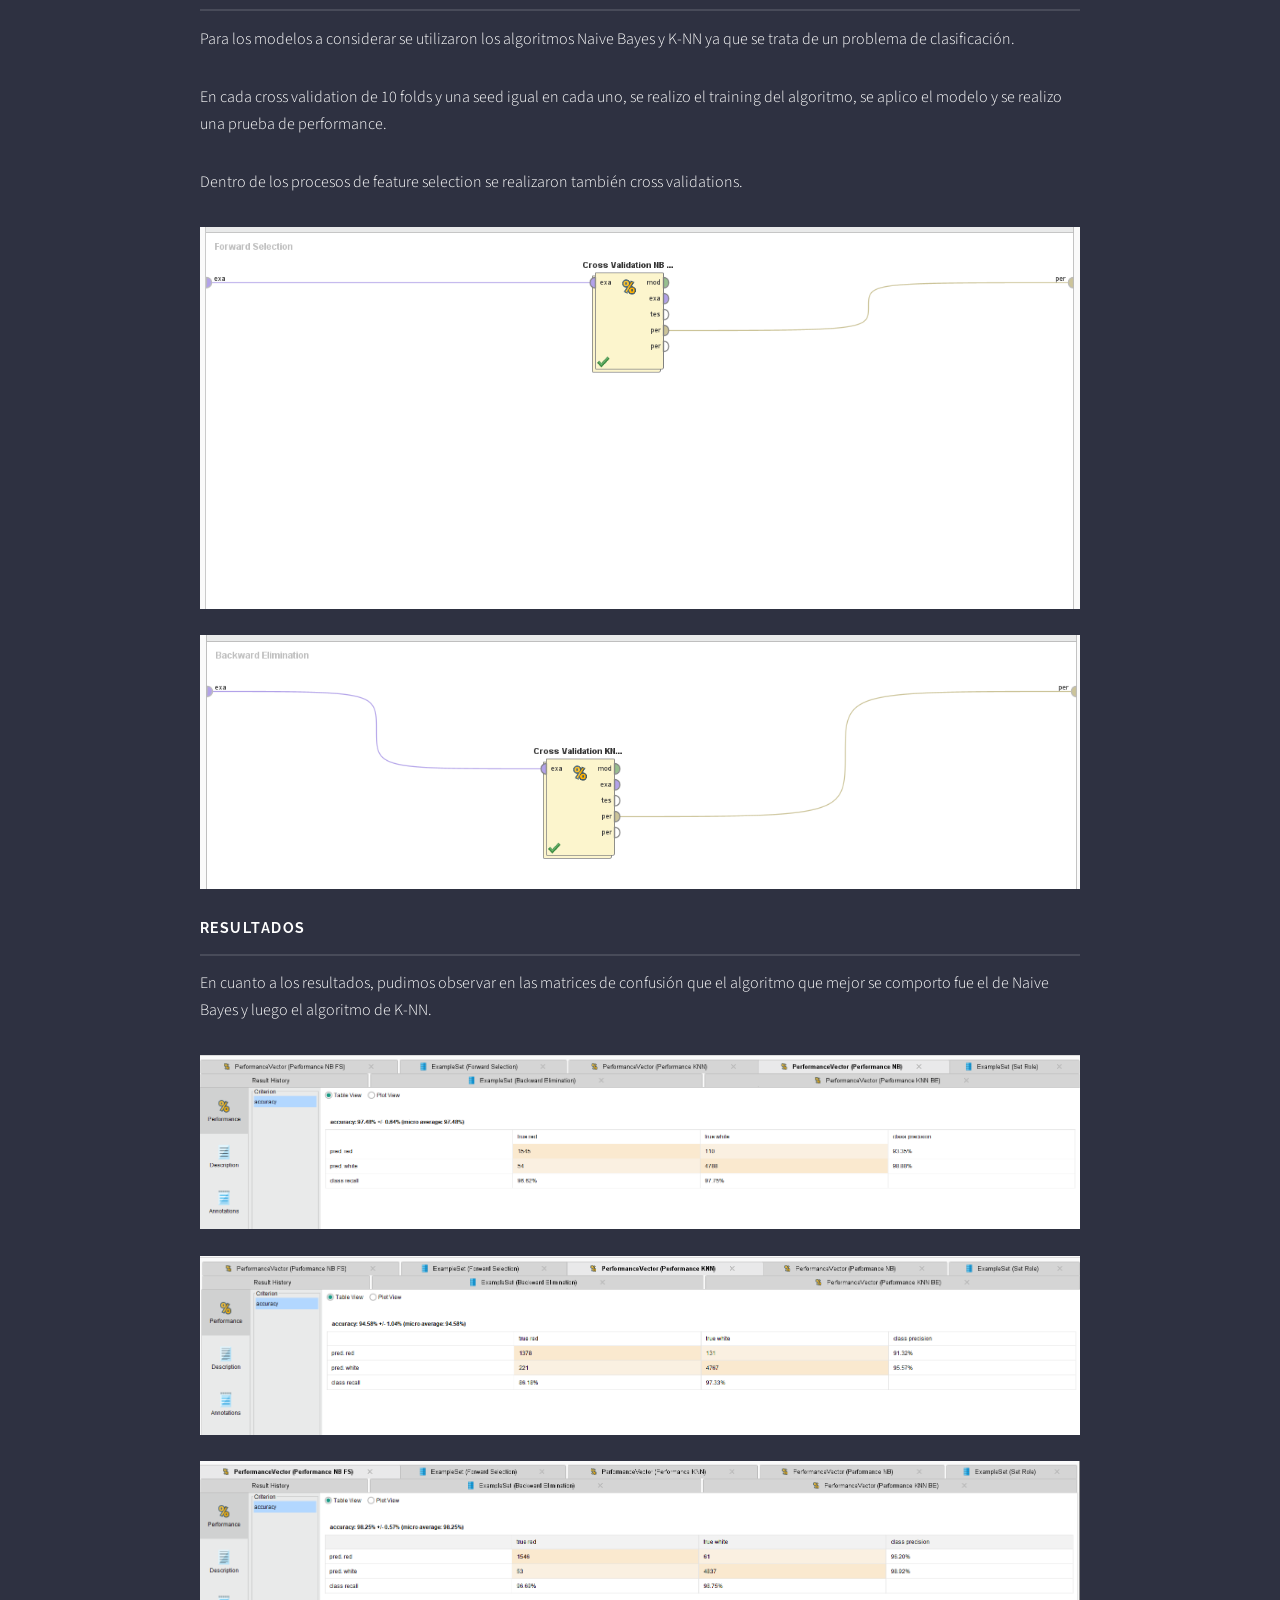
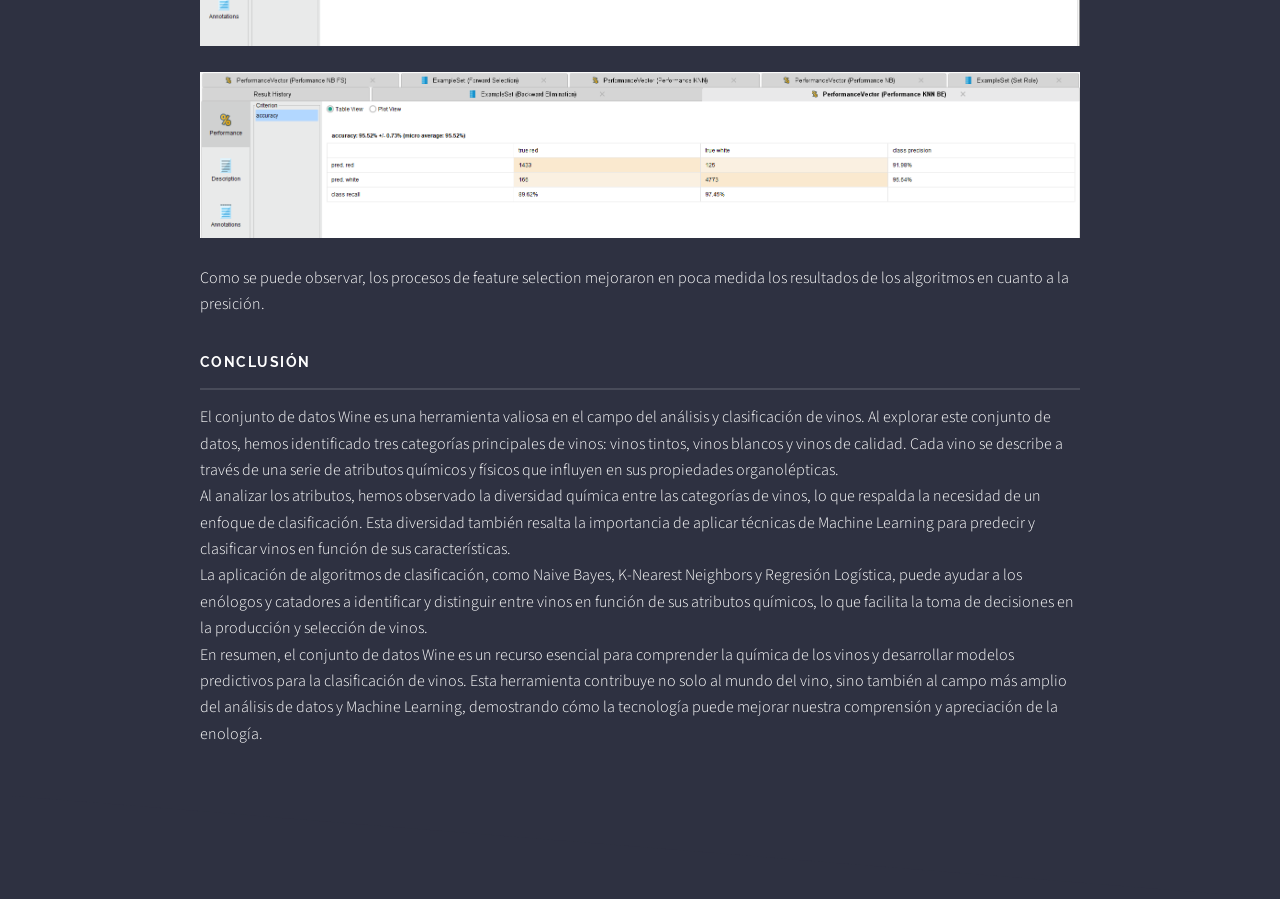
<file: menus/casosDeEstudio/wine.html>
<!DOCTYPE HTML>
<!--
	Solid State by HTML5 UP
	html5up.net | @ajlkn
	Free for personal and commercial use under the CCA 3.0 license (html5up.net/license)
-->
<html>

<head>
	<title>Portafolio de Juan Lupi</title>
	<meta charset="utf-8" />
	<meta name="viewport" content="width=device-width, initial-scale=1, user-scalable=no" />
	<link rel="stylesheet" href="../../assets/css/main.css" />
	<noscript>
		<link rel="stylesheet" href="../../assets/css/noscript.css" />
	</noscript>
</head>

<body class="is-preload">

	<!-- Page Wrapper -->
	<div id="page-wrapper">

		<!-- Header -->
		<header id="header">
			<h1><a href="../casosDeEstudio.html">Casos de Estudios</a></h1>
			<nav>
				<a href="#menu">Menu</a>
			</nav>
		</header>

		<!-- Menu -->
		<nav id="menu">
			<div class="inner">
				<h2>Menu</h2>
				<ul class="links">
					<li><a href="../../index.html">Home</a></li>
					<li><a href="../marcoTeorico.html">Marco Teórico</a></li>
					<li><a href="../casosDeEstudio.html">Casos de estudio</a></li>
					<li><a href="../algoritmos.html">Algoritmos</a></li>
				</ul>
				<a href="#" class="close">Close</a>
			</div>
		</nav>

		<!-- Wrapper -->
		<section id="wrapper">
			<header>
				<div class="inner">
					<h2>Wine Data Set</h2>
				</div>
			</header>

			<!-- Content -->
			<div class="wrapper">
				<div class="inner">

					<h3 class="major">Información General</h3>
					<p> En este análisis, abordaremos el desafiante problema de la clasificación de vinos en dos
						categorías distintas: "rojo" y "blanco". Este conjunto de datos, conocido como el "Wine
						Dataset," nos presenta una interesante tarea de clasificación binaria que involucra una variedad
						de atributos químicos y físicos medidos en diferentes vinos.
						<br>
						El objetivo principal de este estudio es desarrollar modelos de Machine Learning capaces de
						identificar con precisión el tipo de vino (rojo o blanco) en función de estas características.
						Para lograrlo, exploraremos el conjunto de datos, realizaremos un análisis exhaustivo de sus
						atributos y estructura, y aplicaremos técnicas de clasificación para construir modelos
						predictivos.
						<br>
						Este problema no solo pone a prueba nuestras habilidades en la construcción de modelos de
						clasificación, sino que también demuestra la utilidad de la ciencia de datos y el Machine
						Learning en la industria vitivinícola, donde la identificación precisa del tipo de vino puede
						ser crucial para la calidad y la toma de decisiones. Acompáñanos en este viaje de análisis y
						clasificación de vinos para desvelar los secretos detrás de cada botella.
					</p>

					<h3 class="major">Tipo de problema</h3>
					<p>Se trata de un problema de clasificación binaria supervisada. El objetivo es predecir el tipo de
						vino (rojo o blanco) en función de sus características.</p>

					<h3 class="major">Atributos</h3>
					<p>Realizar un análisis de los atributos es de vital importancia por varias razones. En primer
						lugar, permite comprender mejor la naturaleza de los datos y comprender a fondo la estructura y
						el contenido de los mismos.
						Esto incluye conocer la naturaleza de las variables, su distribución, relaciones entre atributos
						y la presencia de valores atípicos o datos faltantes. Este conocimiento es esencial para tomar
						decisiones informadas y
						seleccionar las técnicas de análisis adecuadas.
						<br>
						En segundo lugar, es fundamental para identificar patrones y tendenncias que se puedan encontrar
						en los datos. Esto puede revelar información valiosa que ayuda en la toma de decisiones y en la
						generación de conocimientos.
						<br>
						Este análisis permite limpiar y preprocesar los datos, abordar valores atípicos, datos faltantes
						y problemas de calidad de datos. La preparación adecuada de datos es esencial para el
						rendimiento de los modelos de Machine Learning.
						<br>
						A través del análisis de datos, se pueden identificar los atributos más relevantes para el
						problema. Esto simplifica los modelos, mejora su interpretación y puede aumentar su precisión.
					</p>
					<p>
						El conjunto de datos de clasificación de vinos ("Wine Dataset") contiene varios atributos que
						describen características químicas y físicas de las muestras de vino. A continuación, realizo un
						análisis de estos atributos:
					<ul>
						<li>
							Fixed Acidity (Acidez Fija)
							<br>
							Tipo de Dato: Numérico (Continuo)
							<br>
							Descripción: Representa la cantidad de ácido tartárico en el vino. Es una medida de la
							acidez del vino.
						</li>
						<li>
							Volatile Acidity (Acidez Volátil)
							<br>
							Tipo de Dato: Numérico (Continuo)
							<br>
							Descripción: Indica la cantidad de ácido acético en el vino. Valores más altos pueden dar
							lugar a un sabor desagradable.
						</li>
						<li>
							Citric Acid (Ácido Cítrico)
							<br>
							Tipo de Dato: Numérico (Continuo)
							<br>
							Descripción: Representa la cantidad de ácido cítrico en el vino. Contribuye a la frescura y
							acidez
							del vino.
						</li>
						<li>
							Residual Sugar (Azúcar Residual)
							<br>
							Tipo de Dato: Numérico (Continuo)
							<br>
							Descripción: Indica la cantidad de azúcar que queda después de la fermentación. Afecta el
							sabor y la
							dulzura del vino.
						</li>
						<li>
							Chlorides (Cloruros)
							<br>
							Tipo de Dato: Numérico (Continuo)
							<br>
							Descripción: Representa la cantidad de cloruros en el vino. Pueden contribuir al sabor y la
							calidad
							del vino.
						</li>
						<li>
							Free Sulfur Dioxide (Dióxido de Azufre Libre)
							<br>
							Tipo de Dato: Numérico (Continuo)
							<br>
							Descripción: Indica la cantidad de dióxido de azufre libre en el vino. Actúa como
							conservante y
							antioxidante.
						</li>
						<li>
							Total Sulfur Dioxide (Dióxido de Azufre Total)
							<br>
							Tipo de Dato: Numérico (Continuo)
							<br>
							Descripción: Representa la cantidad total de dióxido de azufre en el vino. Es un indicador
							de la
							preservación del vino.
						</li>
						<li>
							Density (Densidad)
							<br>
							Tipo de Dato: Numérico (Continuo)
							<br>
							Descripción: Indica la densidad del vino. Puede estar relacionada con la concentración de
							alcohol y
							azúcar.
						</li>
						<li>
							pH (Potencial de Hidrógeno)
							<br>
							Tipo de Dato: Numérico (Continuo)
							<br>
							Descripción: Representa el nivel de acidez o alcalinidad del vino. Es una medida importante
							para el
							equilibrio del sabor.
						</li>
						<li>
							Sulphates (Sulfatos)
							<br>
							Tipo de Dato: Numérico (Continuo)
							<br>
							Descripción: Indica la cantidad de sulfatos en el vino. Pueden contribuir a la formación de
							dióxido
							de azufre y afectar el sabor.
						</li>
						<li>
							Alcohol
							<br>
							Tipo de Dato: Numérico (Continuo)
							<br>
							Descripción: Representa el contenido de alcohol en el vino. Es un atributo importante para
							el sabor
							y la calidad del vino.
						</li>
						<li>
							Quality (Calidad)
							<br>
							Tipo de Dato: Numérico (Discreto)
							<br>
							Descripción: Representa la calidad del vino en una escala que generalmente varía de 0 a 10 o
							de
							1 a 10. Este atributo puede ser un indicador importante de la percepción de calidad del
							vino.
						</li>
						<li>
							Row Number (Número de Fila)
							<br>
							Tipo de Dato: Numérico (Discreto)
							<br>
							Descripción: Este atributo indica el número de fila o entrada en el conjunto de datos. No
							está
							relacionado con las características del vino y se utiliza principalmente con fines de
							identificación de filas.
						</li>
						<li>
							Style (Estilo)
							<br>
							Tipo de Dato: Categórico (Nominal)
							<br>
							Descripción: El atributo "style" indica el estilo del vino, lo que puede referirse a si es
							un
							vino "rojo" o "blanco." Es el atributo objetivo que se busca predecir en este conjunto de
							datos
							y es fundamental para la clasificación de los vinos.

						</li>
					</ul>
					</p>

					<h3 class="major">Preparación de datos</h3>
					<p>Lo primero a realizar es importar el conjunto de datos ya que este dataset es obtenido de la
						página web Kaggle.
						<br>Una vez importado el dataset, procedemos a observar los atributos, en este caso podemos ver
						que no existen valores faltantes. Asi como también podemos ver que la mayoría de los atributos
						presentan una distribución normal gaussiana.
					</p>
					</p>
					<img style="display: block; margin-bottom: 3%; margin-left: auto; margin-right: auto; width:100% ;"
						src="../../images/wine1.png" alt="">
					<img style="display: block; margin-bottom: 3%; margin-left: auto; margin-right: auto; width:100% ;"
						src="../../images/wine2.png" alt="">
					<img style="display: block; margin-bottom: 3%; margin-left: auto; margin-right: auto; width:100% ;"
						src="../../images/wine3.png" alt="">
					<p>
						Como preparación de la data, se seteo el atributo Styke como label y no fue necesario realizar
						ningún otro cambio.
					</p>

					<h3 class="major">Modelado</h3>
					<p>
						Para los modelos a considerar se utilizaron los algoritmos Naive Bayes y K-NN ya
						que se trata de un problema de clasificación.
					</p>
					<p>
						En cada cross validation de 10 folds y una seed igual en cada uno, se realizo el training del
						algoritmo, se aplico el modelo y se realizo una prueba de performance.
					</p>
					<p>
						Dentro de los procesos de feature selection se realizaron también cross validations.
					</p>
					<img style="display: block; margin-bottom: 3%; margin-left: auto; margin-right: auto; width:100% ;"
						src="../../images/wine4.png" alt="">
					<img style="display: block; margin-bottom: 3%; margin-left: auto; margin-right: auto; width:100% ;"
						src="../../images/wine5.png" alt="">

					<h3 class="major">Resultados</h3>
					<p>
						En cuanto a los resultados, pudimos observar en las matrices de confusión que el algoritmo que
						mejor se comporto fue el de Naive Bayes y luego el algoritmo de K-NN.
					</p>
					<img style="display: block; margin-bottom: 3%; margin-left: auto; margin-right: auto; width:100% ;"
						src="../../images/wine8.png" alt="">
					<img style="display: block; margin-bottom: 3%; margin-left: auto; margin-right: auto; width:100% ;"
						src="../../images/wine7.png" alt="">
					<img style="display: block; margin-bottom: 3%; margin-left: auto; margin-right: auto; width:100% ;"
						src="../../images/wine6.png" alt="">
					<img style="display: block; margin-bottom: 3%; margin-left: auto; margin-right: auto; width:100% ;"
						src="../../images/wine9.png" alt="">
					<p>
						Como se puede observar, los procesos de feature selection mejoraron en poca medida los
						resultados de los
						algoritmos en cuanto a la presición.
					</p>

					<h3 class="major">Conclusión</h3>
					<p>
						El conjunto de datos Wine es una herramienta valiosa en el campo del análisis y clasificación de
						vinos. Al explorar este conjunto de datos, hemos identificado tres categorías principales de
						vinos: vinos tintos, vinos blancos y vinos de calidad. Cada vino se describe a través de una
						serie de atributos químicos y físicos que influyen en sus propiedades organolépticas.
						<br>
						Al analizar los atributos, hemos observado la diversidad química entre las categorías de vinos,
						lo que respalda la necesidad de un enfoque de clasificación. Esta diversidad también resalta la
						importancia de aplicar técnicas de Machine Learning para predecir y clasificar vinos en función
						de sus características.
						<br>
						La aplicación de algoritmos de clasificación, como Naive Bayes, K-Nearest Neighbors y Regresión
						Logística, puede ayudar a los enólogos y catadores a identificar y distinguir entre vinos en
						función de sus atributos químicos, lo que facilita la toma de decisiones en la producción y
						selección de vinos.
						<br>
						En resumen, el conjunto de datos Wine es un recurso esencial para comprender la química de los
						vinos y desarrollar modelos predictivos para la clasificación de vinos. Esta herramienta
						contribuye no solo al mundo del vino, sino también al campo más amplio del análisis de datos y
						Machine Learning, demostrando cómo la tecnología puede mejorar nuestra comprensión y apreciación
						de la enología.
					</p>
		</section>

	</div>

	<!-- Scripts -->
	<script src="../../assets/js/jquery.min.js"></script>
	<script src="../../assets/js/jquery.scrollex.min.js"></script>
	<script src="../../assets/js/browser.min.js"></script>
	<script src="../../assets/js/breakpoints.min.js"></script>
	<script src="../../assets/js/util.js"></script>
	<script src="../../assets/js/main.js"></script>

</body>

</html>
</file>
<file: assets/css/noscript.css>
/*
	Solid State by HTML5 UP
	html5up.net | @ajlkn
	Free for personal and commercial use under the CCA 3.0 license (html5up.net/license)
*/

/* Banner */

	body.is-preload #banner .logo {
		-moz-transform: none;
		-webkit-transform: none;
		-ms-transform: none;
		transform: none;
		opacity: 1;
	}

	body.is-preload #banner h2 {
		opacity: 1;
		-moz-transform: none;
		-webkit-transform: none;
		-ms-transform: none;
		transform: none;
		-moz-filter: none;
		-webkit-filter: none;
		-ms-filter: none;
		filter: none;
	}

	body.is-preload #banner p {
		opacity: 01;
		-moz-transform: none;
		-webkit-transform: none;
		-ms-transform: none;
		transform: none;
		-moz-filter: none;
		-webkit-filter: none;
		-ms-filter: none;
		filter: none;
	}
</file>
<file: root/assets/css/noscript.css>
/*
	Solid State by HTML5 UP
	html5up.net | @ajlkn
	Free for personal and commercial use under the CCA 3.0 license (html5up.net/license)
*/

/* Banner */

	body.is-preload #banner .logo {
		-moz-transform: none;
		-webkit-transform: none;
		-ms-transform: none;
		transform: none;
		opacity: 1;
	}

	body.is-preload #banner h2 {
		opacity: 1;
		-moz-transform: none;
		-webkit-transform: none;
		-ms-transform: none;
		transform: none;
		-moz-filter: none;
		-webkit-filter: none;
		-ms-filter: none;
		filter: none;
	}

	body.is-preload #banner p {
		opacity: 01;
		-moz-transform: none;
		-webkit-transform: none;
		-ms-transform: none;
		transform: none;
		-moz-filter: none;
		-webkit-filter: none;
		-ms-filter: none;
		filter: none;
	}
</file>
<file: assets/css/main.css>
@import url(fontawesome-all.min.css);
@import url("https://fonts.googleapis.com/css?family=Raleway:200,700|Source+Sans+Pro:300,600,300italic,600italic");

/*
	Solid State by HTML5 UP
	html5up.net | @ajlkn
	Free for personal and commercial use under the CCA 3.0 license (html5up.net/license)
*/

html, body, div, span, applet, object,
iframe, h1, h2, h3, h4, h5, h6, p, blockquote,
pre, a, abbr, acronym, address, big, cite,
code, del, dfn, em, img, ins, kbd, q, s, samp,
small, strike, strong, sub, sup, tt, var, b,
u, i, center, dl, dt, dd, ol, ul, li, fieldset,
form, label, legend, table, caption, tbody,
tfoot, thead, tr, th, td, article, aside,
canvas, details, embed, figure, figcaption,
footer, header, hgroup, menu, nav, output, ruby,
section, summary, time, mark, audio, video {
	margin: 0;
	padding: 0;
	border: 0;
	font-size: 100%;
	font: inherit;
	vertical-align: baseline;}

article, aside, details, figcaption, figure,
footer, header, hgroup, menu, nav, section {
	display: block;}

body {
	line-height: 1;
}

ol, ul {
	list-style: none;
}

blockquote, q {
	quotes: none;
}

	blockquote:before, blockquote:after, q:before, q:after {
		content: '';
		content: none;
	}

table {
	border-collapse: collapse;
	border-spacing: 0;
}

body {
	-webkit-text-size-adjust: none;
}

mark {
	background-color: transparent;
	color: inherit;
}

input::-moz-focus-inner {
	border: 0;
	padding: 0;
}

input, select, textarea {
	-moz-appearance: none;
	-webkit-appearance: none;
	-ms-appearance: none;
	appearance: none;
}

/* Basic */

	@-ms-viewport {
		width: device-width;
	}

	body {
		-ms-overflow-style: scrollbar;
	}

	@media screen and (max-width: 480px) {

		html, body {
			min-width: 320px;
		}

	}

	html {
		box-sizing: border-box;
	}

	*, *:before, *:after {
		box-sizing: inherit;
	}

	body {
		background-color: #2e3141;
		background-image: linear-gradient(to top, rgba(46, 49, 65, 0.8), rgba(46, 49, 65, 0.8)), url("../../images/bg.jpg");
		background-size: auto,
 cover;
		background-attachment: fixed,
 fixed;
		background-position: center,
 center;
	}

		body.is-preload *, body.is-preload *:before, body.is-preload *:after {
			-moz-animation: none !important;
			-webkit-animation: none !important;
			-ms-animation: none !important;
			animation: none !important;
			-moz-transition: none !important;
			-webkit-transition: none !important;
			-ms-transition: none !important;
			transition: none !important;
		}

/* Type */

	body, input, select, textarea {
		color: #ffffff;
		font-family: "Source Sans Pro", Helvetica, sans-serif;
		font-size: 13pt;
		font-weight: 300;
		line-height: 1.65;
	}

		@media screen and (max-width: 1680px) {

			body, input, select, textarea {
				font-size: 13pt;
			}

		}

		@media screen and (max-width: 1280px) {

			body, input, select, textarea {
				font-size: 12pt;
			}

		}

		@media screen and (max-width: 980px) {

			body, input, select, textarea {
				font-size: 12pt;
			}

		}

		@media screen and (max-width: 736px) {

			body, input, select, textarea {
				font-size: 12pt;
			}

		}

		@media screen and (max-width: 480px) {

			body, input, select, textarea {
				font-size: 12pt;
			}

		}

	a {
		-moz-transition: color 0.2s ease-in-out, border-bottom-color 0.2s ease-in-out;
		-webkit-transition: color 0.2s ease-in-out, border-bottom-color 0.2s ease-in-out;
		-ms-transition: color 0.2s ease-in-out, border-bottom-color 0.2s ease-in-out;
		transition: color 0.2s ease-in-out, border-bottom-color 0.2s ease-in-out;
		border-bottom: dotted 1px rgba(255, 255, 255, 0.35);
		color: #ffffff;
		text-decoration: none;
	}

		a:hover {
			border-bottom-color: transparent;
			color: #ffffff !important;
		}

		a.special:not(.button) {
			text-decoration: none;
			border-bottom: 0;
			display: block;
			font-family: Raleway, Helvetica, sans-serif;
			font-size: 0.8em;
			font-weight: 700;
			letter-spacing: 0.1em;
			margin: 0 0 2em 0;
			text-transform: uppercase;
		}

			a.special:not(.button):before {
				-moz-osx-font-smoothing: grayscale;
				-webkit-font-smoothing: antialiased;
				display: inline-block;
				font-style: normal;
				font-variant: normal;
				text-rendering: auto;
				line-height: 1;
				text-transform: none !important;
				font-family: 'Font Awesome 5 Free';
				font-weight: 900;
			}

			a.special:not(.button):before {
				-moz-transition: background-color 0.2s ease-in-out;
				-webkit-transition: background-color 0.2s ease-in-out;
				-ms-transition: background-color 0.2s ease-in-out;
				transition: background-color 0.2s ease-in-out;
				border-radius: 100%;
				border: solid 2px rgba(255, 255, 255, 0.125);
				content: '\f105';
				display: inline-block;
				font-size: 1.25em;
				height: 2em;
				line-height: 1.75em;
				margin-right: 0.85em;
				text-align: center;
				text-indent: 0.15em;
				vertical-align: middle;
				width: 2em;
			}

			a.special:not(.button):hover:before {
				background-color: rgba(255, 255, 255, 0.025);
			}

			a.special:not(.button):active:before {
				background-color: rgba(255, 255, 255, 0.075);
			}

	strong, b {
		color: #ffffff;
		font-weight: 600;
	}

	em, i {
		font-style: italic;
	}

	p {
		margin: 0 0 2em 0;
	}

	h1, h2, h3, h4, h5, h6 {
		color: #ffffff;
		font-family: Raleway, Helvetica, sans-serif;
		font-weight: 700;
		letter-spacing: 0.1em;
		margin: 0 0 1em 0;
		text-transform: uppercase;
	}

		h1 a, h2 a, h3 a, h4 a, h5 a, h6 a {
			color: inherit;
			text-decoration: none;
			border-bottom: 0;
		}

		h1 span, h2 span, h3 span, h4 span, h5 span, h6 span {
			font-weight: 200;
		}

		h1.major, h2.major, h3.major, h4.major, h5.major, h6.major {
			padding-bottom: 1em;
			border-bottom: solid 2px rgba(255, 255, 255, 0.125);
		}

	h2 {
		font-size: 1.2em;
	}

	h3 {
		font-size: 0.9em;
	}

	h4 {
		font-size: 0.8em;
	}

	h5 {
		font-size: 0.7em;
	}

	h6 {
		font-size: 0.7em;
	}

	@media screen and (max-width: 736px) {

		h2 {
			font-size: 1em;
		}

		h3 {
			font-size: 0.8em;
		}

	}

	sub {
		font-size: 0.8em;
		position: relative;
		top: 0.5em;
	}

	sup {
		font-size: 0.8em;
		position: relative;
		top: -0.5em;
	}

	blockquote {
		border-left: solid 4px rgba(255, 255, 255, 0.125);
		font-style: italic;
		margin: 0 0 2em 0;
		padding: 0.5em 0 0.5em 2em;
	}

	code {
		background: rgba(255, 255, 255, 0.025);
		border-radius: 5px;
		border: solid 2px rgba(255, 255, 255, 0.125);
		font-family: "Courier New", monospace;
		font-size: 0.9em;
		margin: 0 0.25em;
		padding: 0.25em 0.65em;
	}

	pre {
		-webkit-overflow-scrolling: touch;
		font-family: "Courier New", monospace;
		font-size: 0.9em;
		margin: 0 0 2em 0;
	}

		pre code {
			display: block;
			line-height: 1.75em;
			padding: 1em 1.5em;
			overflow-x: auto;
		}

	hr {
		border: 0;
		border-bottom: solid 2px rgba(255, 255, 255, 0.125);
		margin: 2.5em 0;
	}

		hr.major {
			margin: 4em 0;
		}

	.align-left {
		text-align: left;
	}

	.align-center {
		text-align: center;
	}

	.align-right {
		text-align: right;
	}

/* Row */

	.row {
		display: flex;
		flex-wrap: wrap;
		box-sizing: border-box;
		align-items: stretch;
	}

		.row > * {
			box-sizing: border-box;
		}

		.row.gtr-uniform > * > :last-child {
			margin-bottom: 0;
		}

		.row.aln-left {
			justify-content: flex-start;
		}

		.row.aln-center {
			justify-content: center;
		}

		.row.aln-right {
			justify-content: flex-end;
		}

		.row.aln-top {
			align-items: flex-start;
		}

		.row.aln-middle {
			align-items: center;
		}

		.row.aln-bottom {
			align-items: flex-end;
		}

		.row > .imp {
			order: -1;
		}

		.row > .col-1 {
			width: 8.33333%;
		}

		.row > .off-1 {
			margin-left: 8.33333%;
		}

		.row > .col-2 {
			width: 16.66667%;
		}

		.row > .off-2 {
			margin-left: 16.66667%;
		}

		.row > .col-3 {
			width: 25%;
		}

		.row > .off-3 {
			margin-left: 25%;
		}

		.row > .col-4 {
			width: 33.33333%;
		}

		.row > .off-4 {
			margin-left: 33.33333%;
		}

		.row > .col-5 {
			width: 41.66667%;
		}

		.row > .off-5 {
			margin-left: 41.66667%;
		}

		.row > .col-6 {
			width: 50%;
		}

		.row > .off-6 {
			margin-left: 50%;
		}

		.row > .col-7 {
			width: 58.33333%;
		}

		.row > .off-7 {
			margin-left: 58.33333%;
		}

		.row > .col-8 {
			width: 66.66667%;
		}

		.row > .off-8 {
			margin-left: 66.66667%;
		}

		.row > .col-9 {
			width: 75%;
		}

		.row > .off-9 {
			margin-left: 75%;
		}

		.row > .col-10 {
			width: 83.33333%;
		}

		.row > .off-10 {
			margin-left: 83.33333%;
		}

		.row > .col-11 {
			width: 91.66667%;
		}

		.row > .off-11 {
			margin-left: 91.66667%;
		}

		.row > .col-12 {
			width: 100%;
		}

		.row > .off-12 {
			margin-left: 100%;
		}

		.row.gtr-0 {
			margin-top: 0;
			margin-left: 0em;
		}

			.row.gtr-0 > * {
				padding: 0 0 0 0em;
			}

			.row.gtr-0.gtr-uniform {
				margin-top: 0em;
			}

				.row.gtr-0.gtr-uniform > * {
					padding-top: 0em;
				}

		.row.gtr-25 {
			margin-top: 0;
			margin-left: -0.4375em;
		}

			.row.gtr-25 > * {
				padding: 0 0 0 0.4375em;
			}

			.row.gtr-25.gtr-uniform {
				margin-top: -0.4375em;
			}

				.row.gtr-25.gtr-uniform > * {
					padding-top: 0.4375em;
				}

		.row.gtr-50 {
			margin-top: 0;
			margin-left: -0.875em;
		}

			.row.gtr-50 > * {
				padding: 0 0 0 0.875em;
			}

			.row.gtr-50.gtr-uniform {
				margin-top: -0.875em;
			}

				.row.gtr-50.gtr-uniform > * {
					padding-top: 0.875em;
				}

		.row {
			margin-top: 0;
			margin-left: -1.75em;
		}

			.row > * {
				padding: 0 0 0 1.75em;
			}

			.row.gtr-uniform {
				margin-top: -1.75em;
			}

				.row.gtr-uniform > * {
					padding-top: 1.75em;
				}

		.row.gtr-150 {
			margin-top: 0;
			margin-left: -2.625em;
		}

			.row.gtr-150 > * {
				padding: 0 0 0 2.625em;
			}

			.row.gtr-150.gtr-uniform {
				margin-top: -2.625em;
			}

				.row.gtr-150.gtr-uniform > * {
					padding-top: 2.625em;
				}

		.row.gtr-200 {
			margin-top: 0;
			margin-left: -3.5em;
		}

			.row.gtr-200 > * {
				padding: 0 0 0 3.5em;
			}

			.row.gtr-200.gtr-uniform {
				margin-top: -3.5em;
			}

				.row.gtr-200.gtr-uniform > * {
					padding-top: 3.5em;
				}

		@media screen and (max-width: 1680px) {

			.row {
				display: flex;
				flex-wrap: wrap;
				box-sizing: border-box;
				align-items: stretch;
			}

				.row > * {
					box-sizing: border-box;
				}

				.row.gtr-uniform > * > :last-child {
					margin-bottom: 0;
				}

				.row.aln-left {
					justify-content: flex-start;
				}

				.row.aln-center {
					justify-content: center;
				}

				.row.aln-right {
					justify-content: flex-end;
				}

				.row.aln-top {
					align-items: flex-start;
				}

				.row.aln-middle {
					align-items: center;
				}

				.row.aln-bottom {
					align-items: flex-end;
				}

				.row > .imp-xlarge {
					order: -1;
				}

				.row > .col-1-xlarge {
					width: 8.33333%;
				}

				.row > .off-1-xlarge {
					margin-left: 8.33333%;
				}

				.row > .col-2-xlarge {
					width: 16.66667%;
				}

				.row > .off-2-xlarge {
					margin-left: 16.66667%;
				}

				.row > .col-3-xlarge {
					width: 25%;
				}

				.row > .off-3-xlarge {
					margin-left: 25%;
				}

				.row > .col-4-xlarge {
					width: 33.33333%;
				}

				.row > .off-4-xlarge {
					margin-left: 33.33333%;
				}

				.row > .col-5-xlarge {
					width: 41.66667%;
				}

				.row > .off-5-xlarge {
					margin-left: 41.66667%;
				}

				.row > .col-6-xlarge {
					width: 50%;
				}

				.row > .off-6-xlarge {
					margin-left: 50%;
				}

				.row > .col-7-xlarge {
					width: 58.33333%;
				}

				.row > .off-7-xlarge {
					margin-left: 58.33333%;
				}

				.row > .col-8-xlarge {
					width: 66.66667%;
				}

				.row > .off-8-xlarge {
					margin-left: 66.66667%;
				}

				.row > .col-9-xlarge {
					width: 75%;
				}

				.row > .off-9-xlarge {
					margin-left: 75%;
				}

				.row > .col-10-xlarge {
					width: 83.33333%;
				}

				.row > .off-10-xlarge {
					margin-left: 83.33333%;
				}

				.row > .col-11-xlarge {
					width: 91.66667%;
				}

				.row > .off-11-xlarge {
					margin-left: 91.66667%;
				}

				.row > .col-12-xlarge {
					width: 100%;
				}

				.row > .off-12-xlarge {
					margin-left: 100%;
				}

				.row.gtr-0 {
					margin-top: 0;
					margin-left: 0em;
				}

					.row.gtr-0 > * {
						padding: 0 0 0 0em;
					}

					.row.gtr-0.gtr-uniform {
						margin-top: 0em;
					}

						.row.gtr-0.gtr-uniform > * {
							padding-top: 0em;
						}

				.row.gtr-25 {
					margin-top: 0;
					margin-left: -0.4375em;
				}

					.row.gtr-25 > * {
						padding: 0 0 0 0.4375em;
					}

					.row.gtr-25.gtr-uniform {
						margin-top: -0.4375em;
					}

						.row.gtr-25.gtr-uniform > * {
							padding-top: 0.4375em;
						}

				.row.gtr-50 {
					margin-top: 0;
					margin-left: -0.875em;
				}

					.row.gtr-50 > * {
						padding: 0 0 0 0.875em;
					}

					.row.gtr-50.gtr-uniform {
						margin-top: -0.875em;
					}

						.row.gtr-50.gtr-uniform > * {
							padding-top: 0.875em;
						}

				.row {
					margin-top: 0;
					margin-left: -1.75em;
				}

					.row > * {
						padding: 0 0 0 1.75em;
					}

					.row.gtr-uniform {
						margin-top: -1.75em;
					}

						.row.gtr-uniform > * {
							padding-top: 1.75em;
						}

				.row.gtr-150 {
					margin-top: 0;
					margin-left: -2.625em;
				}

					.row.gtr-150 > * {
						padding: 0 0 0 2.625em;
					}

					.row.gtr-150.gtr-uniform {
						margin-top: -2.625em;
					}

						.row.gtr-150.gtr-uniform > * {
							padding-top: 2.625em;
						}

				.row.gtr-200 {
					margin-top: 0;
					margin-left: -3.5em;
				}

					.row.gtr-200 > * {
						padding: 0 0 0 3.5em;
					}

					.row.gtr-200.gtr-uniform {
						margin-top: -3.5em;
					}

						.row.gtr-200.gtr-uniform > * {
							padding-top: 3.5em;
						}

		}

		@media screen and (max-width: 1280px) {

			.row {
				display: flex;
				flex-wrap: wrap;
				box-sizing: border-box;
				align-items: stretch;
			}

				.row > * {
					box-sizing: border-box;
				}

				.row.gtr-uniform > * > :last-child {
					margin-bottom: 0;
				}

				.row.aln-left {
					justify-content: flex-start;
				}

				.row.aln-center {
					justify-content: center;
				}

				.row.aln-right {
					justify-content: flex-end;
				}

				.row.aln-top {
					align-items: flex-start;
				}

				.row.aln-middle {
					align-items: center;
				}

				.row.aln-bottom {
					align-items: flex-end;
				}

				.row > .imp-large {
					order: -1;
				}

				.row > .col-1-large {
					width: 8.33333%;
				}

				.row > .off-1-large {
					margin-left: 8.33333%;
				}

				.row > .col-2-large {
					width: 16.66667%;
				}

				.row > .off-2-large {
					margin-left: 16.66667%;
				}

				.row > .col-3-large {
					width: 25%;
				}

				.row > .off-3-large {
					margin-left: 25%;
				}

				.row > .col-4-large {
					width: 33.33333%;
				}

				.row > .off-4-large {
					margin-left: 33.33333%;
				}

				.row > .col-5-large {
					width: 41.66667%;
				}

				.row > .off-5-large {
					margin-left: 41.66667%;
				}

				.row > .col-6-large {
					width: 50%;
				}

				.row > .off-6-large {
					margin-left: 50%;
				}

				.row > .col-7-large {
					width: 58.33333%;
				}

				.row > .off-7-large {
					margin-left: 58.33333%;
				}

				.row > .col-8-large {
					width: 66.66667%;
				}

				.row > .off-8-large {
					margin-left: 66.66667%;
				}

				.row > .col-9-large {
					width: 75%;
				}

				.row > .off-9-large {
					margin-left: 75%;
				}

				.row > .col-10-large {
					width: 83.33333%;
				}

				.row > .off-10-large {
					margin-left: 83.33333%;
				}

				.row > .col-11-large {
					width: 91.66667%;
				}

				.row > .off-11-large {
					margin-left: 91.66667%;
				}

				.row > .col-12-large {
					width: 100%;
				}

				.row > .off-12-large {
					margin-left: 100%;
				}

				.row.gtr-0 {
					margin-top: 0;
					margin-left: 0em;
				}

					.row.gtr-0 > * {
						padding: 0 0 0 0em;
					}

					.row.gtr-0.gtr-uniform {
						margin-top: 0em;
					}

						.row.gtr-0.gtr-uniform > * {
							padding-top: 0em;
						}

				.row.gtr-25 {
					margin-top: 0;
					margin-left: -0.4375em;
				}

					.row.gtr-25 > * {
						padding: 0 0 0 0.4375em;
					}

					.row.gtr-25.gtr-uniform {
						margin-top: -0.4375em;
					}

						.row.gtr-25.gtr-uniform > * {
							padding-top: 0.4375em;
						}

				.row.gtr-50 {
					margin-top: 0;
					margin-left: -0.875em;
				}

					.row.gtr-50 > * {
						padding: 0 0 0 0.875em;
					}

					.row.gtr-50.gtr-uniform {
						margin-top: -0.875em;
					}

						.row.gtr-50.gtr-uniform > * {
							padding-top: 0.875em;
						}

				.row {
					margin-top: 0;
					margin-left: -1.75em;
				}

					.row > * {
						padding: 0 0 0 1.75em;
					}

					.row.gtr-uniform {
						margin-top: -1.75em;
					}

						.row.gtr-uniform > * {
							padding-top: 1.75em;
						}

				.row.gtr-150 {
					margin-top: 0;
					margin-left: -2.625em;
				}

					.row.gtr-150 > * {
						padding: 0 0 0 2.625em;
					}

					.row.gtr-150.gtr-uniform {
						margin-top: -2.625em;
					}

						.row.gtr-150.gtr-uniform > * {
							padding-top: 2.625em;
						}

				.row.gtr-200 {
					margin-top: 0;
					margin-left: -3.5em;
				}

					.row.gtr-200 > * {
						padding: 0 0 0 3.5em;
					}

					.row.gtr-200.gtr-uniform {
						margin-top: -3.5em;
					}

						.row.gtr-200.gtr-uniform > * {
							padding-top: 3.5em;
						}

		}

		@media screen and (max-width: 980px) {

			.row {
				display: flex;
				flex-wrap: wrap;
				box-sizing: border-box;
				align-items: stretch;
			}

				.row > * {
					box-sizing: border-box;
				}

				.row.gtr-uniform > * > :last-child {
					margin-bottom: 0;
				}

				.row.aln-left {
					justify-content: flex-start;
				}

				.row.aln-center {
					justify-content: center;
				}

				.row.aln-right {
					justify-content: flex-end;
				}

				.row.aln-top {
					align-items: flex-start;
				}

				.row.aln-middle {
					align-items: center;
				}

				.row.aln-bottom {
					align-items: flex-end;
				}

				.row > .imp-medium {
					order: -1;
				}

				.row > .col-1-medium {
					width: 8.33333%;
				}

				.row > .off-1-medium {
					margin-left: 8.33333%;
				}

				.row > .col-2-medium {
					width: 16.66667%;
				}

				.row > .off-2-medium {
					margin-left: 16.66667%;
				}

				.row > .col-3-medium {
					width: 25%;
				}

				.row > .off-3-medium {
					margin-left: 25%;
				}

				.row > .col-4-medium {
					width: 33.33333%;
				}

				.row > .off-4-medium {
					margin-left: 33.33333%;
				}

				.row > .col-5-medium {
					width: 41.66667%;
				}

				.row > .off-5-medium {
					margin-left: 41.66667%;
				}

				.row > .col-6-medium {
					width: 50%;
				}

				.row > .off-6-medium {
					margin-left: 50%;
				}

				.row > .col-7-medium {
					width: 58.33333%;
				}

				.row > .off-7-medium {
					margin-left: 58.33333%;
				}

				.row > .col-8-medium {
					width: 66.66667%;
				}

				.row > .off-8-medium {
					margin-left: 66.66667%;
				}

				.row > .col-9-medium {
					width: 75%;
				}

				.row > .off-9-medium {
					margin-left: 75%;
				}

				.row > .col-10-medium {
					width: 83.33333%;
				}

				.row > .off-10-medium {
					margin-left: 83.33333%;
				}

				.row > .col-11-medium {
					width: 91.66667%;
				}

				.row > .off-11-medium {
					margin-left: 91.66667%;
				}

				.row > .col-12-medium {
					width: 100%;
				}

				.row > .off-12-medium {
					margin-left: 100%;
				}

				.row.gtr-0 {
					margin-top: 0;
					margin-left: 0em;
				}

					.row.gtr-0 > * {
						padding: 0 0 0 0em;
					}

					.row.gtr-0.gtr-uniform {
						margin-top: 0em;
					}

						.row.gtr-0.gtr-uniform > * {
							padding-top: 0em;
						}

				.row.gtr-25 {
					margin-top: 0;
					margin-left: -0.4375em;
				}

					.row.gtr-25 > * {
						padding: 0 0 0 0.4375em;
					}

					.row.gtr-25.gtr-uniform {
						margin-top: -0.4375em;
					}

						.row.gtr-25.gtr-uniform > * {
							padding-top: 0.4375em;
						}

				.row.gtr-50 {
					margin-top: 0;
					margin-left: -0.875em;
				}

					.row.gtr-50 > * {
						padding: 0 0 0 0.875em;
					}

					.row.gtr-50.gtr-uniform {
						margin-top: -0.875em;
					}

						.row.gtr-50.gtr-uniform > * {
							padding-top: 0.875em;
						}

				.row {
					margin-top: 0;
					margin-left: -1.75em;
				}

					.row > * {
						padding: 0 0 0 1.75em;
					}

					.row.gtr-uniform {
						margin-top: -1.75em;
					}

						.row.gtr-uniform > * {
							padding-top: 1.75em;
						}

				.row.gtr-150 {
					margin-top: 0;
					margin-left: -2.625em;
				}

					.row.gtr-150 > * {
						padding: 0 0 0 2.625em;
					}

					.row.gtr-150.gtr-uniform {
						margin-top: -2.625em;
					}

						.row.gtr-150.gtr-uniform > * {
							padding-top: 2.625em;
						}

				.row.gtr-200 {
					margin-top: 0;
					margin-left: -3.5em;
				}

					.row.gtr-200 > * {
						padding: 0 0 0 3.5em;
					}

					.row.gtr-200.gtr-uniform {
						margin-top: -3.5em;
					}

						.row.gtr-200.gtr-uniform > * {
							padding-top: 3.5em;
						}

		}

		@media screen and (max-width: 736px) {

			.row {
				display: flex;
				flex-wrap: wrap;
				box-sizing: border-box;
				align-items: stretch;
			}

				.row > * {
					box-sizing: border-box;
				}

				.row.gtr-uniform > * > :last-child {
					margin-bottom: 0;
				}

				.row.aln-left {
					justify-content: flex-start;
				}

				.row.aln-center {
					justify-content: center;
				}

				.row.aln-right {
					justify-content: flex-end;
				}

				.row.aln-top {
					align-items: flex-start;
				}

				.row.aln-middle {
					align-items: center;
				}

				.row.aln-bottom {
					align-items: flex-end;
				}

				.row > .imp-small {
					order: -1;
				}

				.row > .col-1-small {
					width: 8.33333%;
				}

				.row > .off-1-small {
					margin-left: 8.33333%;
				}

				.row > .col-2-small {
					width: 16.66667%;
				}

				.row > .off-2-small {
					margin-left: 16.66667%;
				}

				.row > .col-3-small {
					width: 25%;
				}

				.row > .off-3-small {
					margin-left: 25%;
				}

				.row > .col-4-small {
					width: 33.33333%;
				}

				.row > .off-4-small {
					margin-left: 33.33333%;
				}

				.row > .col-5-small {
					width: 41.66667%;
				}

				.row > .off-5-small {
					margin-left: 41.66667%;
				}

				.row > .col-6-small {
					width: 50%;
				}

				.row > .off-6-small {
					margin-left: 50%;
				}

				.row > .col-7-small {
					width: 58.33333%;
				}

				.row > .off-7-small {
					margin-left: 58.33333%;
				}

				.row > .col-8-small {
					width: 66.66667%;
				}

				.row > .off-8-small {
					margin-left: 66.66667%;
				}

				.row > .col-9-small {
					width: 75%;
				}

				.row > .off-9-small {
					margin-left: 75%;
				}

				.row > .col-10-small {
					width: 83.33333%;
				}

				.row > .off-10-small {
					margin-left: 83.33333%;
				}

				.row > .col-11-small {
					width: 91.66667%;
				}

				.row > .off-11-small {
					margin-left: 91.66667%;
				}

				.row > .col-12-small {
					width: 100%;
				}

				.row > .off-12-small {
					margin-left: 100%;
				}

				.row.gtr-0 {
					margin-top: 0;
					margin-left: 0em;
				}

					.row.gtr-0 > * {
						padding: 0 0 0 0em;
					}

					.row.gtr-0.gtr-uniform {
						margin-top: 0em;
					}

						.row.gtr-0.gtr-uniform > * {
							padding-top: 0em;
						}

				.row.gtr-25 {
					margin-top: 0;
					margin-left: -0.3125em;
				}

					.row.gtr-25 > * {
						padding: 0 0 0 0.3125em;
					}

					.row.gtr-25.gtr-uniform {
						margin-top: -0.3125em;
					}

						.row.gtr-25.gtr-uniform > * {
							padding-top: 0.3125em;
						}

				.row.gtr-50 {
					margin-top: 0;
					margin-left: -0.625em;
				}

					.row.gtr-50 > * {
						padding: 0 0 0 0.625em;
					}

					.row.gtr-50.gtr-uniform {
						margin-top: -0.625em;
					}

						.row.gtr-50.gtr-uniform > * {
							padding-top: 0.625em;
						}

				.row {
					margin-top: 0;
					margin-left: -1.25em;
				}

					.row > * {
						padding: 0 0 0 1.25em;
					}

					.row.gtr-uniform {
						margin-top: -1.25em;
					}

						.row.gtr-uniform > * {
							padding-top: 1.25em;
						}

				.row.gtr-150 {
					margin-top: 0;
					margin-left: -1.875em;
				}

					.row.gtr-150 > * {
						padding: 0 0 0 1.875em;
					}

					.row.gtr-150.gtr-uniform {
						margin-top: -1.875em;
					}

						.row.gtr-150.gtr-uniform > * {
							padding-top: 1.875em;
						}

				.row.gtr-200 {
					margin-top: 0;
					margin-left: -2.5em;
				}

					.row.gtr-200 > * {
						padding: 0 0 0 2.5em;
					}

					.row.gtr-200.gtr-uniform {
						margin-top: -2.5em;
					}

						.row.gtr-200.gtr-uniform > * {
							padding-top: 2.5em;
						}

		}

		@media screen and (max-width: 480px) {

			.row {
				display: flex;
				flex-wrap: wrap;
				box-sizing: border-box;
				align-items: stretch;
			}

				.row > * {
					box-sizing: border-box;
				}

				.row.gtr-uniform > * > :last-child {
					margin-bottom: 0;
				}

				.row.aln-left {
					justify-content: flex-start;
				}

				.row.aln-center {
					justify-content: center;
				}

				.row.aln-right {
					justify-content: flex-end;
				}

				.row.aln-top {
					align-items: flex-start;
				}

				.row.aln-middle {
					align-items: center;
				}

				.row.aln-bottom {
					align-items: flex-end;
				}

				.row > .imp-xsmall {
					order: -1;
				}

				.row > .col-1-xsmall {
					width: 8.33333%;
				}

				.row > .off-1-xsmall {
					margin-left: 8.33333%;
				}

				.row > .col-2-xsmall {
					width: 16.66667%;
				}

				.row > .off-2-xsmall {
					margin-left: 16.66667%;
				}

				.row > .col-3-xsmall {
					width: 25%;
				}

				.row > .off-3-xsmall {
					margin-left: 25%;
				}

				.row > .col-4-xsmall {
					width: 33.33333%;
				}

				.row > .off-4-xsmall {
					margin-left: 33.33333%;
				}

				.row > .col-5-xsmall {
					width: 41.66667%;
				}

				.row > .off-5-xsmall {
					margin-left: 41.66667%;
				}

				.row > .col-6-xsmall {
					width: 50%;
				}

				.row > .off-6-xsmall {
					margin-left: 50%;
				}

				.row > .col-7-xsmall {
					width: 58.33333%;
				}

				.row > .off-7-xsmall {
					margin-left: 58.33333%;
				}

				.row > .col-8-xsmall {
					width: 66.66667%;
				}

				.row > .off-8-xsmall {
					margin-left: 66.66667%;
				}

				.row > .col-9-xsmall {
					width: 75%;
				}

				.row > .off-9-xsmall {
					margin-left: 75%;
				}

				.row > .col-10-xsmall {
					width: 83.33333%;
				}

				.row > .off-10-xsmall {
					margin-left: 83.33333%;
				}

				.row > .col-11-xsmall {
					width: 91.66667%;
				}

				.row > .off-11-xsmall {
					margin-left: 91.66667%;
				}

				.row > .col-12-xsmall {
					width: 100%;
				}

				.row > .off-12-xsmall {
					margin-left: 100%;
				}

				.row.gtr-0 {
					margin-top: 0;
					margin-left: 0em;
				}

					.row.gtr-0 > * {
						padding: 0 0 0 0em;
					}

					.row.gtr-0.gtr-uniform {
						margin-top: 0em;
					}

						.row.gtr-0.gtr-uniform > * {
							padding-top: 0em;
						}

				.row.gtr-25 {
					margin-top: 0;
					margin-left: -0.3125em;
				}

					.row.gtr-25 > * {
						padding: 0 0 0 0.3125em;
					}

					.row.gtr-25.gtr-uniform {
						margin-top: -0.3125em;
					}

						.row.gtr-25.gtr-uniform > * {
							padding-top: 0.3125em;
						}

				.row.gtr-50 {
					margin-top: 0;
					margin-left: -0.625em;
				}

					.row.gtr-50 > * {
						padding: 0 0 0 0.625em;
					}

					.row.gtr-50.gtr-uniform {
						margin-top: -0.625em;
					}

						.row.gtr-50.gtr-uniform > * {
							padding-top: 0.625em;
						}

				.row {
					margin-top: 0;
					margin-left: -1.25em;
				}

					.row > * {
						padding: 0 0 0 1.25em;
					}

					.row.gtr-uniform {
						margin-top: -1.25em;
					}

						.row.gtr-uniform > * {
							padding-top: 1.25em;
						}

				.row.gtr-150 {
					margin-top: 0;
					margin-left: -1.875em;
				}

					.row.gtr-150 > * {
						padding: 0 0 0 1.875em;
					}

					.row.gtr-150.gtr-uniform {
						margin-top: -1.875em;
					}

						.row.gtr-150.gtr-uniform > * {
							padding-top: 1.875em;
						}

				.row.gtr-200 {
					margin-top: 0;
					margin-left: -2.5em;
				}

					.row.gtr-200 > * {
						padding: 0 0 0 2.5em;
					}

					.row.gtr-200.gtr-uniform {
						margin-top: -2.5em;
					}

						.row.gtr-200.gtr-uniform > * {
							padding-top: 2.5em;
						}

		}

		@media screen and (max-width: 360px) {

			.row {
				display: flex;
				flex-wrap: wrap;
				box-sizing: border-box;
				align-items: stretch;
			}

				.row > * {
					box-sizing: border-box;
				}

				.row.gtr-uniform > * > :last-child {
					margin-bottom: 0;
				}

				.row.aln-left {
					justify-content: flex-start;
				}

				.row.aln-center {
					justify-content: center;
				}

				.row.aln-right {
					justify-content: flex-end;
				}

				.row.aln-top {
					align-items: flex-start;
				}

				.row.aln-middle {
					align-items: center;
				}

				.row.aln-bottom {
					align-items: flex-end;
				}

				.row > .imp-xxsmall {
					order: -1;
				}

				.row > .col-1-xxsmall {
					width: 8.33333%;
				}

				.row > .off-1-xxsmall {
					margin-left: 8.33333%;
				}

				.row > .col-2-xxsmall {
					width: 16.66667%;
				}

				.row > .off-2-xxsmall {
					margin-left: 16.66667%;
				}

				.row > .col-3-xxsmall {
					width: 25%;
				}

				.row > .off-3-xxsmall {
					margin-left: 25%;
				}

				.row > .col-4-xxsmall {
					width: 33.33333%;
				}

				.row > .off-4-xxsmall {
					margin-left: 33.33333%;
				}

				.row > .col-5-xxsmall {
					width: 41.66667%;
				}

				.row > .off-5-xxsmall {
					margin-left: 41.66667%;
				}

				.row > .col-6-xxsmall {
					width: 50%;
				}

				.row > .off-6-xxsmall {
					margin-left: 50%;
				}

				.row > .col-7-xxsmall {
					width: 58.33333%;
				}

				.row > .off-7-xxsmall {
					margin-left: 58.33333%;
				}

				.row > .col-8-xxsmall {
					width: 66.66667%;
				}

				.row > .off-8-xxsmall {
					margin-left: 66.66667%;
				}

				.row > .col-9-xxsmall {
					width: 75%;
				}

				.row > .off-9-xxsmall {
					margin-left: 75%;
				}

				.row > .col-10-xxsmall {
					width: 83.33333%;
				}

				.row > .off-10-xxsmall {
					margin-left: 83.33333%;
				}

				.row > .col-11-xxsmall {
					width: 91.66667%;
				}

				.row > .off-11-xxsmall {
					margin-left: 91.66667%;
				}

				.row > .col-12-xxsmall {
					width: 100%;
				}

				.row > .off-12-xxsmall {
					margin-left: 100%;
				}

				.row.gtr-0 {
					margin-top: 0;
					margin-left: 0em;
				}

					.row.gtr-0 > * {
						padding: 0 0 0 0em;
					}

					.row.gtr-0.gtr-uniform {
						margin-top: 0em;
					}

						.row.gtr-0.gtr-uniform > * {
							padding-top: 0em;
						}

				.row.gtr-25 {
					margin-top: 0;
					margin-left: -0.3125em;
				}

					.row.gtr-25 > * {
						padding: 0 0 0 0.3125em;
					}

					.row.gtr-25.gtr-uniform {
						margin-top: -0.3125em;
					}

						.row.gtr-25.gtr-uniform > * {
							padding-top: 0.3125em;
						}

				.row.gtr-50 {
					margin-top: 0;
					margin-left: -0.625em;
				}

					.row.gtr-50 > * {
						padding: 0 0 0 0.625em;
					}

					.row.gtr-50.gtr-uniform {
						margin-top: -0.625em;
					}

						.row.gtr-50.gtr-uniform > * {
							padding-top: 0.625em;
						}

				.row {
					margin-top: 0;
					margin-left: -1.25em;
				}

					.row > * {
						padding: 0 0 0 1.25em;
					}

					.row.gtr-uniform {
						margin-top: -1.25em;
					}

						.row.gtr-uniform > * {
							padding-top: 1.25em;
						}

				.row.gtr-150 {
					margin-top: 0;
					margin-left: -1.875em;
				}

					.row.gtr-150 > * {
						padding: 0 0 0 1.875em;
					}

					.row.gtr-150.gtr-uniform {
						margin-top: -1.875em;
					}

						.row.gtr-150.gtr-uniform > * {
							padding-top: 1.875em;
						}

				.row.gtr-200 {
					margin-top: 0;
					margin-left: -2.5em;
				}

					.row.gtr-200 > * {
						padding: 0 0 0 2.5em;
					}

					.row.gtr-200.gtr-uniform {
						margin-top: -2.5em;
					}

						.row.gtr-200.gtr-uniform > * {
							padding-top: 2.5em;
						}

		}

/* Section/Article */

	section.special, article.special {
		text-align: center;
	}

/* Form */

	form {
		margin: 0 0 2em 0;
	}

		form > :last-child {
			margin-bottom: 0;
		}

		form > .fields {
			display: -moz-flex;
			display: -webkit-flex;
			display: -ms-flex;
			display: flex;
			-moz-flex-wrap: wrap;
			-webkit-flex-wrap: wrap;
			-ms-flex-wrap: wrap;
			flex-wrap: wrap;
			width: calc(100% + 3em);
			margin: -1.5em 0 2em -1.5em;
		}

			form > .fields > .field {
				-moz-flex-grow: 0;
				-webkit-flex-grow: 0;
				-ms-flex-grow: 0;
				flex-grow: 0;
				-moz-flex-shrink: 0;
				-webkit-flex-shrink: 0;
				-ms-flex-shrink: 0;
				flex-shrink: 0;
				padding: 1.5em 0 0 1.5em;
				width: calc(100% - 1.5em);
			}

				form > .fields > .field.half {
					width: calc(50% - 0.75em);
				}

				form > .fields > .field.third {
					width: calc(100%/3 - 0.5em);
				}

				form > .fields > .field.quarter {
					width: calc(25% - 0.375em);
				}

		@media screen and (max-width: 480px) {

			form > .fields {
				width: calc(100% + 3em);
				margin: -1.5em 0 2em -1.5em;
			}

				form > .fields > .field {
					padding: 1.5em 0 0 1.5em;
					width: calc(100% - 1.5em);
				}

					form > .fields > .field.half {
						width: calc(100% - 1.5em);
					}

					form > .fields > .field.third {
						width: calc(100% - 1.5em);
					}

					form > .fields > .field.quarter {
						width: calc(100% - 1.5em);
					}

		}

	label {
		color: #ffffff;
		display: block;
		font-family: Raleway, Helvetica, sans-serif;
		font-size: 0.8em;
		font-weight: 700;
		letter-spacing: 0.1em;
		margin: 0 0 0.7em 0;
		text-transform: uppercase;
	}

	input[type="text"],
	input[type="password"],
	input[type="email"],
	input[type="tel"],
	select,
	textarea {
		-moz-appearance: none;
		-webkit-appearance: none;
		-ms-appearance: none;
		appearance: none;
		background: rgba(255, 255, 255, 0.025);
		border-radius: 5px;
		border: none;
		border: solid 2px rgba(255, 255, 255, 0.125);
		color: inherit;
		display: block;
		outline: 0;
		padding: 0 1em;
		text-decoration: none;
		width: 100%;
	}

		input[type="text"]:invalid,
		input[type="password"]:invalid,
		input[type="email"]:invalid,
		input[type="tel"]:invalid,
		select:invalid,
		textarea:invalid {
			box-shadow: none;
		}

		input[type="text"]:focus,
		input[type="password"]:focus,
		input[type="email"]:focus,
		input[type="tel"]:focus,
		select:focus,
		textarea:focus {
			border-color: #5b6ba6;
		}

	select {
		background-image: url("data:image/svg+xml;charset=utf8,%3Csvg xmlns='http://www.w3.org/2000/svg' width='40' height='40' preserveAspectRatio='none' viewBox='0 0 40 40'%3E%3Cpath d='M9.4,12.3l10.4,10.4l10.4-10.4c0.2-0.2,0.5-0.4,0.9-0.4c0.3,0,0.6,0.1,0.9,0.4l3.3,3.3c0.2,0.2,0.4,0.5,0.4,0.9 c0,0.4-0.1,0.6-0.4,0.9L20.7,31.9c-0.2,0.2-0.5,0.4-0.9,0.4c-0.3,0-0.6-0.1-0.9-0.4L4.3,17.3c-0.2-0.2-0.4-0.5-0.4-0.9 c0-0.4,0.1-0.6,0.4-0.9l3.3-3.3c0.2-0.2,0.5-0.4,0.9-0.4S9.1,12.1,9.4,12.3z' fill='rgba(255, 255, 255, 0.125)' /%3E%3C/svg%3E");
		background-size: 1.25rem;
		background-repeat: no-repeat;
		background-position: calc(100% - 1rem) center;
		height: 2.75em;
		padding-right: 2.75em;
		text-overflow: ellipsis;
	}

		select option {
			color: #ffffff;
			background: #2e3141;
		}

		select:focus::-ms-value {
			background-color: transparent;
		}

		select::-ms-expand {
			display: none;
		}

	input[type="text"],
	input[type="password"],
	input[type="email"],
	select {
		height: 2.75em;
	}

	textarea {
		padding: 0.75em 1em;
	}

	input[type="checkbox"],
	input[type="radio"] {
		-moz-appearance: none;
		-webkit-appearance: none;
		-ms-appearance: none;
		appearance: none;
		display: block;
		float: left;
		margin-right: -2em;
		opacity: 0;
		width: 1em;
		z-index: -1;
	}

		input[type="checkbox"] + label,
		input[type="radio"] + label {
			text-decoration: none;
			color: #ffffff;
			cursor: pointer;
			display: inline-block;
			font-size: 1em;
			font-family: "Source Sans Pro", Helvetica, sans-serif;
			text-transform: none;
			letter-spacing: 0;
			font-weight: 300;
			padding-left: 2.4em;
			padding-right: 0.75em;
			position: relative;
		}

			input[type="checkbox"] + label:before,
			input[type="radio"] + label:before {
				-moz-osx-font-smoothing: grayscale;
				-webkit-font-smoothing: antialiased;
				display: inline-block;
				font-style: normal;
				font-variant: normal;
				text-rendering: auto;
				line-height: 1;
				text-transform: none !important;
				font-family: 'Font Awesome 5 Free';
				font-weight: 900;
			}

			input[type="checkbox"] + label:before,
			input[type="radio"] + label:before {
				background: rgba(255, 255, 255, 0.025);
				border-radius: 5px;
				border: solid 2px rgba(255, 255, 255, 0.125);
				content: '';
				display: inline-block;
				font-size: 0.8em;
				height: 2.0625em;
				left: 0;
				line-height: 2.0625em;
				position: absolute;
				text-align: center;
				top: 0;
				width: 2.0625em;
			}

		input[type="checkbox"]:checked + label:before,
		input[type="radio"]:checked + label:before {
			background: #ffffff;
			border-color: #ffffff;
			content: '\f00c';
			color: #2e3141;
		}

		input[type="checkbox"]:focus + label:before,
		input[type="radio"]:focus + label:before {
			border-color: #4c5c96;
		}

	input[type="checkbox"] + label:before {
		border-radius: 5px;
	}

	input[type="radio"] + label:before {
		border-radius: 100%;
	}

	::-webkit-input-placeholder {
		color: rgba(255, 255, 255, 0.35) !important;
		opacity: 1.0;
	}

	:-moz-placeholder {
		color: rgba(255, 255, 255, 0.35) !important;
		opacity: 1.0;
	}

	::-moz-placeholder {
		color: rgba(255, 255, 255, 0.35) !important;
		opacity: 1.0;
	}

	:-ms-input-placeholder {
		color: rgba(255, 255, 255, 0.35) !important;
		opacity: 1.0;
	}

/* Box */

	.box {
		border-radius: 5px;
		border: solid 2px rgba(255, 255, 255, 0.125);
		margin-bottom: 2em;
		padding: 1.5em;
	}

		.box > :last-child,
		.box > :last-child > :last-child,
		.box > :last-child > :last-child > :last-child {
			margin-bottom: 0;
		}

		.box.alt {
			border: 0;
			border-radius: 0;
			padding: 0;
		}

/* Icon */

	.icon {
		text-decoration: none;
		border-bottom: none;
		position: relative;
	}

		.icon:before {
			-moz-osx-font-smoothing: grayscale;
			-webkit-font-smoothing: antialiased;
			display: inline-block;
			font-style: normal;
			font-variant: normal;
			text-rendering: auto;
			line-height: 1;
			text-transform: none !important;
			font-family: 'Font Awesome 5 Free';
			font-weight: 400;
		}

		.icon > .label {
			display: none;
		}

		.icon:before {
			line-height: inherit;
		}

		.icon.solid:before {
			font-weight: 900;
		}

		.icon.brands:before {
			font-family: 'Font Awesome 5 Brands';
		}

/* Image */

	.image {
		border-radius: 5px;
		border: 0;
		display: inline-block;
		position: relative;
	}

		.image img {
			border-radius: 5px;
			display: block;
		}

		.image.left, .image.right {
			max-width: 40%;
		}

			.image.left img, .image.right img {
				width: 100%;
			}

		.image.left {
			float: left;
			padding: 0 1.5em 1em 0;
			top: 0.25em;
		}

		.image.right {
			float: right;
			padding: 0 0 1em 1.5em;
			top: 0.25em;
		}

		.image.fit {
			display: block;
			margin: 0 0 2em 0;
			width: 100%;
		}

			.image.fit img {
				width: 100%;
			}

		.image.main {
			display: block;
			margin: 0 0 3em 0;
			width: 100%;
		}

			.image.main img {
				width: 100%;
			}

/* List */

	ol {
		list-style: decimal;
		margin: 0 0 2em 0;
		padding-left: 1.25em;
	}

		ol li {
			padding-left: 0.25em;
		}

	ul {
		list-style: disc;
		margin: 0 0 2em 0;
		padding-left: 1em;
	}

		ul li {
			padding-left: 0.5em;
		}

		ul.alt {
			list-style: none;
			padding-left: 0;
		}

			ul.alt li {
				border-top: solid 1px rgba(255, 255, 255, 0.125);
				padding: 0.5em 0;
			}

				ul.alt li:first-child {
					border-top: 0;
					padding-top: 0;
				}

	dl {
		margin: 0 0 2em 0;
	}

		dl dt {
			display: block;
			font-weight: 600;
			margin: 0 0 1em 0;
		}

		dl dd {
			margin-left: 2em;
		}

/* Actions */

	ul.actions {
		display: -moz-flex;
		display: -webkit-flex;
		display: -ms-flex;
		display: flex;
		cursor: default;
		list-style: none;
		margin-left: -1em;
		padding-left: 0;
	}

		ul.actions li {
			padding: 0 0 0 1em;
			vertical-align: middle;
		}

		ul.actions.special {
			-moz-justify-content: center;
			-webkit-justify-content: center;
			-ms-justify-content: center;
			justify-content: center;
			width: 100%;
			margin-left: 0;
		}

			ul.actions.special li:first-child {
				padding-left: 0;
			}

		ul.actions.stacked {
			-moz-flex-direction: column;
			-webkit-flex-direction: column;
			-ms-flex-direction: column;
			flex-direction: column;
			margin-left: 0;
		}

			ul.actions.stacked li {
				padding: 1.3em 0 0 0;
			}

				ul.actions.stacked li:first-child {
					padding-top: 0;
				}

		ul.actions.fit {
			width: calc(100% + 1em);
		}

			ul.actions.fit li {
				-moz-flex-grow: 1;
				-webkit-flex-grow: 1;
				-ms-flex-grow: 1;
				flex-grow: 1;
				-moz-flex-shrink: 1;
				-webkit-flex-shrink: 1;
				-ms-flex-shrink: 1;
				flex-shrink: 1;
				width: 100%;
			}

				ul.actions.fit li > * {
					width: 100%;
				}

			ul.actions.fit.stacked {
				width: 100%;
			}

		@media screen and (max-width: 480px) {

			ul.actions:not(.fixed) {
				-moz-flex-direction: column;
				-webkit-flex-direction: column;
				-ms-flex-direction: column;
				flex-direction: column;
				margin-left: 0;
				width: 100% !important;
			}

				ul.actions:not(.fixed) li {
					-moz-flex-grow: 1;
					-webkit-flex-grow: 1;
					-ms-flex-grow: 1;
					flex-grow: 1;
					-moz-flex-shrink: 1;
					-webkit-flex-shrink: 1;
					-ms-flex-shrink: 1;
					flex-shrink: 1;
					padding: 1em 0 0 0;
					text-align: center;
					width: 100%;
				}

					ul.actions:not(.fixed) li > * {
						width: 100%;
					}

					ul.actions:not(.fixed) li:first-child {
						padding-top: 0;
					}

					ul.actions:not(.fixed) li input[type="submit"],
					ul.actions:not(.fixed) li input[type="reset"],
					ul.actions:not(.fixed) li input[type="button"],
					ul.actions:not(.fixed) li button,
					ul.actions:not(.fixed) li .button {
						width: 100%;
					}

						ul.actions:not(.fixed) li input[type="submit"].icon:before,
						ul.actions:not(.fixed) li input[type="reset"].icon:before,
						ul.actions:not(.fixed) li input[type="button"].icon:before,
						ul.actions:not(.fixed) li button.icon:before,
						ul.actions:not(.fixed) li .button.icon:before {
							margin-left: -0.5rem;
						}

		}

/* Icons */

	ul.icons {
		cursor: default;
		list-style: none;
		padding-left: 0;
	}

		ul.icons li {
			display: inline-block;
			padding: 0 1em 0 0;
		}

			ul.icons li:last-child {
				padding-right: 0;
			}

			ul.icons li .icon:before {
				font-size: 1.25em;
			}

/* Contact */

	ul.contact {
		list-style: none;
		padding: 0;
	}

		ul.contact li {
			text-decoration: none;
			margin: 2.5em 0 0 0;
			/* padding: 0 0 0 3.25em; */
			position: relative;
		}

			ul.contact li:before {
				-moz-osx-font-smoothing: grayscale;
				-webkit-font-smoothing: antialiased;
				display: inline-block;
				font-style: normal;
				font-variant: normal;
				text-rendering: auto;
				line-height: 1;
				text-transform: none !important;
				font-family: 'Font Awesome 5 Free';
				font-weight: 400;
			}

			ul.contact li:before {
				border-radius: 100%;
				border: solid 2px rgba(255, 255, 255, 0.125);
				display: inline-block;
				font-size: 0.8em;
				height: 2.5em;
				left: 0;
				line-height: 2.35em;
				position: absolute;
				text-align: center;
				top: 0;
				width: 2.5em;
			}

			ul.contact li:first-child {
				margin-top: 0;
			}

		@media screen and (max-width: 736px) {

			ul.contact li {
				margin: 1.5em 0 0 0;
			}

		}

/* Pagination */

	ul.pagination {
		cursor: default;
		list-style: none;
		padding-left: 0;
	}

		ul.pagination li {
			display: inline-block;
			padding-left: 0;
			vertical-align: middle;
		}

			ul.pagination li > .page {
				-moz-transition: background-color 0.2s ease-in-out, color 0.2s ease-in-out;
				-webkit-transition: background-color 0.2s ease-in-out, color 0.2s ease-in-out;
				-ms-transition: background-color 0.2s ease-in-out, color 0.2s ease-in-out;
				transition: background-color 0.2s ease-in-out, color 0.2s ease-in-out;
				border-bottom: 0;
				border-radius: 5px;
				display: inline-block;
				height: 1.5em;
				line-height: 1.5em;
				margin: 0 0.125em;
				min-width: 1.5em;
				padding: 0 0.5em;
				text-align: center;
			}

				ul.pagination li > .page:hover {
					background-color: rgba(255, 255, 255, 0.025);
				}

				ul.pagination li > .page.active {
					background-color: #4c5c96;
				}

			ul.pagination li:first-child {
				padding-right: 0.75em;
			}

			ul.pagination li:last-child {
				padding-left: 0.75em;
			}

		@media screen and (max-width: 480px) {

			ul.pagination li:nth-child(n+2):nth-last-child(n+2) {
				display: none;
			}

			ul.pagination li .button {
				width: 100%;
			}

			ul.pagination li:first-child {
				width: calc(50% - 2px);
				text-align: left;
				padding-right: 0.325em;
			}

			ul.pagination li:last-child {
				width: calc(50% - 2px);
				text-align: right;
				padding-left: 0.325em;
			}

		}

/* Table */

	.table-wrapper {
		-webkit-overflow-scrolling: touch;
		overflow-x: auto;
	}

	table {
		margin: 0 0 2em 0;
		width: 100%;
	}

		table tbody tr {
			border: solid 1px rgba(255, 255, 255, 0.125);
			border-left: 0;
			border-right: 0;
		}

			table tbody tr:nth-child(2n + 1) {
				background-color: rgba(255, 255, 255, 0.025);
			}

		table td {
			padding: 0.75em 0.75em;
		}

		table th {
			color: #ffffff;
			font-size: 0.9em;
			font-weight: 600;
			padding: 0 0.75em 0.75em 0.75em;
			text-align: left;
		}

		table thead {
			border-bottom: solid 2px rgba(255, 255, 255, 0.125);
		}

		table tfoot {
			border-top: solid 2px rgba(255, 255, 255, 0.125);
		}

		table.alt {
			border-collapse: separate;
		}

			table.alt tbody tr td {
				border: solid 1px rgba(255, 255, 255, 0.125);
				border-left-width: 0;
				border-top-width: 0;
			}

				table.alt tbody tr td:first-child {
					border-left-width: 1px;
				}

			table.alt tbody tr:first-child td {
				border-top-width: 1px;
			}

			table.alt thead {
				border-bottom: 0;
			}

			table.alt tfoot {
				border-top: 0;
			}

/* Button */

	input[type="submit"],
	input[type="reset"],
	input[type="button"],
	button,
	.button {
		-moz-appearance: none;
		-webkit-appearance: none;
		-ms-appearance: none;
		appearance: none;
		-moz-transition: background-color 0.2s ease-in-out;
		-webkit-transition: background-color 0.2s ease-in-out;
		-ms-transition: background-color 0.2s ease-in-out;
		transition: background-color 0.2s ease-in-out;
		background-color: transparent;
		border-radius: 5px;
		border: 0;
		box-shadow: inset 0 0 0 2px rgba(255, 255, 255, 0.125);
		color: #ffffff !important;
		cursor: pointer;
		display: inline-block;
		font-family: Raleway, Helvetica, sans-serif;
		font-size: 0.8em;
		font-weight: 700;
		height: 3.75em;
		letter-spacing: 0.1em;
		line-height: 3.75em;
		padding: 0 2.25em;
		text-align: center;
		text-decoration: none;
		text-transform: uppercase;
		white-space: nowrap;
	}

		input[type="submit"]:hover,
		input[type="reset"]:hover,
		input[type="button"]:hover,
		button:hover,
		.button:hover {
			background-color: rgba(255, 255, 255, 0.025);
		}

		input[type="submit"]:active,
		input[type="reset"]:active,
		input[type="button"]:active,
		button:active,
		.button:active {
			background-color: rgba(255, 255, 255, 0.075);
		}

		input[type="submit"].icon:before,
		input[type="reset"].icon:before,
		input[type="button"].icon:before,
		button.icon:before,
		.button.icon:before {
			margin-right: 0.5em;
			color: rgba(255, 255, 255, 0.35);
		}

		input[type="submit"].primary,
		input[type="reset"].primary,
		input[type="button"].primary,
		button.primary,
		.button.primary {
			background-color: #4c5c96;
			box-shadow: none;
		}

			input[type="submit"].primary:hover,
			input[type="reset"].primary:hover,
			input[type="button"].primary:hover,
			button.primary:hover,
			.button.primary:hover {
				background-color: #53639e;
			}

			input[type="submit"].primary:active,
			input[type="reset"].primary:active,
			input[type="button"].primary:active,
			button.primary:active,
			.button.primary:active {
				background-color: #45558d;
			}

			input[type="submit"].primary.icon:before,
			input[type="reset"].primary.icon:before,
			input[type="button"].primary.icon:before,
			button.primary.icon:before,
			.button.primary.icon:before {
				color: #7985b0;
			}

		input[type="submit"].fit,
		input[type="reset"].fit,
		input[type="button"].fit,
		button.fit,
		.button.fit {
			width: 100%;
		}

		input[type="submit"].small,
		input[type="reset"].small,
		input[type="button"].small,
		button.small,
		.button.small {
			font-size: 0.6em;
		}

		input[type="submit"].large,
		input[type="reset"].large,
		input[type="button"].large,
		button.large,
		.button.large {
			font-size: 1em;
		}

		input[type="submit"].disabled, input[type="submit"]:disabled,
		input[type="reset"].disabled,
		input[type="reset"]:disabled,
		input[type="button"].disabled,
		input[type="button"]:disabled,
		button.disabled,
		button:disabled,
		.button.disabled,
		.button:disabled {
			opacity: 0.25;
		}

		@media screen and (max-width: 480px) {

			input[type="submit"],
			input[type="reset"],
			input[type="button"],
			button,
			.button {
				padding: 0;
			}

		}

/* Features */

	.features {
		display: -moz-flex;
		display: -webkit-flex;
		display: -ms-flex;
		display: flex;
		-moz-flex-wrap: wrap;
		-webkit-flex-wrap: wrap;
		-ms-flex-wrap: wrap;
		flex-wrap: wrap;
		margin: 0 0 2em 0;
	}

		.features article {
			padding: 1.75em 1.75em 0.1em 1.75em ;
			background-color: #353849;
			border-radius: 5px;
			margin: 1.5em 3em 1.5em 0;
			width: calc(50% - 1.5em);
		}

			.features article:nth-child(2n) {
				margin-right: 0;
			}

			.features article .image {
				border-radius: 5px 5px 0 0;
				display: block;
				margin-bottom: 1.75em;
				margin-left: -1.75em;
				margin-top: -1.75em;
				position: relative;
				width: calc(100% + 3.5em);
			}

				.features article .image img {
					border-radius: 5px 5px 0 0;
					width: 100%;
				}

		@media screen and (max-width: 980px) {

			.features article {
				margin: 1em 2em 1em 0;
				width: calc(50% - 1em);
			}

		}

		@media screen and (max-width: 736px) {

			.features article {
				padding: 1.5em 1.5em 0.1em 1.5em ;
				margin: 0.875em 1.75em 0.875em 0;
				width: calc(50% - 0.875em - 1px);
			}

				.features article .image {
					margin-bottom: 1.5em;
					margin-left: -1.5em;
					margin-top: -1.5em;
					width: calc(100% + 3em);
				}

		}

		@media screen and (max-width: 480px) {

			.features {
				display: block;
			}

				.features article {
					width: 100%;
					margin: 0 0 2em 0 !important;
				}

		}

/* Header */

	#header {
		-moz-transition: background-color 0.2s ease-in-out;
		-webkit-transition: background-color 0.2s ease-in-out;
		-ms-transition: background-color 0.2s ease-in-out;
		transition: background-color 0.2s ease-in-out;
		background-color: rgba(53, 56, 73, 0.95);
		height: 3.5em;
		left: 0;
		line-height: 3.5em;
		padding: 0 1.25em;
		position: fixed;
		top: 0;
		width: 100%;
		z-index: 10000;
	}

		#header h1 {
			-moz-transition: opacity 0.2s ease-in-out, visibility 0.2s;
			-webkit-transition: opacity 0.2s ease-in-out, visibility 0.2s;
			-ms-transition: opacity 0.2s ease-in-out, visibility 0.2s;
			transition: opacity 0.2s ease-in-out, visibility 0.2s;
			border-bottom: 0;
			font-size: 0.8em;
			margin-bottom: 0;
			opacity: 1;
			visibility: visible;
		}

			#header h1 a {
				border: 0;
			}

		#header nav {
			font-family: Raleway, Helvetica, sans-serif;
			font-size: 0.8em;
			font-weight: 700;
			height: 3em;
			letter-spacing: 0.1em;
			line-height: 3em;
			position: absolute;
			right: 0.7em;
			text-transform: uppercase;
			top: 0.7em;
		}

			#header nav a {
				border: 0;
				display: inline-block;
				padding: 0 1em;
			}

				#header nav a:before {
					float: right;
					margin-left: 0.75em;
				}

				#header nav a[href="#menu"] {
					text-decoration: none;
					-moz-transition: background-color 0.2s ease-in-out;
					-webkit-transition: background-color 0.2s ease-in-out;
					-ms-transition: background-color 0.2s ease-in-out;
					transition: background-color 0.2s ease-in-out;
					border-radius: 5px;
					box-shadow: inset 0 0 0 2px rgba(255, 255, 255, 0.125);
					padding: 0 1.35em;
				}

					#header nav a[href="#menu"]:before {
						-moz-osx-font-smoothing: grayscale;
						-webkit-font-smoothing: antialiased;
						display: inline-block;
						font-style: normal;
						font-variant: normal;
						text-rendering: auto;
						line-height: 1;
						text-transform: none !important;
						font-family: 'Font Awesome 5 Free';
						font-weight: 900;
					}

					#header nav a[href="#menu"]:before {
						content: '\f0c9';
						line-height: inherit;
					}

					#header nav a[href="#menu"]:hover {
						background-color: rgba(255, 255, 255, 0.025);
					}

					#header nav a[href="#menu"]:active {
						background-color: rgba(255, 255, 255, 0.075);
					}

		#header.alt {
			background-color: transparent;
		}

			#header.alt h1 {
				opacity: 0;
				visibility: hidden;
			}

		@media screen and (max-width: 736px) {

			#header {
				height: 2.75em;
				line-height: 2.75em;
			}

				#header nav {
					top: 0;
					right: 0;
					height: inherit;
					line-height: inherit;
				}

					#header nav a {
						height: inherit;
						line-height: inherit;
					}

						#header nav a[href="#menu"] {
							box-shadow: none;
							padding: 0 1em;
							border-radius: 0;
						}

							#header nav a[href="#menu"]:hover, #header nav a[href="#menu"]:active {
								background-color: inherit;
							}

		}

		@media screen and (max-width: 480px) {

			#header nav a[href="#menu"] {
				width: 4em;
				white-space: nowrap;
				text-indent: 4em;
				position: relative;
			}

				#header nav a[href="#menu"]:before {
					width: inherit;
					position: absolute;
					top: 0;
					left: 0;
					text-indent: 0;
					text-align: right;
					margin-left: 0;
					padding-right: 1.25em;
				}

		}

/* Menu */

	#page-wrapper {
		-moz-transition: -moz-filter 0.25s ease;
		-webkit-transition: -webkit-filter 0.25s ease;
		-ms-transition: -ms-filter 0.25s ease;
		transition: filter 0.25s ease;
	}

	#menu {
		-moz-align-items: center;
		-webkit-align-items: center;
		-ms-align-items: center;
		align-items: center;
		display: -moz-flex;
		display: -webkit-flex;
		display: -ms-flex;
		display: flex;
		-moz-justify-content: center;
		-webkit-justify-content: center;
		-ms-justify-content: center;
		justify-content: center;
		pointer-events: none;
		-moz-transition: opacity 0.35s ease, visibility 0.35s;
		-webkit-transition: opacity 0.35s ease, visibility 0.35s;
		-ms-transition: opacity 0.35s ease, visibility 0.35s;
		transition: opacity 0.35s ease, visibility 0.35s;
		-moz-user-select: none;
		-webkit-user-select: none;
		-ms-user-select: none;
		user-select: none;
		-webkit-tap-highlight-color: rgba(0, 0, 0, 0);
		background: rgba(46, 49, 65, 0.8);
		cursor: default;
		height: 100%;
		left: 0;
		opacity: 0;
		position: fixed;
		text-align: center;
		top: 0;
		visibility: hidden;
		width: 100%;
	}

		#menu .inner {
			padding: 2.5em 1.5em 0.5em 1.5em ;
			-moz-transform: translateY(0.5em);
			-webkit-transform: translateY(0.5em);
			-ms-transform: translateY(0.5em);
			transform: translateY(0.5em);
			-moz-transition: opacity 0.35s ease, -moz-transform 0.35s ease;
			-webkit-transition: opacity 0.35s ease, -webkit-transform 0.35s ease;
			-ms-transition: opacity 0.35s ease, -ms-transform 0.35s ease;
			transition: opacity 0.35s ease, transform 0.35s ease;
			-webkit-overflow-scrolling: touch;
			background: #4c5c96;
			border-radius: 5px;
			display: block;
			max-width: 100%;
			opacity: 0;
			position: relative;
			width: 18em;
		}

		#menu h2 {
			border-bottom: solid 2px rgba(255, 255, 255, 0.125);
			padding-bottom: 1em;
		}

		#menu .close {
			background-image: url("images/close.svg");
			background-position: 75% 25%;
			background-repeat: no-repeat;
			background-size: 2em 2em;
			border: 0;
			content: '';
			display: block;
			height: 4em;
			overflow: hidden;
			position: absolute;
			right: 0;
			text-align: center;
			text-indent: 4em;
			top: 0;
			width: 4em;
		}

		#menu .links {
			list-style: none;
			margin-bottom: 1.5em;
			padding: 0;
		}

			#menu .links li {
				padding: 0;
			}

				#menu .links li a {
					border-radius: 5px;
					border: 0;
					display: block;
					font-family: Raleway, Helvetica, sans-serif;
					font-size: 0.8em;
					font-weight: 200;
					letter-spacing: 0.1em;
					line-height: 1.85em;
					padding: 0.75em 0;
					text-transform: uppercase;
				}

					#menu .links li a:hover {
						background: #45558d;
					}

		@media screen and (max-width: 736px) {

			#menu .inner {
				max-height: 100%;
				overflow-y: auto;
				overflow-x: hidden;
			}

				#menu .inner .close {
					background-size: 1.5em 1.5em;
				}

		}

	body.is-menu-visible #page-wrapper {
		-moz-filter: blur(1.5px);
		-webkit-filter: blur(1.5px);
		-ms-filter: blur(1.5px);
		filter: blur(1.5px);
	}

	body.is-menu-visible #menu {
		pointer-events: auto;
		opacity: 1;
		visibility: visible;
	}

		body.is-menu-visible #menu .inner {
			-moz-transform: translateY(0);
			-webkit-transform: translateY(0);
			-ms-transform: translateY(0);
			transform: translateY(0);
			opacity: 1;
		}

/* Banner */

	#banner {
		padding: 10em 0 4.75em 0 ;
	}

		#banner .inner {
			margin: 0 auto;
			width: 55em;
		}

		#banner .logo {
			-moz-transition: opacity 2s ease, -moz-transform 1s ease;
			-webkit-transition: opacity 2s ease, -webkit-transform 1s ease;
			-ms-transition: opacity 2s ease, -ms-transform 1s ease;
			transition: opacity 2s ease, transform 1s ease;
			-moz-transform: translateY(0);
			-webkit-transform: translateY(0);
			-ms-transform: translateY(0);
			transform: translateY(0);
			opacity: 1;
			margin: 0 0 1.3em 0;
		}

			#banner .logo .icon {
				border-radius: 100%;
				border: solid 2px rgba(255, 255, 255, 0.125);
				cursor: default;
				display: inline-block;
				font-size: 2em;
				height: 2.25em;
				line-height: 2.25em;
				text-align: center;
				width: 2.25em;
			}

		#banner h2 {
			-moz-transition: opacity 0.5s ease, -moz-transform 0.5s ease, -moz-filter 0.25s ease;
			-webkit-transition: opacity 0.5s ease, -webkit-transform 0.5s ease, -webkit-filter 0.25s ease;
			-ms-transition: opacity 0.5s ease, -ms-transform 0.5s ease, -ms-filter 0.25s ease;
			transition: opacity 0.5s ease, transform 0.5s ease, filter 0.25s ease;
			-moz-transform: translateX(0);
			-webkit-transform: translateX(0);
			-ms-transform: translateX(0);
			transform: translateX(0);
			-moz-transition-delay: 0.65s;
			-webkit-transition-delay: 0.65s;
			-ms-transition-delay: 0.65s;
			transition-delay: 0.65s;
			-moz-filter: blur(0);
			-webkit-filter: blur(0);
			-ms-filter: blur(0);
			filter: blur(0);
			opacity: 1;
			border-bottom: solid 2px rgba(255, 255, 255, 0.125);
			font-size: 2.25em;
			margin-bottom: 0.8em;
			padding-bottom: 0.4em;
		}

		#banner p {
			-moz-transition: opacity 0.5s ease, -moz-transform 0.5s ease, -moz-filter 0.25s ease;
			-webkit-transition: opacity 0.5s ease, -webkit-transform 0.5s ease, -webkit-filter 0.25s ease;
			-ms-transition: opacity 0.5s ease, -ms-transform 0.5s ease, -ms-filter 0.25s ease;
			transition: opacity 0.5s ease, transform 0.5s ease, filter 0.25s ease;
			-moz-transform: translateX(0);
			-webkit-transform: translateX(0);
			-ms-transform: translateX(0);
			transform: translateX(0);
			-moz-transition-delay: 0.8s;
			-webkit-transition-delay: 0.8s;
			-ms-transition-delay: 0.8s;
			transition-delay: 0.8s;
			-moz-filter: blur(0);
			-webkit-filter: blur(0);
			-ms-filter: blur(0);
			filter: blur(0);
			opacity: 1;
			font-family: Raleway, Helvetica, sans-serif;
			font-size: 1em;
			font-weight: 200;
			letter-spacing: 0.1em;
			line-height: 2;
			text-transform: uppercase;
		}

		@media screen and (max-width: 1280px) {

			#banner {
				padding: 7em 0 8.25em 0 ;
				background-color: #2e3141;
				background-image: linear-gradient(to top, rgba(46, 49, 65, 0.8), rgba(46, 49, 65, 0.8)), url("../../images/bg.jpg");
				background-size: auto,
 cover;
				background-position: center,
 center;
				margin-bottom: -6.5em;
			}

		}

		@media screen and (max-width: 980px) {

			#banner {
				padding: 12em 3em 12.375em 3em ;
				margin-bottom: -4.75em;
			}

				#banner .inner {
					width: 100%;
				}

		}

		@media screen and (max-width: 736px) {

			#banner {
				padding: 5em 2em 4.25em 2em ;
				margin-bottom: -2.5em;
			}

				#banner .logo {
					margin: 0 0 1em 0;
				}

					#banner .logo .icon {
						font-size: 1.5em;
					}

				#banner h2 {
					font-size: 1.5em;
				}

				#banner p {
					font-size: 0.8em;
				}

		}

		body.is-preload #banner .logo {
			-moz-transform: translateY(0.5em);
			-webkit-transform: translateY(0.5em);
			-ms-transform: translateY(0.5em);
			transform: translateY(0.5em);
			opacity: 0;
		}

		body.is-preload #banner h2 {
			opacity: 0;
			-moz-transform: translateX(0.25em);
			-webkit-transform: translateX(0.25em);
			-ms-transform: translateX(0.25em);
			transform: translateX(0.25em);
			-moz-filter: blur(2px);
			-webkit-filter: blur(2px);
			-ms-filter: blur(2px);
			filter: blur(2px);
		}

		body.is-preload #banner p {
			opacity: 0;
			-moz-transform: translateX(0.5em);
			-webkit-transform: translateX(0.5em);
			-ms-transform: translateX(0.5em);
			transform: translateX(0.5em);
			-moz-filter: blur(2px);
			-webkit-filter: blur(2px);
			-ms-filter: blur(2px);
			filter: blur(2px);
		}

/* Wrapper */

	#wrapper > header {
		padding: 11em 0 2.25em 0 ;
	}

		#wrapper > header .inner {
			margin: 0 auto;
			width: 55em;
		}

		#wrapper > header h2 {
			border-bottom: solid 2px rgba(255, 255, 255, 0.125);
			font-size: 2em;
			margin-bottom: 0.8em;
			padding-bottom: 0.4em;
		}

		#wrapper > header p {
			font-family: Raleway, Helvetica, sans-serif;
			font-size: 1em;
			font-weight: 200;
			letter-spacing: 0.1em;
			line-height: 2;
			text-transform: uppercase;
		}

	@media screen and (max-width: 1280px) {

		#wrapper > header {
			padding: 9em 0 6.25em 0 ;
			background-color: #2e3141;
			background-image: linear-gradient(to top, rgba(46, 49, 65, 0.8), rgba(46, 49, 65, 0.8)), url("../../images/bg.jpg");
			background-size: auto,
 cover;
			background-position: center,
 0% 30%;
			margin-bottom: -6.5em;
		}

	}

	@media screen and (max-width: 980px) {

		#wrapper > header {
			padding: 11em 3em 7.375em 3em ;
			background-size: auto,
 cover;
			background-position: center,
 0% 0%;
			margin-bottom: -4.75em;
		}

			#wrapper > header .inner {
				width: 100%;
			}

	}

	@media screen and (max-width: 736px) {

		#wrapper > header {
			padding: 6.5em 2em 3em 2em ;
			background-size: auto,
 125%;
			margin-bottom: -2.5em;
		}

			#wrapper > header h2 {
				font-size: 1.25em;
			}

			#wrapper > header p {
				font-size: 0.8em;
			}

	}

	.wrapper {
		background-color: #2e3141;
		margin: 6.5em 0;
		position: relative;
	}

		.wrapper:before, .wrapper:after {
			background-image: url("data:image/svg+xml;charset=utf8,%3Csvg xmlns='http://www.w3.org/2000/svg' width='100' height='100' viewBox='0 0 100 100' preserveAspectRatio='none'%3E%3Cpolygon points='0,100 100,0 100,100' style='fill:%232e3141%3B' /%3E%3C/svg%3E");
		}

		.wrapper:before {
			box-shadow: inset 0 -1px 0 0 #2e3141, 0 1px 0 0 #2e3141;
		}

		.wrapper:after {
			box-shadow: inset 0 -1px 0 0 #2e3141, 0 1px 0 0 #2e3141;
		}

		.wrapper:before, .wrapper:after {
			background-repeat: no-repeat;
			background-size: 100% 100%;
			content: '';
			display: block;
			height: 6.5em;
			position: absolute;
			width: 100%;
		}

		.wrapper:before {
			left: 0;
			top: -6.5em;
		}

		.wrapper:after {
			-moz-transform: scaleY(-1);
			-webkit-transform: scaleY(-1);
			-ms-transform: scaleY(-1);
			transform: scaleY(-1);
			bottom: -6.5em;
			left: 0;
		}

		.wrapper.alt:before {
			-moz-transform: scaleX(-1);
			-webkit-transform: scaleX(-1);
			-ms-transform: scaleX(-1);
			transform: scaleX(-1);
		}

		.wrapper.alt:after {
			-moz-transform: scaleY(-1) scaleX(-1);
			-webkit-transform: scaleY(-1) scaleX(-1);
			-ms-transform: scaleY(-1) scaleX(-1);
			transform: scaleY(-1) scaleX(-1);
		}

		.wrapper .inner {
			padding: 3em 0 1em 0 ;
			margin: 0 auto;
			width: 55em;
		}

		.wrapper.style2 {
			background-color: #353849;
		}

			.wrapper.style2:before, .wrapper.style2:after {
				background-image: url("data:image/svg+xml;charset=utf8,%3Csvg xmlns='http://www.w3.org/2000/svg' width='100' height='100' viewBox='0 0 100 100' preserveAspectRatio='none'%3E%3Cpolygon points='0,100 100,0 100,100' style='fill:%23353849%3B' /%3E%3C/svg%3E");
			}

			.wrapper.style2:before {
				box-shadow: inset 0 -1px 0 0 #353849, 0 1px 0 0 #353849;
			}

			.wrapper.style2:after {
				box-shadow: inset 0 -1px 0 0 #353849, 0 1px 0 0 #353849;
			}

		.wrapper.style3 {
			background-color: #3d4051;
		}

			.wrapper.style3:before, .wrapper.style3:after {
				background-image: url("data:image/svg+xml;charset=utf8,%3Csvg xmlns='http://www.w3.org/2000/svg' width='100' height='100' viewBox='0 0 100 100' preserveAspectRatio='none'%3E%3Cpolygon points='0,100 100,0 100,100' style='fill:%233d4051%3B' /%3E%3C/svg%3E");
			}

			.wrapper.style3:before {
				box-shadow: inset 0 -1px 0 0 #3d4051, 0 1px 0 0 #3d4051;
			}

			.wrapper.style3:after {
				box-shadow: inset 0 -1px 0 0 #3d4051, 0 1px 0 0 #3d4051;
			}

		.wrapper.style4 {
			background-color: #454858;
		}

			.wrapper.style4:before, .wrapper.style4:after {
				background-image: url("data:image/svg+xml;charset=utf8,%3Csvg xmlns='http://www.w3.org/2000/svg' width='100' height='100' viewBox='0 0 100 100' preserveAspectRatio='none'%3E%3Cpolygon points='0,100 100,0 100,100' style='fill:%23454858%3B' /%3E%3C/svg%3E");
			}

			.wrapper.style4:before {
				box-shadow: inset 0 -1px 0 0 #454858, 0 1px 0 0 #454858;
			}

			.wrapper.style4:after {
				box-shadow: inset 0 -1px 0 0 #454858, 0 1px 0 0 #454858;
			}

		.wrapper.style5 {
			background-color: #4d5060;
		}

			.wrapper.style5:before, .wrapper.style5:after {
				background-image: url("data:image/svg+xml;charset=utf8,%3Csvg xmlns='http://www.w3.org/2000/svg' width='100' height='100' viewBox='0 0 100 100' preserveAspectRatio='none'%3E%3Cpolygon points='0,100 100,0 100,100' style='fill:%234d5060%3B' /%3E%3C/svg%3E");
			}

			.wrapper.style5:before {
				box-shadow: inset 0 -1px 0 0 #4d5060, 0 1px 0 0 #4d5060;
			}

			.wrapper.style5:after {
				box-shadow: inset 0 -1px 0 0 #4d5060, 0 1px 0 0 #4d5060;
			}

		.wrapper.style6 {
			background-color: #555867;
		}

			.wrapper.style6:before, .wrapper.style6:after {
				background-image: url("data:image/svg+xml;charset=utf8,%3Csvg xmlns='http://www.w3.org/2000/svg' width='100' height='100' viewBox='0 0 100 100' preserveAspectRatio='none'%3E%3Cpolygon points='0,100 100,0 100,100' style='fill:%23555867%3B' /%3E%3C/svg%3E");
			}

			.wrapper.style6:before {
				box-shadow: inset 0 -1px 0 0 #555867, 0 1px 0 0 #555867;
			}

			.wrapper.style6:after {
				box-shadow: inset 0 -1px 0 0 #555867, 0 1px 0 0 #555867;
			}

		.wrapper.spotlight {
			background-color: #4c5c96;
		}

			.wrapper.spotlight:before, .wrapper.spotlight:after {
				background-image: url("data:image/svg+xml;charset=utf8,%3Csvg xmlns='http://www.w3.org/2000/svg' width='100' height='100' viewBox='0 0 100 100' preserveAspectRatio='none'%3E%3Cpolygon points='0,100 100,0 100,100' style='fill:%234c5c96%3B' /%3E%3C/svg%3E");
			}

			.wrapper.spotlight:before {
				box-shadow: inset 0 -1px 0 0 #4c5c96, 0 1px 0 0 #4c5c96;
			}

			.wrapper.spotlight:after {
				box-shadow: inset 0 -1px 0 0 #4c5c96, 0 1px 0 0 #4c5c96;
			}

			.wrapper.spotlight .inner {
				display: -moz-flex;
				display: -webkit-flex;
				display: -ms-flex;
				display: flex;
				-moz-align-items: center;
				-webkit-align-items: center;
				-ms-align-items: center;
				align-items: center;
				-moz-flex-direction: row;
				-webkit-flex-direction: row;
				-ms-flex-direction: row;
				flex-direction: row;
			}

			.wrapper.spotlight .image {
				border-radius: 100%;
				margin: 0 3em 2em 0;
				width: 22em;
				overflow: hidden;
				-ms-flex: 1;
			}

				.wrapper.spotlight .image img {
					border-radius: 100%;
					width: 100%;
				}

			.wrapper.spotlight .content {
				width: 100%;
				-ms-flex: 2;
			}

			.wrapper.spotlight:nth-child(2n - 1) .inner {
				-moz-flex-direction: row-reverse;
				-webkit-flex-direction: row-reverse;
				-ms-flex-direction: row-reverse;
				flex-direction: row-reverse;
				text-align: right;
			}

			.wrapper.spotlight:nth-child(2n - 1) .image {
				margin: 0 0 2em 3em;
			}

			.wrapper.spotlight.style2 {
				background-color: #45558d;
			}

				.wrapper.spotlight.style2:before, .wrapper.spotlight.style2:after {
					background-image: url("data:image/svg+xml;charset=utf8,%3Csvg xmlns='http://www.w3.org/2000/svg' width='100' height='100' viewBox='0 0 100 100' preserveAspectRatio='none'%3E%3Cpolygon points='0,100 100,0 100,100' style='fill:%2345558d%3B' /%3E%3C/svg%3E");
				}

				.wrapper.spotlight.style2:before {
					box-shadow: inset 0 -1px 0 0 #45558d, 0 1px 0 0 #45558d;
				}

				.wrapper.spotlight.style2:after {
					box-shadow: inset 0 -1px 0 0 #45558d, 0 1px 0 0 #45558d;
				}

			.wrapper.spotlight.style3 {
				background-color: #3f4e85;
			}

				.wrapper.spotlight.style3:before, .wrapper.spotlight.style3:after {
					background-image: url("data:image/svg+xml;charset=utf8,%3Csvg xmlns='http://www.w3.org/2000/svg' width='100' height='100' viewBox='0 0 100 100' preserveAspectRatio='none'%3E%3Cpolygon points='0,100 100,0 100,100' style='fill:%233f4e85%3B' /%3E%3C/svg%3E");
				}

				.wrapper.spotlight.style3:before {
					box-shadow: inset 0 -1px 0 0 #3f4e85, 0 1px 0 0 #3f4e85;
				}

				.wrapper.spotlight.style3:after {
					box-shadow: inset 0 -1px 0 0 #3f4e85, 0 1px 0 0 #3f4e85;
				}

			.wrapper.spotlight.style4 {
				background-color: #39477c;
			}

				.wrapper.spotlight.style4:before, .wrapper.spotlight.style4:after {
					background-image: url("data:image/svg+xml;charset=utf8,%3Csvg xmlns='http://www.w3.org/2000/svg' width='100' height='100' viewBox='0 0 100 100' preserveAspectRatio='none'%3E%3Cpolygon points='0,100 100,0 100,100' style='fill:%2339477c%3B' /%3E%3C/svg%3E");
				}

				.wrapper.spotlight.style4:before {
					box-shadow: inset 0 -1px 0 0 #39477c, 0 1px 0 0 #39477c;
				}

				.wrapper.spotlight.style4:after {
					box-shadow: inset 0 -1px 0 0 #39477c, 0 1px 0 0 #39477c;
				}

			.wrapper.spotlight.style5 {
				background-color: #324072;
			}

				.wrapper.spotlight.style5:before, .wrapper.spotlight.style5:after {
					background-image: url("data:image/svg+xml;charset=utf8,%3Csvg xmlns='http://www.w3.org/2000/svg' width='100' height='100' viewBox='0 0 100 100' preserveAspectRatio='none'%3E%3Cpolygon points='0,100 100,0 100,100' style='fill:%23324072%3B' /%3E%3C/svg%3E");
				}

				.wrapper.spotlight.style5:before {
					box-shadow: inset 0 -1px 0 0 #324072, 0 1px 0 0 #324072;
				}

				.wrapper.spotlight.style5:after {
					box-shadow: inset 0 -1px 0 0 #324072, 0 1px 0 0 #324072;
				}

			.wrapper.spotlight.style6 {
				background-color: #2d3a69;
			}

				.wrapper.spotlight.style6:before, .wrapper.spotlight.style6:after {
					background-image: url("data:image/svg+xml;charset=utf8,%3Csvg xmlns='http://www.w3.org/2000/svg' width='100' height='100' viewBox='0 0 100 100' preserveAspectRatio='none'%3E%3Cpolygon points='0,100 100,0 100,100' style='fill:%232d3a69%3B' /%3E%3C/svg%3E");
				}

				.wrapper.spotlight.style6:before {
					box-shadow: inset 0 -1px 0 0 #2d3a69, 0 1px 0 0 #2d3a69;
				}

				.wrapper.spotlight.style6:after {
					box-shadow: inset 0 -1px 0 0 #2d3a69, 0 1px 0 0 #2d3a69;
				}

		@media screen and (max-width: 980px) {

			.wrapper {
				margin: 4.75em 0;
			}

				.wrapper:before, .wrapper:after {
					height: 4.75em;
				}

				.wrapper:before {
					top: -4.75em;
				}

				.wrapper:after {
					bottom: -4.75em;
					left: 0;
				}

				.wrapper .inner {
					padding: 3em 3em 1em 3em ;
					width: 100%;
				}

				.wrapper.spotlight .image {
					margin: 0 2em 2em 0;
					width: 32em;
				}

				.wrapper.spotlight:nth-child(2n - 1) .image {
					margin: 0 0 2em 2em;
				}

		}

		@media screen and (max-width: 736px) {

			.wrapper {
				margin: 2.5em 0;
			}

				.wrapper:before, .wrapper:after {
					height: 2.5em;
				}

				.wrapper:before {
					top: -2.5em;
				}

				.wrapper:after {
					bottom: -2.5em;
					left: 0;
				}

				.wrapper .inner {
					padding: 2em 2em 0.1em 2em ;
				}

				.wrapper.spotlight .inner {
					-moz-align-items: -moz-flex-start;
					-webkit-align-items: -webkit-flex-start;
					-ms-align-items: -ms-flex-start;
					align-items: flex-start;
				}

				.wrapper.spotlight .image {
					width: 19em;
					margin: 0 1.75em 2em 0;
				}

				.wrapper.spotlight:nth-child(2n - 1) .image {
					margin: 0 0 2em 1.75em;
				}

		}

		@media screen and (max-width: 480px) {

			.wrapper.spotlight .inner {
				display: block;
			}

			.wrapper.spotlight .image {
				margin: 0 0 1em 0 !important;
				max-width: 85%;
				width: 12em;
			}

		}

		@media screen and (max-width: 360px) {

			.wrapper .inner {
				padding: 2em 1.5em 0.1em 1.5em ;
			}

		}

/* Footer */

	#footer .inner {
		padding: 5em 0 3em 0 ;
		display: -moz-flex;
		display: -webkit-flex;
		display: -ms-flex;
		display: flex;
		-moz-flex-direction: row;
		-webkit-flex-direction: row;
		-ms-flex-direction: row;
		flex-direction: row;
		-moz-flex-wrap: wrap;
		-webkit-flex-wrap: wrap;
		-ms-flex-wrap: wrap;
		flex-wrap: wrap;
		margin: 0 auto;
		width: 55em;
	}

		#footer .inner > * {
			width: 100%;
		}

		#footer .inner form {
			margin: 0 3em 0 0;
			width: calc(50% - 1.5em);
		}

		#footer .inner .contact {
			width: calc(50% - 1.5em);
		}

		#footer .inner .copyright {
			border-top: solid 2px rgba(255, 255, 255, 0.125);
			list-style: none;
			margin: 4em 0 2em 0;
			padding: 2em 0 0 0;
			width: 100%;
		}

			#footer .inner .copyright li {
				border-left: solid 2px rgba(255, 255, 255, 0.125);
				color: rgba(255, 255, 255, 0.35);
				display: inline-block;
				font-size: 0.9em;
				line-height: 1;
				margin-left: 1em;
				padding: 0;
				padding-left: 1em;
			}

				#footer .inner .copyright li:first-child {
					border-left: 0;
					margin-left: 0;
					padding-left: 0;
				}

				#footer .inner .copyright li a {
					color: inherit;
				}

	@media screen and (max-width: 1280px) {

		#footer {
			background-color: #2e3141;
			background-image: linear-gradient(to top, rgba(46, 49, 65, 0.8), rgba(46, 49, 65, 0.8)), url("../../images/bg.jpg");
			background-size: auto,
 cover;
			background-position: center,
 center;
			margin-top: -6.5em;
			padding-top: 6.5em;
		}

	}

	@media screen and (max-width: 980px) {

		#footer {
			margin-top: -4.75em;
			padding-top: 4.75em;
		}

			#footer .inner {
				padding: 3em 3em 1em 3em ;
				display: block;
				width: 100%;
			}

				#footer .inner form {
					width: 100%;
					margin: 0 0 4em 0;
				}

				#footer .inner .contact {
					width: 100%;
					margin: 0 0 4em 0;
				}

				#footer .inner .copyright {
					margin: 4em 0 2em 0;
				}

	}

	@media screen and (max-width: 736px) {

		#footer {
			margin-top: -2.5em;
			padding-top: 2.5em;
		}

			#footer .inner {
				padding: 2em 2em 0.1em 2em ;
			}

				#footer .inner form {
					margin: 0 0 3em 0;
				}

				#footer .inner .contact {
					margin: 0 0 3em 0;
				}

	}

	@media screen and (max-width: 480px) {

		#footer .inner .copyright li {
			border-left: 0;
			display: block;
			margin: 1em 0 0 0;
			padding-left: 0;
		}

			#footer .inner .copyright li:first-child {
				margin-top: 0;
			}

	}

	@media screen and (max-width: 360px) {

		#footer .inner {
			padding: 2em 1.5em 0.1em 1.5em ;
		}

	}

	/*
    ==============
       Slider area
    ==============
*/
.res-slider {
	margin-top: 80px;
  }
  
  .res-slider .slider-inner img {
	padding-right: 100px;
  }

/* Caso de Estudio Table */

  table {
	font-family: "Source Sans Pro", Helvetica, sans-serif;
	border-collapse: collapse;
	width: 100%;
  }
  
  td, th {
	border: 1px solid #dddddd;
	text-align: left;
	padding: 8px;
  }
  
  /* tr:nth-child(even) {
	background-color: #f2f2f2;
  } */
</file>
<file: root/assets/css/main.css>
@import url(fontawesome-all.min.css);
@import url("https://fonts.googleapis.com/css?family=Raleway:200,700|Source+Sans+Pro:300,600,300italic,600italic");

/*
	Solid State by HTML5 UP
	html5up.net | @ajlkn
	Free for personal and commercial use under the CCA 3.0 license (html5up.net/license)
*/

html, body, div, span, applet, object,
iframe, h1, h2, h3, h4, h5, h6, p, blockquote,
pre, a, abbr, acronym, address, big, cite,
code, del, dfn, em, img, ins, kbd, q, s, samp,
small, strike, strong, sub, sup, tt, var, b,
u, i, center, dl, dt, dd, ol, ul, li, fieldset,
form, label, legend, table, caption, tbody,
tfoot, thead, tr, th, td, article, aside,
canvas, details, embed, figure, figcaption,
footer, header, hgroup, menu, nav, output, ruby,
section, summary, time, mark, audio, video {
	margin: 0;
	padding: 0;
	border: 0;
	font-size: 100%;
	font: inherit;
	vertical-align: baseline;}

article, aside, details, figcaption, figure,
footer, header, hgroup, menu, nav, section {
	display: block;}

body {
	line-height: 1;
}

ol, ul {
	list-style: none;
}

blockquote, q {
	quotes: none;
}

	blockquote:before, blockquote:after, q:before, q:after {
		content: '';
		content: none;
	}

table {
	border-collapse: collapse;
	border-spacing: 0;
}

body {
	-webkit-text-size-adjust: none;
}

mark {
	background-color: transparent;
	color: inherit;
}

input::-moz-focus-inner {
	border: 0;
	padding: 0;
}

input, select, textarea {
	-moz-appearance: none;
	-webkit-appearance: none;
	-ms-appearance: none;
	appearance: none;
}

/* Basic */

	@-ms-viewport {
		width: device-width;
	}

	body {
		-ms-overflow-style: scrollbar;
	}

	@media screen and (max-width: 480px) {

		html, body {
			min-width: 320px;
		}

	}

	html {
		box-sizing: border-box;
	}

	*, *:before, *:after {
		box-sizing: inherit;
	}

	body {
		background-color: #2e3141;
		background-image: linear-gradient(to top, rgba(46, 49, 65, 0.8), rgba(46, 49, 65, 0.8)), url("../../images/bg.jpg");
		background-size: auto,
 cover;
		background-attachment: fixed,
 fixed;
		background-position: center,
 center;
	}

		body.is-preload *, body.is-preload *:before, body.is-preload *:after {
			-moz-animation: none !important;
			-webkit-animation: none !important;
			-ms-animation: none !important;
			animation: none !important;
			-moz-transition: none !important;
			-webkit-transition: none !important;
			-ms-transition: none !important;
			transition: none !important;
		}

/* Type */

	body, input, select, textarea {
		color: #ffffff;
		font-family: "Source Sans Pro", Helvetica, sans-serif;
		font-size: 13pt;
		font-weight: 300;
		line-height: 1.65;
	}

		@media screen and (max-width: 1680px) {

			body, input, select, textarea {
				font-size: 13pt;
			}

		}

		@media screen and (max-width: 1280px) {

			body, input, select, textarea {
				font-size: 12pt;
			}

		}

		@media screen and (max-width: 980px) {

			body, input, select, textarea {
				font-size: 12pt;
			}

		}

		@media screen and (max-width: 736px) {

			body, input, select, textarea {
				font-size: 12pt;
			}

		}

		@media screen and (max-width: 480px) {

			body, input, select, textarea {
				font-size: 12pt;
			}

		}

	a {
		-moz-transition: color 0.2s ease-in-out, border-bottom-color 0.2s ease-in-out;
		-webkit-transition: color 0.2s ease-in-out, border-bottom-color 0.2s ease-in-out;
		-ms-transition: color 0.2s ease-in-out, border-bottom-color 0.2s ease-in-out;
		transition: color 0.2s ease-in-out, border-bottom-color 0.2s ease-in-out;
		border-bottom: dotted 1px rgba(255, 255, 255, 0.35);
		color: #ffffff;
		text-decoration: none;
	}

		a:hover {
			border-bottom-color: transparent;
			color: #ffffff !important;
		}

		a.special:not(.button) {
			text-decoration: none;
			border-bottom: 0;
			display: block;
			font-family: Raleway, Helvetica, sans-serif;
			font-size: 0.8em;
			font-weight: 700;
			letter-spacing: 0.1em;
			margin: 0 0 2em 0;
			text-transform: uppercase;
		}

			a.special:not(.button):before {
				-moz-osx-font-smoothing: grayscale;
				-webkit-font-smoothing: antialiased;
				display: inline-block;
				font-style: normal;
				font-variant: normal;
				text-rendering: auto;
				line-height: 1;
				text-transform: none !important;
				font-family: 'Font Awesome 5 Free';
				font-weight: 900;
			}

			a.special:not(.button):before {
				-moz-transition: background-color 0.2s ease-in-out;
				-webkit-transition: background-color 0.2s ease-in-out;
				-ms-transition: background-color 0.2s ease-in-out;
				transition: background-color 0.2s ease-in-out;
				border-radius: 100%;
				border: solid 2px rgba(255, 255, 255, 0.125);
				content: '\f105';
				display: inline-block;
				font-size: 1.25em;
				height: 2em;
				line-height: 1.75em;
				margin-right: 0.85em;
				text-align: center;
				text-indent: 0.15em;
				vertical-align: middle;
				width: 2em;
			}

			a.special:not(.button):hover:before {
				background-color: rgba(255, 255, 255, 0.025);
			}

			a.special:not(.button):active:before {
				background-color: rgba(255, 255, 255, 0.075);
			}

	strong, b {
		color: #ffffff;
		font-weight: 600;
	}

	em, i {
		font-style: italic;
	}

	p {
		margin: 0 0 2em 0;
	}

	h1, h2, h3, h4, h5, h6 {
		color: #ffffff;
		font-family: Raleway, Helvetica, sans-serif;
		font-weight: 700;
		letter-spacing: 0.1em;
		margin: 0 0 1em 0;
		text-transform: uppercase;
	}

		h1 a, h2 a, h3 a, h4 a, h5 a, h6 a {
			color: inherit;
			text-decoration: none;
			border-bottom: 0;
		}

		h1 span, h2 span, h3 span, h4 span, h5 span, h6 span {
			font-weight: 200;
		}

		h1.major, h2.major, h3.major, h4.major, h5.major, h6.major {
			padding-bottom: 1em;
			border-bottom: solid 2px rgba(255, 255, 255, 0.125);
		}

	h2 {
		font-size: 1.2em;
	}

	h3 {
		font-size: 0.9em;
	}

	h4 {
		font-size: 0.8em;
	}

	h5 {
		font-size: 0.7em;
	}

	h6 {
		font-size: 0.7em;
	}

	@media screen and (max-width: 736px) {

		h2 {
			font-size: 1em;
		}

		h3 {
			font-size: 0.8em;
		}

	}

	sub {
		font-size: 0.8em;
		position: relative;
		top: 0.5em;
	}

	sup {
		font-size: 0.8em;
		position: relative;
		top: -0.5em;
	}

	blockquote {
		border-left: solid 4px rgba(255, 255, 255, 0.125);
		font-style: italic;
		margin: 0 0 2em 0;
		padding: 0.5em 0 0.5em 2em;
	}

	code {
		background: rgba(255, 255, 255, 0.025);
		border-radius: 5px;
		border: solid 2px rgba(255, 255, 255, 0.125);
		font-family: "Courier New", monospace;
		font-size: 0.9em;
		margin: 0 0.25em;
		padding: 0.25em 0.65em;
	}

	pre {
		-webkit-overflow-scrolling: touch;
		font-family: "Courier New", monospace;
		font-size: 0.9em;
		margin: 0 0 2em 0;
	}

		pre code {
			display: block;
			line-height: 1.75em;
			padding: 1em 1.5em;
			overflow-x: auto;
		}

	hr {
		border: 0;
		border-bottom: solid 2px rgba(255, 255, 255, 0.125);
		margin: 2.5em 0;
	}

		hr.major {
			margin: 4em 0;
		}

	.align-left {
		text-align: left;
	}

	.align-center {
		text-align: center;
	}

	.align-right {
		text-align: right;
	}

/* Row */

	.row {
		display: flex;
		flex-wrap: wrap;
		box-sizing: border-box;
		align-items: stretch;
	}

		.row > * {
			box-sizing: border-box;
		}

		.row.gtr-uniform > * > :last-child {
			margin-bottom: 0;
		}

		.row.aln-left {
			justify-content: flex-start;
		}

		.row.aln-center {
			justify-content: center;
		}

		.row.aln-right {
			justify-content: flex-end;
		}

		.row.aln-top {
			align-items: flex-start;
		}

		.row.aln-middle {
			align-items: center;
		}

		.row.aln-bottom {
			align-items: flex-end;
		}

		.row > .imp {
			order: -1;
		}

		.row > .col-1 {
			width: 8.33333%;
		}

		.row > .off-1 {
			margin-left: 8.33333%;
		}

		.row > .col-2 {
			width: 16.66667%;
		}

		.row > .off-2 {
			margin-left: 16.66667%;
		}

		.row > .col-3 {
			width: 25%;
		}

		.row > .off-3 {
			margin-left: 25%;
		}

		.row > .col-4 {
			width: 33.33333%;
		}

		.row > .off-4 {
			margin-left: 33.33333%;
		}

		.row > .col-5 {
			width: 41.66667%;
		}

		.row > .off-5 {
			margin-left: 41.66667%;
		}

		.row > .col-6 {
			width: 50%;
		}

		.row > .off-6 {
			margin-left: 50%;
		}

		.row > .col-7 {
			width: 58.33333%;
		}

		.row > .off-7 {
			margin-left: 58.33333%;
		}

		.row > .col-8 {
			width: 66.66667%;
		}

		.row > .off-8 {
			margin-left: 66.66667%;
		}

		.row > .col-9 {
			width: 75%;
		}

		.row > .off-9 {
			margin-left: 75%;
		}

		.row > .col-10 {
			width: 83.33333%;
		}

		.row > .off-10 {
			margin-left: 83.33333%;
		}

		.row > .col-11 {
			width: 91.66667%;
		}

		.row > .off-11 {
			margin-left: 91.66667%;
		}

		.row > .col-12 {
			width: 100%;
		}

		.row > .off-12 {
			margin-left: 100%;
		}

		.row.gtr-0 {
			margin-top: 0;
			margin-left: 0em;
		}

			.row.gtr-0 > * {
				padding: 0 0 0 0em;
			}

			.row.gtr-0.gtr-uniform {
				margin-top: 0em;
			}

				.row.gtr-0.gtr-uniform > * {
					padding-top: 0em;
				}

		.row.gtr-25 {
			margin-top: 0;
			margin-left: -0.4375em;
		}

			.row.gtr-25 > * {
				padding: 0 0 0 0.4375em;
			}

			.row.gtr-25.gtr-uniform {
				margin-top: -0.4375em;
			}

				.row.gtr-25.gtr-uniform > * {
					padding-top: 0.4375em;
				}

		.row.gtr-50 {
			margin-top: 0;
			margin-left: -0.875em;
		}

			.row.gtr-50 > * {
				padding: 0 0 0 0.875em;
			}

			.row.gtr-50.gtr-uniform {
				margin-top: -0.875em;
			}

				.row.gtr-50.gtr-uniform > * {
					padding-top: 0.875em;
				}

		.row {
			margin-top: 0;
			margin-left: -1.75em;
		}

			.row > * {
				padding: 0 0 0 1.75em;
			}

			.row.gtr-uniform {
				margin-top: -1.75em;
			}

				.row.gtr-uniform > * {
					padding-top: 1.75em;
				}

		.row.gtr-150 {
			margin-top: 0;
			margin-left: -2.625em;
		}

			.row.gtr-150 > * {
				padding: 0 0 0 2.625em;
			}

			.row.gtr-150.gtr-uniform {
				margin-top: -2.625em;
			}

				.row.gtr-150.gtr-uniform > * {
					padding-top: 2.625em;
				}

		.row.gtr-200 {
			margin-top: 0;
			margin-left: -3.5em;
		}

			.row.gtr-200 > * {
				padding: 0 0 0 3.5em;
			}

			.row.gtr-200.gtr-uniform {
				margin-top: -3.5em;
			}

				.row.gtr-200.gtr-uniform > * {
					padding-top: 3.5em;
				}

		@media screen and (max-width: 1680px) {

			.row {
				display: flex;
				flex-wrap: wrap;
				box-sizing: border-box;
				align-items: stretch;
			}

				.row > * {
					box-sizing: border-box;
				}

				.row.gtr-uniform > * > :last-child {
					margin-bottom: 0;
				}

				.row.aln-left {
					justify-content: flex-start;
				}

				.row.aln-center {
					justify-content: center;
				}

				.row.aln-right {
					justify-content: flex-end;
				}

				.row.aln-top {
					align-items: flex-start;
				}

				.row.aln-middle {
					align-items: center;
				}

				.row.aln-bottom {
					align-items: flex-end;
				}

				.row > .imp-xlarge {
					order: -1;
				}

				.row > .col-1-xlarge {
					width: 8.33333%;
				}

				.row > .off-1-xlarge {
					margin-left: 8.33333%;
				}

				.row > .col-2-xlarge {
					width: 16.66667%;
				}

				.row > .off-2-xlarge {
					margin-left: 16.66667%;
				}

				.row > .col-3-xlarge {
					width: 25%;
				}

				.row > .off-3-xlarge {
					margin-left: 25%;
				}

				.row > .col-4-xlarge {
					width: 33.33333%;
				}

				.row > .off-4-xlarge {
					margin-left: 33.33333%;
				}

				.row > .col-5-xlarge {
					width: 41.66667%;
				}

				.row > .off-5-xlarge {
					margin-left: 41.66667%;
				}

				.row > .col-6-xlarge {
					width: 50%;
				}

				.row > .off-6-xlarge {
					margin-left: 50%;
				}

				.row > .col-7-xlarge {
					width: 58.33333%;
				}

				.row > .off-7-xlarge {
					margin-left: 58.33333%;
				}

				.row > .col-8-xlarge {
					width: 66.66667%;
				}

				.row > .off-8-xlarge {
					margin-left: 66.66667%;
				}

				.row > .col-9-xlarge {
					width: 75%;
				}

				.row > .off-9-xlarge {
					margin-left: 75%;
				}

				.row > .col-10-xlarge {
					width: 83.33333%;
				}

				.row > .off-10-xlarge {
					margin-left: 83.33333%;
				}

				.row > .col-11-xlarge {
					width: 91.66667%;
				}

				.row > .off-11-xlarge {
					margin-left: 91.66667%;
				}

				.row > .col-12-xlarge {
					width: 100%;
				}

				.row > .off-12-xlarge {
					margin-left: 100%;
				}

				.row.gtr-0 {
					margin-top: 0;
					margin-left: 0em;
				}

					.row.gtr-0 > * {
						padding: 0 0 0 0em;
					}

					.row.gtr-0.gtr-uniform {
						margin-top: 0em;
					}

						.row.gtr-0.gtr-uniform > * {
							padding-top: 0em;
						}

				.row.gtr-25 {
					margin-top: 0;
					margin-left: -0.4375em;
				}

					.row.gtr-25 > * {
						padding: 0 0 0 0.4375em;
					}

					.row.gtr-25.gtr-uniform {
						margin-top: -0.4375em;
					}

						.row.gtr-25.gtr-uniform > * {
							padding-top: 0.4375em;
						}

				.row.gtr-50 {
					margin-top: 0;
					margin-left: -0.875em;
				}

					.row.gtr-50 > * {
						padding: 0 0 0 0.875em;
					}

					.row.gtr-50.gtr-uniform {
						margin-top: -0.875em;
					}

						.row.gtr-50.gtr-uniform > * {
							padding-top: 0.875em;
						}

				.row {
					margin-top: 0;
					margin-left: -1.75em;
				}

					.row > * {
						padding: 0 0 0 1.75em;
					}

					.row.gtr-uniform {
						margin-top: -1.75em;
					}

						.row.gtr-uniform > * {
							padding-top: 1.75em;
						}

				.row.gtr-150 {
					margin-top: 0;
					margin-left: -2.625em;
				}

					.row.gtr-150 > * {
						padding: 0 0 0 2.625em;
					}

					.row.gtr-150.gtr-uniform {
						margin-top: -2.625em;
					}

						.row.gtr-150.gtr-uniform > * {
							padding-top: 2.625em;
						}

				.row.gtr-200 {
					margin-top: 0;
					margin-left: -3.5em;
				}

					.row.gtr-200 > * {
						padding: 0 0 0 3.5em;
					}

					.row.gtr-200.gtr-uniform {
						margin-top: -3.5em;
					}

						.row.gtr-200.gtr-uniform > * {
							padding-top: 3.5em;
						}

		}

		@media screen and (max-width: 1280px) {

			.row {
				display: flex;
				flex-wrap: wrap;
				box-sizing: border-box;
				align-items: stretch;
			}

				.row > * {
					box-sizing: border-box;
				}

				.row.gtr-uniform > * > :last-child {
					margin-bottom: 0;
				}

				.row.aln-left {
					justify-content: flex-start;
				}

				.row.aln-center {
					justify-content: center;
				}

				.row.aln-right {
					justify-content: flex-end;
				}

				.row.aln-top {
					align-items: flex-start;
				}

				.row.aln-middle {
					align-items: center;
				}

				.row.aln-bottom {
					align-items: flex-end;
				}

				.row > .imp-large {
					order: -1;
				}

				.row > .col-1-large {
					width: 8.33333%;
				}

				.row > .off-1-large {
					margin-left: 8.33333%;
				}

				.row > .col-2-large {
					width: 16.66667%;
				}

				.row > .off-2-large {
					margin-left: 16.66667%;
				}

				.row > .col-3-large {
					width: 25%;
				}

				.row > .off-3-large {
					margin-left: 25%;
				}

				.row > .col-4-large {
					width: 33.33333%;
				}

				.row > .off-4-large {
					margin-left: 33.33333%;
				}

				.row > .col-5-large {
					width: 41.66667%;
				}

				.row > .off-5-large {
					margin-left: 41.66667%;
				}

				.row > .col-6-large {
					width: 50%;
				}

				.row > .off-6-large {
					margin-left: 50%;
				}

				.row > .col-7-large {
					width: 58.33333%;
				}

				.row > .off-7-large {
					margin-left: 58.33333%;
				}

				.row > .col-8-large {
					width: 66.66667%;
				}

				.row > .off-8-large {
					margin-left: 66.66667%;
				}

				.row > .col-9-large {
					width: 75%;
				}

				.row > .off-9-large {
					margin-left: 75%;
				}

				.row > .col-10-large {
					width: 83.33333%;
				}

				.row > .off-10-large {
					margin-left: 83.33333%;
				}

				.row > .col-11-large {
					width: 91.66667%;
				}

				.row > .off-11-large {
					margin-left: 91.66667%;
				}

				.row > .col-12-large {
					width: 100%;
				}

				.row > .off-12-large {
					margin-left: 100%;
				}

				.row.gtr-0 {
					margin-top: 0;
					margin-left: 0em;
				}

					.row.gtr-0 > * {
						padding: 0 0 0 0em;
					}

					.row.gtr-0.gtr-uniform {
						margin-top: 0em;
					}

						.row.gtr-0.gtr-uniform > * {
							padding-top: 0em;
						}

				.row.gtr-25 {
					margin-top: 0;
					margin-left: -0.4375em;
				}

					.row.gtr-25 > * {
						padding: 0 0 0 0.4375em;
					}

					.row.gtr-25.gtr-uniform {
						margin-top: -0.4375em;
					}

						.row.gtr-25.gtr-uniform > * {
							padding-top: 0.4375em;
						}

				.row.gtr-50 {
					margin-top: 0;
					margin-left: -0.875em;
				}

					.row.gtr-50 > * {
						padding: 0 0 0 0.875em;
					}

					.row.gtr-50.gtr-uniform {
						margin-top: -0.875em;
					}

						.row.gtr-50.gtr-uniform > * {
							padding-top: 0.875em;
						}

				.row {
					margin-top: 0;
					margin-left: -1.75em;
				}

					.row > * {
						padding: 0 0 0 1.75em;
					}

					.row.gtr-uniform {
						margin-top: -1.75em;
					}

						.row.gtr-uniform > * {
							padding-top: 1.75em;
						}

				.row.gtr-150 {
					margin-top: 0;
					margin-left: -2.625em;
				}

					.row.gtr-150 > * {
						padding: 0 0 0 2.625em;
					}

					.row.gtr-150.gtr-uniform {
						margin-top: -2.625em;
					}

						.row.gtr-150.gtr-uniform > * {
							padding-top: 2.625em;
						}

				.row.gtr-200 {
					margin-top: 0;
					margin-left: -3.5em;
				}

					.row.gtr-200 > * {
						padding: 0 0 0 3.5em;
					}

					.row.gtr-200.gtr-uniform {
						margin-top: -3.5em;
					}

						.row.gtr-200.gtr-uniform > * {
							padding-top: 3.5em;
						}

		}

		@media screen and (max-width: 980px) {

			.row {
				display: flex;
				flex-wrap: wrap;
				box-sizing: border-box;
				align-items: stretch;
			}

				.row > * {
					box-sizing: border-box;
				}

				.row.gtr-uniform > * > :last-child {
					margin-bottom: 0;
				}

				.row.aln-left {
					justify-content: flex-start;
				}

				.row.aln-center {
					justify-content: center;
				}

				.row.aln-right {
					justify-content: flex-end;
				}

				.row.aln-top {
					align-items: flex-start;
				}

				.row.aln-middle {
					align-items: center;
				}

				.row.aln-bottom {
					align-items: flex-end;
				}

				.row > .imp-medium {
					order: -1;
				}

				.row > .col-1-medium {
					width: 8.33333%;
				}

				.row > .off-1-medium {
					margin-left: 8.33333%;
				}

				.row > .col-2-medium {
					width: 16.66667%;
				}

				.row > .off-2-medium {
					margin-left: 16.66667%;
				}

				.row > .col-3-medium {
					width: 25%;
				}

				.row > .off-3-medium {
					margin-left: 25%;
				}

				.row > .col-4-medium {
					width: 33.33333%;
				}

				.row > .off-4-medium {
					margin-left: 33.33333%;
				}

				.row > .col-5-medium {
					width: 41.66667%;
				}

				.row > .off-5-medium {
					margin-left: 41.66667%;
				}

				.row > .col-6-medium {
					width: 50%;
				}

				.row > .off-6-medium {
					margin-left: 50%;
				}

				.row > .col-7-medium {
					width: 58.33333%;
				}

				.row > .off-7-medium {
					margin-left: 58.33333%;
				}

				.row > .col-8-medium {
					width: 66.66667%;
				}

				.row > .off-8-medium {
					margin-left: 66.66667%;
				}

				.row > .col-9-medium {
					width: 75%;
				}

				.row > .off-9-medium {
					margin-left: 75%;
				}

				.row > .col-10-medium {
					width: 83.33333%;
				}

				.row > .off-10-medium {
					margin-left: 83.33333%;
				}

				.row > .col-11-medium {
					width: 91.66667%;
				}

				.row > .off-11-medium {
					margin-left: 91.66667%;
				}

				.row > .col-12-medium {
					width: 100%;
				}

				.row > .off-12-medium {
					margin-left: 100%;
				}

				.row.gtr-0 {
					margin-top: 0;
					margin-left: 0em;
				}

					.row.gtr-0 > * {
						padding: 0 0 0 0em;
					}

					.row.gtr-0.gtr-uniform {
						margin-top: 0em;
					}

						.row.gtr-0.gtr-uniform > * {
							padding-top: 0em;
						}

				.row.gtr-25 {
					margin-top: 0;
					margin-left: -0.4375em;
				}

					.row.gtr-25 > * {
						padding: 0 0 0 0.4375em;
					}

					.row.gtr-25.gtr-uniform {
						margin-top: -0.4375em;
					}

						.row.gtr-25.gtr-uniform > * {
							padding-top: 0.4375em;
						}

				.row.gtr-50 {
					margin-top: 0;
					margin-left: -0.875em;
				}

					.row.gtr-50 > * {
						padding: 0 0 0 0.875em;
					}

					.row.gtr-50.gtr-uniform {
						margin-top: -0.875em;
					}

						.row.gtr-50.gtr-uniform > * {
							padding-top: 0.875em;
						}

				.row {
					margin-top: 0;
					margin-left: -1.75em;
				}

					.row > * {
						padding: 0 0 0 1.75em;
					}

					.row.gtr-uniform {
						margin-top: -1.75em;
					}

						.row.gtr-uniform > * {
							padding-top: 1.75em;
						}

				.row.gtr-150 {
					margin-top: 0;
					margin-left: -2.625em;
				}

					.row.gtr-150 > * {
						padding: 0 0 0 2.625em;
					}

					.row.gtr-150.gtr-uniform {
						margin-top: -2.625em;
					}

						.row.gtr-150.gtr-uniform > * {
							padding-top: 2.625em;
						}

				.row.gtr-200 {
					margin-top: 0;
					margin-left: -3.5em;
				}

					.row.gtr-200 > * {
						padding: 0 0 0 3.5em;
					}

					.row.gtr-200.gtr-uniform {
						margin-top: -3.5em;
					}

						.row.gtr-200.gtr-uniform > * {
							padding-top: 3.5em;
						}

		}

		@media screen and (max-width: 736px) {

			.row {
				display: flex;
				flex-wrap: wrap;
				box-sizing: border-box;
				align-items: stretch;
			}

				.row > * {
					box-sizing: border-box;
				}

				.row.gtr-uniform > * > :last-child {
					margin-bottom: 0;
				}

				.row.aln-left {
					justify-content: flex-start;
				}

				.row.aln-center {
					justify-content: center;
				}

				.row.aln-right {
					justify-content: flex-end;
				}

				.row.aln-top {
					align-items: flex-start;
				}

				.row.aln-middle {
					align-items: center;
				}

				.row.aln-bottom {
					align-items: flex-end;
				}

				.row > .imp-small {
					order: -1;
				}

				.row > .col-1-small {
					width: 8.33333%;
				}

				.row > .off-1-small {
					margin-left: 8.33333%;
				}

				.row > .col-2-small {
					width: 16.66667%;
				}

				.row > .off-2-small {
					margin-left: 16.66667%;
				}

				.row > .col-3-small {
					width: 25%;
				}

				.row > .off-3-small {
					margin-left: 25%;
				}

				.row > .col-4-small {
					width: 33.33333%;
				}

				.row > .off-4-small {
					margin-left: 33.33333%;
				}

				.row > .col-5-small {
					width: 41.66667%;
				}

				.row > .off-5-small {
					margin-left: 41.66667%;
				}

				.row > .col-6-small {
					width: 50%;
				}

				.row > .off-6-small {
					margin-left: 50%;
				}

				.row > .col-7-small {
					width: 58.33333%;
				}

				.row > .off-7-small {
					margin-left: 58.33333%;
				}

				.row > .col-8-small {
					width: 66.66667%;
				}

				.row > .off-8-small {
					margin-left: 66.66667%;
				}

				.row > .col-9-small {
					width: 75%;
				}

				.row > .off-9-small {
					margin-left: 75%;
				}

				.row > .col-10-small {
					width: 83.33333%;
				}

				.row > .off-10-small {
					margin-left: 83.33333%;
				}

				.row > .col-11-small {
					width: 91.66667%;
				}

				.row > .off-11-small {
					margin-left: 91.66667%;
				}

				.row > .col-12-small {
					width: 100%;
				}

				.row > .off-12-small {
					margin-left: 100%;
				}

				.row.gtr-0 {
					margin-top: 0;
					margin-left: 0em;
				}

					.row.gtr-0 > * {
						padding: 0 0 0 0em;
					}

					.row.gtr-0.gtr-uniform {
						margin-top: 0em;
					}

						.row.gtr-0.gtr-uniform > * {
							padding-top: 0em;
						}

				.row.gtr-25 {
					margin-top: 0;
					margin-left: -0.3125em;
				}

					.row.gtr-25 > * {
						padding: 0 0 0 0.3125em;
					}

					.row.gtr-25.gtr-uniform {
						margin-top: -0.3125em;
					}

						.row.gtr-25.gtr-uniform > * {
							padding-top: 0.3125em;
						}

				.row.gtr-50 {
					margin-top: 0;
					margin-left: -0.625em;
				}

					.row.gtr-50 > * {
						padding: 0 0 0 0.625em;
					}

					.row.gtr-50.gtr-uniform {
						margin-top: -0.625em;
					}

						.row.gtr-50.gtr-uniform > * {
							padding-top: 0.625em;
						}

				.row {
					margin-top: 0;
					margin-left: -1.25em;
				}

					.row > * {
						padding: 0 0 0 1.25em;
					}

					.row.gtr-uniform {
						margin-top: -1.25em;
					}

						.row.gtr-uniform > * {
							padding-top: 1.25em;
						}

				.row.gtr-150 {
					margin-top: 0;
					margin-left: -1.875em;
				}

					.row.gtr-150 > * {
						padding: 0 0 0 1.875em;
					}

					.row.gtr-150.gtr-uniform {
						margin-top: -1.875em;
					}

						.row.gtr-150.gtr-uniform > * {
							padding-top: 1.875em;
						}

				.row.gtr-200 {
					margin-top: 0;
					margin-left: -2.5em;
				}

					.row.gtr-200 > * {
						padding: 0 0 0 2.5em;
					}

					.row.gtr-200.gtr-uniform {
						margin-top: -2.5em;
					}

						.row.gtr-200.gtr-uniform > * {
							padding-top: 2.5em;
						}

		}

		@media screen and (max-width: 480px) {

			.row {
				display: flex;
				flex-wrap: wrap;
				box-sizing: border-box;
				align-items: stretch;
			}

				.row > * {
					box-sizing: border-box;
				}

				.row.gtr-uniform > * > :last-child {
					margin-bottom: 0;
				}

				.row.aln-left {
					justify-content: flex-start;
				}

				.row.aln-center {
					justify-content: center;
				}

				.row.aln-right {
					justify-content: flex-end;
				}

				.row.aln-top {
					align-items: flex-start;
				}

				.row.aln-middle {
					align-items: center;
				}

				.row.aln-bottom {
					align-items: flex-end;
				}

				.row > .imp-xsmall {
					order: -1;
				}

				.row > .col-1-xsmall {
					width: 8.33333%;
				}

				.row > .off-1-xsmall {
					margin-left: 8.33333%;
				}

				.row > .col-2-xsmall {
					width: 16.66667%;
				}

				.row > .off-2-xsmall {
					margin-left: 16.66667%;
				}

				.row > .col-3-xsmall {
					width: 25%;
				}

				.row > .off-3-xsmall {
					margin-left: 25%;
				}

				.row > .col-4-xsmall {
					width: 33.33333%;
				}

				.row > .off-4-xsmall {
					margin-left: 33.33333%;
				}

				.row > .col-5-xsmall {
					width: 41.66667%;
				}

				.row > .off-5-xsmall {
					margin-left: 41.66667%;
				}

				.row > .col-6-xsmall {
					width: 50%;
				}

				.row > .off-6-xsmall {
					margin-left: 50%;
				}

				.row > .col-7-xsmall {
					width: 58.33333%;
				}

				.row > .off-7-xsmall {
					margin-left: 58.33333%;
				}

				.row > .col-8-xsmall {
					width: 66.66667%;
				}

				.row > .off-8-xsmall {
					margin-left: 66.66667%;
				}

				.row > .col-9-xsmall {
					width: 75%;
				}

				.row > .off-9-xsmall {
					margin-left: 75%;
				}

				.row > .col-10-xsmall {
					width: 83.33333%;
				}

				.row > .off-10-xsmall {
					margin-left: 83.33333%;
				}

				.row > .col-11-xsmall {
					width: 91.66667%;
				}

				.row > .off-11-xsmall {
					margin-left: 91.66667%;
				}

				.row > .col-12-xsmall {
					width: 100%;
				}

				.row > .off-12-xsmall {
					margin-left: 100%;
				}

				.row.gtr-0 {
					margin-top: 0;
					margin-left: 0em;
				}

					.row.gtr-0 > * {
						padding: 0 0 0 0em;
					}

					.row.gtr-0.gtr-uniform {
						margin-top: 0em;
					}

						.row.gtr-0.gtr-uniform > * {
							padding-top: 0em;
						}

				.row.gtr-25 {
					margin-top: 0;
					margin-left: -0.3125em;
				}

					.row.gtr-25 > * {
						padding: 0 0 0 0.3125em;
					}

					.row.gtr-25.gtr-uniform {
						margin-top: -0.3125em;
					}

						.row.gtr-25.gtr-uniform > * {
							padding-top: 0.3125em;
						}

				.row.gtr-50 {
					margin-top: 0;
					margin-left: -0.625em;
				}

					.row.gtr-50 > * {
						padding: 0 0 0 0.625em;
					}

					.row.gtr-50.gtr-uniform {
						margin-top: -0.625em;
					}

						.row.gtr-50.gtr-uniform > * {
							padding-top: 0.625em;
						}

				.row {
					margin-top: 0;
					margin-left: -1.25em;
				}

					.row > * {
						padding: 0 0 0 1.25em;
					}

					.row.gtr-uniform {
						margin-top: -1.25em;
					}

						.row.gtr-uniform > * {
							padding-top: 1.25em;
						}

				.row.gtr-150 {
					margin-top: 0;
					margin-left: -1.875em;
				}

					.row.gtr-150 > * {
						padding: 0 0 0 1.875em;
					}

					.row.gtr-150.gtr-uniform {
						margin-top: -1.875em;
					}

						.row.gtr-150.gtr-uniform > * {
							padding-top: 1.875em;
						}

				.row.gtr-200 {
					margin-top: 0;
					margin-left: -2.5em;
				}

					.row.gtr-200 > * {
						padding: 0 0 0 2.5em;
					}

					.row.gtr-200.gtr-uniform {
						margin-top: -2.5em;
					}

						.row.gtr-200.gtr-uniform > * {
							padding-top: 2.5em;
						}

		}

		@media screen and (max-width: 360px) {

			.row {
				display: flex;
				flex-wrap: wrap;
				box-sizing: border-box;
				align-items: stretch;
			}

				.row > * {
					box-sizing: border-box;
				}

				.row.gtr-uniform > * > :last-child {
					margin-bottom: 0;
				}

				.row.aln-left {
					justify-content: flex-start;
				}

				.row.aln-center {
					justify-content: center;
				}

				.row.aln-right {
					justify-content: flex-end;
				}

				.row.aln-top {
					align-items: flex-start;
				}

				.row.aln-middle {
					align-items: center;
				}

				.row.aln-bottom {
					align-items: flex-end;
				}

				.row > .imp-xxsmall {
					order: -1;
				}

				.row > .col-1-xxsmall {
					width: 8.33333%;
				}

				.row > .off-1-xxsmall {
					margin-left: 8.33333%;
				}

				.row > .col-2-xxsmall {
					width: 16.66667%;
				}

				.row > .off-2-xxsmall {
					margin-left: 16.66667%;
				}

				.row > .col-3-xxsmall {
					width: 25%;
				}

				.row > .off-3-xxsmall {
					margin-left: 25%;
				}

				.row > .col-4-xxsmall {
					width: 33.33333%;
				}

				.row > .off-4-xxsmall {
					margin-left: 33.33333%;
				}

				.row > .col-5-xxsmall {
					width: 41.66667%;
				}

				.row > .off-5-xxsmall {
					margin-left: 41.66667%;
				}

				.row > .col-6-xxsmall {
					width: 50%;
				}

				.row > .off-6-xxsmall {
					margin-left: 50%;
				}

				.row > .col-7-xxsmall {
					width: 58.33333%;
				}

				.row > .off-7-xxsmall {
					margin-left: 58.33333%;
				}

				.row > .col-8-xxsmall {
					width: 66.66667%;
				}

				.row > .off-8-xxsmall {
					margin-left: 66.66667%;
				}

				.row > .col-9-xxsmall {
					width: 75%;
				}

				.row > .off-9-xxsmall {
					margin-left: 75%;
				}

				.row > .col-10-xxsmall {
					width: 83.33333%;
				}

				.row > .off-10-xxsmall {
					margin-left: 83.33333%;
				}

				.row > .col-11-xxsmall {
					width: 91.66667%;
				}

				.row > .off-11-xxsmall {
					margin-left: 91.66667%;
				}

				.row > .col-12-xxsmall {
					width: 100%;
				}

				.row > .off-12-xxsmall {
					margin-left: 100%;
				}

				.row.gtr-0 {
					margin-top: 0;
					margin-left: 0em;
				}

					.row.gtr-0 > * {
						padding: 0 0 0 0em;
					}

					.row.gtr-0.gtr-uniform {
						margin-top: 0em;
					}

						.row.gtr-0.gtr-uniform > * {
							padding-top: 0em;
						}

				.row.gtr-25 {
					margin-top: 0;
					margin-left: -0.3125em;
				}

					.row.gtr-25 > * {
						padding: 0 0 0 0.3125em;
					}

					.row.gtr-25.gtr-uniform {
						margin-top: -0.3125em;
					}

						.row.gtr-25.gtr-uniform > * {
							padding-top: 0.3125em;
						}

				.row.gtr-50 {
					margin-top: 0;
					margin-left: -0.625em;
				}

					.row.gtr-50 > * {
						padding: 0 0 0 0.625em;
					}

					.row.gtr-50.gtr-uniform {
						margin-top: -0.625em;
					}

						.row.gtr-50.gtr-uniform > * {
							padding-top: 0.625em;
						}

				.row {
					margin-top: 0;
					margin-left: -1.25em;
				}

					.row > * {
						padding: 0 0 0 1.25em;
					}

					.row.gtr-uniform {
						margin-top: -1.25em;
					}

						.row.gtr-uniform > * {
							padding-top: 1.25em;
						}

				.row.gtr-150 {
					margin-top: 0;
					margin-left: -1.875em;
				}

					.row.gtr-150 > * {
						padding: 0 0 0 1.875em;
					}

					.row.gtr-150.gtr-uniform {
						margin-top: -1.875em;
					}

						.row.gtr-150.gtr-uniform > * {
							padding-top: 1.875em;
						}

				.row.gtr-200 {
					margin-top: 0;
					margin-left: -2.5em;
				}

					.row.gtr-200 > * {
						padding: 0 0 0 2.5em;
					}

					.row.gtr-200.gtr-uniform {
						margin-top: -2.5em;
					}

						.row.gtr-200.gtr-uniform > * {
							padding-top: 2.5em;
						}

		}

/* Section/Article */

	section.special, article.special {
		text-align: center;
	}

/* Form */

	form {
		margin: 0 0 2em 0;
	}

		form > :last-child {
			margin-bottom: 0;
		}

		form > .fields {
			display: -moz-flex;
			display: -webkit-flex;
			display: -ms-flex;
			display: flex;
			-moz-flex-wrap: wrap;
			-webkit-flex-wrap: wrap;
			-ms-flex-wrap: wrap;
			flex-wrap: wrap;
			width: calc(100% + 3em);
			margin: -1.5em 0 2em -1.5em;
		}

			form > .fields > .field {
				-moz-flex-grow: 0;
				-webkit-flex-grow: 0;
				-ms-flex-grow: 0;
				flex-grow: 0;
				-moz-flex-shrink: 0;
				-webkit-flex-shrink: 0;
				-ms-flex-shrink: 0;
				flex-shrink: 0;
				padding: 1.5em 0 0 1.5em;
				width: calc(100% - 1.5em);
			}

				form > .fields > .field.half {
					width: calc(50% - 0.75em);
				}

				form > .fields > .field.third {
					width: calc(100%/3 - 0.5em);
				}

				form > .fields > .field.quarter {
					width: calc(25% - 0.375em);
				}

		@media screen and (max-width: 480px) {

			form > .fields {
				width: calc(100% + 3em);
				margin: -1.5em 0 2em -1.5em;
			}

				form > .fields > .field {
					padding: 1.5em 0 0 1.5em;
					width: calc(100% - 1.5em);
				}

					form > .fields > .field.half {
						width: calc(100% - 1.5em);
					}

					form > .fields > .field.third {
						width: calc(100% - 1.5em);
					}

					form > .fields > .field.quarter {
						width: calc(100% - 1.5em);
					}

		}

	label {
		color: #ffffff;
		display: block;
		font-family: Raleway, Helvetica, sans-serif;
		font-size: 0.8em;
		font-weight: 700;
		letter-spacing: 0.1em;
		margin: 0 0 0.7em 0;
		text-transform: uppercase;
	}

	input[type="text"],
	input[type="password"],
	input[type="email"],
	input[type="tel"],
	select,
	textarea {
		-moz-appearance: none;
		-webkit-appearance: none;
		-ms-appearance: none;
		appearance: none;
		background: rgba(255, 255, 255, 0.025);
		border-radius: 5px;
		border: none;
		border: solid 2px rgba(255, 255, 255, 0.125);
		color: inherit;
		display: block;
		outline: 0;
		padding: 0 1em;
		text-decoration: none;
		width: 100%;
	}

		input[type="text"]:invalid,
		input[type="password"]:invalid,
		input[type="email"]:invalid,
		input[type="tel"]:invalid,
		select:invalid,
		textarea:invalid {
			box-shadow: none;
		}

		input[type="text"]:focus,
		input[type="password"]:focus,
		input[type="email"]:focus,
		input[type="tel"]:focus,
		select:focus,
		textarea:focus {
			border-color: #5b6ba6;
		}

	select {
		background-image: url("data:image/svg+xml;charset=utf8,%3Csvg xmlns='http://www.w3.org/2000/svg' width='40' height='40' preserveAspectRatio='none' viewBox='0 0 40 40'%3E%3Cpath d='M9.4,12.3l10.4,10.4l10.4-10.4c0.2-0.2,0.5-0.4,0.9-0.4c0.3,0,0.6,0.1,0.9,0.4l3.3,3.3c0.2,0.2,0.4,0.5,0.4,0.9 c0,0.4-0.1,0.6-0.4,0.9L20.7,31.9c-0.2,0.2-0.5,0.4-0.9,0.4c-0.3,0-0.6-0.1-0.9-0.4L4.3,17.3c-0.2-0.2-0.4-0.5-0.4-0.9 c0-0.4,0.1-0.6,0.4-0.9l3.3-3.3c0.2-0.2,0.5-0.4,0.9-0.4S9.1,12.1,9.4,12.3z' fill='rgba(255, 255, 255, 0.125)' /%3E%3C/svg%3E");
		background-size: 1.25rem;
		background-repeat: no-repeat;
		background-position: calc(100% - 1rem) center;
		height: 2.75em;
		padding-right: 2.75em;
		text-overflow: ellipsis;
	}

		select option {
			color: #ffffff;
			background: #2e3141;
		}

		select:focus::-ms-value {
			background-color: transparent;
		}

		select::-ms-expand {
			display: none;
		}

	input[type="text"],
	input[type="password"],
	input[type="email"],
	select {
		height: 2.75em;
	}

	textarea {
		padding: 0.75em 1em;
	}

	input[type="checkbox"],
	input[type="radio"] {
		-moz-appearance: none;
		-webkit-appearance: none;
		-ms-appearance: none;
		appearance: none;
		display: block;
		float: left;
		margin-right: -2em;
		opacity: 0;
		width: 1em;
		z-index: -1;
	}

		input[type="checkbox"] + label,
		input[type="radio"] + label {
			text-decoration: none;
			color: #ffffff;
			cursor: pointer;
			display: inline-block;
			font-size: 1em;
			font-family: "Source Sans Pro", Helvetica, sans-serif;
			text-transform: none;
			letter-spacing: 0;
			font-weight: 300;
			padding-left: 2.4em;
			padding-right: 0.75em;
			position: relative;
		}

			input[type="checkbox"] + label:before,
			input[type="radio"] + label:before {
				-moz-osx-font-smoothing: grayscale;
				-webkit-font-smoothing: antialiased;
				display: inline-block;
				font-style: normal;
				font-variant: normal;
				text-rendering: auto;
				line-height: 1;
				text-transform: none !important;
				font-family: 'Font Awesome 5 Free';
				font-weight: 900;
			}

			input[type="checkbox"] + label:before,
			input[type="radio"] + label:before {
				background: rgba(255, 255, 255, 0.025);
				border-radius: 5px;
				border: solid 2px rgba(255, 255, 255, 0.125);
				content: '';
				display: inline-block;
				font-size: 0.8em;
				height: 2.0625em;
				left: 0;
				line-height: 2.0625em;
				position: absolute;
				text-align: center;
				top: 0;
				width: 2.0625em;
			}

		input[type="checkbox"]:checked + label:before,
		input[type="radio"]:checked + label:before {
			background: #ffffff;
			border-color: #ffffff;
			content: '\f00c';
			color: #2e3141;
		}

		input[type="checkbox"]:focus + label:before,
		input[type="radio"]:focus + label:before {
			border-color: #4c5c96;
		}

	input[type="checkbox"] + label:before {
		border-radius: 5px;
	}

	input[type="radio"] + label:before {
		border-radius: 100%;
	}

	::-webkit-input-placeholder {
		color: rgba(255, 255, 255, 0.35) !important;
		opacity: 1.0;
	}

	:-moz-placeholder {
		color: rgba(255, 255, 255, 0.35) !important;
		opacity: 1.0;
	}

	::-moz-placeholder {
		color: rgba(255, 255, 255, 0.35) !important;
		opacity: 1.0;
	}

	:-ms-input-placeholder {
		color: rgba(255, 255, 255, 0.35) !important;
		opacity: 1.0;
	}

/* Box */

	.box {
		border-radius: 5px;
		border: solid 2px rgba(255, 255, 255, 0.125);
		margin-bottom: 2em;
		padding: 1.5em;
	}

		.box > :last-child,
		.box > :last-child > :last-child,
		.box > :last-child > :last-child > :last-child {
			margin-bottom: 0;
		}

		.box.alt {
			border: 0;
			border-radius: 0;
			padding: 0;
		}

/* Icon */

	.icon {
		text-decoration: none;
		border-bottom: none;
		position: relative;
	}

		.icon:before {
			-moz-osx-font-smoothing: grayscale;
			-webkit-font-smoothing: antialiased;
			display: inline-block;
			font-style: normal;
			font-variant: normal;
			text-rendering: auto;
			line-height: 1;
			text-transform: none !important;
			font-family: 'Font Awesome 5 Free';
			font-weight: 400;
		}

		.icon > .label {
			display: none;
		}

		.icon:before {
			line-height: inherit;
		}

		.icon.solid:before {
			font-weight: 900;
		}

		.icon.brands:before {
			font-family: 'Font Awesome 5 Brands';
		}

/* Image */

	.image {
		border-radius: 5px;
		border: 0;
		display: inline-block;
		position: relative;
	}

		.image img {
			border-radius: 5px;
			display: block;
		}

		.image.left, .image.right {
			max-width: 40%;
		}

			.image.left img, .image.right img {
				width: 100%;
			}

		.image.left {
			float: left;
			padding: 0 1.5em 1em 0;
			top: 0.25em;
		}

		.image.right {
			float: right;
			padding: 0 0 1em 1.5em;
			top: 0.25em;
		}

		.image.fit {
			display: block;
			margin: 0 0 2em 0;
			width: 100%;
		}

			.image.fit img {
				width: 100%;
			}

		.image.main {
			display: block;
			margin: 0 0 3em 0;
			width: 100%;
		}

			.image.main img {
				width: 100%;
			}

/* List */

	ol {
		list-style: decimal;
		margin: 0 0 2em 0;
		padding-left: 1.25em;
	}

		ol li {
			padding-left: 0.25em;
		}

	ul {
		list-style: disc;
		margin: 0 0 2em 0;
		padding-left: 1em;
	}

		ul li {
			padding-left: 0.5em;
		}

		ul.alt {
			list-style: none;
			padding-left: 0;
		}

			ul.alt li {
				border-top: solid 1px rgba(255, 255, 255, 0.125);
				padding: 0.5em 0;
			}

				ul.alt li:first-child {
					border-top: 0;
					padding-top: 0;
				}

	dl {
		margin: 0 0 2em 0;
	}

		dl dt {
			display: block;
			font-weight: 600;
			margin: 0 0 1em 0;
		}

		dl dd {
			margin-left: 2em;
		}

/* Actions */

	ul.actions {
		display: -moz-flex;
		display: -webkit-flex;
		display: -ms-flex;
		display: flex;
		cursor: default;
		list-style: none;
		margin-left: -1em;
		padding-left: 0;
	}

		ul.actions li {
			padding: 0 0 0 1em;
			vertical-align: middle;
		}

		ul.actions.special {
			-moz-justify-content: center;
			-webkit-justify-content: center;
			-ms-justify-content: center;
			justify-content: center;
			width: 100%;
			margin-left: 0;
		}

			ul.actions.special li:first-child {
				padding-left: 0;
			}

		ul.actions.stacked {
			-moz-flex-direction: column;
			-webkit-flex-direction: column;
			-ms-flex-direction: column;
			flex-direction: column;
			margin-left: 0;
		}

			ul.actions.stacked li {
				padding: 1.3em 0 0 0;
			}

				ul.actions.stacked li:first-child {
					padding-top: 0;
				}

		ul.actions.fit {
			width: calc(100% + 1em);
		}

			ul.actions.fit li {
				-moz-flex-grow: 1;
				-webkit-flex-grow: 1;
				-ms-flex-grow: 1;
				flex-grow: 1;
				-moz-flex-shrink: 1;
				-webkit-flex-shrink: 1;
				-ms-flex-shrink: 1;
				flex-shrink: 1;
				width: 100%;
			}

				ul.actions.fit li > * {
					width: 100%;
				}

			ul.actions.fit.stacked {
				width: 100%;
			}

		@media screen and (max-width: 480px) {

			ul.actions:not(.fixed) {
				-moz-flex-direction: column;
				-webkit-flex-direction: column;
				-ms-flex-direction: column;
				flex-direction: column;
				margin-left: 0;
				width: 100% !important;
			}

				ul.actions:not(.fixed) li {
					-moz-flex-grow: 1;
					-webkit-flex-grow: 1;
					-ms-flex-grow: 1;
					flex-grow: 1;
					-moz-flex-shrink: 1;
					-webkit-flex-shrink: 1;
					-ms-flex-shrink: 1;
					flex-shrink: 1;
					padding: 1em 0 0 0;
					text-align: center;
					width: 100%;
				}

					ul.actions:not(.fixed) li > * {
						width: 100%;
					}

					ul.actions:not(.fixed) li:first-child {
						padding-top: 0;
					}

					ul.actions:not(.fixed) li input[type="submit"],
					ul.actions:not(.fixed) li input[type="reset"],
					ul.actions:not(.fixed) li input[type="button"],
					ul.actions:not(.fixed) li button,
					ul.actions:not(.fixed) li .button {
						width: 100%;
					}

						ul.actions:not(.fixed) li input[type="submit"].icon:before,
						ul.actions:not(.fixed) li input[type="reset"].icon:before,
						ul.actions:not(.fixed) li input[type="button"].icon:before,
						ul.actions:not(.fixed) li button.icon:before,
						ul.actions:not(.fixed) li .button.icon:before {
							margin-left: -0.5rem;
						}

		}

/* Icons */

	ul.icons {
		cursor: default;
		list-style: none;
		padding-left: 0;
	}

		ul.icons li {
			display: inline-block;
			padding: 0 1em 0 0;
		}

			ul.icons li:last-child {
				padding-right: 0;
			}

			ul.icons li .icon:before {
				font-size: 1.25em;
			}

/* Contact */

	ul.contact {
		list-style: none;
		padding: 0;
	}

		ul.contact li {
			text-decoration: none;
			margin: 2.5em 0 0 0;
			/* padding: 0 0 0 3.25em; */
			position: relative;
		}

			ul.contact li:before {
				-moz-osx-font-smoothing: grayscale;
				-webkit-font-smoothing: antialiased;
				display: inline-block;
				font-style: normal;
				font-variant: normal;
				text-rendering: auto;
				line-height: 1;
				text-transform: none !important;
				font-family: 'Font Awesome 5 Free';
				font-weight: 400;
			}

			ul.contact li:before {
				border-radius: 100%;
				border: solid 2px rgba(255, 255, 255, 0.125);
				display: inline-block;
				font-size: 0.8em;
				height: 2.5em;
				left: 0;
				line-height: 2.35em;
				position: absolute;
				text-align: center;
				top: 0;
				width: 2.5em;
			}

			ul.contact li:first-child {
				margin-top: 0;
			}

		@media screen and (max-width: 736px) {

			ul.contact li {
				margin: 1.5em 0 0 0;
			}

		}

/* Pagination */

	ul.pagination {
		cursor: default;
		list-style: none;
		padding-left: 0;
	}

		ul.pagination li {
			display: inline-block;
			padding-left: 0;
			vertical-align: middle;
		}

			ul.pagination li > .page {
				-moz-transition: background-color 0.2s ease-in-out, color 0.2s ease-in-out;
				-webkit-transition: background-color 0.2s ease-in-out, color 0.2s ease-in-out;
				-ms-transition: background-color 0.2s ease-in-out, color 0.2s ease-in-out;
				transition: background-color 0.2s ease-in-out, color 0.2s ease-in-out;
				border-bottom: 0;
				border-radius: 5px;
				display: inline-block;
				height: 1.5em;
				line-height: 1.5em;
				margin: 0 0.125em;
				min-width: 1.5em;
				padding: 0 0.5em;
				text-align: center;
			}

				ul.pagination li > .page:hover {
					background-color: rgba(255, 255, 255, 0.025);
				}

				ul.pagination li > .page.active {
					background-color: #4c5c96;
				}

			ul.pagination li:first-child {
				padding-right: 0.75em;
			}

			ul.pagination li:last-child {
				padding-left: 0.75em;
			}

		@media screen and (max-width: 480px) {

			ul.pagination li:nth-child(n+2):nth-last-child(n+2) {
				display: none;
			}

			ul.pagination li .button {
				width: 100%;
			}

			ul.pagination li:first-child {
				width: calc(50% - 2px);
				text-align: left;
				padding-right: 0.325em;
			}

			ul.pagination li:last-child {
				width: calc(50% - 2px);
				text-align: right;
				padding-left: 0.325em;
			}

		}

/* Table */

	.table-wrapper {
		-webkit-overflow-scrolling: touch;
		overflow-x: auto;
	}

	table {
		margin: 0 0 2em 0;
		width: 100%;
	}

		table tbody tr {
			border: solid 1px rgba(255, 255, 255, 0.125);
			border-left: 0;
			border-right: 0;
		}

			table tbody tr:nth-child(2n + 1) {
				background-color: rgba(255, 255, 255, 0.025);
			}

		table td {
			padding: 0.75em 0.75em;
		}

		table th {
			color: #ffffff;
			font-size: 0.9em;
			font-weight: 600;
			padding: 0 0.75em 0.75em 0.75em;
			text-align: left;
		}

		table thead {
			border-bottom: solid 2px rgba(255, 255, 255, 0.125);
		}

		table tfoot {
			border-top: solid 2px rgba(255, 255, 255, 0.125);
		}

		table.alt {
			border-collapse: separate;
		}

			table.alt tbody tr td {
				border: solid 1px rgba(255, 255, 255, 0.125);
				border-left-width: 0;
				border-top-width: 0;
			}

				table.alt tbody tr td:first-child {
					border-left-width: 1px;
				}

			table.alt tbody tr:first-child td {
				border-top-width: 1px;
			}

			table.alt thead {
				border-bottom: 0;
			}

			table.alt tfoot {
				border-top: 0;
			}

/* Button */

	input[type="submit"],
	input[type="reset"],
	input[type="button"],
	button,
	.button {
		-moz-appearance: none;
		-webkit-appearance: none;
		-ms-appearance: none;
		appearance: none;
		-moz-transition: background-color 0.2s ease-in-out;
		-webkit-transition: background-color 0.2s ease-in-out;
		-ms-transition: background-color 0.2s ease-in-out;
		transition: background-color 0.2s ease-in-out;
		background-color: transparent;
		border-radius: 5px;
		border: 0;
		box-shadow: inset 0 0 0 2px rgba(255, 255, 255, 0.125);
		color: #ffffff !important;
		cursor: pointer;
		display: inline-block;
		font-family: Raleway, Helvetica, sans-serif;
		font-size: 0.8em;
		font-weight: 700;
		height: 3.75em;
		letter-spacing: 0.1em;
		line-height: 3.75em;
		padding: 0 2.25em;
		text-align: center;
		text-decoration: none;
		text-transform: uppercase;
		white-space: nowrap;
	}

		input[type="submit"]:hover,
		input[type="reset"]:hover,
		input[type="button"]:hover,
		button:hover,
		.button:hover {
			background-color: rgba(255, 255, 255, 0.025);
		}

		input[type="submit"]:active,
		input[type="reset"]:active,
		input[type="button"]:active,
		button:active,
		.button:active {
			background-color: rgba(255, 255, 255, 0.075);
		}

		input[type="submit"].icon:before,
		input[type="reset"].icon:before,
		input[type="button"].icon:before,
		button.icon:before,
		.button.icon:before {
			margin-right: 0.5em;
			color: rgba(255, 255, 255, 0.35);
		}

		input[type="submit"].primary,
		input[type="reset"].primary,
		input[type="button"].primary,
		button.primary,
		.button.primary {
			background-color: #4c5c96;
			box-shadow: none;
		}

			input[type="submit"].primary:hover,
			input[type="reset"].primary:hover,
			input[type="button"].primary:hover,
			button.primary:hover,
			.button.primary:hover {
				background-color: #53639e;
			}

			input[type="submit"].primary:active,
			input[type="reset"].primary:active,
			input[type="button"].primary:active,
			button.primary:active,
			.button.primary:active {
				background-color: #45558d;
			}

			input[type="submit"].primary.icon:before,
			input[type="reset"].primary.icon:before,
			input[type="button"].primary.icon:before,
			button.primary.icon:before,
			.button.primary.icon:before {
				color: #7985b0;
			}

		input[type="submit"].fit,
		input[type="reset"].fit,
		input[type="button"].fit,
		button.fit,
		.button.fit {
			width: 100%;
		}

		input[type="submit"].small,
		input[type="reset"].small,
		input[type="button"].small,
		button.small,
		.button.small {
			font-size: 0.6em;
		}

		input[type="submit"].large,
		input[type="reset"].large,
		input[type="button"].large,
		button.large,
		.button.large {
			font-size: 1em;
		}

		input[type="submit"].disabled, input[type="submit"]:disabled,
		input[type="reset"].disabled,
		input[type="reset"]:disabled,
		input[type="button"].disabled,
		input[type="button"]:disabled,
		button.disabled,
		button:disabled,
		.button.disabled,
		.button:disabled {
			opacity: 0.25;
		}

		@media screen and (max-width: 480px) {

			input[type="submit"],
			input[type="reset"],
			input[type="button"],
			button,
			.button {
				padding: 0;
			}

		}

/* Features */

	.features {
		display: -moz-flex;
		display: -webkit-flex;
		display: -ms-flex;
		display: flex;
		-moz-flex-wrap: wrap;
		-webkit-flex-wrap: wrap;
		-ms-flex-wrap: wrap;
		flex-wrap: wrap;
		margin: 0 0 2em 0;
	}

		.features article {
			padding: 1.75em 1.75em 0.1em 1.75em ;
			background-color: #353849;
			border-radius: 5px;
			margin: 1.5em 3em 1.5em 0;
			width: calc(50% - 1.5em);
		}

			.features article:nth-child(2n) {
				margin-right: 0;
			}

			.features article .image {
				border-radius: 5px 5px 0 0;
				display: block;
				margin-bottom: 1.75em;
				margin-left: -1.75em;
				margin-top: -1.75em;
				position: relative;
				width: calc(100% + 3.5em);
			}

				.features article .image img {
					border-radius: 5px 5px 0 0;
					width: 100%;
				}

		@media screen and (max-width: 980px) {

			.features article {
				margin: 1em 2em 1em 0;
				width: calc(50% - 1em);
			}

		}

		@media screen and (max-width: 736px) {

			.features article {
				padding: 1.5em 1.5em 0.1em 1.5em ;
				margin: 0.875em 1.75em 0.875em 0;
				width: calc(50% - 0.875em - 1px);
			}

				.features article .image {
					margin-bottom: 1.5em;
					margin-left: -1.5em;
					margin-top: -1.5em;
					width: calc(100% + 3em);
				}

		}

		@media screen and (max-width: 480px) {

			.features {
				display: block;
			}

				.features article {
					width: 100%;
					margin: 0 0 2em 0 !important;
				}

		}

/* Header */

	#header {
		-moz-transition: background-color 0.2s ease-in-out;
		-webkit-transition: background-color 0.2s ease-in-out;
		-ms-transition: background-color 0.2s ease-in-out;
		transition: background-color 0.2s ease-in-out;
		background-color: rgba(53, 56, 73, 0.95);
		height: 3.5em;
		left: 0;
		line-height: 3.5em;
		padding: 0 1.25em;
		position: fixed;
		top: 0;
		width: 100%;
		z-index: 10000;
	}

		#header h1 {
			-moz-transition: opacity 0.2s ease-in-out, visibility 0.2s;
			-webkit-transition: opacity 0.2s ease-in-out, visibility 0.2s;
			-ms-transition: opacity 0.2s ease-in-out, visibility 0.2s;
			transition: opacity 0.2s ease-in-out, visibility 0.2s;
			border-bottom: 0;
			font-size: 0.8em;
			margin-bottom: 0;
			opacity: 1;
			visibility: visible;
		}

			#header h1 a {
				border: 0;
			}

		#header nav {
			font-family: Raleway, Helvetica, sans-serif;
			font-size: 0.8em;
			font-weight: 700;
			height: 3em;
			letter-spacing: 0.1em;
			line-height: 3em;
			position: absolute;
			right: 0.7em;
			text-transform: uppercase;
			top: 0.7em;
		}

			#header nav a {
				border: 0;
				display: inline-block;
				padding: 0 1em;
			}

				#header nav a:before {
					float: right;
					margin-left: 0.75em;
				}

				#header nav a[href="#menu"] {
					text-decoration: none;
					-moz-transition: background-color 0.2s ease-in-out;
					-webkit-transition: background-color 0.2s ease-in-out;
					-ms-transition: background-color 0.2s ease-in-out;
					transition: background-color 0.2s ease-in-out;
					border-radius: 5px;
					box-shadow: inset 0 0 0 2px rgba(255, 255, 255, 0.125);
					padding: 0 1.35em;
				}

					#header nav a[href="#menu"]:before {
						-moz-osx-font-smoothing: grayscale;
						-webkit-font-smoothing: antialiased;
						display: inline-block;
						font-style: normal;
						font-variant: normal;
						text-rendering: auto;
						line-height: 1;
						text-transform: none !important;
						font-family: 'Font Awesome 5 Free';
						font-weight: 900;
					}

					#header nav a[href="#menu"]:before {
						content: '\f0c9';
						line-height: inherit;
					}

					#header nav a[href="#menu"]:hover {
						background-color: rgba(255, 255, 255, 0.025);
					}

					#header nav a[href="#menu"]:active {
						background-color: rgba(255, 255, 255, 0.075);
					}

		#header.alt {
			background-color: transparent;
		}

			#header.alt h1 {
				opacity: 0;
				visibility: hidden;
			}

		@media screen and (max-width: 736px) {

			#header {
				height: 2.75em;
				line-height: 2.75em;
			}

				#header nav {
					top: 0;
					right: 0;
					height: inherit;
					line-height: inherit;
				}

					#header nav a {
						height: inherit;
						line-height: inherit;
					}

						#header nav a[href="#menu"] {
							box-shadow: none;
							padding: 0 1em;
							border-radius: 0;
						}

							#header nav a[href="#menu"]:hover, #header nav a[href="#menu"]:active {
								background-color: inherit;
							}

		}

		@media screen and (max-width: 480px) {

			#header nav a[href="#menu"] {
				width: 4em;
				white-space: nowrap;
				text-indent: 4em;
				position: relative;
			}

				#header nav a[href="#menu"]:before {
					width: inherit;
					position: absolute;
					top: 0;
					left: 0;
					text-indent: 0;
					text-align: right;
					margin-left: 0;
					padding-right: 1.25em;
				}

		}

/* Menu */

	#page-wrapper {
		-moz-transition: -moz-filter 0.25s ease;
		-webkit-transition: -webkit-filter 0.25s ease;
		-ms-transition: -ms-filter 0.25s ease;
		transition: filter 0.25s ease;
	}

	#menu {
		-moz-align-items: center;
		-webkit-align-items: center;
		-ms-align-items: center;
		align-items: center;
		display: -moz-flex;
		display: -webkit-flex;
		display: -ms-flex;
		display: flex;
		-moz-justify-content: center;
		-webkit-justify-content: center;
		-ms-justify-content: center;
		justify-content: center;
		pointer-events: none;
		-moz-transition: opacity 0.35s ease, visibility 0.35s;
		-webkit-transition: opacity 0.35s ease, visibility 0.35s;
		-ms-transition: opacity 0.35s ease, visibility 0.35s;
		transition: opacity 0.35s ease, visibility 0.35s;
		-moz-user-select: none;
		-webkit-user-select: none;
		-ms-user-select: none;
		user-select: none;
		-webkit-tap-highlight-color: rgba(0, 0, 0, 0);
		background: rgba(46, 49, 65, 0.8);
		cursor: default;
		height: 100%;
		left: 0;
		opacity: 0;
		position: fixed;
		text-align: center;
		top: 0;
		visibility: hidden;
		width: 100%;
	}

		#menu .inner {
			padding: 2.5em 1.5em 0.5em 1.5em ;
			-moz-transform: translateY(0.5em);
			-webkit-transform: translateY(0.5em);
			-ms-transform: translateY(0.5em);
			transform: translateY(0.5em);
			-moz-transition: opacity 0.35s ease, -moz-transform 0.35s ease;
			-webkit-transition: opacity 0.35s ease, -webkit-transform 0.35s ease;
			-ms-transition: opacity 0.35s ease, -ms-transform 0.35s ease;
			transition: opacity 0.35s ease, transform 0.35s ease;
			-webkit-overflow-scrolling: touch;
			background: #4c5c96;
			border-radius: 5px;
			display: block;
			max-width: 100%;
			opacity: 0;
			position: relative;
			width: 18em;
		}

		#menu h2 {
			border-bottom: solid 2px rgba(255, 255, 255, 0.125);
			padding-bottom: 1em;
		}

		#menu .close {
			background-image: url("images/close.svg");
			background-position: 75% 25%;
			background-repeat: no-repeat;
			background-size: 2em 2em;
			border: 0;
			content: '';
			display: block;
			height: 4em;
			overflow: hidden;
			position: absolute;
			right: 0;
			text-align: center;
			text-indent: 4em;
			top: 0;
			width: 4em;
		}

		#menu .links {
			list-style: none;
			margin-bottom: 1.5em;
			padding: 0;
		}

			#menu .links li {
				padding: 0;
			}

				#menu .links li a {
					border-radius: 5px;
					border: 0;
					display: block;
					font-family: Raleway, Helvetica, sans-serif;
					font-size: 0.8em;
					font-weight: 200;
					letter-spacing: 0.1em;
					line-height: 1.85em;
					padding: 0.75em 0;
					text-transform: uppercase;
				}

					#menu .links li a:hover {
						background: #45558d;
					}

		@media screen and (max-width: 736px) {

			#menu .inner {
				max-height: 100%;
				overflow-y: auto;
				overflow-x: hidden;
			}

				#menu .inner .close {
					background-size: 1.5em 1.5em;
				}

		}

	body.is-menu-visible #page-wrapper {
		-moz-filter: blur(1.5px);
		-webkit-filter: blur(1.5px);
		-ms-filter: blur(1.5px);
		filter: blur(1.5px);
	}

	body.is-menu-visible #menu {
		pointer-events: auto;
		opacity: 1;
		visibility: visible;
	}

		body.is-menu-visible #menu .inner {
			-moz-transform: translateY(0);
			-webkit-transform: translateY(0);
			-ms-transform: translateY(0);
			transform: translateY(0);
			opacity: 1;
		}

/* Banner */

	#banner {
		padding: 10em 0 4.75em 0 ;
	}

		#banner .inner {
			margin: 0 auto;
			width: 55em;
		}

		#banner .logo {
			-moz-transition: opacity 2s ease, -moz-transform 1s ease;
			-webkit-transition: opacity 2s ease, -webkit-transform 1s ease;
			-ms-transition: opacity 2s ease, -ms-transform 1s ease;
			transition: opacity 2s ease, transform 1s ease;
			-moz-transform: translateY(0);
			-webkit-transform: translateY(0);
			-ms-transform: translateY(0);
			transform: translateY(0);
			opacity: 1;
			margin: 0 0 1.3em 0;
		}

			#banner .logo .icon {
				border-radius: 100%;
				border: solid 2px rgba(255, 255, 255, 0.125);
				cursor: default;
				display: inline-block;
				font-size: 2em;
				height: 2.25em;
				line-height: 2.25em;
				text-align: center;
				width: 2.25em;
			}

		#banner h2 {
			-moz-transition: opacity 0.5s ease, -moz-transform 0.5s ease, -moz-filter 0.25s ease;
			-webkit-transition: opacity 0.5s ease, -webkit-transform 0.5s ease, -webkit-filter 0.25s ease;
			-ms-transition: opacity 0.5s ease, -ms-transform 0.5s ease, -ms-filter 0.25s ease;
			transition: opacity 0.5s ease, transform 0.5s ease, filter 0.25s ease;
			-moz-transform: translateX(0);
			-webkit-transform: translateX(0);
			-ms-transform: translateX(0);
			transform: translateX(0);
			-moz-transition-delay: 0.65s;
			-webkit-transition-delay: 0.65s;
			-ms-transition-delay: 0.65s;
			transition-delay: 0.65s;
			-moz-filter: blur(0);
			-webkit-filter: blur(0);
			-ms-filter: blur(0);
			filter: blur(0);
			opacity: 1;
			border-bottom: solid 2px rgba(255, 255, 255, 0.125);
			font-size: 2.25em;
			margin-bottom: 0.8em;
			padding-bottom: 0.4em;
		}

		#banner p {
			-moz-transition: opacity 0.5s ease, -moz-transform 0.5s ease, -moz-filter 0.25s ease;
			-webkit-transition: opacity 0.5s ease, -webkit-transform 0.5s ease, -webkit-filter 0.25s ease;
			-ms-transition: opacity 0.5s ease, -ms-transform 0.5s ease, -ms-filter 0.25s ease;
			transition: opacity 0.5s ease, transform 0.5s ease, filter 0.25s ease;
			-moz-transform: translateX(0);
			-webkit-transform: translateX(0);
			-ms-transform: translateX(0);
			transform: translateX(0);
			-moz-transition-delay: 0.8s;
			-webkit-transition-delay: 0.8s;
			-ms-transition-delay: 0.8s;
			transition-delay: 0.8s;
			-moz-filter: blur(0);
			-webkit-filter: blur(0);
			-ms-filter: blur(0);
			filter: blur(0);
			opacity: 1;
			font-family: Raleway, Helvetica, sans-serif;
			font-size: 1em;
			font-weight: 200;
			letter-spacing: 0.1em;
			line-height: 2;
			text-transform: uppercase;
		}

		@media screen and (max-width: 1280px) {

			#banner {
				padding: 7em 0 8.25em 0 ;
				background-color: #2e3141;
				background-image: linear-gradient(to top, rgba(46, 49, 65, 0.8), rgba(46, 49, 65, 0.8)), url("../../images/bg.jpg");
				background-size: auto,
 cover;
				background-position: center,
 center;
				margin-bottom: -6.5em;
			}

		}

		@media screen and (max-width: 980px) {

			#banner {
				padding: 12em 3em 12.375em 3em ;
				margin-bottom: -4.75em;
			}

				#banner .inner {
					width: 100%;
				}

		}

		@media screen and (max-width: 736px) {

			#banner {
				padding: 5em 2em 4.25em 2em ;
				margin-bottom: -2.5em;
			}

				#banner .logo {
					margin: 0 0 1em 0;
				}

					#banner .logo .icon {
						font-size: 1.5em;
					}

				#banner h2 {
					font-size: 1.5em;
				}

				#banner p {
					font-size: 0.8em;
				}

		}

		body.is-preload #banner .logo {
			-moz-transform: translateY(0.5em);
			-webkit-transform: translateY(0.5em);
			-ms-transform: translateY(0.5em);
			transform: translateY(0.5em);
			opacity: 0;
		}

		body.is-preload #banner h2 {
			opacity: 0;
			-moz-transform: translateX(0.25em);
			-webkit-transform: translateX(0.25em);
			-ms-transform: translateX(0.25em);
			transform: translateX(0.25em);
			-moz-filter: blur(2px);
			-webkit-filter: blur(2px);
			-ms-filter: blur(2px);
			filter: blur(2px);
		}

		body.is-preload #banner p {
			opacity: 0;
			-moz-transform: translateX(0.5em);
			-webkit-transform: translateX(0.5em);
			-ms-transform: translateX(0.5em);
			transform: translateX(0.5em);
			-moz-filter: blur(2px);
			-webkit-filter: blur(2px);
			-ms-filter: blur(2px);
			filter: blur(2px);
		}

/* Wrapper */

	#wrapper > header {
		padding: 11em 0 2.25em 0 ;
	}

		#wrapper > header .inner {
			margin: 0 auto;
			width: 55em;
		}

		#wrapper > header h2 {
			border-bottom: solid 2px rgba(255, 255, 255, 0.125);
			font-size: 2em;
			margin-bottom: 0.8em;
			padding-bottom: 0.4em;
		}

		#wrapper > header p {
			font-family: Raleway, Helvetica, sans-serif;
			font-size: 1em;
			font-weight: 200;
			letter-spacing: 0.1em;
			line-height: 2;
			text-transform: uppercase;
		}

	@media screen and (max-width: 1280px) {

		#wrapper > header {
			padding: 9em 0 6.25em 0 ;
			background-color: #2e3141;
			background-image: linear-gradient(to top, rgba(46, 49, 65, 0.8), rgba(46, 49, 65, 0.8)), url("../../images/bg.jpg");
			background-size: auto,
 cover;
			background-position: center,
 0% 30%;
			margin-bottom: -6.5em;
		}

	}

	@media screen and (max-width: 980px) {

		#wrapper > header {
			padding: 11em 3em 7.375em 3em ;
			background-size: auto,
 cover;
			background-position: center,
 0% 0%;
			margin-bottom: -4.75em;
		}

			#wrapper > header .inner {
				width: 100%;
			}

	}

	@media screen and (max-width: 736px) {

		#wrapper > header {
			padding: 6.5em 2em 3em 2em ;
			background-size: auto,
 125%;
			margin-bottom: -2.5em;
		}

			#wrapper > header h2 {
				font-size: 1.25em;
			}

			#wrapper > header p {
				font-size: 0.8em;
			}

	}

	.wrapper {
		background-color: #2e3141;
		margin: 6.5em 0;
		position: relative;
	}

		.wrapper:before, .wrapper:after {
			background-image: url("data:image/svg+xml;charset=utf8,%3Csvg xmlns='http://www.w3.org/2000/svg' width='100' height='100' viewBox='0 0 100 100' preserveAspectRatio='none'%3E%3Cpolygon points='0,100 100,0 100,100' style='fill:%232e3141%3B' /%3E%3C/svg%3E");
		}

		.wrapper:before {
			box-shadow: inset 0 -1px 0 0 #2e3141, 0 1px 0 0 #2e3141;
		}

		.wrapper:after {
			box-shadow: inset 0 -1px 0 0 #2e3141, 0 1px 0 0 #2e3141;
		}

		.wrapper:before, .wrapper:after {
			background-repeat: no-repeat;
			background-size: 100% 100%;
			content: '';
			display: block;
			height: 6.5em;
			position: absolute;
			width: 100%;
		}

		.wrapper:before {
			left: 0;
			top: -6.5em;
		}

		.wrapper:after {
			-moz-transform: scaleY(-1);
			-webkit-transform: scaleY(-1);
			-ms-transform: scaleY(-1);
			transform: scaleY(-1);
			bottom: -6.5em;
			left: 0;
		}

		.wrapper.alt:before {
			-moz-transform: scaleX(-1);
			-webkit-transform: scaleX(-1);
			-ms-transform: scaleX(-1);
			transform: scaleX(-1);
		}

		.wrapper.alt:after {
			-moz-transform: scaleY(-1) scaleX(-1);
			-webkit-transform: scaleY(-1) scaleX(-1);
			-ms-transform: scaleY(-1) scaleX(-1);
			transform: scaleY(-1) scaleX(-1);
		}

		.wrapper .inner {
			padding: 3em 0 1em 0 ;
			margin: 0 auto;
			width: 55em;
		}

		.wrapper.style2 {
			background-color: #353849;
		}

			.wrapper.style2:before, .wrapper.style2:after {
				background-image: url("data:image/svg+xml;charset=utf8,%3Csvg xmlns='http://www.w3.org/2000/svg' width='100' height='100' viewBox='0 0 100 100' preserveAspectRatio='none'%3E%3Cpolygon points='0,100 100,0 100,100' style='fill:%23353849%3B' /%3E%3C/svg%3E");
			}

			.wrapper.style2:before {
				box-shadow: inset 0 -1px 0 0 #353849, 0 1px 0 0 #353849;
			}

			.wrapper.style2:after {
				box-shadow: inset 0 -1px 0 0 #353849, 0 1px 0 0 #353849;
			}

		.wrapper.style3 {
			background-color: #3d4051;
		}

			.wrapper.style3:before, .wrapper.style3:after {
				background-image: url("data:image/svg+xml;charset=utf8,%3Csvg xmlns='http://www.w3.org/2000/svg' width='100' height='100' viewBox='0 0 100 100' preserveAspectRatio='none'%3E%3Cpolygon points='0,100 100,0 100,100' style='fill:%233d4051%3B' /%3E%3C/svg%3E");
			}

			.wrapper.style3:before {
				box-shadow: inset 0 -1px 0 0 #3d4051, 0 1px 0 0 #3d4051;
			}

			.wrapper.style3:after {
				box-shadow: inset 0 -1px 0 0 #3d4051, 0 1px 0 0 #3d4051;
			}

		.wrapper.style4 {
			background-color: #454858;
		}

			.wrapper.style4:before, .wrapper.style4:after {
				background-image: url("data:image/svg+xml;charset=utf8,%3Csvg xmlns='http://www.w3.org/2000/svg' width='100' height='100' viewBox='0 0 100 100' preserveAspectRatio='none'%3E%3Cpolygon points='0,100 100,0 100,100' style='fill:%23454858%3B' /%3E%3C/svg%3E");
			}

			.wrapper.style4:before {
				box-shadow: inset 0 -1px 0 0 #454858, 0 1px 0 0 #454858;
			}

			.wrapper.style4:after {
				box-shadow: inset 0 -1px 0 0 #454858, 0 1px 0 0 #454858;
			}

		.wrapper.style5 {
			background-color: #4d5060;
		}

			.wrapper.style5:before, .wrapper.style5:after {
				background-image: url("data:image/svg+xml;charset=utf8,%3Csvg xmlns='http://www.w3.org/2000/svg' width='100' height='100' viewBox='0 0 100 100' preserveAspectRatio='none'%3E%3Cpolygon points='0,100 100,0 100,100' style='fill:%234d5060%3B' /%3E%3C/svg%3E");
			}

			.wrapper.style5:before {
				box-shadow: inset 0 -1px 0 0 #4d5060, 0 1px 0 0 #4d5060;
			}

			.wrapper.style5:after {
				box-shadow: inset 0 -1px 0 0 #4d5060, 0 1px 0 0 #4d5060;
			}

		.wrapper.style6 {
			background-color: #555867;
		}

			.wrapper.style6:before, .wrapper.style6:after {
				background-image: url("data:image/svg+xml;charset=utf8,%3Csvg xmlns='http://www.w3.org/2000/svg' width='100' height='100' viewBox='0 0 100 100' preserveAspectRatio='none'%3E%3Cpolygon points='0,100 100,0 100,100' style='fill:%23555867%3B' /%3E%3C/svg%3E");
			}

			.wrapper.style6:before {
				box-shadow: inset 0 -1px 0 0 #555867, 0 1px 0 0 #555867;
			}

			.wrapper.style6:after {
				box-shadow: inset 0 -1px 0 0 #555867, 0 1px 0 0 #555867;
			}

		.wrapper.spotlight {
			background-color: #4c5c96;
		}

			.wrapper.spotlight:before, .wrapper.spotlight:after {
				background-image: url("data:image/svg+xml;charset=utf8,%3Csvg xmlns='http://www.w3.org/2000/svg' width='100' height='100' viewBox='0 0 100 100' preserveAspectRatio='none'%3E%3Cpolygon points='0,100 100,0 100,100' style='fill:%234c5c96%3B' /%3E%3C/svg%3E");
			}

			.wrapper.spotlight:before {
				box-shadow: inset 0 -1px 0 0 #4c5c96, 0 1px 0 0 #4c5c96;
			}

			.wrapper.spotlight:after {
				box-shadow: inset 0 -1px 0 0 #4c5c96, 0 1px 0 0 #4c5c96;
			}

			.wrapper.spotlight .inner {
				display: -moz-flex;
				display: -webkit-flex;
				display: -ms-flex;
				display: flex;
				-moz-align-items: center;
				-webkit-align-items: center;
				-ms-align-items: center;
				align-items: center;
				-moz-flex-direction: row;
				-webkit-flex-direction: row;
				-ms-flex-direction: row;
				flex-direction: row;
			}

			.wrapper.spotlight .image {
				border-radius: 100%;
				margin: 0 3em 2em 0;
				width: 22em;
				overflow: hidden;
				-ms-flex: 1;
			}

				.wrapper.spotlight .image img {
					border-radius: 100%;
					width: 100%;
				}

			.wrapper.spotlight .content {
				width: 100%;
				-ms-flex: 2;
			}

			.wrapper.spotlight:nth-child(2n - 1) .inner {
				-moz-flex-direction: row-reverse;
				-webkit-flex-direction: row-reverse;
				-ms-flex-direction: row-reverse;
				flex-direction: row-reverse;
				text-align: right;
			}

			.wrapper.spotlight:nth-child(2n - 1) .image {
				margin: 0 0 2em 3em;
			}

			.wrapper.spotlight.style2 {
				background-color: #45558d;
			}

				.wrapper.spotlight.style2:before, .wrapper.spotlight.style2:after {
					background-image: url("data:image/svg+xml;charset=utf8,%3Csvg xmlns='http://www.w3.org/2000/svg' width='100' height='100' viewBox='0 0 100 100' preserveAspectRatio='none'%3E%3Cpolygon points='0,100 100,0 100,100' style='fill:%2345558d%3B' /%3E%3C/svg%3E");
				}

				.wrapper.spotlight.style2:before {
					box-shadow: inset 0 -1px 0 0 #45558d, 0 1px 0 0 #45558d;
				}

				.wrapper.spotlight.style2:after {
					box-shadow: inset 0 -1px 0 0 #45558d, 0 1px 0 0 #45558d;
				}

			.wrapper.spotlight.style3 {
				background-color: #3f4e85;
			}

				.wrapper.spotlight.style3:before, .wrapper.spotlight.style3:after {
					background-image: url("data:image/svg+xml;charset=utf8,%3Csvg xmlns='http://www.w3.org/2000/svg' width='100' height='100' viewBox='0 0 100 100' preserveAspectRatio='none'%3E%3Cpolygon points='0,100 100,0 100,100' style='fill:%233f4e85%3B' /%3E%3C/svg%3E");
				}

				.wrapper.spotlight.style3:before {
					box-shadow: inset 0 -1px 0 0 #3f4e85, 0 1px 0 0 #3f4e85;
				}

				.wrapper.spotlight.style3:after {
					box-shadow: inset 0 -1px 0 0 #3f4e85, 0 1px 0 0 #3f4e85;
				}

			.wrapper.spotlight.style4 {
				background-color: #39477c;
			}

				.wrapper.spotlight.style4:before, .wrapper.spotlight.style4:after {
					background-image: url("data:image/svg+xml;charset=utf8,%3Csvg xmlns='http://www.w3.org/2000/svg' width='100' height='100' viewBox='0 0 100 100' preserveAspectRatio='none'%3E%3Cpolygon points='0,100 100,0 100,100' style='fill:%2339477c%3B' /%3E%3C/svg%3E");
				}

				.wrapper.spotlight.style4:before {
					box-shadow: inset 0 -1px 0 0 #39477c, 0 1px 0 0 #39477c;
				}

				.wrapper.spotlight.style4:after {
					box-shadow: inset 0 -1px 0 0 #39477c, 0 1px 0 0 #39477c;
				}

			.wrapper.spotlight.style5 {
				background-color: #324072;
			}

				.wrapper.spotlight.style5:before, .wrapper.spotlight.style5:after {
					background-image: url("data:image/svg+xml;charset=utf8,%3Csvg xmlns='http://www.w3.org/2000/svg' width='100' height='100' viewBox='0 0 100 100' preserveAspectRatio='none'%3E%3Cpolygon points='0,100 100,0 100,100' style='fill:%23324072%3B' /%3E%3C/svg%3E");
				}

				.wrapper.spotlight.style5:before {
					box-shadow: inset 0 -1px 0 0 #324072, 0 1px 0 0 #324072;
				}

				.wrapper.spotlight.style5:after {
					box-shadow: inset 0 -1px 0 0 #324072, 0 1px 0 0 #324072;
				}

			.wrapper.spotlight.style6 {
				background-color: #2d3a69;
			}

				.wrapper.spotlight.style6:before, .wrapper.spotlight.style6:after {
					background-image: url("data:image/svg+xml;charset=utf8,%3Csvg xmlns='http://www.w3.org/2000/svg' width='100' height='100' viewBox='0 0 100 100' preserveAspectRatio='none'%3E%3Cpolygon points='0,100 100,0 100,100' style='fill:%232d3a69%3B' /%3E%3C/svg%3E");
				}

				.wrapper.spotlight.style6:before {
					box-shadow: inset 0 -1px 0 0 #2d3a69, 0 1px 0 0 #2d3a69;
				}

				.wrapper.spotlight.style6:after {
					box-shadow: inset 0 -1px 0 0 #2d3a69, 0 1px 0 0 #2d3a69;
				}

		@media screen and (max-width: 980px) {

			.wrapper {
				margin: 4.75em 0;
			}

				.wrapper:before, .wrapper:after {
					height: 4.75em;
				}

				.wrapper:before {
					top: -4.75em;
				}

				.wrapper:after {
					bottom: -4.75em;
					left: 0;
				}

				.wrapper .inner {
					padding: 3em 3em 1em 3em ;
					width: 100%;
				}

				.wrapper.spotlight .image {
					margin: 0 2em 2em 0;
					width: 32em;
				}

				.wrapper.spotlight:nth-child(2n - 1) .image {
					margin: 0 0 2em 2em;
				}

		}

		@media screen and (max-width: 736px) {

			.wrapper {
				margin: 2.5em 0;
			}

				.wrapper:before, .wrapper:after {
					height: 2.5em;
				}

				.wrapper:before {
					top: -2.5em;
				}

				.wrapper:after {
					bottom: -2.5em;
					left: 0;
				}

				.wrapper .inner {
					padding: 2em 2em 0.1em 2em ;
				}

				.wrapper.spotlight .inner {
					-moz-align-items: -moz-flex-start;
					-webkit-align-items: -webkit-flex-start;
					-ms-align-items: -ms-flex-start;
					align-items: flex-start;
				}

				.wrapper.spotlight .image {
					width: 19em;
					margin: 0 1.75em 2em 0;
				}

				.wrapper.spotlight:nth-child(2n - 1) .image {
					margin: 0 0 2em 1.75em;
				}

		}

		@media screen and (max-width: 480px) {

			.wrapper.spotlight .inner {
				display: block;
			}

			.wrapper.spotlight .image {
				margin: 0 0 1em 0 !important;
				max-width: 85%;
				width: 12em;
			}

		}

		@media screen and (max-width: 360px) {

			.wrapper .inner {
				padding: 2em 1.5em 0.1em 1.5em ;
			}

		}

/* Footer */

	#footer .inner {
		padding: 5em 0 3em 0 ;
		display: -moz-flex;
		display: -webkit-flex;
		display: -ms-flex;
		display: flex;
		-moz-flex-direction: row;
		-webkit-flex-direction: row;
		-ms-flex-direction: row;
		flex-direction: row;
		-moz-flex-wrap: wrap;
		-webkit-flex-wrap: wrap;
		-ms-flex-wrap: wrap;
		flex-wrap: wrap;
		margin: 0 auto;
		width: 55em;
	}

		#footer .inner > * {
			width: 100%;
		}

		#footer .inner form {
			margin: 0 3em 0 0;
			width: calc(50% - 1.5em);
		}

		#footer .inner .contact {
			width: calc(50% - 1.5em);
		}

		#footer .inner .copyright {
			border-top: solid 2px rgba(255, 255, 255, 0.125);
			list-style: none;
			margin: 4em 0 2em 0;
			padding: 2em 0 0 0;
			width: 100%;
		}

			#footer .inner .copyright li {
				border-left: solid 2px rgba(255, 255, 255, 0.125);
				color: rgba(255, 255, 255, 0.35);
				display: inline-block;
				font-size: 0.9em;
				line-height: 1;
				margin-left: 1em;
				padding: 0;
				padding-left: 1em;
			}

				#footer .inner .copyright li:first-child {
					border-left: 0;
					margin-left: 0;
					padding-left: 0;
				}

				#footer .inner .copyright li a {
					color: inherit;
				}

	@media screen and (max-width: 1280px) {

		#footer {
			background-color: #2e3141;
			background-image: linear-gradient(to top, rgba(46, 49, 65, 0.8), rgba(46, 49, 65, 0.8)), url("../../images/bg.jpg");
			background-size: auto,
 cover;
			background-position: center,
 center;
			margin-top: -6.5em;
			padding-top: 6.5em;
		}

	}

	@media screen and (max-width: 980px) {

		#footer {
			margin-top: -4.75em;
			padding-top: 4.75em;
		}

			#footer .inner {
				padding: 3em 3em 1em 3em ;
				display: block;
				width: 100%;
			}

				#footer .inner form {
					width: 100%;
					margin: 0 0 4em 0;
				}

				#footer .inner .contact {
					width: 100%;
					margin: 0 0 4em 0;
				}

				#footer .inner .copyright {
					margin: 4em 0 2em 0;
				}

	}

	@media screen and (max-width: 736px) {

		#footer {
			margin-top: -2.5em;
			padding-top: 2.5em;
		}

			#footer .inner {
				padding: 2em 2em 0.1em 2em ;
			}

				#footer .inner form {
					margin: 0 0 3em 0;
				}

				#footer .inner .contact {
					margin: 0 0 3em 0;
				}

	}

	@media screen and (max-width: 480px) {

		#footer .inner .copyright li {
			border-left: 0;
			display: block;
			margin: 1em 0 0 0;
			padding-left: 0;
		}

			#footer .inner .copyright li:first-child {
				margin-top: 0;
			}

	}

	@media screen and (max-width: 360px) {

		#footer .inner {
			padding: 2em 1.5em 0.1em 1.5em ;
		}

	}

	/*
    ==============
       Slider area
    ==============
*/
.res-slider {
	margin-top: 80px;
  }
  
  .res-slider .slider-inner img {
	padding-right: 100px;
  }
</file>
